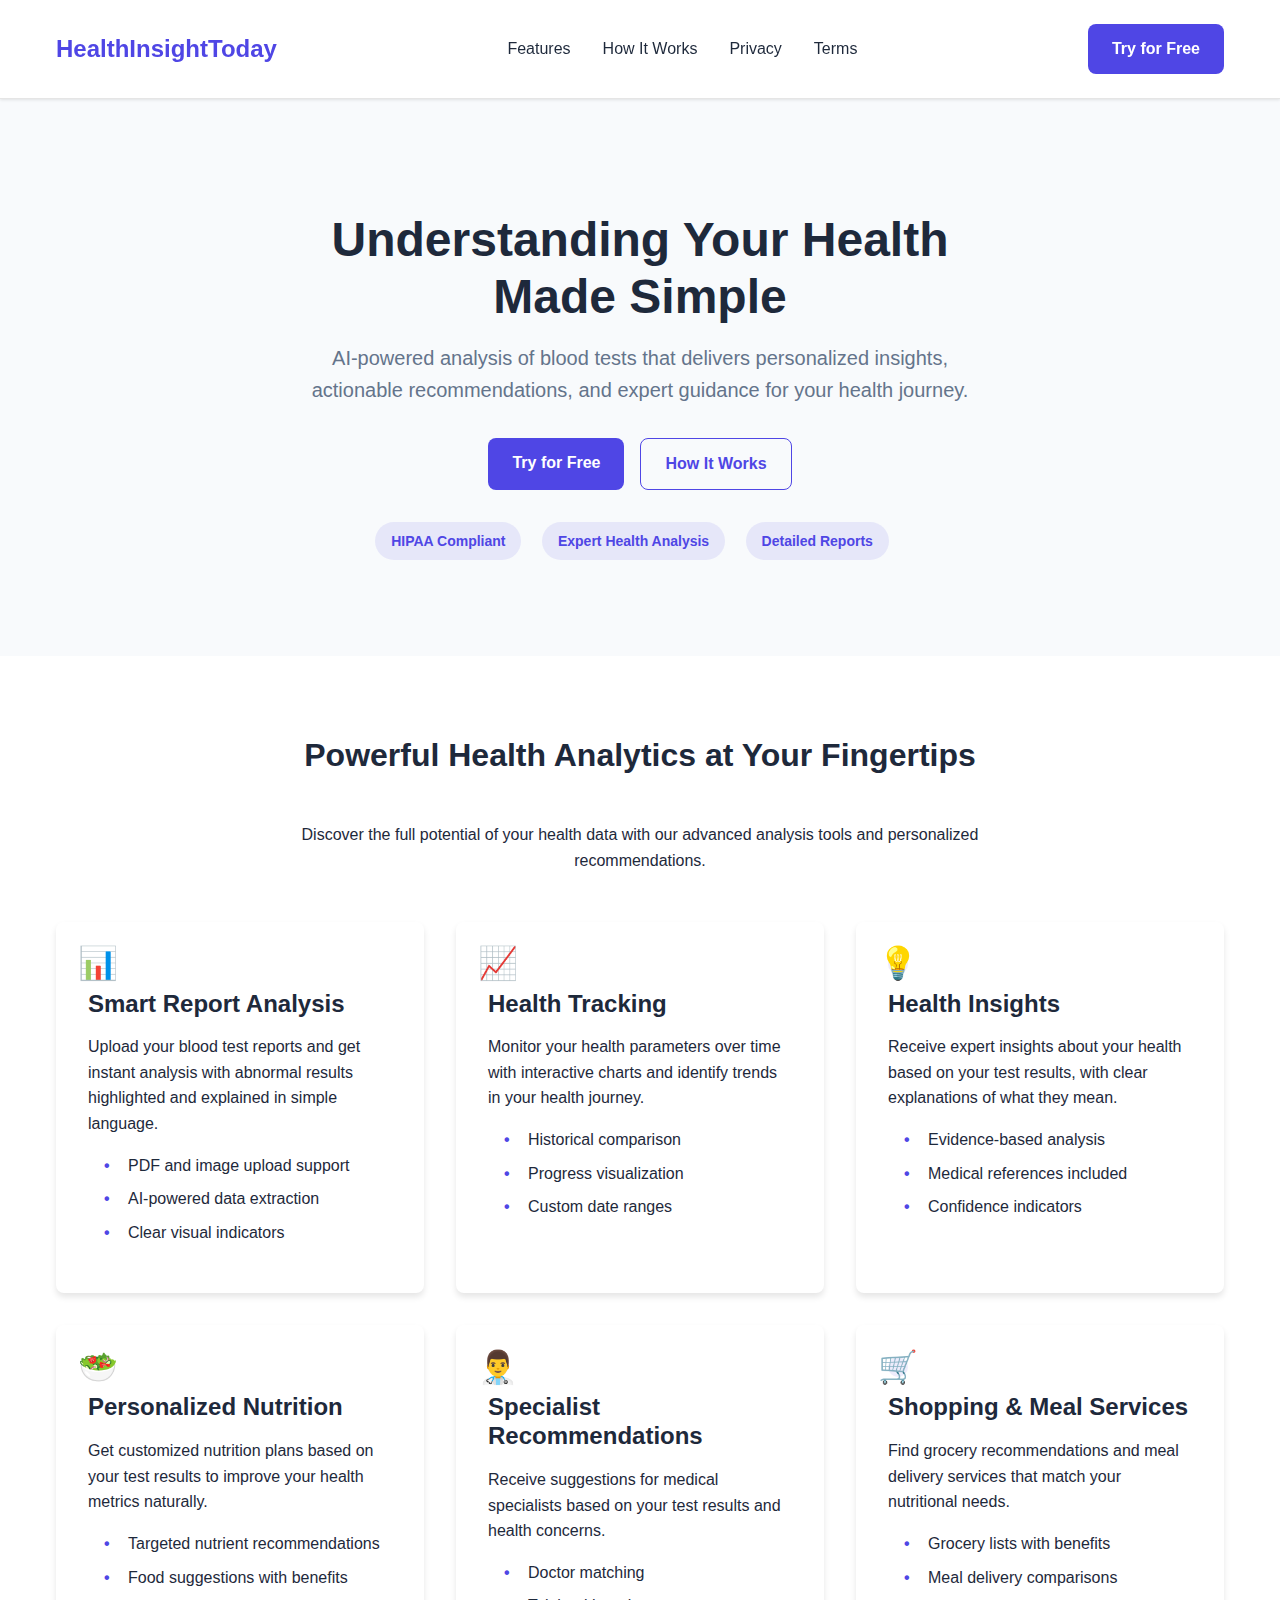
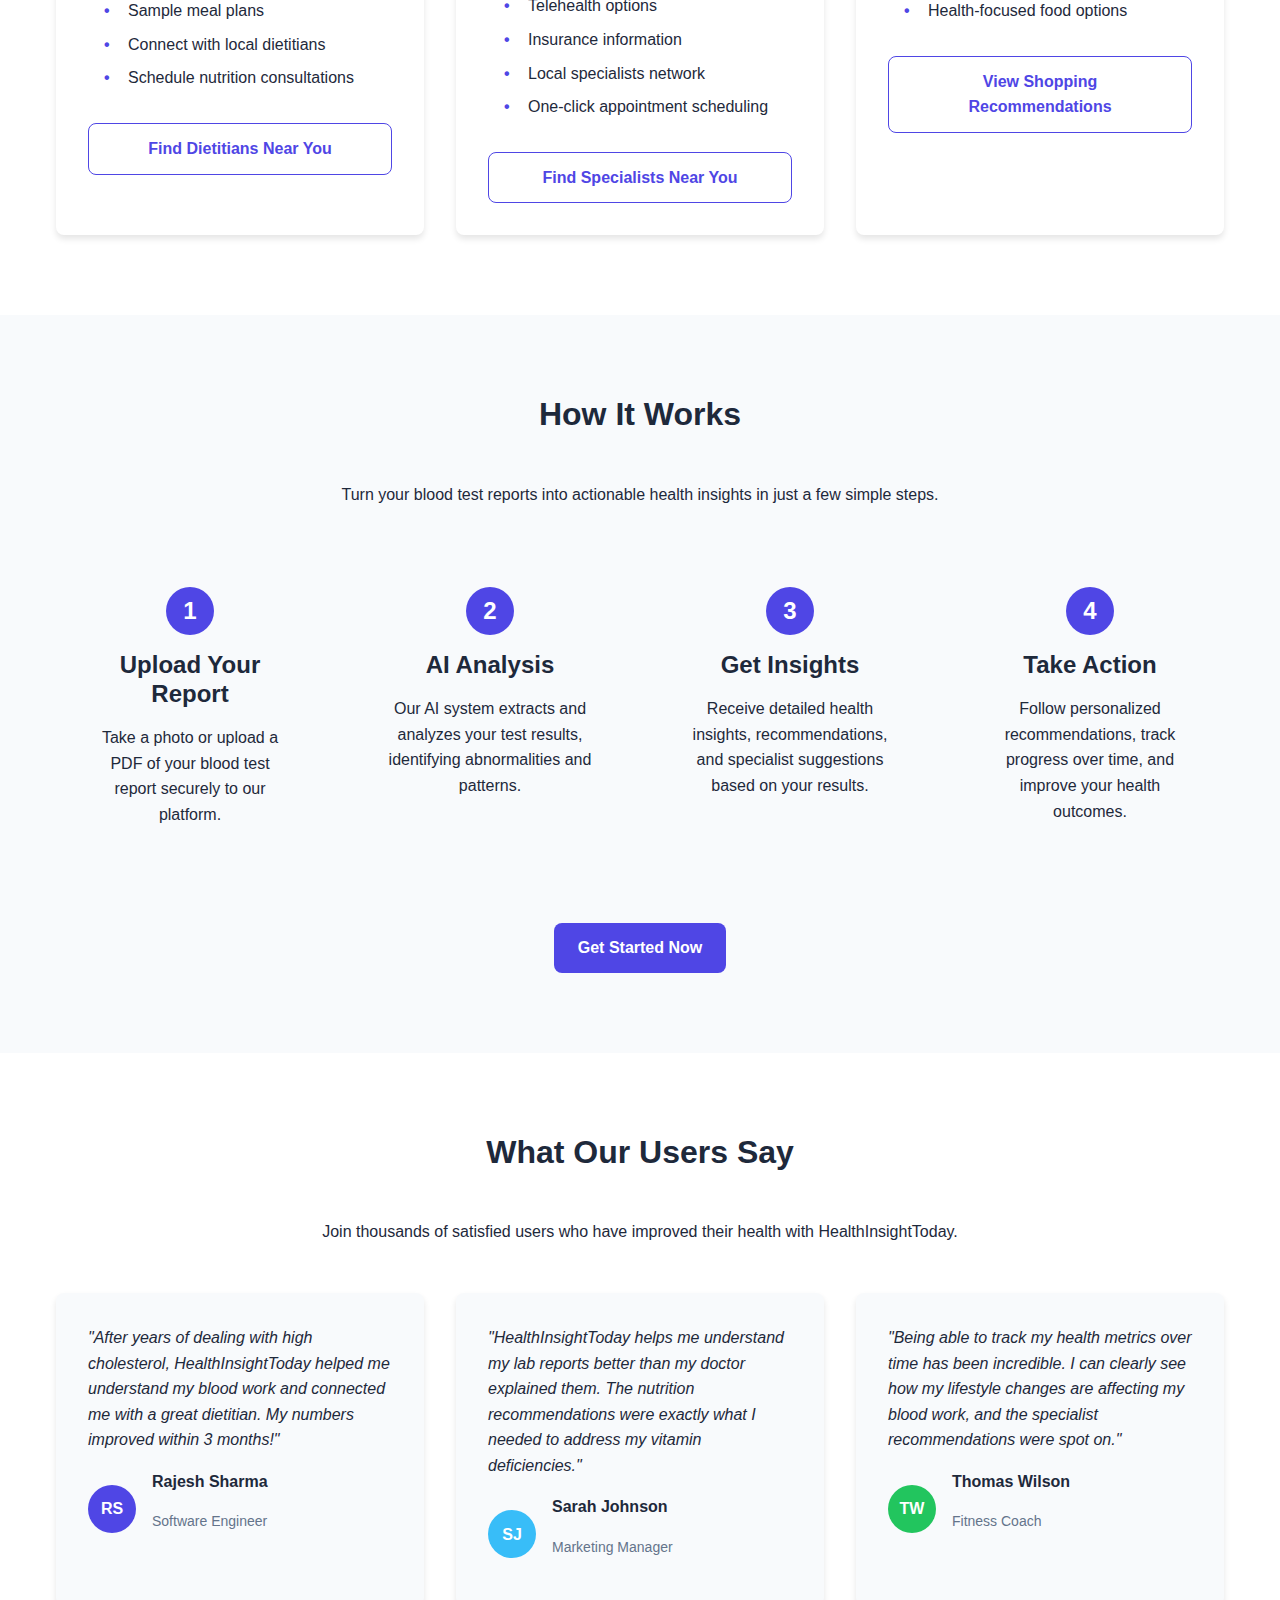
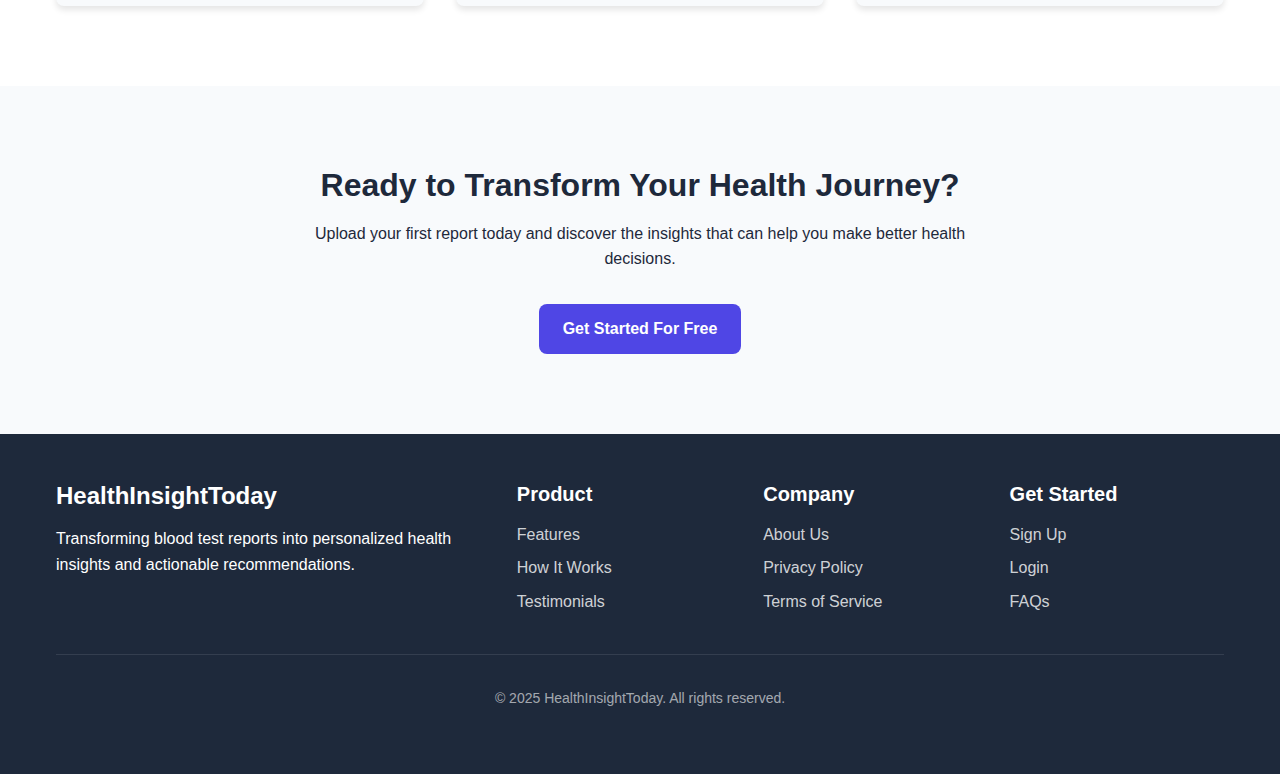
<file: index.html>
<!DOCTYPE html>
<html lang="en">
<head>
    <meta charset="UTF-8">
    <meta name="viewport" content="width=device-width, initial-scale=1.0">
    <title>HealthInsightToday - Understanding Your Health Made Simple</title>
    <!-- External CSS Files -->
    <link rel="stylesheet" href="assets/css/normalize.css">
    <link rel="stylesheet" href="assets/css/main.css">
    <link rel="stylesheet" href="assets/css/utilities.css">
    <!-- Custom styles specific to the homepage -->
    <style>
        :root {
            --primary: #4f46e5;
            --primary-dark: #3c35b1;
            --secondary: #38bdf8;
            --text: #1e293b;
            --text-light: #64748b;
            --background: #ffffff;
            --light-bg: #f8fafc;
            --success: #22c55e;
            --warning: #f59e0b;
            --error: #ef4444;
        }
        
        * {
            margin: 0;
            padding: 0;
            box-sizing: border-box;
            font-family: 'Inter', -apple-system, BlinkMacSystemFont, 'Segoe UI', Roboto, Oxygen, Ubuntu, Cantarell, 'Open Sans', 'Helvetica Neue', sans-serif;
        }
        
        body {
            color: var(--text);
            background-color: var(--background);
            line-height: 1.6;
        }
        
        h1, h2, h3, h4, h5, h6 {
            margin-bottom: 1rem;
            font-weight: 700;
            line-height: 1.2;
        }
        
        h1 {
            font-size: 2.5rem;
        }
        
        h2 {
            font-size: 2rem;
        }
        
        p {
            margin-bottom: 1rem;
        }
        
        a {
            color: var(--primary);
            text-decoration: none;
        }
        
        a:hover {
            text-decoration: underline;
        }
        
        .container {
            width: 100%;
            max-width: 1200px;
            margin: 0 auto;
            padding: 0 1rem;
        }
        
        .btn {
            display: inline-block;
            padding: 0.75rem 1.5rem;
            background-color: var(--primary);
            color: white;
            border-radius: 0.5rem;
            font-weight: 600;
            text-align: center;
            transition: background-color 0.2s;
        }
        
        .btn:hover {
            background-color: var(--primary-dark);
            text-decoration: none;
        }
        
        .btn-outline {
            background-color: transparent;
            border: 1px solid var(--primary);
            color: var(--primary);
        }
        
        .btn-outline:hover {
            background-color: var(--primary);
            color: white;
        }
        
        header {
            padding: 1.5rem 0;
            border-bottom: 1px solid rgba(0, 0, 0, 0.1);
        }
        
        .navbar {
            display: flex;
            justify-content: space-between;
            align-items: center;
        }
        
        .navbar-brand {
            font-size: 1.5rem;
            font-weight: 700;
            color: var(--primary);
        }
        
        .nav-menu {
            display: flex;
            gap: 2rem;
        }
        
        .nav-item {
            list-style: none;
        }
        
        .nav-link {
            color: var(--text);
            font-weight: 500;
        }
        
        .hero {
            padding: 5rem 0;
            text-align: center;
            background-color: var(--light-bg);
        }
        
        .hero-title {
            font-size: 3rem;
            margin-bottom: 1rem;
        }
        
        .hero-subtitle {
            font-size: 1.25rem;
            color: var(--text-light);
            max-width: 700px;
            margin: 0 auto 2rem;
        }
        
        .hero-buttons {
            display: flex;
            gap: 1rem;
            justify-content: center;
        }
        
        .section {
            padding: 5rem 0;
        }
        
        .section-title {
            text-align: center;
            margin-bottom: 3rem;
        }
        
        .feature-cards {
            display: grid;
            grid-template-columns: repeat(auto-fit, minmax(300px, 1fr));
            gap: 2rem;
        }
        
        .feature-card {
            padding: 2rem;
            border-radius: 0.5rem;
            box-shadow: 0 4px 6px rgba(0, 0, 0, 0.1);
            transition: transform 0.3s;
        }
        
        .feature-card:hover {
            transform: translateY(-5px);
        }
        
        .feature-icon {
            font-size: 2rem;
            color: var(--primary);
            margin-bottom: 1rem;
        }
        
        .how-it-works {
            display: grid;
            grid-template-columns: repeat(auto-fit, minmax(250px, 1fr));
            gap: 2rem;
            text-align: center;
        }
        
        .step {
            position: relative;
            padding: 2rem;
        }
        
        .step-number {
            display: flex;
            justify-content: center;
            align-items: center;
            width: 3rem;
            height: 3rem;
            background-color: var(--primary);
            color: white;
            border-radius: 50%;
            font-size: 1.5rem;
            font-weight: 700;
            margin: 0 auto 1rem;
        }
        
        .testimonials {
            display: grid;
            grid-template-columns: repeat(auto-fit, minmax(300px, 1fr));
            gap: 2rem;
        }
        
        .testimonial {
            padding: 2rem;
            border-radius: 0.5rem;
            box-shadow: 0 4px 6px rgba(0, 0, 0, 0.1);
            background-color: var(--light-bg);
        }
        
        .testimonial-content {
            font-style: italic;
            margin-bottom: 1rem;
        }
        
        .testimonial-author {
            font-weight: 700;
        }
        
        .testimonial-role {
            color: var(--text-light);
            font-size: 0.875rem;
        }
        
        .cta {
            text-align: center;
            padding: 5rem 0;
            background-color: var(--light-bg);
        }
        
        footer {
            background-color: var(--text);
            color: white;
            padding: 3rem 0;
        }
        
        .footer-content {
            display: grid;
            grid-template-columns: 2fr 1fr 1fr 1fr;
            gap: 2rem;
        }
        
        .footer-list {
            list-style: none;
        }
        
        .footer-list li {
            margin-bottom: 0.5rem;
        }
        
        .footer-list a {
            color: rgba(255, 255, 255, 0.8);
        }
        
        .footer-list a:hover {
            color: white;
        }
        
        .footer-bottom {
            margin-top: 2rem;
            padding-top: 2rem;
            border-top: 1px solid rgba(255, 255, 255, 0.1);
            text-align: center;
            font-size: 0.875rem;
            color: rgba(255, 255, 255, 0.6);
        }
        
        .feature-list {
            list-style: none;
            margin-left: 1rem;
            margin-bottom: 1rem;
        }
        
        .feature-list li {
            position: relative;
            padding-left: 1.5rem;
            margin-bottom: 0.5rem;
        }
        
        .feature-list li::before {
            content: "•";
            color: var(--primary);
            font-weight: bold;
            position: absolute;
            left: 0;
        }
        
        .trust-badge {
            display: inline-block;
            padding: 0.5rem 1rem;
            background-color: rgba(79, 70, 229, 0.1);
            color: var(--primary);
            border-radius: 2rem;
            font-weight: 600;
            font-size: 0.875rem;
            margin-right: 1rem;
            margin-bottom: 1rem;
        }
        
        .mobile-menu-btn {
            display: none;
            font-size: 1.5rem;
            background: none;
            border: none;
            cursor: pointer;
        }
        
        @media (max-width: 768px) {
            .mobile-menu-btn {
                display: block;
            }
            
            .nav-menu {
                position: fixed;
                top: 0;
                right: -100%;
                width: 80%;
                height: 100vh;
                background-color: white;
                flex-direction: column;
                align-items: center;
                justify-content: center;
                transition: 0.5s;
                box-shadow: -5px 0 15px rgba(0, 0, 0, 0.1);
                z-index: 100;
            }
            
            .nav-menu.active {
                right: 0;
            }
            
            .footer-content {
                grid-template-columns: 1fr;
                text-align: center;
            }
            
            .hero-buttons {
                flex-direction: column;
                align-items: center;
            }
        }
    </style>
</head>
<body>
    <header>
        <div class="container">
            <nav class="navbar">
                <a href="index.html" class="navbar-brand">HealthInsightToday</a>
                <ul class="nav-menu">
                    <li class="nav-item"><a href="#features" class="nav-link">Features</a></li>
                    <li class="nav-item"><a href="#how-it-works" class="nav-link">How It Works</a></li>
                    <li class="nav-item"><a href="privacy.html" class="nav-link">Privacy</a></li>
                    <li class="nav-item"><a href="terms.html" class="nav-link">Terms</a></li>
                </ul>
                <a href="pages/register.html" class="btn">Try for Free</a>
                <button class="mobile-menu-btn">☰</button>
            </nav>
        </div>
    </header>

    <section class="hero">
        <div class="container">
            <h1 class="hero-title">Understanding Your Health<br>Made Simple</h1>
            <p class="hero-subtitle">AI-powered analysis of blood tests that delivers personalized insights, actionable recommendations, and expert guidance for your health journey.</p>
            <div class="hero-buttons">
                <a href="pages/register.html" class="btn">Try for Free</a>
                <a href="#how-it-works" class="btn btn-outline">How It Works</a>
            </div>
            <div style="margin-top: 2rem;">
                <span class="trust-badge">HIPAA Compliant</span>
                <span class="trust-badge">Expert Health Analysis</span>
                <span class="trust-badge">Detailed Reports</span>
            </div>
        </div>
    </section>

    <section class="section" id="features">
        <div class="container">
            <h2 class="section-title">Powerful Health Analytics at Your Fingertips</h2>
            <p style="text-align: center; max-width: 700px; margin: 0 auto 3rem;">Discover the full potential of your health data with our advanced analysis tools and personalized recommendations.</p>
            
            <div class="feature-cards">
                <div class="feature-card">
                    <div class="feature-icon">📊</div>
                    <h3>Smart Report Analysis</h3>
                    <p>Upload your blood test reports and get instant analysis with abnormal results highlighted and explained in simple language.</p>
                    <ul class="feature-list">
                        <li>PDF and image upload support</li>
                        <li>AI-powered data extraction</li>
                        <li>Clear visual indicators</li>
                    </ul>
                </div>
                
                <div class="feature-card">
                    <div class="feature-icon">📈</div>
                    <h3>Health Tracking</h3>
                    <p>Monitor your health parameters over time with interactive charts and identify trends in your health journey.</p>
                    <ul class="feature-list">
                        <li>Historical comparison</li>
                        <li>Progress visualization</li>
                        <li>Custom date ranges</li>
                    </ul>
                </div>
                
                <div class="feature-card">
                    <div class="feature-icon">💡</div>
                    <h3>Health Insights</h3>
                    <p>Receive expert insights about your health based on your test results, with clear explanations of what they mean.</p>
                    <ul class="feature-list">
                        <li>Evidence-based analysis</li>
                        <li>Medical references included</li>
                        <li>Confidence indicators</li>
                    </ul>
                </div>
            </div>
            
            <div class="feature-cards" style="margin-top: 2rem;">
                <div class="feature-card">
                    <div class="feature-icon">🥗</div>
                    <h3>Personalized Nutrition</h3>
                    <p>Get customized nutrition plans based on your test results to improve your health metrics naturally.</p>
                    <ul class="feature-list">
                        <li>Targeted nutrient recommendations</li>
                        <li>Food suggestions with benefits</li>
                        <li>Sample meal plans</li>
                        <li>Connect with local dietitians</li>
                        <li>Schedule nutrition consultations</li>
                    </ul>
                    <a href="pages/diet.html" class="btn btn-outline" style="width: 100%; margin-top: 1rem;">Find Dietitians Near You</a>
                </div>
                
                <div class="feature-card">
                    <div class="feature-icon">👨‍⚕️</div>
                    <h3>Specialist Recommendations</h3>
                    <p>Receive suggestions for medical specialists based on your test results and health concerns.</p>
                    <ul class="feature-list">
                        <li>Doctor matching</li>
                        <li>Telehealth options</li>
                        <li>Insurance information</li>
                        <li>Local specialists network</li>
                        <li>One-click appointment scheduling</li>
                    </ul>
                    <a href="pages/specialists.html" class="btn btn-outline" style="width: 100%; margin-top: 1rem;">Find Specialists Near You</a>
                </div>
                
                <div class="feature-card">
                    <div class="feature-icon">🛒</div>
                    <h3>Shopping & Meal Services</h3>
                    <p>Find grocery recommendations and meal delivery services that match your nutritional needs.</p>
                    <ul class="feature-list">
                        <li>Grocery lists with benefits</li>
                        <li>Meal delivery comparisons</li>
                        <li>Health-focused food options</li>
                    </ul>
                    <a href="pages/shopping.html" class="btn btn-outline" style="width: 100%; margin-top: 1rem;">View Shopping Recommendations</a>
                </div>
            </div>
        </div>
    </section>

    <section class="section" id="how-it-works" style="background-color: var(--light-bg);">
        <div class="container">
            <h2 class="section-title">How It Works</h2>
            <p style="text-align: center; max-width: 700px; margin: 0 auto 3rem;">Turn your blood test reports into actionable health insights in just a few simple steps.</p>
            
            <div class="how-it-works">
                <div class="step">
                    <div class="step-number">1</div>
                    <h3>Upload Your Report</h3>
                    <p>Take a photo or upload a PDF of your blood test report securely to our platform.</p>
                </div>
                
                <div class="step">
                    <div class="step-number">2</div>
                    <h3>AI Analysis</h3>
                    <p>Our AI system extracts and analyzes your test results, identifying abnormalities and patterns.</p>
                </div>
                
                <div class="step">
                    <div class="step-number">3</div>
                    <h3>Get Insights</h3>
                    <p>Receive detailed health insights, recommendations, and specialist suggestions based on your results.</p>
                </div>
                
                <div class="step">
                    <div class="step-number">4</div>
                    <h3>Take Action</h3>
                    <p>Follow personalized recommendations, track progress over time, and improve your health outcomes.</p>
                </div>
            </div>
            
            <div style="text-align: center; margin-top: 3rem;">
                <a href="pages/register.html" class="btn">Get Started Now</a>
            </div>
        </div>
    </section>

    <section class="section" id="testimonials">
        <div class="container">
            <h2 class="section-title">What Our Users Say</h2>
            <p style="text-align: center; max-width: 700px; margin: 0 auto 3rem;">Join thousands of satisfied users who have improved their health with HealthInsightToday.</p>
            
            <div class="testimonials">
                <div class="testimonial">
                    <p class="testimonial-content">"After years of dealing with high cholesterol, HealthInsightToday helped me understand my blood work and connected me with a great dietitian. My numbers improved within 3 months!"</p>
                    <div style="display: flex; align-items: center;">
                        <div style="width: 3rem; height: 3rem; border-radius: 50%; background-color: var(--primary); color: white; display: flex; justify-content: center; align-items: center; margin-right: 1rem; font-weight: 700;">RS</div>
                        <div>
                            <p class="testimonial-author">Rajesh Sharma</p>
                            <p class="testimonial-role">Software Engineer</p>
                        </div>
                    </div>
                </div>
                
                <div class="testimonial">
                    <p class="testimonial-content">"HealthInsightToday helps me understand my lab reports better than my doctor explained them. The nutrition recommendations were exactly what I needed to address my vitamin deficiencies."</p>
                    <div style="display: flex; align-items: center;">
                        <div style="width: 3rem; height: 3rem; border-radius: 50%; background-color: var(--secondary); color: white; display: flex; justify-content: center; align-items: center; margin-right: 1rem; font-weight: 700;">SJ</div>
                        <div>
                            <p class="testimonial-author">Sarah Johnson</p>
                            <p class="testimonial-role">Marketing Manager</p>
                        </div>
                    </div>
                </div>
                
                <div class="testimonial">
                    <p class="testimonial-content">"Being able to track my health metrics over time has been incredible. I can clearly see how my lifestyle changes are affecting my blood work, and the specialist recommendations were spot on."</p>
                    <div style="display: flex; align-items: center;">
                        <div style="width: 3rem; height: 3rem; border-radius: 50%; background-color: var(--success); color: white; display: flex; justify-content: center; align-items: center; margin-right: 1rem; font-weight: 700;">TW</div>
                        <div>
                            <p class="testimonial-author">Thomas Wilson</p>
                            <p class="testimonial-role">Fitness Coach</p>
                        </div>
                    </div>
                </div>
            </div>
        </div>
    </section>

    <section class="cta" id="try-free">
        <div class="container">
            <h2>Ready to Transform Your Health Journey?</h2>
            <p style="max-width: 700px; margin: 0 auto 2rem;">Upload your first report today and discover the insights that can help you make better health decisions.</p>
            <a href="pages/register.html" class="btn">Get Started For Free</a>
        </div>
    </section>

    <footer>
        <div class="container">
            <div class="footer-content">
                <div>
                    <h3 style="color: white;">HealthInsightToday</h3>
                    <p>Transforming blood test reports into personalized health insights and actionable recommendations.</p>
                </div>
                
                <div>
                    <h4 style="color: white;">Product</h4>
                    <ul class="footer-list">
                        <li><a href="#features">Features</a></li>
                        <li><a href="#how-it-works">How It Works</a></li>
                        <li><a href="#testimonials">Testimonials</a></li>
                    </ul>
                </div>
                
                <div>
                    <h4 style="color: white;">Company</h4>
                    <ul class="footer-list">
                        <li><a href="about.html">About Us</a></li>
                        <li><a href="privacy.html">Privacy Policy</a></li>
                        <li><a href="terms.html">Terms of Service</a></li>
                    </ul>
                </div>
                
                <div>
                    <h4 style="color: white;">Get Started</h4>
                    <ul class="footer-list">
                        <li><a href="pages/register.html">Sign Up</a></li>
                        <li><a href="pages/login.html">Login</a></li>
                        <li><a href="faq.html">FAQs</a></li>
                    </ul>
                </div>
            </div>
            
            <div class="footer-bottom">
                <p>© 2025 HealthInsightToday. All rights reserved.</p>
            </div>
        </div>
    </footer>

    <script>
        // Mobile menu toggle
        const mobileMenuBtn = document.querySelector('.mobile-menu-btn');
        const navMenu = document.querySelector('.nav-menu');
        
        if (mobileMenuBtn) {
            mobileMenuBtn.addEventListener('click', () => {
                navMenu.classList.toggle('active');
            });
        }
        
        // Smooth scrolling for anchor links
        document.querySelectorAll('a[href^="#"]').forEach(anchor => {
            anchor.addEventListener('click', function (e) {
                e.preventDefault();
                
                const target = document.querySelector(this.getAttribute('href'));
                if (target) {
                    window.scrollTo({
                        top: target.offsetTop - 100,
                        behavior: 'smooth'
                    });
                }
                
                // Close mobile menu if open
                if (navMenu.classList.contains('active')) {
                    navMenu.classList.remove('active');
                }
            });
        });
    </script>
</body>
</html>
</file>
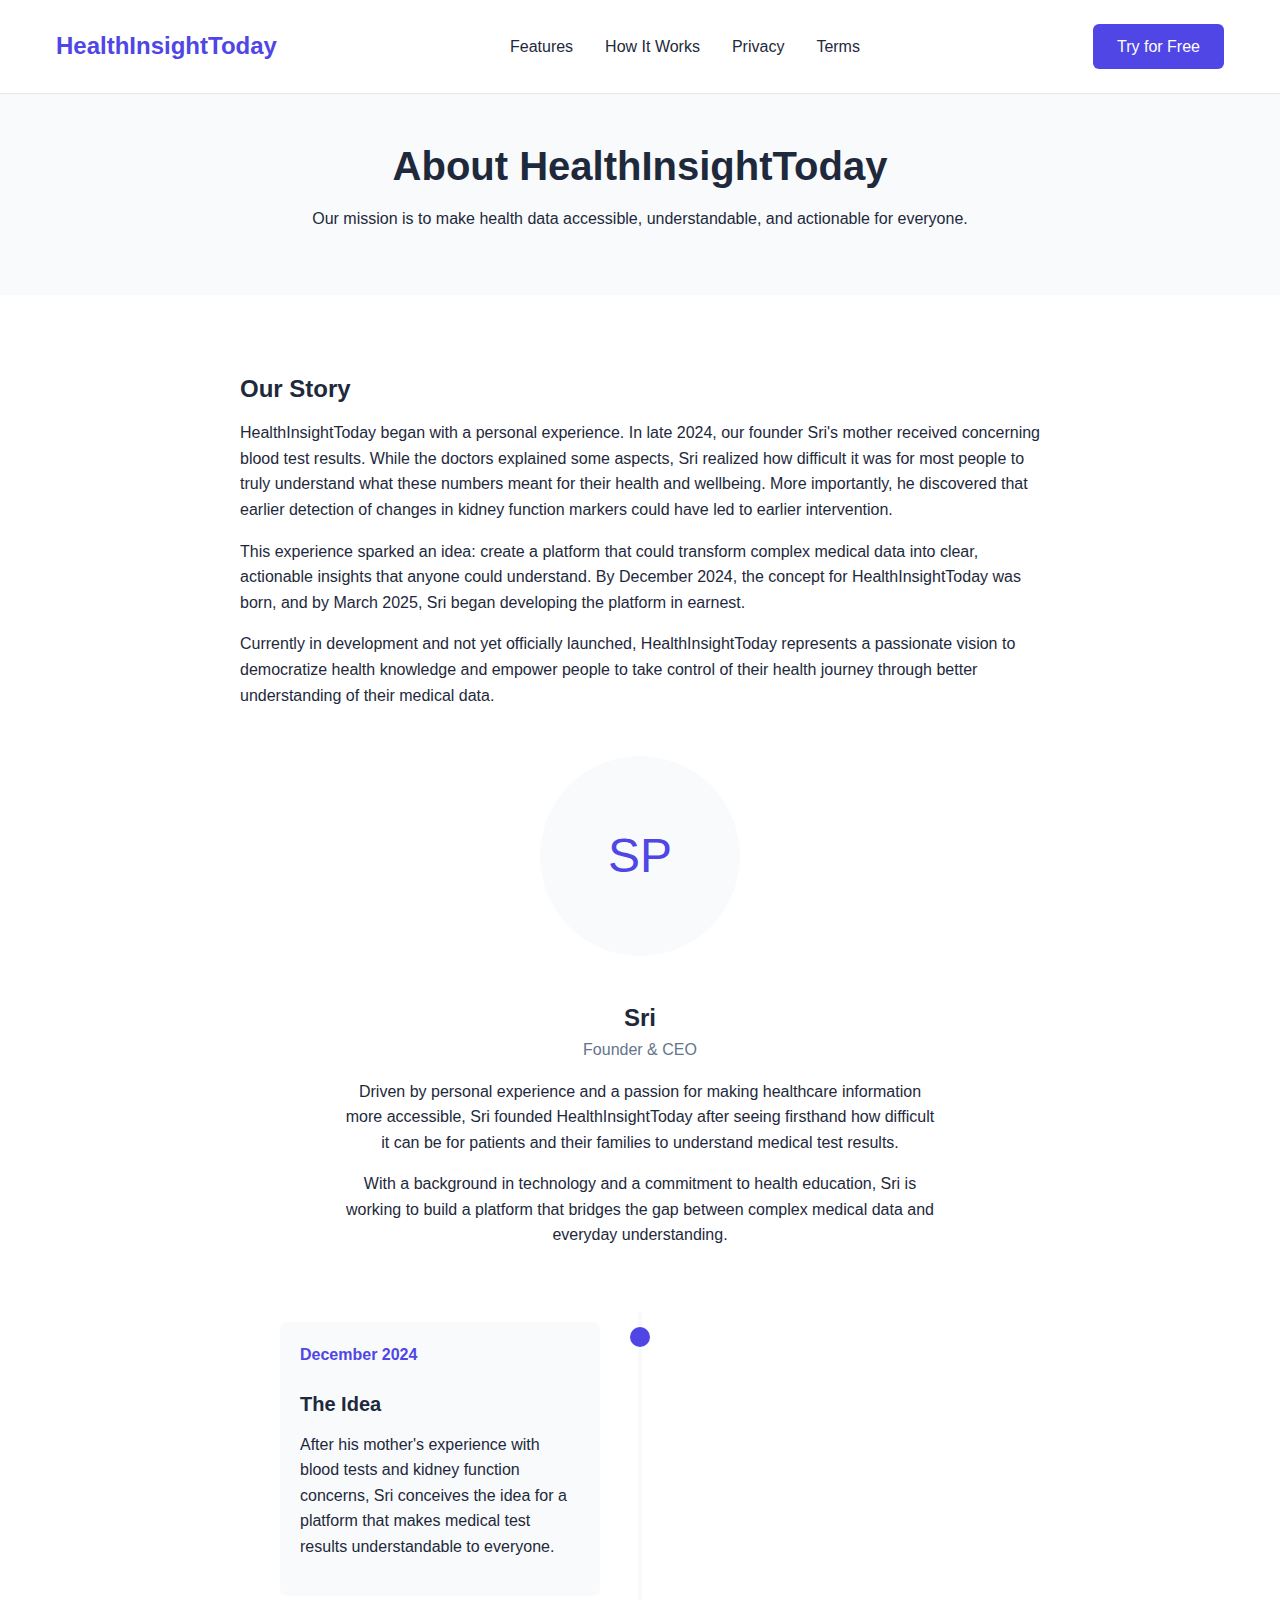
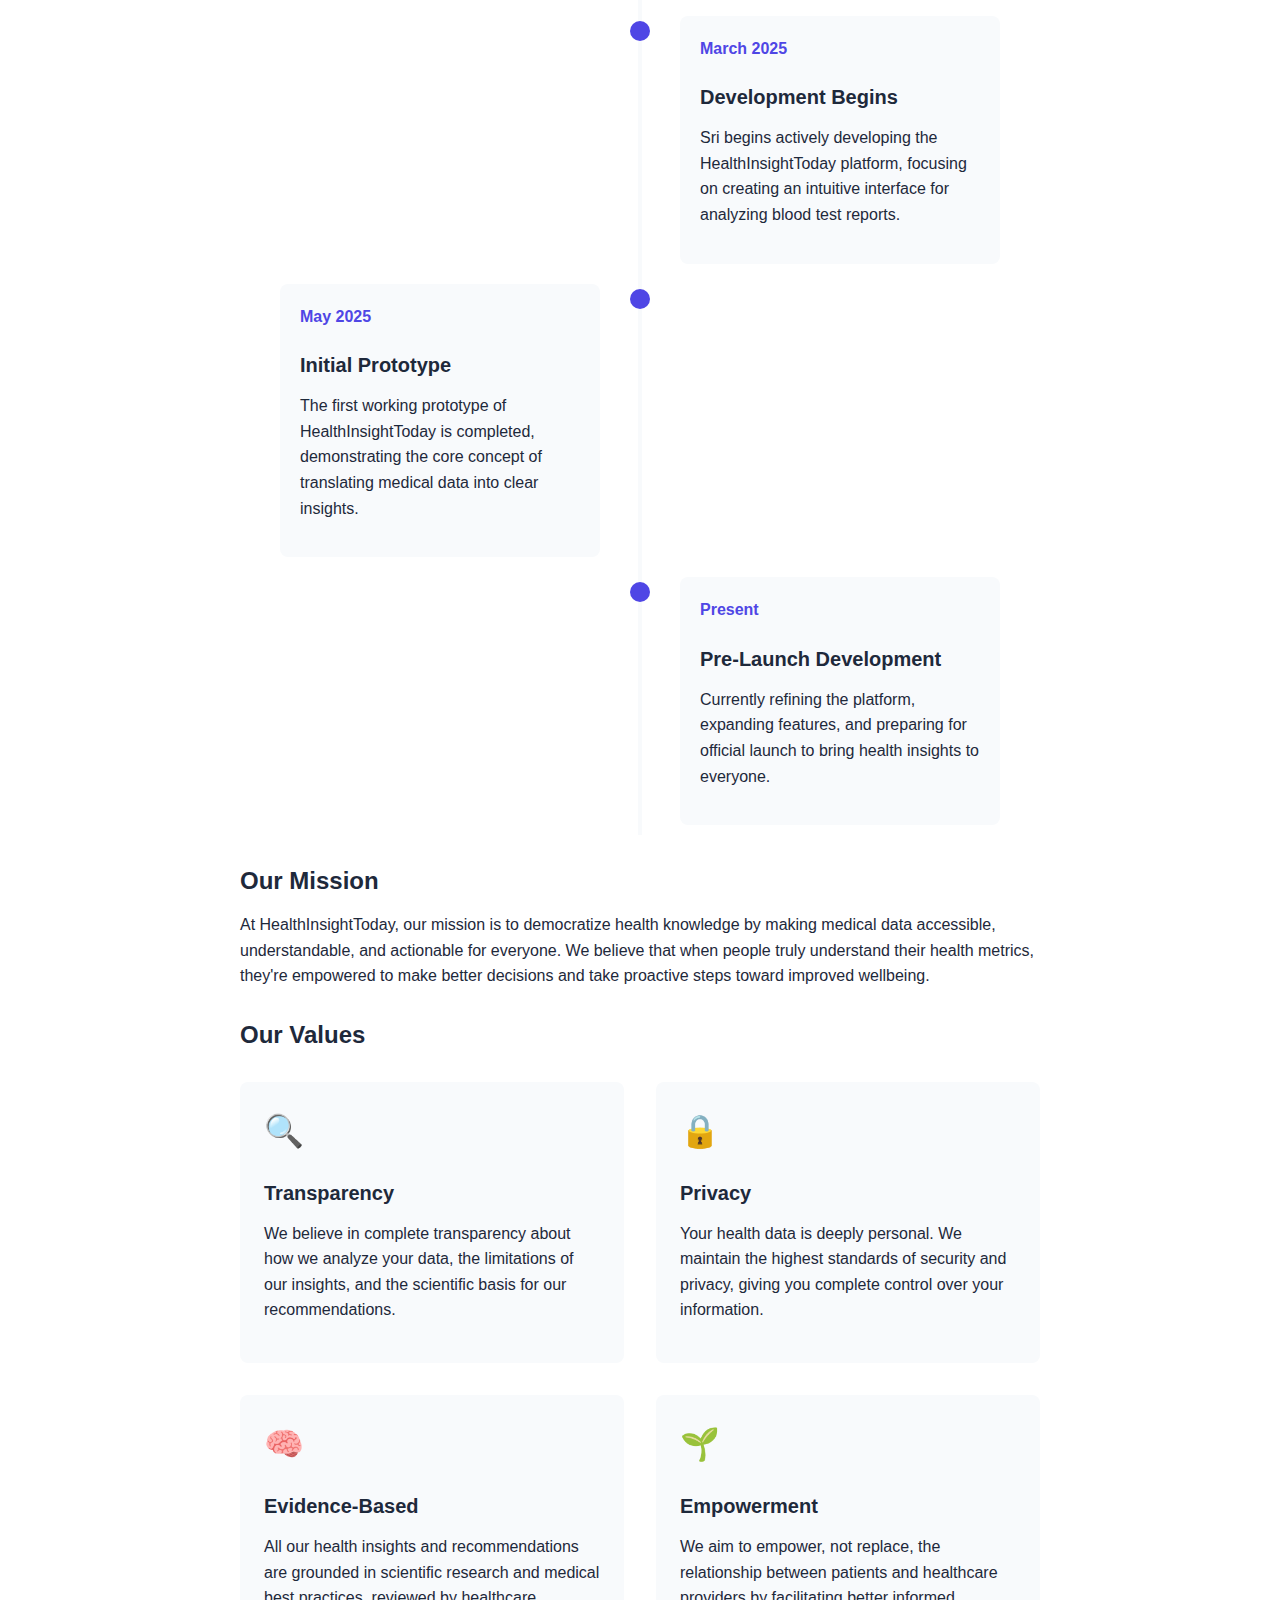
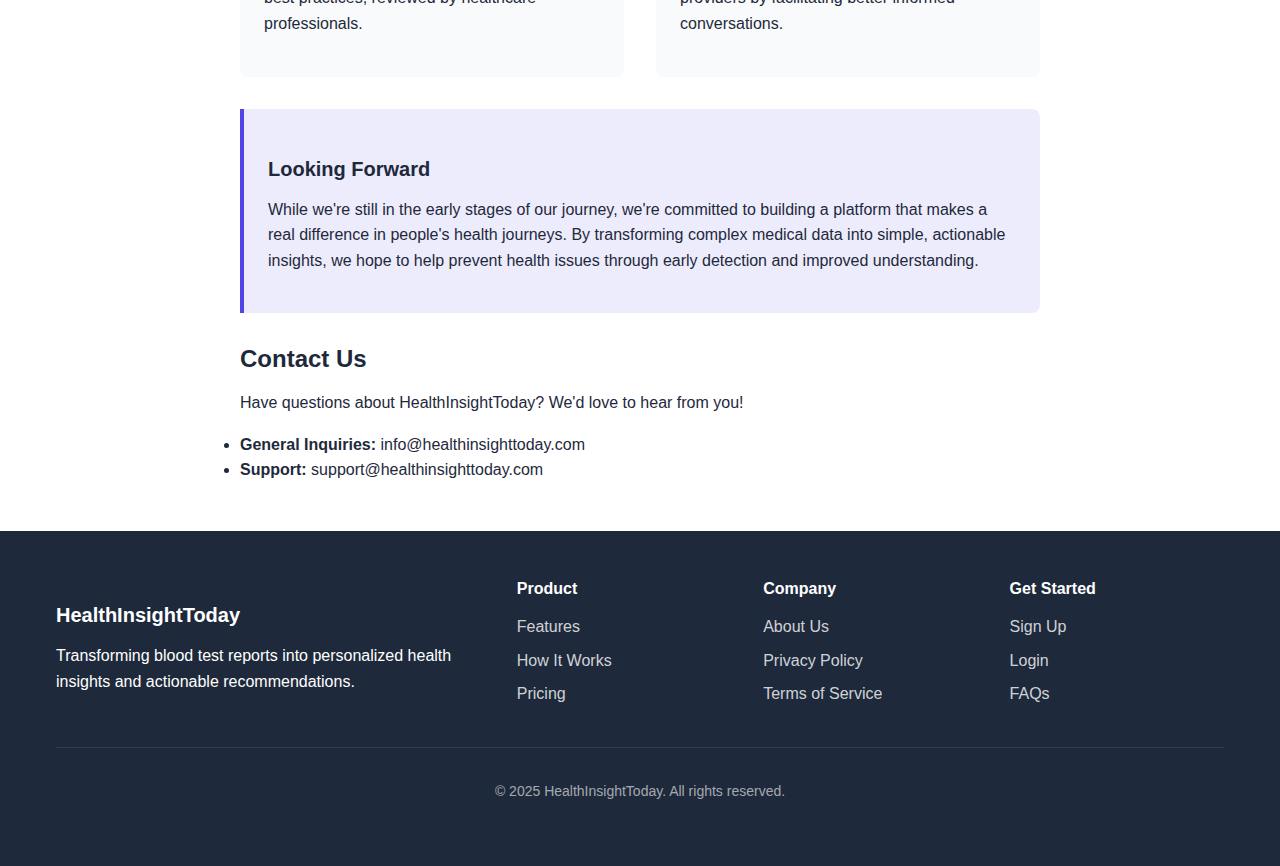
<file: about.html>
<!DOCTYPE html>
<html lang="en">
<head>
    <meta charset="UTF-8">
    <meta name="viewport" content="width=device-width, initial-scale=1.0">
    <title>About Us - HealthInsightToday</title>
    <style>
        :root {
            --primary: #4f46e5;
            --primary-dark: #3c35b1;
            --secondary: #38bdf8;
            --text: #1e293b;
            --text-light: #64748b;
            --background: #ffffff;
            --light-bg: #f8fafc;
            --success: #22c55e;
            --warning: #f59e0b;
            --error: #ef4444;
        }
        
        * {
            margin: 0;
            padding: 0;
            box-sizing: border-box;
            font-family: 'Inter', -apple-system, BlinkMacSystemFont, 'Segoe UI', Roboto, Oxygen, Ubuntu, Cantarell, 'Open Sans', 'Helvetica Neue', sans-serif;
        }
        
        body {
            color: var(--text);
            background-color: var(--background);
            line-height: 1.6;
        }
        
        h1, h2, h3, h4, h5, h6 {
            margin-bottom: 1rem;
            font-weight: 700;
            line-height: 1.2;
        }
        
        h1 {
            font-size: 2.5rem;
        }
        
        h2 {
            font-size: 1.5rem;
            margin-top: 2rem;
        }
        
        h3 {
            font-size: 1.25rem;
            margin-top: 1.5rem;
        }
        
        p {
            margin-bottom: 1rem;
        }
        
        a {
            color: var(--primary);
            text-decoration: none;
        }
        
        a:hover {
            text-decoration: underline;
        }
        
        .container {
            width: 100%;
            max-width: 1200px;
            margin: 0 auto;
            padding: 0 1rem;
        }
        
        header {
            padding: 1.5rem 0;
            border-bottom: 1px solid rgba(0, 0, 0, 0.1);
        }
        
        .navbar {
            display: flex;
            justify-content: space-between;
            align-items: center;
        }
        
        .navbar-brand {
            font-size: 1.5rem;
            font-weight: 700;
            color: var(--primary);
        }
        
        .nav-menu {
            display: flex;
            gap: 2rem;
        }
        
        .nav-item {
            list-style: none;
        }
        
        .nav-link {
            color: var(--text);
            font-weight: 500;
        }
        
        .btn {
            display: inline-block;
            background-color: var(--primary);
            color: white;
            padding: 0.6rem 1.5rem;
            border-radius: 0.375rem;
            font-weight: 500;
            transition: background-color 0.3s;
        }
        
        .btn:hover {
            background-color: var(--primary-dark);
            text-decoration: none;
        }
        
        .page-header {
            background-color: var(--light-bg);
            padding: 3rem 0;
            text-align: center;
        }
        
        .page-title {
            font-size: 2.5rem;
            margin-bottom: 1rem;
        }
        
        .content-section {
            padding: 3rem 0;
        }
        
        .about-content {
            max-width: 800px;
            margin: 0 auto;
        }
        
        .team-section {
            margin-top: 3rem;
        }
        
        .founder-profile {
            display: flex;
            flex-direction: column;
            align-items: center;
            text-align: center;
            margin: 3rem 0;
        }
        
        .founder-photo {
            width: 200px;
            height: 200px;
            border-radius: 50%;
            object-fit: cover;
            margin-bottom: 1.5rem;
            background-color: var(--light-bg);
            display: flex;
            align-items: center;
            justify-content: center;
            font-size: 3rem;
            color: var(--primary);
        }
        
        .founder-name {
            font-size: 1.5rem;
            font-weight: 700;
            margin-bottom: 0.25rem;
        }
        
        .founder-role {
            font-size: 1rem;
            color: var(--text-light);
            margin-bottom: 1rem;
        }
        
        .founder-bio {
            max-width: 600px;
        }
        
        .values-grid {
            display: grid;
            grid-template-columns: repeat(2, 1fr);
            gap: 2rem;
            margin-top: 2rem;
        }
        
        .value-card {
            background-color: var(--light-bg);
            padding: 1.5rem;
            border-radius: 0.5rem;
        }
        
        .value-icon {
            font-size: 2rem;
            margin-bottom: 1rem;
            color: var(--primary);
        }
        
        .timeline {
            position: relative;
            max-width: 800px;
            margin: 2rem auto;
        }
        
        .timeline::after {
            content: '';
            position: absolute;
            width: 4px;
            background-color: var(--light-bg);
            top: 0;
            bottom: 0;
            left: 50%;
            margin-left: -2px;
        }
        
        .timeline-item {
            padding: 10px 40px;
            position: relative;
            width: 50%;
        }
        
        .timeline-item::after {
            content: '';
            position: absolute;
            width: 20px;
            height: 20px;
            background-color: var(--primary);
            border-radius: 50%;
            top: 15px;
            right: -10px;
            z-index: 1;
        }
        
        .timeline-item.left {
            left: 0;
        }
        
        .timeline-item.right {
            left: 50%;
        }
        
        .timeline-item.right::after {
            left: -10px;
        }
        
        .timeline-content {
            padding: 20px;
            background-color: var(--light-bg);
            border-radius: 0.5rem;
        }
        
        .timeline-year {
            font-weight: 700;
            color: var(--primary);
        }
        
        .highlight-box {
            background-color: rgba(79, 70, 229, 0.1);
            border-left: 4px solid var(--primary);
            padding: 1.5rem;
            margin: 2rem 0;
            border-radius: 0 0.5rem 0.5rem 0;
        }
        
        footer {
            background-color: var(--text);
            color: white;
            padding: 3rem 0;
        }
        
        .footer-content {
            display: grid;
            grid-template-columns: 2fr 1fr 1fr 1fr;
            gap: 2rem;
        }
        
        .footer-list {
            list-style: none;
        }
        
        .footer-list li {
            margin-bottom: 0.5rem;
        }
        
        .footer-list a {
            color: rgba(255, 255, 255, 0.8);
        }
        
        .footer-list a:hover {
            color: white;
        }
        
        .footer-bottom {
            margin-top: 2rem;
            padding-top: 2rem;
            border-top: 1px solid rgba(255, 255, 255, 0.1);
            text-align: center;
            font-size: 0.875rem;
            color: rgba(255, 255, 255, 0.6);
        }
        
        .mobile-menu-btn {
            display: none;
            font-size: 1.5rem;
            background: none;
            border: none;
            cursor: pointer;
        }
        
        @media (max-width: 768px) {
            .mobile-menu-btn {
                display: block;
            }
            
            .nav-menu {
                position: fixed;
                top: 0;
                right: -100%;
                width: 80%;
                height: 100vh;
                background-color: white;
                flex-direction: column;
                align-items: center;
                justify-content: center;
                transition: 0.5s;
                box-shadow: -5px 0 15px rgba(0, 0, 0, 0.1);
                z-index: 100;
            }
            
            .nav-menu.active {
                right: 0;
            }
            
            .values-grid {
                grid-template-columns: 1fr;
            }
            
            .timeline::after {
                left: 31px;
            }
            
            .timeline-item {
                width: 100%;
                padding-left: 70px;
                padding-right: 25px;
            }
            
            .timeline-item.right {
                left: 0;
            }
            
            .timeline-item::after {
                left: 21px;
            }
            
            .timeline-item.right::after {
                left: 21px;
            }
            
            .footer-content {
                grid-template-columns: 1fr;
                text-align: center;
            }
        }
    </style>
</head>
<body>
    <header>
        <div class="container">
            <nav class="navbar">
                <a href="index.html" class="navbar-brand">HealthInsightToday</a>
                <ul class="nav-menu">
                    <li class="nav-item"><a href="index.html#features" class="nav-link">Features</a></li>
                    <li class="nav-item"><a href="index.html#how-it-works" class="nav-link">How It Works</a></li>
                    <li class="nav-item"><a href="privacy.html" class="nav-link">Privacy</a></li>
                    <li class="nav-item"><a href="terms.html" class="nav-link">Terms</a></li>
                </ul>
                <a href="pages/register.html" class="btn">Try for Free</a>
                <button class="mobile-menu-btn">☰</button>
            </nav>
        </div>
    </header>

    <section class="page-header">
        <div class="container">
            <h1 class="page-title">About HealthInsightToday</h1>
            <p>Our mission is to make health data accessible, understandable, and actionable for everyone.</p>
        </div>
    </section>

    <section class="content-section">
        <div class="container">
            <div class="about-content">
                <h2>Our Story</h2>
                <p>HealthInsightToday began with a personal experience. In late 2024, our founder Sri's mother received concerning blood test results. While the doctors explained some aspects, Sri realized how difficult it was for most people to truly understand what these numbers meant for their health and wellbeing. More importantly, he discovered that earlier detection of changes in kidney function markers could have led to earlier intervention.</p>
                
                <p>This experience sparked an idea: create a platform that could transform complex medical data into clear, actionable insights that anyone could understand. By December 2024, the concept for HealthInsightToday was born, and by March 2025, Sri began developing the platform in earnest.</p>
                
                <p>Currently in development and not yet officially launched, HealthInsightToday represents a passionate vision to democratize health knowledge and empower people to take control of their health journey through better understanding of their medical data.</p>
                
                <div class="founder-profile">
                    <div class="founder-photo">SP</div>
                    <h3 class="founder-name">Sri</h3>
                    <p class="founder-role">Founder & CEO</p>
                    <div class="founder-bio">
                        <p>Driven by personal experience and a passion for making healthcare information more accessible, Sri founded HealthInsightToday after seeing firsthand how difficult it can be for patients and their families to understand medical test results.</p>
                        <p>With a background in technology and a commitment to health education, Sri is working to build a platform that bridges the gap between complex medical data and everyday understanding.</p>
                    </div>
                </div>
                
                <div class="timeline">
                    <div class="timeline-item left">
                        <div class="timeline-content">
                            <span class="timeline-year">December 2024</span>
                            <h3>The Idea</h3>
                            <p>After his mother's experience with blood tests and kidney function concerns, Sri conceives the idea for a platform that makes medical test results understandable to everyone.</p>
                        </div>
                    </div>
                    
                    <div class="timeline-item right">
                        <div class="timeline-content">
                            <span class="timeline-year">March 2025</span>
                            <h3>Development Begins</h3>
                            <p>Sri begins actively developing the HealthInsightToday platform, focusing on creating an intuitive interface for analyzing blood test reports.</p>
                        </div>
                    </div>
                    
                    <div class="timeline-item left">
                        <div class="timeline-content">
                            <span class="timeline-year">May 2025</span>
                            <h3>Initial Prototype</h3>
                            <p>The first working prototype of HealthInsightToday is completed, demonstrating the core concept of translating medical data into clear insights.</p>
                        </div>
                    </div>
                    
                    <div class="timeline-item right">
                        <div class="timeline-content">
                            <span class="timeline-year">Present</span>
                            <h3>Pre-Launch Development</h3>
                            <p>Currently refining the platform, expanding features, and preparing for official launch to bring health insights to everyone.</p>
                        </div>
                    </div>
                </div>
                
                <h2>Our Mission</h2>
                <p>At HealthInsightToday, our mission is to democratize health knowledge by making medical data accessible, understandable, and actionable for everyone. We believe that when people truly understand their health metrics, they're empowered to make better decisions and take proactive steps toward improved wellbeing.</p>
                
                <h2>Our Values</h2>
                <div class="values-grid">
                    <div class="value-card">
                        <div class="value-icon">🔍</div>
                        <h3>Transparency</h3>
                        <p>We believe in complete transparency about how we analyze your data, the limitations of our insights, and the scientific basis for our recommendations.</p>
                    </div>
                    
                    <div class="value-card">
                        <div class="value-icon">🔒</div>
                        <h3>Privacy</h3>
                        <p>Your health data is deeply personal. We maintain the highest standards of security and privacy, giving you complete control over your information.</p>
                    </div>
                    
                    <div class="value-card">
                        <div class="value-icon">🧠</div>
                        <h3>Evidence-Based</h3>
                        <p>All our health insights and recommendations are grounded in scientific research and medical best practices, reviewed by healthcare professionals.</p>
                    </div>
                    
                    <div class="value-card">
                        <div class="value-icon">🌱</div>
                        <h3>Empowerment</h3>
                        <p>We aim to empower, not replace, the relationship between patients and healthcare providers by facilitating better informed conversations.</p>
                    </div>
                </div>
                
                <div class="highlight-box">
                    <h3>Looking Forward</h3>
                    <p>While we're still in the early stages of our journey, we're committed to building a platform that makes a real difference in people's health journeys. By transforming complex medical data into simple, actionable insights, we hope to help prevent health issues through early detection and improved understanding.</p>
                </div>
                
                <h2>Contact Us</h2>
                <p>Have questions about HealthInsightToday? We'd love to hear from you!</p>
                <ul>
                    <li><strong>General Inquiries:</strong> info@healthinsighttoday.com</li>
                    <li><strong>Support:</strong> support@healthinsighttoday.com</li>
                </ul>
            </div>
        </div>
    </section>

    <footer>
        <div class="container">
            <div class="footer-content">
                <div>
                    <h3 style="color: white;">HealthInsightToday</h3>
                    <p>Transforming blood test reports into personalized health insights and actionable recommendations.</p>
                </div>
                
                <div>
                    <h4 style="color: white;">Product</h4>
                    <ul class="footer-list">
                        <li><a href="index.html#features">Features</a></li>
                        <li><a href="index.html#how-it-works">How It Works</a></li>
                        <li><a href="#">Pricing</a></li>
                    </ul>
                </div>
                
                <div>
                    <h4 style="color: white;">Company</h4>
                    <ul class="footer-list">
                        <li><a href="about.html">About Us</a></li>
                        <li><a href="privacy.html">Privacy Policy</a></li>
                        <li><a href="terms.html">Terms of Service</a></li>
                    </ul>
                </div>
                
                <div>
                    <h4 style="color: white;">Get Started</h4>
                    <ul class="footer-list">
                        <li><a href="pages/register.html">Sign Up</a></li>
                        <li><a href="pages/login.html">Login</a></li>
                        <li><a href="faq.html">FAQs</a></li>
                    </ul>
                </div>
            </div>
            
            <div class="footer-bottom">
                <p>© 2025 HealthInsightToday. All rights reserved.</p>
            </div>
        </div>
    </footer>

    <script>
        // Mobile menu toggle
        const mobileMenuBtn = document.querySelector('.mobile-menu-btn');
        const navMenu = document.querySelector('.nav-menu');
        
        if (mobileMenuBtn) {
            mobileMenuBtn.addEventListener('click', () => {
                navMenu.classList.toggle('active');
            });
        }
        
        // Smooth scrolling for anchor links
        document.querySelectorAll('a[href^="#"]').forEach(anchor => {
            anchor.addEventListener('click', function (e) {
                e.preventDefault();
                
                const target = document.querySelector(this.getAttribute('href'));
                if (target) {
                    window.scrollTo({
                        top: target.offsetTop - 100,
                        behavior: 'smooth'
                    });
                }
                
                // Close mobile menu if open
                if (navMenu.classList.contains('active')) {
                    navMenu.classList.remove('active');
                }
            });
        });
    </script>
</body>
</html>
</file>
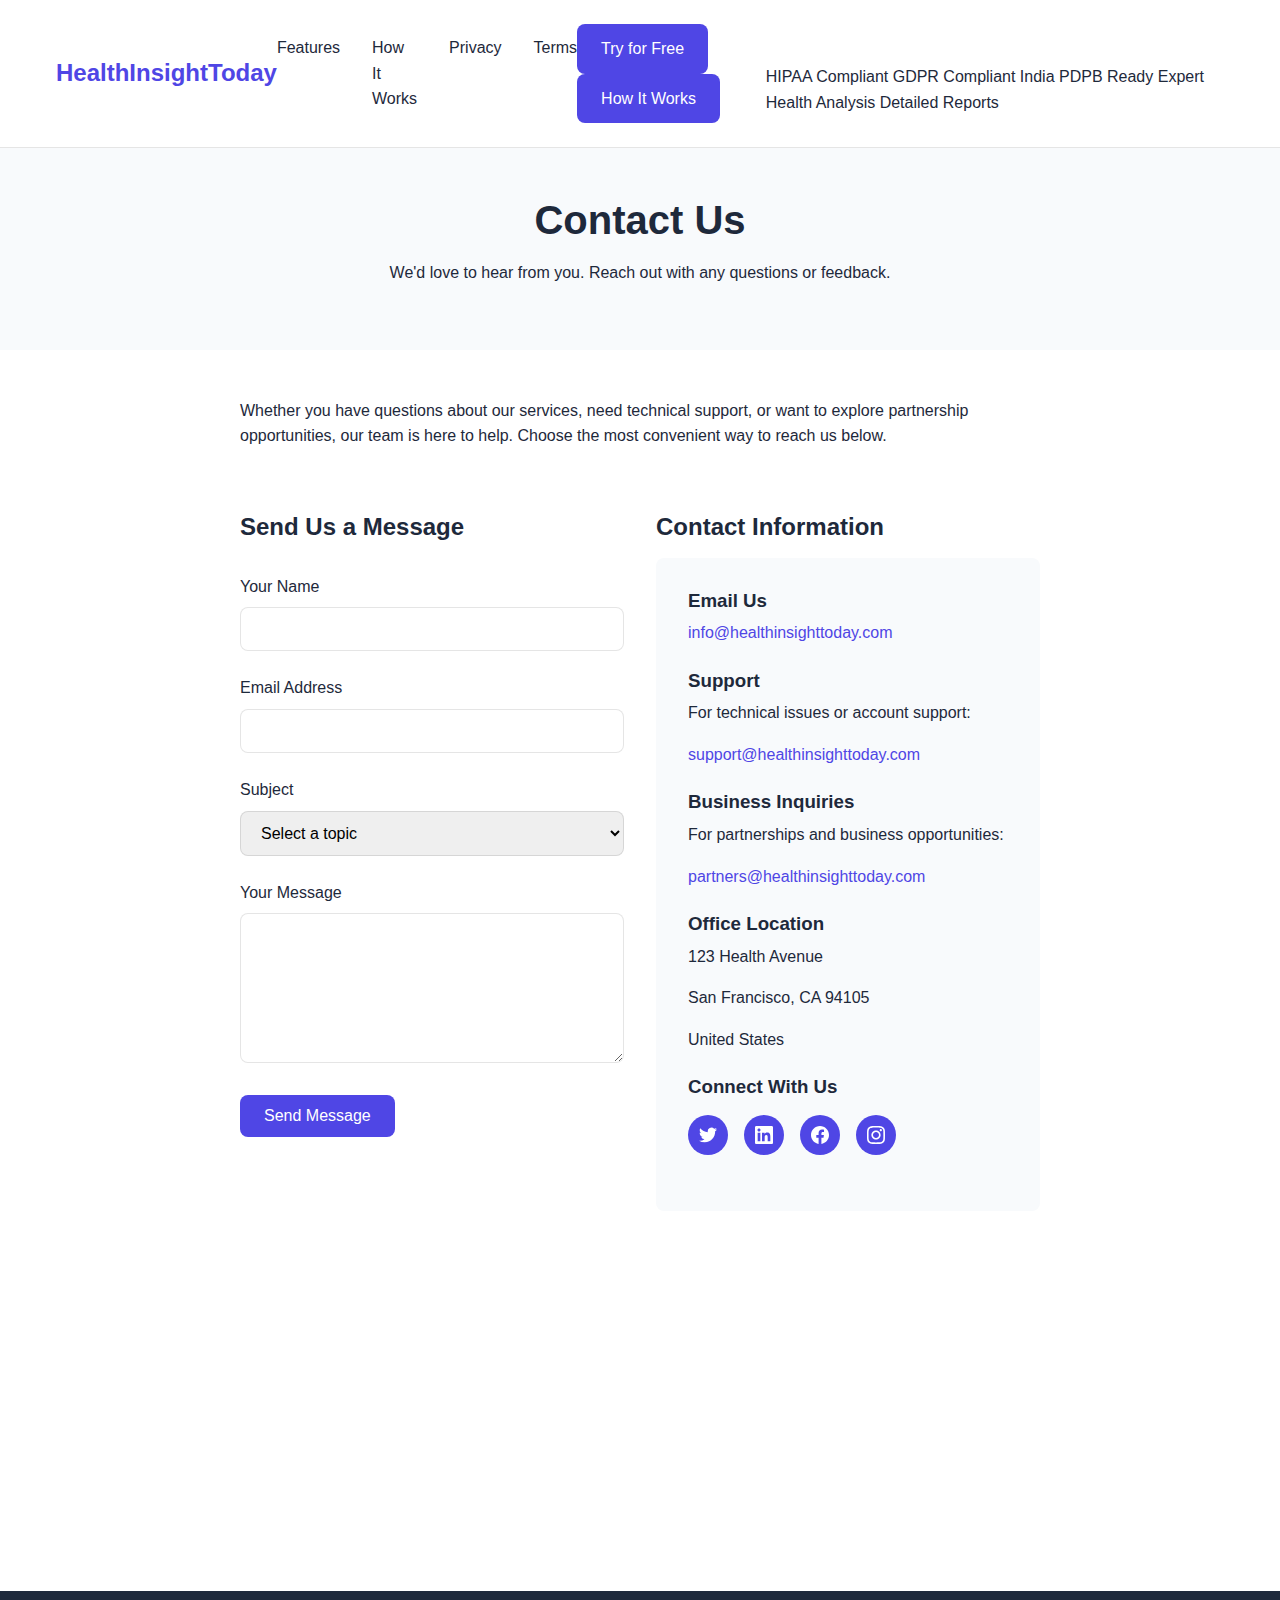
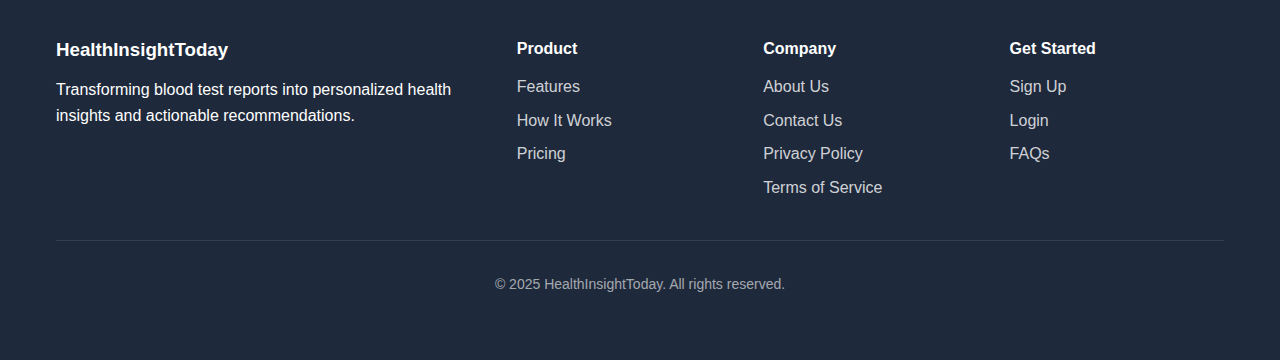
<file: contact.html>
<!DOCTYPE html>
<html lang="en">
<head>
    <meta charset="UTF-8">
    <meta name="viewport" content="width=device-width, initial-scale=1.0">
    <title>Contact Us - HealthInsightToday</title>
    <style>
        :root {
            --primary: #4f46e5;
            --primary-dark: #3c35b1;
            --secondary: #38bdf8;
            --text: #1e293b;
            --text-light: #64748b;
            --background: #ffffff;
            --light-bg: #f8fafc;
            --success: #22c55e;
            --warning: #f59e0b;
            --error: #ef4444;
        }
        
        * {
            margin: 0;
            padding: 0;
            box-sizing: border-box;
            font-family: 'Inter', -apple-system, BlinkMacSystemFont, 'Segoe UI', Roboto, Oxygen, Ubuntu, Cantarell, 'Open Sans', 'Helvetica Neue', sans-serif;
        }
        
        body {
            color: var(--text);
            background-color: var(--background);
            line-height: 1.6;
        }
        
        h1, h2, h3, h4, h5, h6 {
            margin-bottom: 1rem;
            font-weight: 700;
            line-height: 1.2;
        }
        
        h1 {
            font-size: 2.5rem;
        }
        
        h2 {
            font-size: 1.5rem;
            margin-top: 2rem;
        }
        
        p {
            margin-bottom: 1rem;
        }
        
        a {
            color: var(--primary);
            text-decoration: none;
        }
        
        a:hover {
            text-decoration: underline;
        }
        
        .container {
            width: 100%;
            max-width: 1200px;
            margin: 0 auto;
            padding: 0 1rem;
        }
        
        .btn {
            display: inline-block;
            background-color: var(--primary);
            color: white;
            padding: 0.75rem 1.5rem;
            border-radius: 0.5rem;
            font-weight: 500;
            transition: background-color 0.3s;
            border: none;
            cursor: pointer;
            font-size: 1rem;
        }
        
        .btn:hover {
            background-color: var(--primary-dark);
            text-decoration: none;
        }
        
        header {
            padding: 1.5rem 0;
            border-bottom: 1px solid rgba(0, 0, 0, 0.1);
        }
        
        .navbar {
            display: flex;
            justify-content: space-between;
            align-items: center;
        }
        
        .navbar-brand {
            font-size: 1.5rem;
            font-weight: 700;
            color: var(--primary);
        }
        
        .nav-menu {
            display: flex;
            gap: 2rem;
        }
        
        .nav-item {
            list-style: none;
        }
        
        .nav-link {
            color: var(--text);
            font-weight: 500;
        }
        
        .page-header {
            background-color: var(--light-bg);
            padding: 3rem 0;
            text-align: center;
        }
        
        .page-title {
            font-size: 2.5rem;
            margin-bottom: 1rem;
        }
        
        .content-section {
            padding: 3rem 0;
        }
        
        .contact-content {
            max-width: 800px;
            margin: 0 auto;
        }
        
        .contact-grid {
            display: grid;
            grid-template-columns: 1fr 1fr;
            gap: 2rem;
            margin-top: 2rem;
        }
        
        .contact-form {
            margin-top: 2rem;
        }
        
        .form-group {
            margin-bottom: 1.5rem;
        }
        
        .form-group label {
            display: block;
            margin-bottom: 0.5rem;
            font-weight: 500;
        }
        
        .form-group input,
        .form-group textarea,
        .form-group select {
            width: 100%;
            padding: 0.75rem 1rem;
            border: 1px solid rgba(0, 0, 0, 0.1);
            border-radius: 0.5rem;
            font-size: 1rem;
        }
        
        .form-group textarea {
            min-height: 150px;
            resize: vertical;
        }
        
        .contact-info {
            background-color: var(--light-bg);
            padding: 2rem;
            border-radius: 0.5rem;
        }
        
        .contact-method {
            margin-bottom: 1.5rem;
        }
        
        .contact-method h3 {
            margin-bottom: 0.5rem;
        }
        
        .social-links {
            display: flex;
            gap: 1rem;
            margin-top: 1rem;
        }
        
        .social-links a {
            display: inline-flex;
            align-items: center;
            justify-content: center;
            width: 40px;
            height: 40px;
            background-color: var(--primary);
            color: white;
            border-radius: 50%;
            transition: background-color 0.3s;
        }
        
        .social-links a:hover {
            background-color: var(--primary-dark);
        }
        
        .map-container {
            height: 300px;
            border-radius: 0.5rem;
            overflow: hidden;
            margin-top: 2rem;
        }
        
        .map-container iframe {
            width: 100%;
            height: 100%;
            border: 0;
        }
        
        footer {
            background-color: var(--text);
            color: white;
            padding: 3rem 0;
        }
        
        .footer-content {
            display: grid;
            grid-template-columns: 2fr 1fr 1fr 1fr;
            gap: 2rem;
        }
        
        .footer-list {
            list-style: none;
        }
        
        .footer-list li {
            margin-bottom: 0.5rem;
        }
        
        .footer-list a {
            color: rgba(255, 255, 255, 0.8);
        }
        
        .footer-list a:hover {
            color: white;
        }
        
        .footer-bottom {
            margin-top: 2rem;
            padding-top: 2rem;
            border-top: 1px solid rgba(255, 255, 255, 0.1);
            text-align: center;
            font-size: 0.875rem;
            color: rgba(255, 255, 255, 0.6);
        }
        
        .mobile-menu-btn {
            display: none;
            font-size: 1.5rem;
            background: none;
            border: none;
            cursor: pointer;
        }
        
        @media (max-width: 768px) {
            .mobile-menu-btn {
                display: block;
            }
            
            .nav-menu {
                position: fixed;
                top: 0;
                right: -100%;
                width: 80%;
                height: 100vh;
                background-color: white;
                flex-direction: column;
                align-items: center;
                justify-content: center;
                transition: 0.5s;
                box-shadow: -5px 0 15px rgba(0, 0, 0, 0.1);
                z-index: 100;
            }
            
            .nav-menu.active {
                right: 0;
            }
            
            .contact-grid {
                grid-template-columns: 1fr;
            }
            
            .footer-content {
                grid-template-columns: 1fr;
                text-align: center;
            }
        }
    </style>
</head>
<body>
    <header>
        <div class="container">
            <nav class="navbar">
                <a href="index.html" class="navbar-brand">HealthInsightToday</a>
                <ul class="nav-menu">
                    <li class="nav-item"><a href="index.html#features" class="nav-link">Features</a></li>
                    <li class="nav-item"><a href="index.html#how-it-works" class="nav-link">How It Works</a></li>
                    <li class="nav-item"><a href="privacy.html" class="nav-link">Privacy</a></li>
                    <li class="nav-item"><a href="terms.html" class="nav-link">Terms</a></li>
                </ul>
                <div class="hero-buttons">
                    <a href="pages/register.html" class="btn">Try for Free</a>
                    <a href="#how-it-works" class="btn btn-outline">How It Works</a>
                </div>
                <div style="margin-top: 2rem;">
                    <span class="trust-badge">HIPAA Compliant</span>
                    <span class="trust-badge">GDPR Compliant</span>
                    <span class="trust-badge">India PDPB Ready</span>
                    <span class="trust-badge">Expert Health Analysis</span>
                    <span class="trust-badge">Detailed Reports</span>
                </div>
                <button class="mobile-menu-btn">☰</button>
            </nav>
        </div>
    </header>

    <section class="page-header">
        <div class="container">
            <h1 class="page-title">Contact Us</h1>
            <p>We'd love to hear from you. Reach out with any questions or feedback.</p>
        </div>
    </section>

    <section class="content-section">
        <div class="container">
            <div class="contact-content">
                <p>Whether you have questions about our services, need technical support, or want to explore partnership opportunities, our team is here to help. Choose the most convenient way to reach us below.</p>
                
                <div class="contact-grid">
                    <div>
                        <h2>Send Us a Message</h2>
                        <form class="contact-form" id="contact-form">
                            <div class="form-group">
                                <label for="name">Your Name</label>
                                <input type="text" id="name" name="name" required>
                            </div>
                            
                            <div class="form-group">
                                <label for="email">Email Address</label>
                                <input type="email" id="email" name="email" required>
                            </div>
                            
                            <div class="form-group">
                                <label for="subject">Subject</label>
                                <select id="subject" name="subject" required>
                                    <option value="">Select a topic</option>
                                    <option value="general">General Inquiry</option>
                                    <option value="support">Technical Support</option>
                                    <option value="feedback">Feedback</option>
                                    <option value="partnership">Partnership Opportunity</option>
                                    <option value="press">Press Inquiry</option>
                                </select>
                            </div>
                            
                            <div class="form-group">
                                <label for="message">Your Message</label>
                                <textarea id="message" name="message" required></textarea>
                            </div>
                            
                            <button type="submit" class="btn">Send Message</button>
                        </form>
                    </div>
                    
                    <div>
                        <h2>Contact Information</h2>
                        <div class="contact-info">
                            <div class="contact-method">
                                <h3>Email Us</h3>
                                <p><a href="mailto:info@healthinsighttoday.com">info@healthinsighttoday.com</a></p>
                            </div>
                            
                            <div class="contact-method">
                                <h3>Support</h3>
                                <p>For technical issues or account support:</p>
                                <p><a href="mailto:support@healthinsighttoday.com">support@healthinsighttoday.com</a></p>
                            </div>
                            
                            <div class="contact-method">
                                <h3>Business Inquiries</h3>
                                <p>For partnerships and business opportunities:</p>
                                <p><a href="mailto:partners@healthinsighttoday.com">partners@healthinsighttoday.com</a></p>
                            </div>
                            
                            <div class="contact-method">
                                <h3>Office Location</h3>
                                <p>123 Health Avenue</p>
                                <p>San Francisco, CA 94105</p>
                                <p>United States</p>
                            </div>
                            
                            <div class="contact-method">
                                <h3>Connect With Us</h3>
                                <div class="social-links">
                                    <a href="#" aria-label="Twitter">
                                        <svg width="18" height="18" fill="currentColor" viewBox="0 0 24 24">
                                            <path d="M23.953 4.57a10 10 0 01-2.825.775 4.958 4.958 0 002.163-2.723c-.951.555-2.005.959-3.127 1.184a4.92 4.92 0 00-8.384 4.482C7.69 8.095 4.067 6.13 1.64 3.162a4.822 4.822 0 00-.666 2.475c0 1.71.87 3.213 2.188 4.096a4.904 4.904 0 01-2.228-.616v.06a4.923 4.923 0 003.946 4.827 4.996 4.996 0 01-2.212.085 4.937 4.937 0 004.604 3.417 9.868 9.868 0 01-6.102 2.105c-.39 0-.779-.023-1.17-.067a13.995 13.995 0 007.557 2.209c9.054 0 13.999-7.496 13.999-13.986 0-.209 0-.42-.015-.63a9.936 9.936 0 002.46-2.548l-.047-.02z"/>
                                        </svg>
                                    </a>
                                    <a href="#" aria-label="LinkedIn">
                                        <svg width="18" height="18" fill="currentColor" viewBox="0 0 24 24">
                                            <path d="M20.447 20.452h-3.554v-5.569c0-1.328-.027-3.037-1.852-3.037-1.853 0-2.136 1.445-2.136 2.939v5.667H9.351V9h3.414v1.561h.046c.477-.9 1.637-1.85 3.37-1.85 3.601 0 4.267 2.37 4.267 5.455v6.286zM5.337 7.433c-1.144 0-2.063-.926-2.063-2.065 0-1.138.92-2.063 2.063-2.063 1.14 0 2.064.925 2.064 2.063 0 1.139-.925 2.065-2.064 2.065zm1.782 13.019H3.555V9h3.564v11.452zM22.225 0H1.771C.792 0 0 .774 0 1.729v20.542C0 23.227.792 24 1.771 24h20.454C23.2 24 24 23.227 24 22.271V1.729C24 .774 23.2 0 22.225 0z"/>
                                        </svg>
                                    </a>
                                    <a href="#" aria-label="Facebook">
                                        <svg width="18" height="18" fill="currentColor" viewBox="0 0 24 24">
                                            <path d="M24 12.073c0-6.627-5.373-12-12-12s-12 5.373-12 12c0 5.99 4.388 10.954 10.125 11.854v-8.385H7.078v-3.47h3.047V9.43c0-3.007 1.792-4.669 4.533-4.669 1.312 0 2.686.235 2.686.235v2.953H15.83c-1.491 0-1.956.925-1.956 1.874v2.25h3.328l-.532 3.47h-2.796v8.385C19.612 23.027 24 18.062 24 12.073z"/>
                                        </svg>
                                    </a>
                                    <a href="#" aria-label="Instagram">
                                        <svg width="18" height="18" fill="currentColor" viewBox="0 0 24 24">
                                            <path d="M12 0C8.74 0 8.333.015 7.053.072 5.775.132 4.905.333 4.14.63c-.789.306-1.459.717-2.126 1.384S.935 3.35.63 4.14C.333 4.905.131 5.775.072 7.053.012 8.333 0 8.74 0 12s.015 3.667.072 4.947c.06 1.277.261 2.148.558 2.913.306.788.717 1.459 1.384 2.126.667.666 1.336 1.079 2.126 1.384.766.296 1.636.499 2.913.558C8.333 23.988 8.74 24 12 24s3.667-.015 4.947-.072c1.277-.06 2.148-.262 2.913-.558.788-.306 1.459-.718 2.126-1.384.666-.667 1.079-1.335 1.384-2.126.296-.765.499-1.636.558-2.913.06-1.28.072-1.687.072-4.947s-.015-3.667-.072-4.947c-.06-1.277-.262-2.149-.558-2.913-.306-.789-.718-1.459-1.384-2.126C21.319 1.347 20.651.935 19.86.63c-.765-.297-1.636-.499-2.913-.558C15.667.012 15.26 0 12 0zm0 2.16c3.203 0 3.585.016 4.85.071 1.17.055 1.805.249 2.227.415.562.217.96.477 1.382.896.419.42.679.819.896 1.381.164.422.36 1.057.413 2.227.057 1.266.07 1.646.07 4.85s-.015 3.585-.074 4.85c-.061 1.17-.256 1.805-.421 2.227-.224.562-.479.96-.899 1.382-.419.419-.824.679-1.38.896-.42.164-1.065.36-2.235.413-1.274.057-1.649.07-4.859.07-3.211 0-3.586-.015-4.859-.074-1.171-.061-1.816-.256-2.236-.421-.569-.224-.96-.479-1.379-.899-.421-.419-.69-.824-.9-1.38-.165-.42-.359-1.065-.42-2.235-.045-1.26-.061-1.649-.061-4.844 0-3.196.016-3.586.061-4.861.061-1.17.255-1.814.42-2.234.21-.57.479-.96.9-1.381.419-.419.81-.689 1.379-.898.42-.166 1.051-.361 2.221-.421 1.275-.045 1.65-.06 4.859-.06l.045.03zm0 3.678c-3.405 0-6.162 2.76-6.162 6.162 0 3.405 2.76 6.162 6.162 6.162 3.405 0 6.162-2.76 6.162-6.162 0-3.405-2.76-6.162-6.162-6.162zM12 16c-2.21 0-4-1.79-4-4s1.79-4 4-4 4 1.79 4 4-1.79 4-4 4zm7.846-10.405c0 .795-.646 1.44-1.44 1.44-.795 0-1.44-.646-1.44-1.44 0-.794.646-1.439 1.44-1.439.793-.001 1.44.645 1.44 1.439z"/>
                                        </svg>
                                    </a>
                                </div>
                            </div>
                        </div>
                    </div>
                </div>
                
                <div class="map-container">
                    <iframe src="https://www.google.com/maps/embed?pb=!1m18!1m12!1m3!1d3153.0958326429036!2d-122.3972067!3d37.7913239!2m3!1f0!2f0!3f0!3m2!1i1024!2i768!4f13.1!3m3!1m2!1s0x8085807abad77c59%3A0x1888d4373d3a43e4!2sSan%20Francisco%2C%20CA%2094105!5e0!3m2!1sen!2sus!4v1652891015693!5m2!1sen!2sus" allowfullscreen="" loading="lazy" referrerpolicy="no-referrer-when-downgrade"></iframe>
                </div>
            </div>
        </div>
    </section>

    <footer>
        <div class="container">
            <div class="footer-content">
                <div>
                    <h3 style="color: white;">HealthInsightToday</h3>
                    <p>Transforming blood test reports into personalized health insights and actionable recommendations.</p>
                </div>
                
                <div>
                    <h4 style="color: white;">Product</h4>
                    <ul class="footer-list">
                        <li><a href="index.html#features">Features</a></li>
                        <li><a href="index.html#how-it-works">How It Works</a></li>
                        <li><a href="#">Pricing</a></li>
                    </ul>
                </div>
                
                <div>
                    <h4 style="color: white;">Company</h4>
                    <ul class="footer-list">
                        <li><a href="about.html">About Us</a></li>
                        <li><a href="contact.html">Contact Us</a></li>
                        <li><a href="privacy.html">Privacy Policy</a></li>
                        <li><a href="terms.html">Terms of Service</a></li>
                    </ul>
                </div>
                
                <div>
                    <h4 style="color: white;">Get Started</h4>
                    <ul class="footer-list">
                        <li><a href="pages/register.html">Sign Up</a></li>
                        <li><a href="pages/login.html">Login</a></li>
                        <li><a href="faq.html">FAQs</a></li>
                    </ul>
                </div>
            </div>
            
            <div class="footer-bottom">
                <p>© 2025 HealthInsightToday. All rights reserved.</p>
            </div>
        </div>
    </footer>

    <script>
        // Mobile menu toggle
        const mobileMenuBtn = document.querySelector('.mobile-menu-btn');
        const navMenu = document.querySelector('.nav-menu');
        
        if (mobileMenuBtn) {
            mobileMenuBtn.addEventListener('click', () => {
                navMenu.classList.toggle('active');
            });
        }
        
        // Form validation and submission
        const contactForm = document.getElementById('contact-form');
        
        if (contactForm) {
            contactForm.addEventListener('submit', function(e) {
                e.preventDefault();
                
                // Here you would typically send the form data to your server
                // For demo purposes, let's just show a success message
                alert('Thank you for your message! We will get back to you soon.');
                contactForm.reset();
            });
        }
    </script>
</body>
</html>
</file>
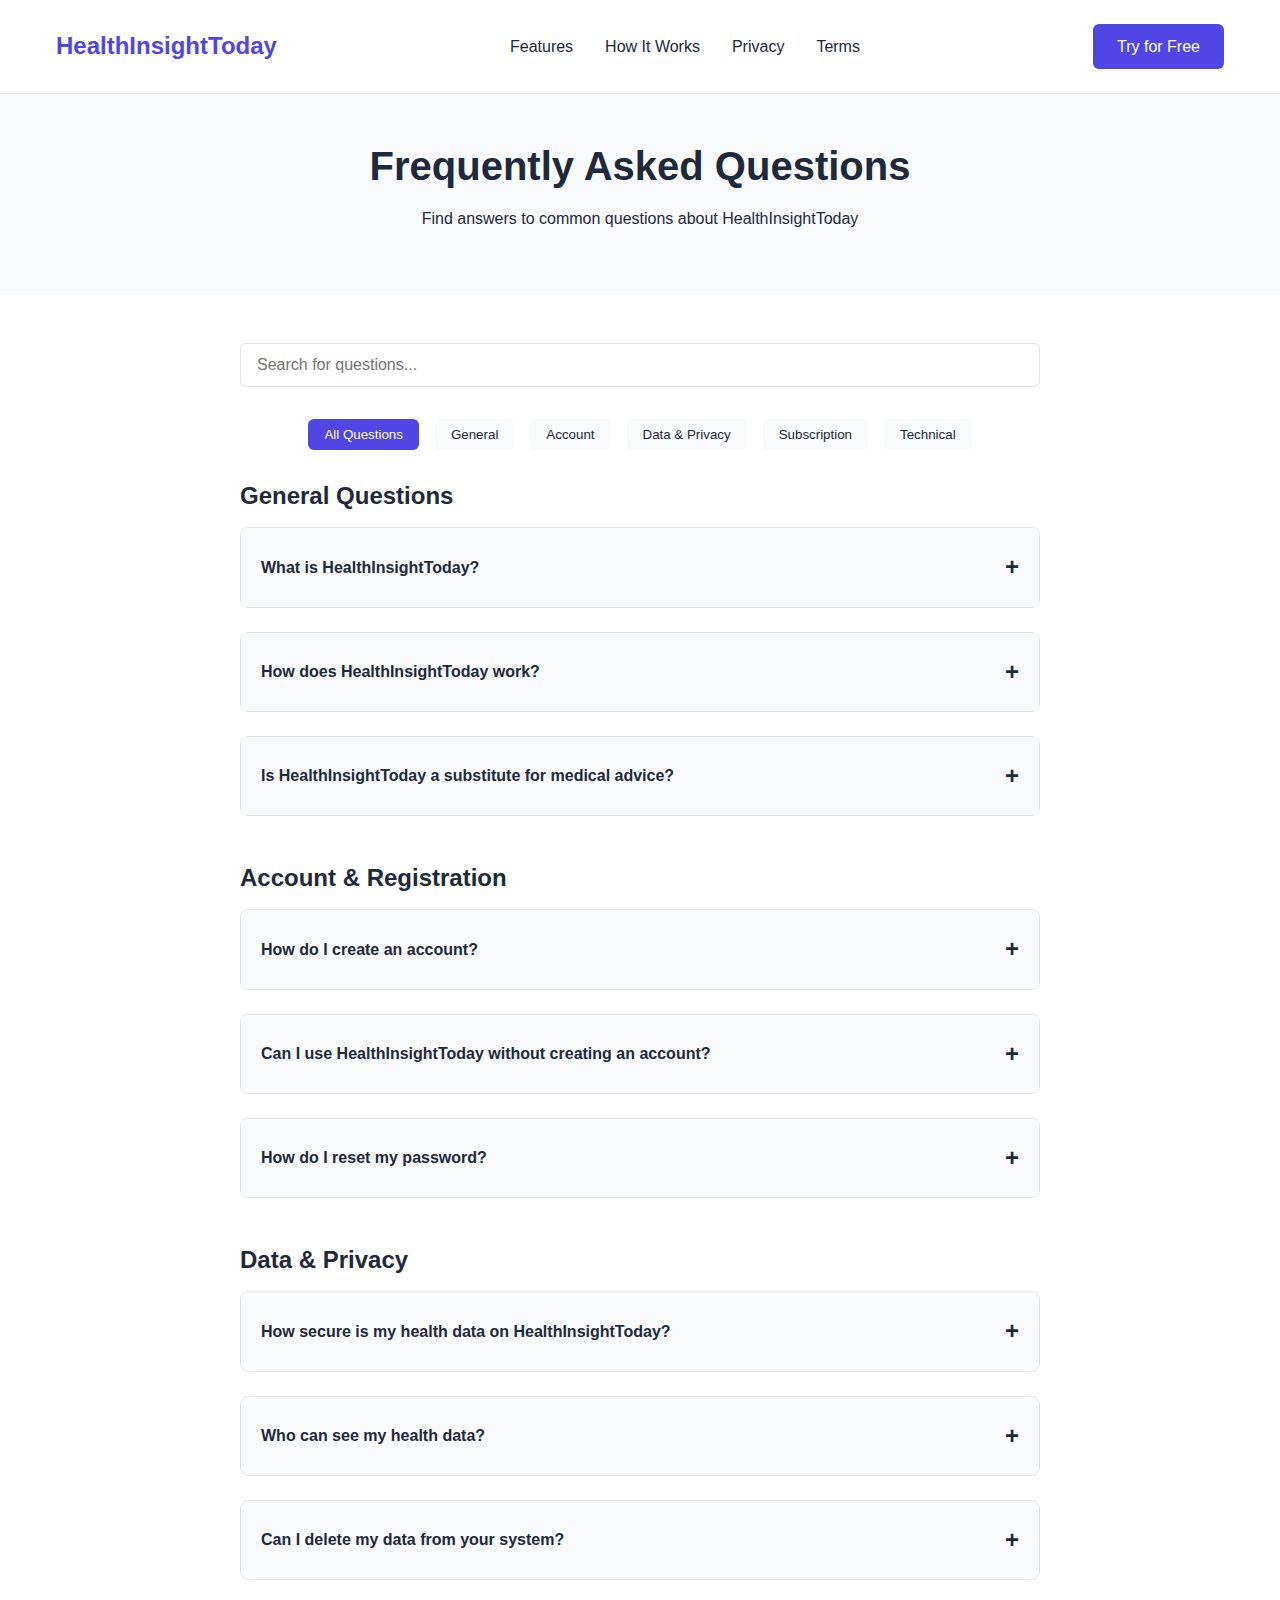
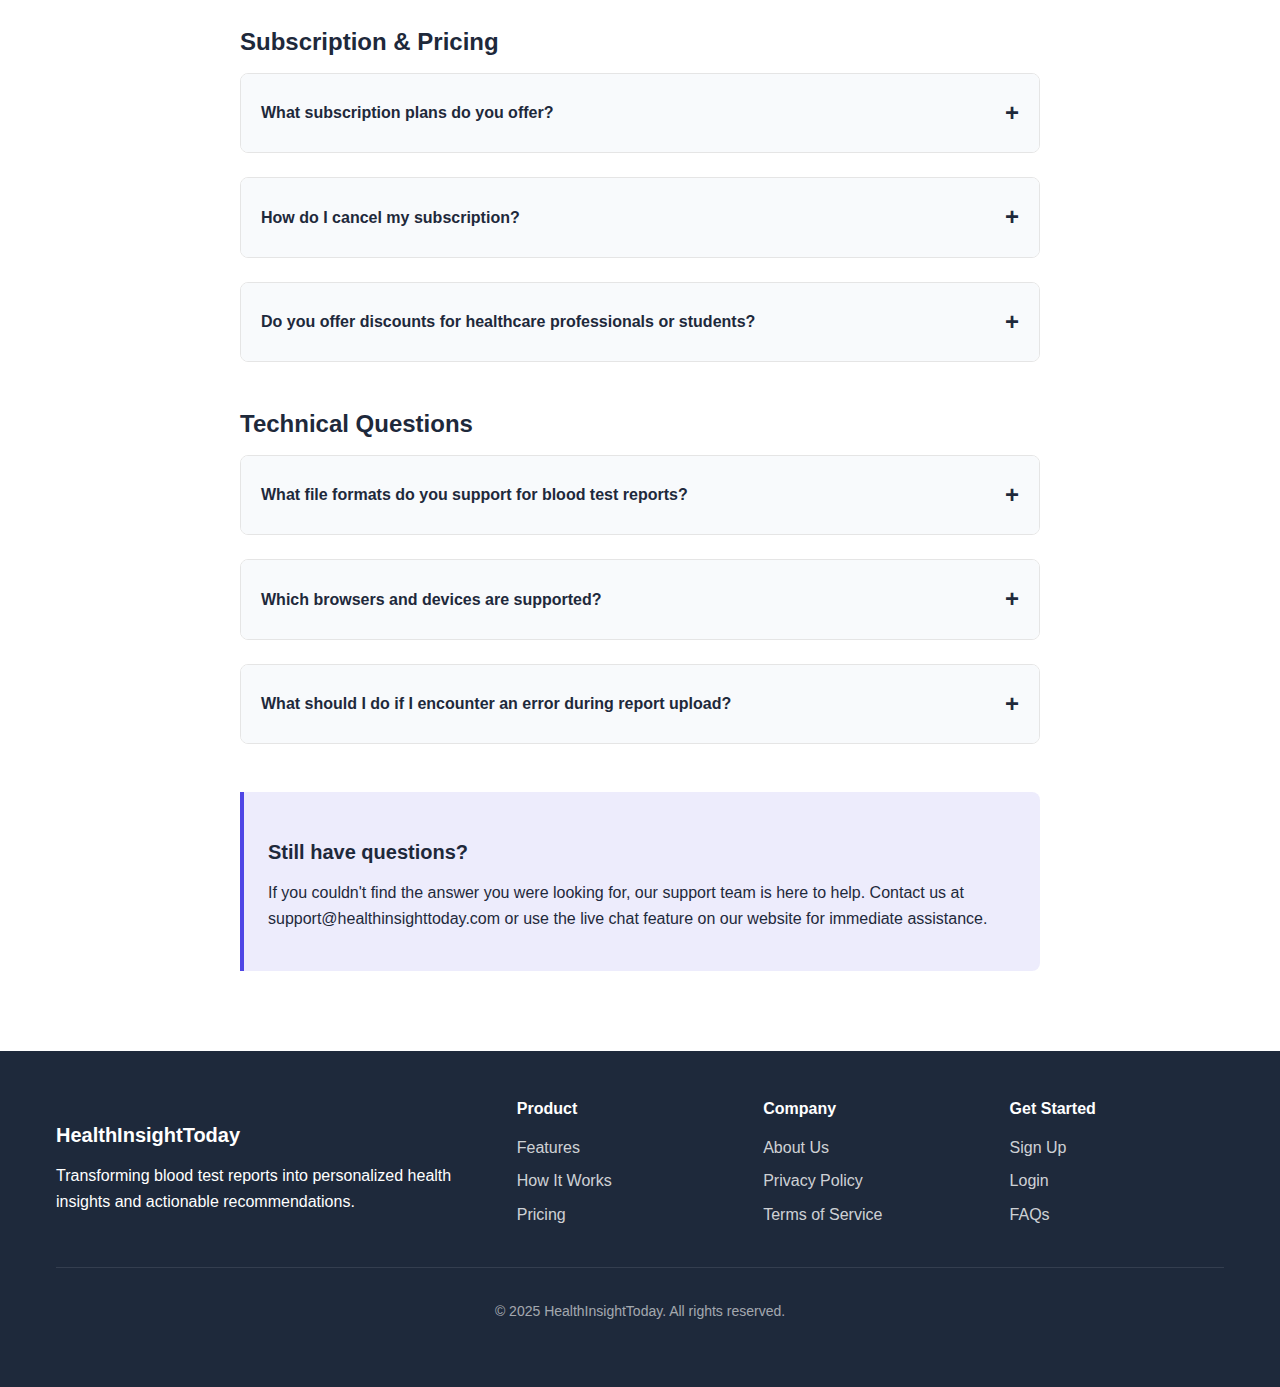
<file: faq.html>
<!DOCTYPE html>
<html lang="en">
<head>
    <meta charset="UTF-8">
    <meta name="viewport" content="width=device-width, initial-scale=1.0">
    <title>Frequently Asked Questions - HealthInsightToday</title>
    <style>
        :root {
            --primary: #4f46e5;
            --primary-dark: #3c35b1;
            --secondary: #38bdf8;
            --text: #1e293b;
            --text-light: #64748b;
            --background: #ffffff;
            --light-bg: #f8fafc;
            --success: #22c55e;
            --warning: #f59e0b;
            --error: #ef4444;
        }
        
        * {
            margin: 0;
            padding: 0;
            box-sizing: border-box;
            font-family: 'Inter', -apple-system, BlinkMacSystemFont, 'Segoe UI', Roboto, Oxygen, Ubuntu, Cantarell, 'Open Sans', 'Helvetica Neue', sans-serif;
        }
        
        body {
            color: var(--text);
            background-color: var(--background);
            line-height: 1.6;
        }
        
        h1, h2, h3, h4, h5, h6 {
            margin-bottom: 1rem;
            font-weight: 700;
            line-height: 1.2;
        }
        
        h1 {
            font-size: 2.5rem;
        }
        
        h2 {
            font-size: 1.5rem;
            margin-top: 2rem;
        }
        
        h3 {
            font-size: 1.25rem;
            margin-top: 1.5rem;
        }
        
        p {
            margin-bottom: 1rem;
        }
        
        a {
            color: var(--primary);
            text-decoration: none;
        }
        
        a:hover {
            text-decoration: underline;
        }
        
        .container {
            width: 100%;
            max-width: 1200px;
            margin: 0 auto;
            padding: 0 1rem;
        }
        
        header {
            padding: 1.5rem 0;
            border-bottom: 1px solid rgba(0, 0, 0, 0.1);
        }
        
        .navbar {
            display: flex;
            justify-content: space-between;
            align-items: center;
        }
        
        .navbar-brand {
            font-size: 1.5rem;
            font-weight: 700;
            color: var(--primary);
        }
        
        .nav-menu {
            display: flex;
            gap: 2rem;
        }
        
        .nav-item {
            list-style: none;
        }
        
        .nav-link {
            color: var(--text);
            font-weight: 500;
        }
        
        .btn {
            display: inline-block;
            background-color: var(--primary);
            color: white;
            padding: 0.6rem 1.5rem;
            border-radius: 0.375rem;
            font-weight: 500;
            transition: background-color 0.3s;
        }
        
        .btn:hover {
            background-color: var(--primary-dark);
            text-decoration: none;
        }
        
        .page-header {
            background-color: var(--light-bg);
            padding: 3rem 0;
            text-align: center;
        }
        
        .page-title {
            font-size: 2.5rem;
            margin-bottom: 1rem;
        }
        
        .content-section {
            padding: 3rem 0;
        }
        
        .faq-content {
            max-width: 800px;
            margin: 0 auto;
        }
        
        .faq-categories {
            display: flex;
            flex-wrap: wrap;
            gap: 1rem;
            margin-bottom: 2rem;
            justify-content: center;
        }
        
        .category-btn {
            background-color: var(--light-bg);
            color: var(--text);
            border: none;
            padding: 0.5rem 1rem;
            border-radius: 0.375rem;
            cursor: pointer;
            font-weight: 500;
            transition: all 0.3s;
        }
        
        .category-btn:hover, .category-btn.active {
            background-color: var(--primary);
            color: white;
        }
        
        .faq-item {
            margin-bottom: 1.5rem;
            border: 1px solid rgba(0, 0, 0, 0.1);
            border-radius: 0.5rem;
            overflow: hidden;
        }
        
        .faq-question {
            padding: 1.25rem;
            background-color: var(--light-bg);
            font-weight: 600;
            cursor: pointer;
            display: flex;
            justify-content: space-between;
            align-items: center;
        }
        
        .faq-question:after {
            content: '+';
            font-size: 1.5rem;
            transition: transform 0.3s;
        }
        
        .faq-item.active .faq-question:after {
            transform: rotate(45deg);
        }
        
        .faq-answer {
            padding: 0;
            max-height: 0;
            overflow: hidden;
            transition: all 0.3s;
        }
        
        .faq-item.active .faq-answer {
            padding: 1.25rem;
            max-height: 500px;
        }
        
        .highlight-box {
            background-color: rgba(79, 70, 229, 0.1);
            border-left: 4px solid var(--primary);
            padding: 1.5rem;
            margin: 2rem 0;
            border-radius: 0 0.5rem 0.5rem 0;
        }
        
        footer {
            background-color: var(--text);
            color: white;
            padding: 3rem 0;
        }
        
        .footer-content {
            display: grid;
            grid-template-columns: 2fr 1fr 1fr 1fr;
            gap: 2rem;
        }
        
        .footer-list {
            list-style: none;
        }
        
        .footer-list li {
            margin-bottom: 0.5rem;
        }
        
        .footer-list a {
            color: rgba(255, 255, 255, 0.8);
        }
        
        .footer-list a:hover {
            color: white;
        }
        
        .footer-bottom {
            margin-top: 2rem;
            padding-top: 2rem;
            border-top: 1px solid rgba(255, 255, 255, 0.1);
            text-align: center;
            font-size: 0.875rem;
            color: rgba(255, 255, 255, 0.6);
        }
        
        .search-container {
            margin-bottom: 2rem;
        }
        
        .search-input {
            width: 100%;
            padding: 0.75rem 1rem;
            border: 1px solid rgba(0, 0, 0, 0.1);
            border-radius: 0.375rem;
            font-size: 1rem;
        }
        
        .search-input:focus {
            outline: none;
            border-color: var(--primary);
            box-shadow: 0 0 0 3px rgba(79, 70, 229, 0.2);
        }
        
        .category-section {
            margin-bottom: 3rem;
        }
        
        .mobile-menu-btn {
            display: none;
            font-size: 1.5rem;
            background: none;
            border: none;
            cursor: pointer;
        }
        
        @media (max-width: 768px) {
            .mobile-menu-btn {
                display: block;
            }
            
            .nav-menu {
                position: fixed;
                top: 0;
                right: -100%;
                width: 80%;
                height: 100vh;
                background-color: white;
                flex-direction: column;
                align-items: center;
                justify-content: center;
                transition: 0.5s;
                box-shadow: -5px 0 15px rgba(0, 0, 0, 0.1);
                z-index: 100;
            }
            
            .nav-menu.active {
                right: 0;
            }
            
            .footer-content {
                grid-template-columns: 1fr;
                text-align: center;
            }
        }
    </style>
</head>
<body>
    <header>
        <div class="container">
            <nav class="navbar">
                <a href="index.html" class="navbar-brand">HealthInsightToday</a>
                <ul class="nav-menu">
                    <li class="nav-item"><a href="index.html#features" class="nav-link">Features</a></li>
                    <li class="nav-item"><a href="index.html#how-it-works" class="nav-link">How It Works</a></li>
                    <li class="nav-item"><a href="privacy.html" class="nav-link">Privacy</a></li>
                    <li class="nav-item"><a href="terms.html" class="nav-link">Terms</a></li>
                </ul>
                <a href="pages/register.html" class="btn">Try for Free</a>
                <button class="mobile-menu-btn">☰</button>
            </nav>
        </div>
    </header>

    <section class="page-header">
        <div class="container">
            <h1 class="page-title">Frequently Asked Questions</h1>
            <p>Find answers to common questions about HealthInsightToday</p>
        </div>
    </section>

    <section class="content-section">
        <div class="container">
            <div class="faq-content">
                <div class="search-container">
                    <input type="text" class="search-input" placeholder="Search for questions..." id="faq-search">
                </div>
                
                <div class="faq-categories">
                    <button class="category-btn active" data-category="all">All Questions</button>
                    <button class="category-btn" data-category="general">General</button>
                    <button class="category-btn" data-category="account">Account</button>
                    <button class="category-btn" data-category="data">Data & Privacy</button>
                    <button class="category-btn" data-category="subscription">Subscription</button>
                    <button class="category-btn" data-category="technical">Technical</button>
                </div>
                
                <div class="category-section" id="general">
                    <h2>General Questions</h2>
                    
                    <div class="faq-item" data-category="general">
                        <div class="faq-question">What is HealthInsightToday?</div>
                        <div class="faq-answer">
                            <p>HealthInsightToday is an AI-powered platform that analyzes blood test reports to provide personalized health insights, actionable recommendations, and expert guidance. We help you understand your health data in simple terms and suggest steps to improve your health metrics.</p>
                        </div>
                    </div>
                    
                    <div class="faq-item" data-category="general">
                        <div class="faq-question">How does HealthInsightToday work?</div>
                        <div class="faq-answer">
                            <p>HealthInsightToday works in four simple steps:</p>
                            <ol>
                                <li>Upload your blood test report (PDF or image)</li>
                                <li>Our AI system extracts and analyzes the data</li>
                                <li>You receive detailed health insights and recommendations</li>
                                <li>Follow the personalized suggestions and track your progress over time</li>
                            </ol>
                        </div>
                    </div>
                    
                    <div class="faq-item" data-category="general">
                        <div class="faq-question">Is HealthInsightToday a substitute for medical advice?</div>
                        <div class="faq-answer">
                            <p>No, HealthInsightToday is not a substitute for professional medical advice, diagnosis, or treatment. While we provide valuable insights about your health data, you should always consult with qualified healthcare professionals for medical decisions. Our service is designed to complement, not replace, your relationship with healthcare providers.</p>
                        </div>
                    </div>
                </div>
                
                <div class="category-section" id="account">
                    <h2>Account & Registration</h2>
                    
                    <div class="faq-item" data-category="account">
                        <div class="faq-question">How do I create an account?</div>
                        <div class="faq-answer">
                            <p>Creating an account is simple. Click the "Sign Up" button on our homepage, fill in your basic information (name, email, and password), and verify your email address. Once verified, you can log in and start using our services.</p>
                        </div>
                    </div>
                    
                    <div class="faq-item" data-category="account">
                        <div class="faq-question">Can I use HealthInsightToday without creating an account?</div>
                        <div class="faq-answer">
                            <p>While we offer limited preview features without an account, creating a free account is necessary to upload reports, receive personalized insights, and track your health over time. Account creation is free and allows us to securely store your health data and provide continuity in your health journey.</p>
                        </div>
                    </div>
                    
                    <div class="faq-item" data-category="account">
                        <div class="faq-question">How do I reset my password?</div>
                        <div class="faq-answer">
                            <p>If you've forgotten your password, click the "Forgot Password" link on the login page. Enter your registered email address, and we'll send you a password reset link. Follow the instructions in the email to create a new password.</p>
                        </div>
                    </div>
                </div>
                
                <div class="category-section" id="data">
                    <h2>Data & Privacy</h2>
                    
                    <div class="faq-item" data-category="data">
                        <div class="faq-question">How secure is my health data on HealthInsightToday?</div>
                        <div class="faq-answer">
                            <p>We take data security very seriously. All your health data is encrypted using industry-standard protocols both during transmission and storage. We comply with HIPAA regulations and implement multiple layers of security measures to protect your information. Your data is never sold to third parties, and you maintain control over who can access it.</p>
                        </div>
                    </div>
                    
                    <div class="faq-item" data-category="data">
                        <div class="faq-question">Who can see my health data?</div>
                        <div class="faq-answer">
                            <p>By default, only you can access your health data. You have the option to share specific reports or insights with healthcare providers through secure links that you control. Our team members can only access anonymized data for service improvement purposes and cannot see your personal information without explicit permission.</p>
                        </div>
                    </div>
                    
                    <div class="faq-item" data-category="data">
                        <div class="faq-question">Can I delete my data from your system?</div>
                        <div class="faq-answer">
                            <p>Yes, you have complete control over your data. You can delete individual reports or your entire account at any time from your account settings. When you delete your account, all your personal information and health data are permanently removed from our systems within 30 days, in accordance with our data retention policy.</p>
                        </div>
                    </div>
                </div>
                
                <div class="category-section" id="subscription">
                    <h2>Subscription & Pricing</h2>
                    
                    <div class="faq-item" data-category="subscription">
                        <div class="faq-question">What subscription plans do you offer?</div>
                        <div class="faq-answer">
                            <p>We offer several subscription tiers:</p>
                            <ul>
                                <li><strong>Free Plan:</strong> Basic report analysis with limited insights</li>
                                <li><strong>Basic Plan ($9.99/month):</strong> Unlimited report analysis, detailed insights, and basic tracking</li>
                                <li><strong>Premium Plan ($19.99/month):</strong> Everything in Basic plus advanced tracking, personalized recommendations, and specialist referrals</li>
                                <li><strong>Family Plan ($29.99/month):</strong> Premium features for up to 5 family members</li>
                            </ul>
                            <p>All paid plans come with a 14-day free trial.</p>
                        </div>
                    </div>
                    
                    <div class="faq-item" data-category="subscription">
                        <div class="faq-question">How do I cancel my subscription?</div>
                        <div class="faq-answer">
                            <p>You can cancel your subscription at any time from your account settings. Go to "Subscription" and click on "Cancel Subscription." Your subscription will remain active until the end of the current billing period, after which you'll be downgraded to the free plan. No refunds are provided for partial months.</p>
                        </div>
                    </div>
                    
                    <div class="faq-item" data-category="subscription">
                        <div class="faq-question">Do you offer discounts for healthcare professionals or students?</div>
                        <div class="faq-answer">
                            <p>Yes, we offer special discount programs for healthcare professionals, students, and non-profit organizations. Contact our support team with valid credentials to learn more about our discount programs.</p>
                        </div>
                    </div>
                </div>
                
                <div class="category-section" id="technical">
                    <h2>Technical Questions</h2>
                    
                    <div class="faq-item" data-category="technical">
                        <div class="faq-question">What file formats do you support for blood test reports?</div>
                        <div class="faq-answer">
                            <p>We support the following file formats:</p>
                            <ul>
                                <li>PDF documents (most common lab report format)</li>
                                <li>Images (JPG, PNG, HEIC)</li>
                                <li>Scanned documents</li>
                                <li>Direct imports from select laboratory providers</li>
                            </ul>
                            <p>For best results, ensure the report is clear, well-lit, and all values are visible.</p>
                        </div>
                    </div>
                    
                    <div class="faq-item" data-category="technical">
                        <div class="faq-question">Which browsers and devices are supported?</div>
                        <div class="faq-answer">
                            <p>HealthInsightToday works on all modern browsers, including:</p>
                            <ul>
                                <li>Google Chrome (recommended)</li>
                                <li>Safari</li>
                                <li>Firefox</li>
                                <li>Microsoft Edge</li>
                            </ul>
                            <p>Our platform is fully responsive and works on desktops, laptops, tablets, and smartphones. We also offer native mobile apps for iOS and Android for an enhanced mobile experience.</p>
                        </div>
                    </div>
                    
                    <div class="faq-item" data-category="technical">
                        <div class="faq-question">What should I do if I encounter an error during report upload?</div>
                        <div class="faq-answer">
                            <p>If you encounter errors during upload, try these steps:</p>
                            <ol>
                                <li>Check your internet connection</li>
                                <li>Ensure your file is in a supported format and under 20MB</li>
                                <li>Try a different browser or device</li>
                                <li>Convert image files to PDF if problems persist</li>
                            </ol>
                            <p>If issues continue, contact our support team with details about the error and a screenshot if possible.</p>
                        </div>
                    </div>
                </div>
                
                <div class="highlight-box">
                    <h3>Still have questions?</h3>
                    <p>If you couldn't find the answer you were looking for, our support team is here to help. Contact us at support@healthinsighttoday.com or use the live chat feature on our website for immediate assistance.</p>
                </div>
            </div>
        </div>
    </section>

    <footer>
        <div class="container">
            <div class="footer-content">
                <div>
                    <h3 style="color: white;">HealthInsightToday</h3>
                    <p>Transforming blood test reports into personalized health insights and actionable recommendations.</p>
                </div>
                
                <div>
                    <h4 style="color: white;">Product</h4>
                    <ul class="footer-list">
                        <li><a href="index.html#features">Features</a></li>
                        <li><a href="index.html#how-it-works">How It Works</a></li>
                        <li><a href="#">Pricing</a></li>
                    </ul>
                </div>
                
                <div>
                    <h4 style="color: white;">Company</h4>
                    <ul class="footer-list">
                        <li><a href="#">About Us</a></li>
                        <li><a href="privacy.html">Privacy Policy</a></li>
                        <li><a href="terms.html">Terms of Service</a></li>
                    </ul>
                </div>
                
                <div>
                    <h4 style="color: white;">Get Started</h4>
                    <ul class="footer-list">
                        <li><a href="pages/register.html">Sign Up</a></li>
                        <li><a href="pages/login.html">Login</a></li>
                        <li><a href="faq.html">FAQs</a></li>
                    </ul>
                </div>
            </div>
            
            <div class="footer-bottom">
                <p>© 2025 HealthInsightToday. All rights reserved.</p>
            </div>
        </div>
    </footer>

    <script>
        // Mobile menu toggle
        const mobileMenuBtn = document.querySelector('.mobile-menu-btn');
        const navMenu = document.querySelector('.nav-menu');
        
        if (mobileMenuBtn) {
            mobileMenuBtn.addEventListener('click', () => {
                navMenu.classList.toggle('active');
            });
        }
        
        // FAQ accordion functionality
        document.querySelectorAll('.faq-question').forEach(question => {
            question.addEventListener('click', () => {
                const faqItem = question.parentElement;
                faqItem.classList.toggle('active');
            });
        });
        
        // Category filter
        document.querySelectorAll('.category-btn').forEach(btn => {
            btn.addEventListener('click', () => {
                // Remove active class from all buttons
                document.querySelectorAll('.category-btn').forEach(b => b.classList.remove('active'));
                // Add active class to clicked button
                btn.classList.add('active');
                
                const category = btn.getAttribute('data-category');
                
                if (category === 'all') {
                    // Show all FAQ items
                    document.querySelectorAll('.faq-item').forEach(item => {
                        item.style.display = 'block';
                    });
                    // Show all category sections
                    document.querySelectorAll('.category-section').forEach(section => {
                        section.style.display = 'block';
                    });
                } else {
                    // Hide all FAQ items
                    document.querySelectorAll('.faq-item').forEach(item => {
                        item.style.display = 'none';
                    });
                    // Show only FAQ items matching the category
                    document.querySelectorAll(`.faq-item[data-category="${category}"]`).forEach(item => {
                        item.style.display = 'block';
                    });
                    // Hide all category sections
                    document.querySelectorAll('.category-section').forEach(section => {
                        section.style.display = 'none';
                    });
                    // Show only the matching category section
                    document.querySelector(`#${category}`).style.display = 'block';
                }
            });
        });
        
        // Search functionality
        const searchInput = document.getElementById('faq-search');
        searchInput.addEventListener('input', () => {
            const searchTerm = searchInput.value.toLowerCase();
            
            // If search box is empty, show the default view
            if (searchTerm === '') {
                // Trigger click on "All Questions" button to reset
                document.querySelector('.category-btn[data-category="all"]').click();
                return;
            }
            
            // Show all category sections
            document.querySelectorAll('.category-section').forEach(section => {
                section.style.display = 'block';
            });
            
            let hasResults = false;
            
            // Filter FAQ items based on search
            document.querySelectorAll('.faq-item').forEach(item => {
                const question = item.querySelector('.faq-question').textContent.toLowerCase();
                const answer = item.querySelector('.faq-answer').textContent.toLowerCase();
                
                if (question.includes(searchTerm) || answer.includes(searchTerm)) {
                    item.style.display = 'block';
                    hasResults = true;
                } else {
                    item.style.display = 'none';
                }
            });
            
            // Hide category sections that don't have any visible items
            document.querySelectorAll('.category-section').forEach(section => {
                const visibleItems = section.querySelectorAll('.faq-item[style="display: block;"]');
                if (visibleItems.length === 0) {
                    section.style.display = 'none';
                }
            });
            
            // Deactivate all category buttons
            document.querySelectorAll('.category-btn').forEach(btn => {
                btn.classList.remove('active');
            });
        });
        
        // Smooth scrolling for anchor links
        document.querySelectorAll('a[href^="#"]').forEach(anchor => {
            anchor.addEventListener('click', function (e) {
                e.preventDefault();
                
                const target = document.querySelector(this.getAttribute('href'));
                if (target) {
                    window.scrollTo({
                        top: target.offsetTop - 100,
                        behavior: 'smooth'
                    });
                }
                
                // Close mobile menu if open
                if (navMenu.classList.contains('active')) {
                    navMenu.classList.remove('active');
                }
            });
        });
    </script>
</body>
</html>
</file>
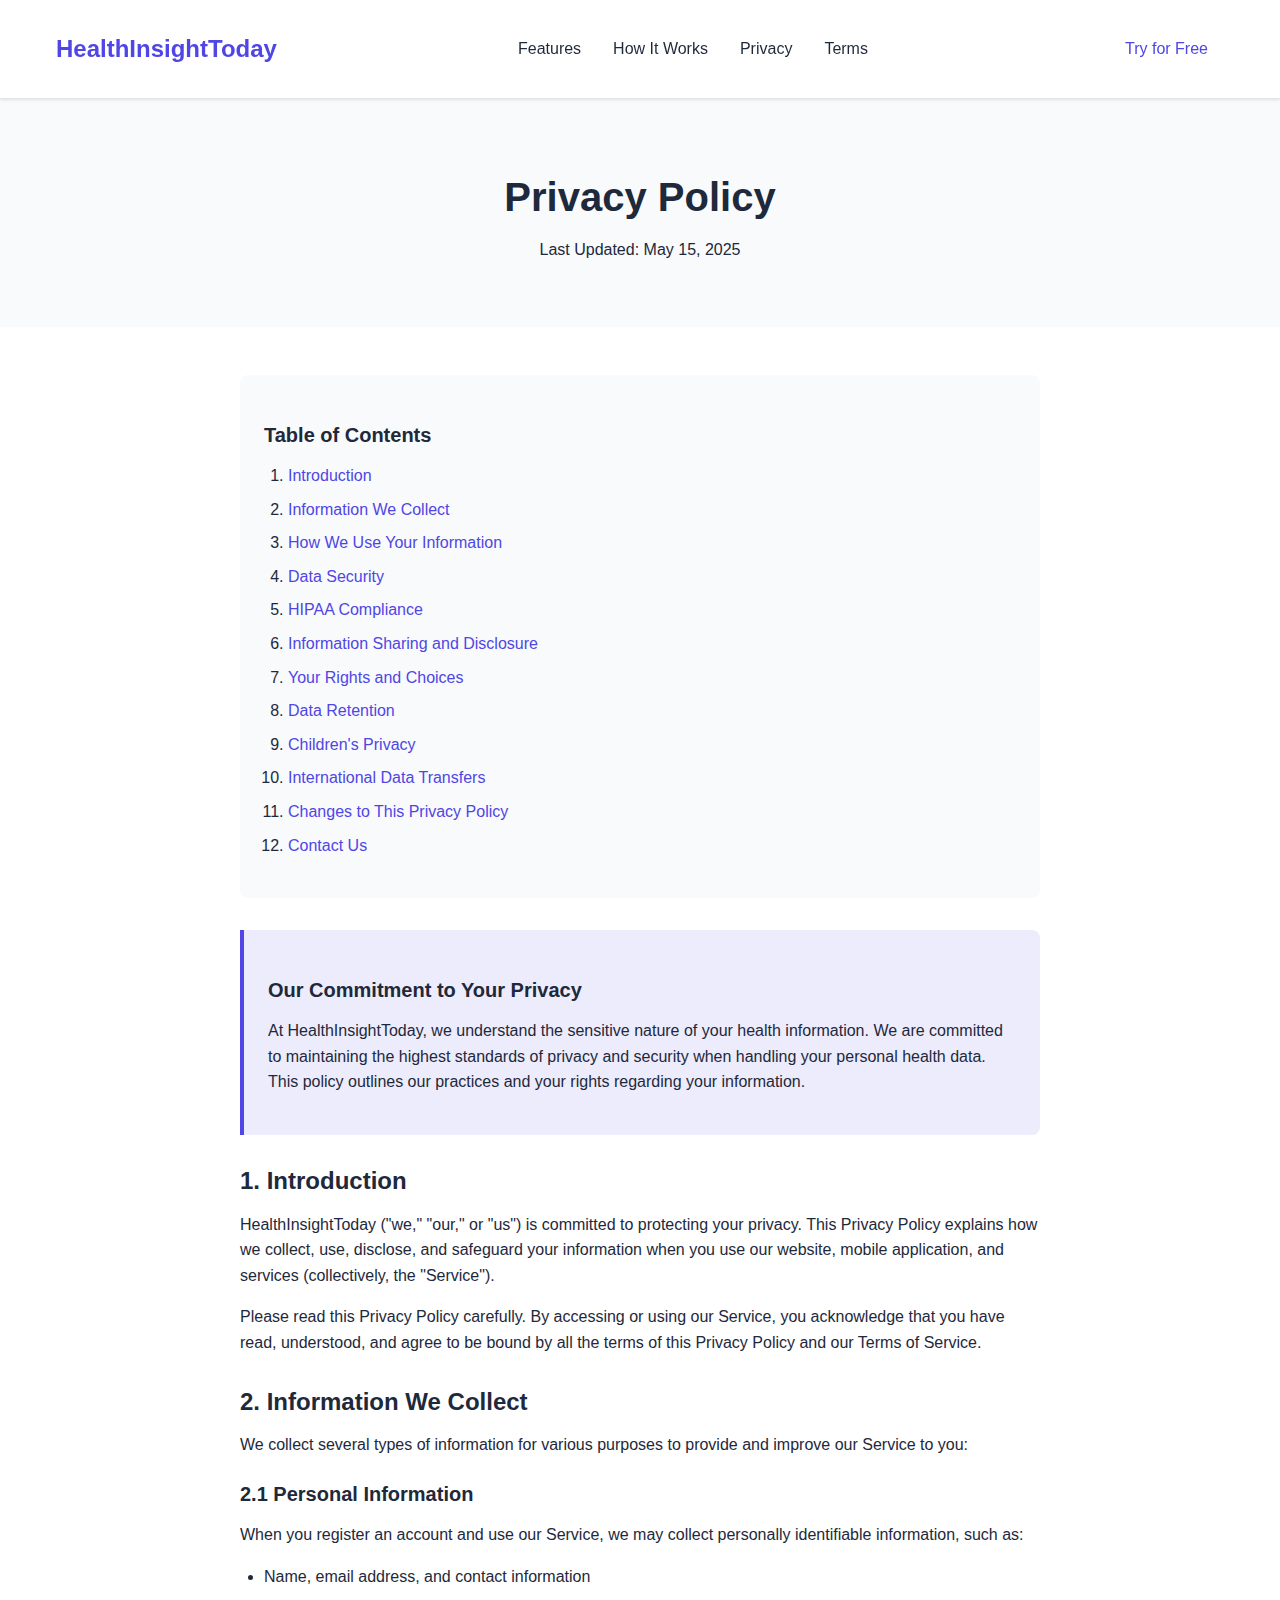
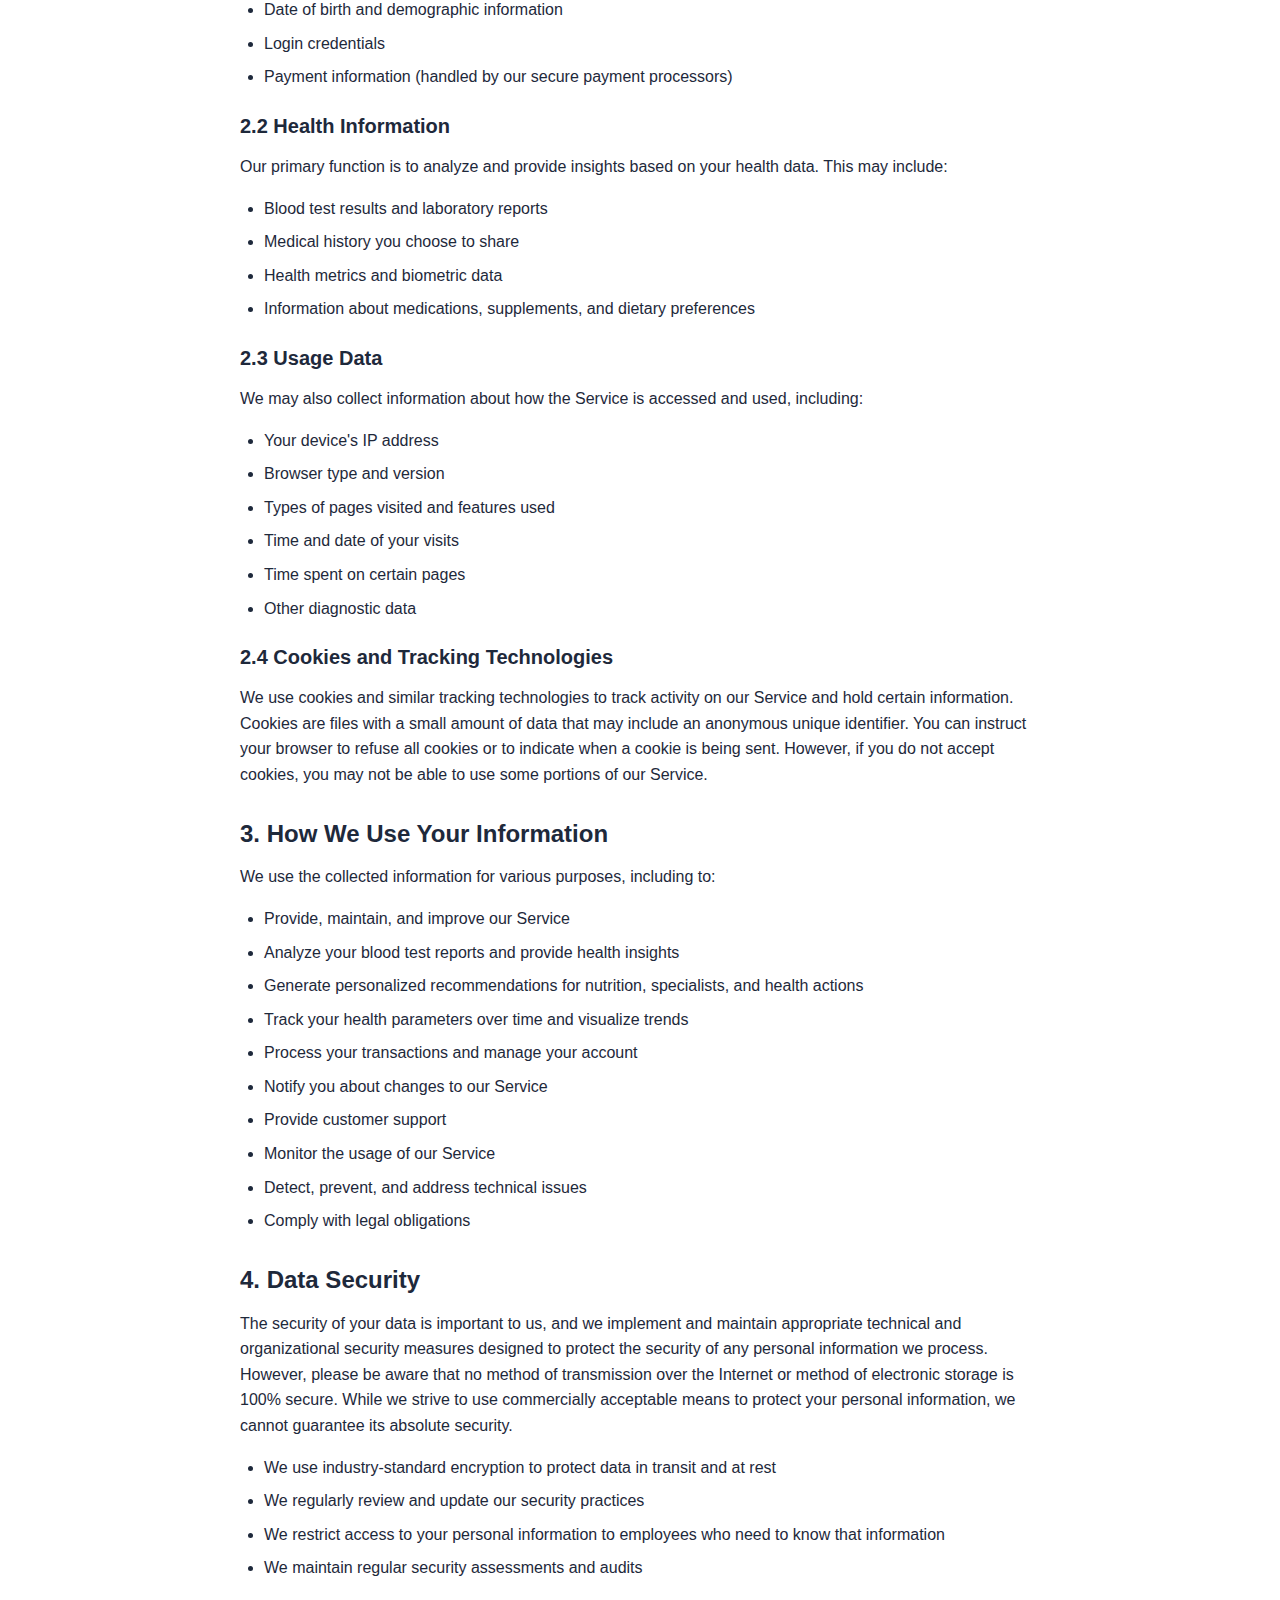
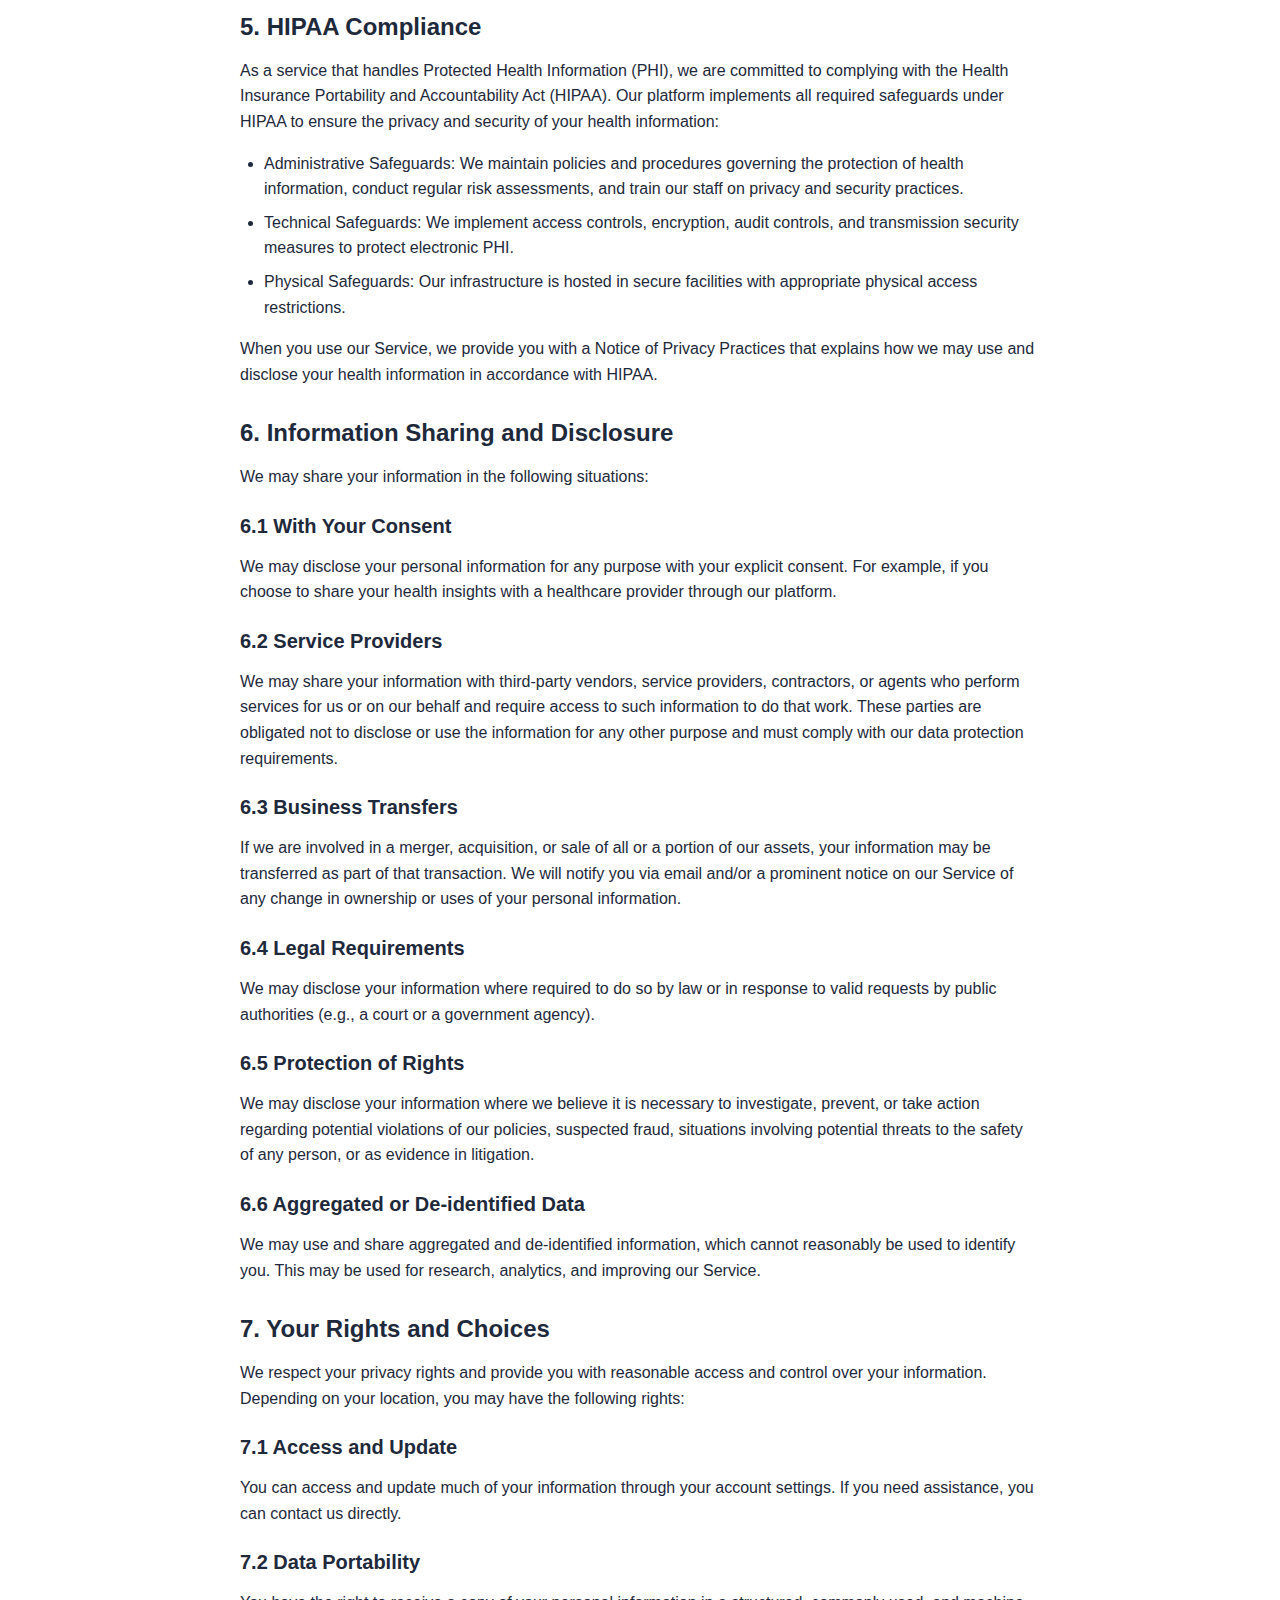
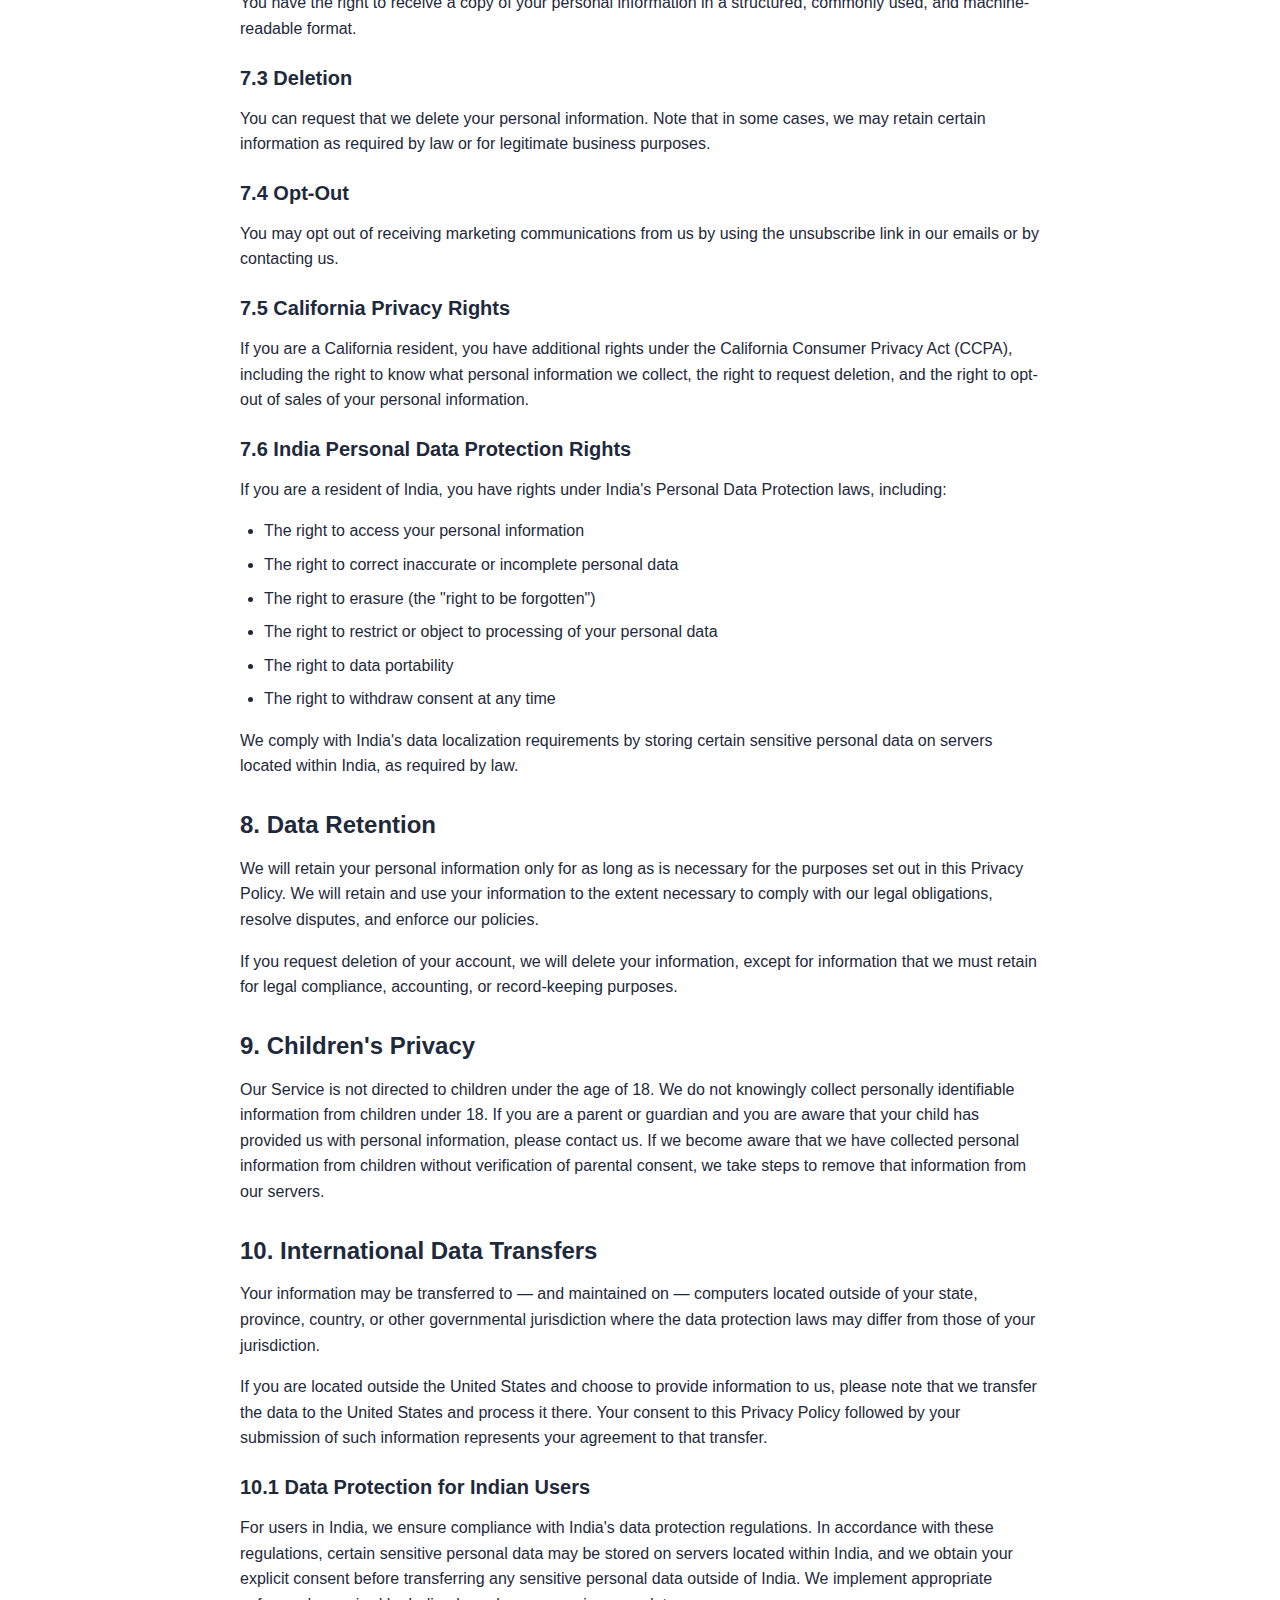
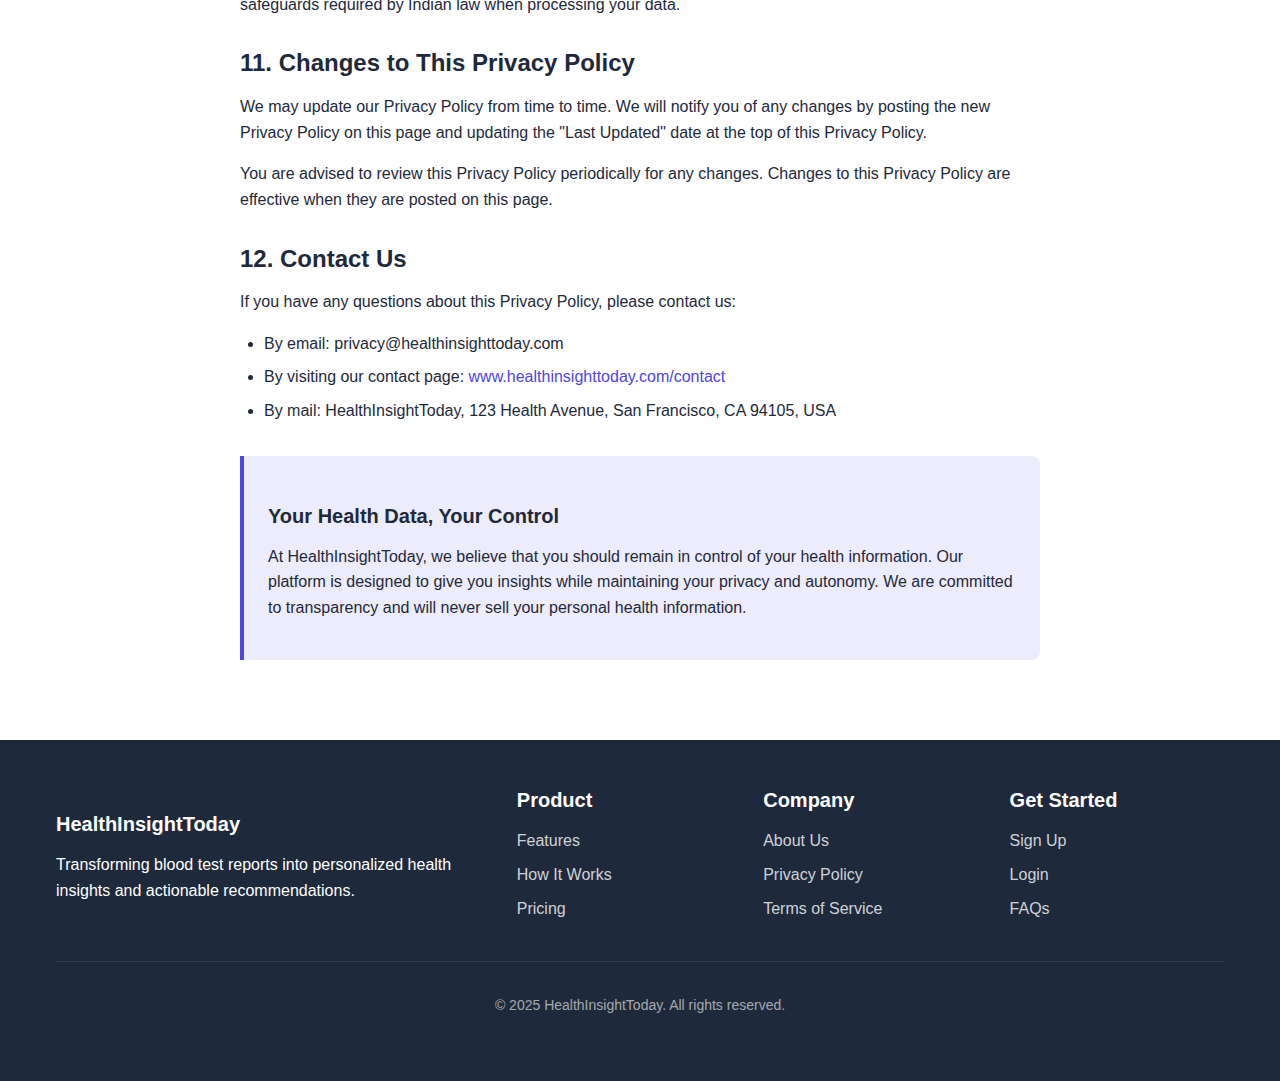
<file: privacy.html>
<!DOCTYPE html>
<html lang="en">
<head>
    <meta charset="UTF-8">
    <meta name="viewport" content="width=device-width, initial-scale=1.0">
    <title>Privacy Policy - HealthInsightToday</title>
    <!-- External CSS Files -->
    <link rel="stylesheet" href="assets/css/normalize.css">
    <link rel="stylesheet" href="assets/css/main.css">
    <link rel="stylesheet" href="assets/css/utilities.css">
    <!-- Custom styles specific to the privacy page -->
    <style>
        :root {
            --primary: #4f46e5;
            --primary-dark: #3c35b1;
            --secondary: #38bdf8;
            --text: #1e293b;
            --text-light: #64748b;
            --background: #ffffff;
            --light-bg: #f8fafc;
            --success: #22c55e;
            --warning: #f59e0b;
            --error: #ef4444;
        }
        
        * {
            margin: 0;
            padding: 0;
            box-sizing: border-box;
            font-family: 'Inter', -apple-system, BlinkMacSystemFont, 'Segoe UI', Roboto, Oxygen, Ubuntu, Cantarell, 'Open Sans', 'Helvetica Neue', sans-serif;
        }
        
        body {
            color: var(--text);
            background-color: var(--background);
            line-height: 1.6;
        }
        
        h1, h2, h3, h4, h5, h6 {
            margin-bottom: 1rem;
            font-weight: 700;
            line-height: 1.2;
        }
        
        h1 {
            font-size: 2.5rem;
        }
        
        h2 {
            font-size: 1.5rem;
            margin-top: 2rem;
        }
        
        h3 {
            font-size: 1.25rem;
            margin-top: 1.5rem;
        }
        
        p {
            margin-bottom: 1rem;
        }
        
        a {
            color: var(--primary);
            text-decoration: none;
        }
        
        a:hover {
            text-decoration: underline;
        }
        
        .container {
            width: 100%;
            max-width: 1200px;
            margin: 0 auto;
            padding: 0 1rem;
        }
        
        header {
            padding: 1.5rem 0;
            border-bottom: 1px solid rgba(0, 0, 0, 0.1);
        }
        
        .navbar {
            display: flex;
            justify-content: space-between;
            align-items: center;
        }
        
        .navbar-brand {
            font-size: 1.5rem;
            font-weight: 700;
            color: var(--primary);
        }
        
        .nav-menu {
            display: flex;
            gap: 2rem;
        }
        
        .nav-item {
            list-style: none;
        }
        
        .nav-link {
            color: var(--text);
            font-weight: 500;
        }
        
        .page-header {
            background-color: var(--light-bg);
            padding: 3rem 0;
            text-align: center;
        }
        
        .page-title {
            font-size: 2.5rem;
            margin-bottom: 1rem;
        }
        
        .content-section {
            padding: 3rem 0;
        }
        
        .privacy-content {
            max-width: 800px;
            margin: 0 auto;
        }
        
        .privacy-content ul, .privacy-content ol {
            margin-bottom: 1rem;
            margin-left: 1.5rem;
        }
        
        .privacy-content li {
            margin-bottom: 0.5rem;
        }
        
        .highlight-box {
            background-color: rgba(79, 70, 229, 0.1);
            border-left: 4px solid var(--primary);
            padding: 1.5rem;
            margin: 2rem 0;
            border-radius: 0 0.5rem 0.5rem 0;
        }
        
        footer {
            background-color: var(--text);
            color: white;
            padding: 3rem 0;
        }
        
        .footer-content {
            display: grid;
            grid-template-columns: 2fr 1fr 1fr 1fr;
            gap: 2rem;
        }
        
        .footer-list {
            list-style: none;
        }
        
        .footer-list li {
            margin-bottom: 0.5rem;
        }
        
        .footer-list a {
            color: rgba(255, 255, 255, 0.8);
        }
        
        .footer-list a:hover {
            color: white;
        }
        
        .footer-bottom {
            margin-top: 2rem;
            padding-top: 2rem;
            border-top: 1px solid rgba(255, 255, 255, 0.1);
            text-align: center;
            font-size: 0.875rem;
            color: rgba(255, 255, 255, 0.6);
        }
        
        .table-of-contents {
            background-color: var(--light-bg);
            padding: 1.5rem;
            border-radius: 0.5rem;
            margin-bottom: 2rem;
        }
        
        .table-of-contents ol {
            margin-left: 1.5rem;
        }
        
        .mobile-menu-btn {
            display: none;
            font-size: 1.5rem;
            background: none;
            border: none;
            cursor: pointer;
        }
        
        @media (max-width: 768px) {
            .mobile-menu-btn {
                display: block;
            }
            
            .nav-menu {
                display: none;
                flex-direction: column;
                position: absolute;
                top: 100%;
                left: 0;
                right: 0;
                background-color: white;
                padding: 1rem;
                box-shadow: 0 2px 4px rgba(0, 0, 0, 0.1);
            }
            
            .nav-menu.show {
                display: flex;
            }
            
            .footer-content {
                grid-template-columns: 1fr;
            }
        }
    </style>
</head>
<body>
    <header>
        <div class="container">
            <nav class="navbar">
                <a href="index.html" class="navbar-brand">HealthInsightToday</a>
                <ul class="nav-menu">
                    <li class="nav-item"><a href="index.html#features" class="nav-link">Features</a></li>
                    <li class="nav-item"><a href="index.html#how-it-works" class="nav-link">How It Works</a></li>
                    <li class="nav-item"><a href="privacy.html" class="nav-link">Privacy</a></li>
                    <li class="nav-item"><a href="terms.html" class="nav-link">Terms</a></li>
                </ul>
                <a href="index.html#try-free" class="btn">Try for Free</a>
                <button class="mobile-menu-btn">☰</button>
            </nav>
        </div>
    </header>

    <section class="page-header">
        <div class="container">
            <h1 class="page-title">Privacy Policy</h1>
            <p>Last Updated: May 15, 2025</p>
        </div>
    </section>

    <section class="content-section">
        <div class="container">
            <div class="privacy-content">
                <div class="table-of-contents">
                    <h3>Table of Contents</h3>
                    <ol>
                        <li><a href="#introduction">Introduction</a></li>
                        <li><a href="#information-we-collect">Information We Collect</a></li>
                        <li><a href="#how-we-use-information">How We Use Your Information</a></li>
                        <li><a href="#data-security">Data Security</a></li>
                        <li><a href="#hipaa-compliance">HIPAA Compliance</a></li>
                        <li><a href="#sharing-information">Information Sharing and Disclosure</a></li>
                        <li><a href="#your-rights">Your Rights and Choices</a></li>
                        <li><a href="#retention">Data Retention</a></li>
                        <li><a href="#children">Children's Privacy</a></li>
                        <li><a href="#international">International Data Transfers</a></li>
                        <li><a href="#changes">Changes to This Privacy Policy</a></li>
                        <li><a href="#contact">Contact Us</a></li>
                    </ol>
                </div>

                <div class="highlight-box">
                    <h3>Our Commitment to Your Privacy</h3>
                    <p>At HealthInsightToday, we understand the sensitive nature of your health information. We are committed to maintaining the highest standards of privacy and security when handling your personal health data. This policy outlines our practices and your rights regarding your information.</p>
                </div>
                
                <h2 id="introduction">1. Introduction</h2>
                <p>HealthInsightToday ("we," "our," or "us") is committed to protecting your privacy. This Privacy Policy explains how we collect, use, disclose, and safeguard your information when you use our website, mobile application, and services (collectively, the "Service").</p>
                <p>Please read this Privacy Policy carefully. By accessing or using our Service, you acknowledge that you have read, understood, and agree to be bound by all the terms of this Privacy Policy and our Terms of Service.</p>
                
                <h2 id="information-we-collect">2. Information We Collect</h2>
                <p>We collect several types of information for various purposes to provide and improve our Service to you:</p>
                
                <h3>2.1 Personal Information</h3>
                <p>When you register an account and use our Service, we may collect personally identifiable information, such as:</p>
                <ul>
                    <li>Name, email address, and contact information</li>
                    <li>Date of birth and demographic information</li>
                    <li>Login credentials</li>
                    <li>Payment information (handled by our secure payment processors)</li>
                </ul>
                
                <h3>2.2 Health Information</h3>
                <p>Our primary function is to analyze and provide insights based on your health data. This may include:</p>
                <ul>
                    <li>Blood test results and laboratory reports</li>
                    <li>Medical history you choose to share</li>
                    <li>Health metrics and biometric data</li>
                    <li>Information about medications, supplements, and dietary preferences</li>
                </ul>
                
                <h3>2.3 Usage Data</h3>
                <p>We may also collect information about how the Service is accessed and used, including:</p>
                <ul>
                    <li>Your device's IP address</li>
                    <li>Browser type and version</li>
                    <li>Types of pages visited and features used</li>
                    <li>Time and date of your visits</li>
                    <li>Time spent on certain pages</li>
                    <li>Other diagnostic data</li>
                </ul>
                
                <h3>2.4 Cookies and Tracking Technologies</h3>
                <p>We use cookies and similar tracking technologies to track activity on our Service and hold certain information. Cookies are files with a small amount of data that may include an anonymous unique identifier. You can instruct your browser to refuse all cookies or to indicate when a cookie is being sent. However, if you do not accept cookies, you may not be able to use some portions of our Service.</p>
                
                <h2 id="how-we-use-information">3. How We Use Your Information</h2>
                <p>We use the collected information for various purposes, including to:</p>
                <ul>
                    <li>Provide, maintain, and improve our Service</li>
                    <li>Analyze your blood test reports and provide health insights</li>
                    <li>Generate personalized recommendations for nutrition, specialists, and health actions</li>
                    <li>Track your health parameters over time and visualize trends</li>
                    <li>Process your transactions and manage your account</li>
                    <li>Notify you about changes to our Service</li>
                    <li>Provide customer support</li>
                    <li>Monitor the usage of our Service</li>
                    <li>Detect, prevent, and address technical issues</li>
                    <li>Comply with legal obligations</li>
                </ul>
                
                <h2 id="data-security">4. Data Security</h2>
                <p>The security of your data is important to us, and we implement and maintain appropriate technical and organizational security measures designed to protect the security of any personal information we process. However, please be aware that no method of transmission over the Internet or method of electronic storage is 100% secure. While we strive to use commercially acceptable means to protect your personal information, we cannot guarantee its absolute security.</p>
                <ul>
                    <li>We use industry-standard encryption to protect data in transit and at rest</li>
                    <li>We regularly review and update our security practices</li>
                    <li>We restrict access to your personal information to employees who need to know that information</li>
                    <li>We maintain regular security assessments and audits</li>
                </ul>
                
                <h2 id="hipaa-compliance">5. HIPAA Compliance</h2>
                <p>As a service that handles Protected Health Information (PHI), we are committed to complying with the Health Insurance Portability and Accountability Act (HIPAA). Our platform implements all required safeguards under HIPAA to ensure the privacy and security of your health information:</p>
                <ul>
                    <li>Administrative Safeguards: We maintain policies and procedures governing the protection of health information, conduct regular risk assessments, and train our staff on privacy and security practices.</li>
                    <li>Technical Safeguards: We implement access controls, encryption, audit controls, and transmission security measures to protect electronic PHI.</li>
                    <li>Physical Safeguards: Our infrastructure is hosted in secure facilities with appropriate physical access restrictions.</li>
                </ul>
                <p>When you use our Service, we provide you with a Notice of Privacy Practices that explains how we may use and disclose your health information in accordance with HIPAA.</p>
                
                <h2 id="sharing-information">6. Information Sharing and Disclosure</h2>
                <p>We may share your information in the following situations:</p>
                
                <h3>6.1 With Your Consent</h3>
                <p>We may disclose your personal information for any purpose with your explicit consent. For example, if you choose to share your health insights with a healthcare provider through our platform.</p>
                
                <h3>6.2 Service Providers</h3>
                <p>We may share your information with third-party vendors, service providers, contractors, or agents who perform services for us or on our behalf and require access to such information to do that work. These parties are obligated not to disclose or use the information for any other purpose and must comply with our data protection requirements.</p>
                
                <h3>6.3 Business Transfers</h3>
                <p>If we are involved in a merger, acquisition, or sale of all or a portion of our assets, your information may be transferred as part of that transaction. We will notify you via email and/or a prominent notice on our Service of any change in ownership or uses of your personal information.</p>
                
                <h3>6.4 Legal Requirements</h3>
                <p>We may disclose your information where required to do so by law or in response to valid requests by public authorities (e.g., a court or a government agency).</p>
                
                <h3>6.5 Protection of Rights</h3>
                <p>We may disclose your information where we believe it is necessary to investigate, prevent, or take action regarding potential violations of our policies, suspected fraud, situations involving potential threats to the safety of any person, or as evidence in litigation.</p>
                
                <h3>6.6 Aggregated or De-identified Data</h3>
                <p>We may use and share aggregated and de-identified information, which cannot reasonably be used to identify you. This may be used for research, analytics, and improving our Service.</p>
                
                <h2 id="your-rights">7. Your Rights and Choices</h2>
                <p>We respect your privacy rights and provide you with reasonable access and control over your information. Depending on your location, you may have the following rights:</p>
                
                <h3>7.1 Access and Update</h3>
                <p>You can access and update much of your information through your account settings. If you need assistance, you can contact us directly.</p>
                
                <h3>7.2 Data Portability</h3>
                <p>You have the right to receive a copy of your personal information in a structured, commonly used, and machine-readable format.</p>
                
                <h3>7.3 Deletion</h3>
                <p>You can request that we delete your personal information. Note that in some cases, we may retain certain information as required by law or for legitimate business purposes.</p>
                
                <h3>7.4 Opt-Out</h3>
                <p>You may opt out of receiving marketing communications from us by using the unsubscribe link in our emails or by contacting us.</p>
                
                <h3>7.5 California Privacy Rights</h3>
                <p>If you are a California resident, you have additional rights under the California Consumer Privacy Act (CCPA), including the right to know what personal information we collect, the right to request deletion, and the right to opt-out of sales of your personal information.</p>
                
                <h3>7.6 India Personal Data Protection Rights</h3>
                <p>If you are a resident of India, you have rights under India's Personal Data Protection laws, including:</p>
                <ul>
                    <li>The right to access your personal information</li>
                    <li>The right to correct inaccurate or incomplete personal data</li>
                    <li>The right to erasure (the "right to be forgotten")</li>
                    <li>The right to restrict or object to processing of your personal data</li>
                    <li>The right to data portability</li>
                    <li>The right to withdraw consent at any time</li>
                </ul>
                <p>We comply with India's data localization requirements by storing certain sensitive personal data on servers located within India, as required by law.</p>
                
                <h2 id="retention">8. Data Retention</h2>
                <p>We will retain your personal information only for as long as is necessary for the purposes set out in this Privacy Policy. We will retain and use your information to the extent necessary to comply with our legal obligations, resolve disputes, and enforce our policies.</p>
                <p>If you request deletion of your account, we will delete your information, except for information that we must retain for legal compliance, accounting, or record-keeping purposes.</p>
                
                <h2 id="children">9. Children's Privacy</h2>
                <p>Our Service is not directed to children under the age of 18. We do not knowingly collect personally identifiable information from children under 18. If you are a parent or guardian and you are aware that your child has provided us with personal information, please contact us. If we become aware that we have collected personal information from children without verification of parental consent, we take steps to remove that information from our servers.</p>
                
                <h2 id="international">10. International Data Transfers</h2>
                <p>Your information may be transferred to — and maintained on — computers located outside of your state, province, country, or other governmental jurisdiction where the data protection laws may differ from those of your jurisdiction.</p>
                <p>If you are located outside the United States and choose to provide information to us, please note that we transfer the data to the United States and process it there. Your consent to this Privacy Policy followed by your submission of such information represents your agreement to that transfer.</p>
                
                <h3>10.1 Data Protection for Indian Users</h3>
                <p>For users in India, we ensure compliance with India's data protection regulations. In accordance with these regulations, certain sensitive personal data may be stored on servers located within India, and we obtain your explicit consent before transferring any sensitive personal data outside of India. We implement appropriate safeguards required by Indian law when processing your data.</p>
                
                <h2 id="changes">11. Changes to This Privacy Policy</h2>
                <p>We may update our Privacy Policy from time to time. We will notify you of any changes by posting the new Privacy Policy on this page and updating the "Last Updated" date at the top of this Privacy Policy.</p>
                <p>You are advised to review this Privacy Policy periodically for any changes. Changes to this Privacy Policy are effective when they are posted on this page.</p>
                
                <h2 id="contact">12. Contact Us</h2>
                <p>If you have any questions about this Privacy Policy, please contact us:</p>
                <ul>
                    <li>By email: privacy@healthinsighttoday.com</li>
                    <li>By visiting our contact page: <a href="https://www.healthinsighttoday.com/contact">www.healthinsighttoday.com/contact</a></li>
                    <li>By mail: HealthInsightToday, 123 Health Avenue, San Francisco, CA 94105, USA</li>
                </ul>
                
                <div class="highlight-box">
                    <h3>Your Health Data, Your Control</h3>
                    <p>At HealthInsightToday, we believe that you should remain in control of your health information. Our platform is designed to give you insights while maintaining your privacy and autonomy. We are committed to transparency and will never sell your personal health information.</p>
                </div>
            </div>
        </div>
    </section>

    <footer>
        <div class="container">
            <div class="footer-content">
                <div>
                    <h3 style="color: white;">HealthInsightToday</h3>
                    <p>Transforming blood test reports into personalized health insights and actionable recommendations.</p>
                </div>
                
                <div>
                    <h4 style="color: white;">Product</h4>
                    <ul class="footer-list">
                        <li><a href="index.html#features">Features</a></li>
                        <li><a href="index.html#how-it-works">How It Works</a></li>
                        <li><a href="#">Pricing</a></li>
                    </ul>
                </div>
                
                <div>
                    <h4 style="color: white;">Company</h4>
                    <ul class="footer-list">
                        <li><a href="#">About Us</a></li>
                        <li><a href="privacy.html">Privacy Policy</a></li>
                        <li><a href="terms.html">Terms of Service</a></li>
                    </ul>
                </div>
                
                <div>
                    <h4 style="color: white;">Get Started</h4>
                    <ul class="footer-list">
                        <li><a href="pages/register.html">Sign Up</a></li>
                        <li><a href="pages/login.html">Login</a></li>
                        <li><a href="#">FAQs</a></li>
                    </ul>
                </div>
            </div>
            
            <div class="footer-bottom">
                <p>© 2025 HealthInsightToday. All rights reserved.</p>
            </div>
        </div>
    </footer>

    <script>
        // Mobile menu toggle
        const mobileMenuBtn = document.querySelector('.mobile-menu-btn');
        const navMenu = document.querySelector('.nav-menu');
        
        if (mobileMenuBtn) {
            mobileMenuBtn.addEventListener('click', () => {
                navMenu.classList.toggle('active');
            });
        }
        
        // Smooth scrolling for anchor links
        document.querySelectorAll('a[href^="#"]').forEach(anchor => {
            anchor.addEventListener('click', function (e) {
                e.preventDefault();
                
                const target = document.querySelector(this.getAttribute('href'));
                if (target) {
                    window.scrollTo({
                        top: target.offsetTop - 100,
                        behavior: 'smooth'
                    });
                }
                
                // Close mobile menu if open
                if (navMenu.classList.contains('active')) {
                    navMenu.classList.remove('active');
                }
            });
        });
    </script>
</body>
</html>
</file>
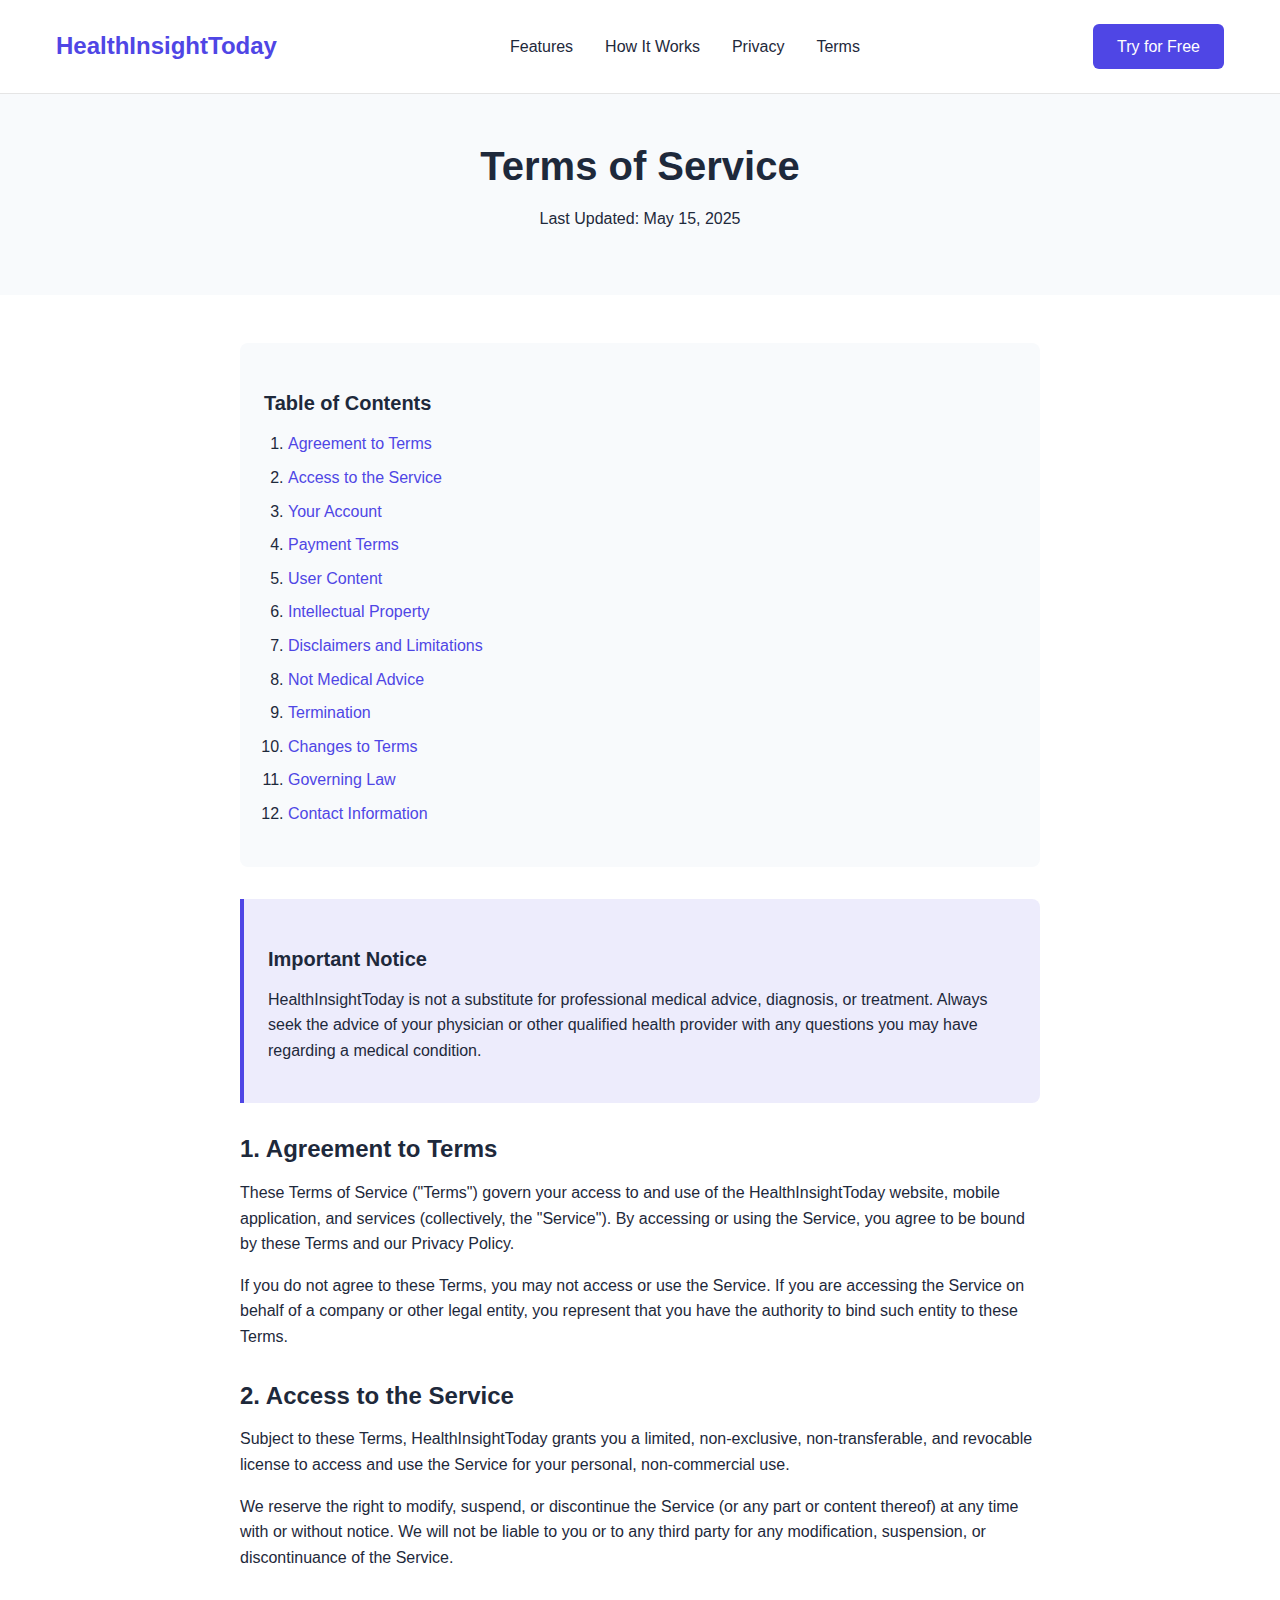
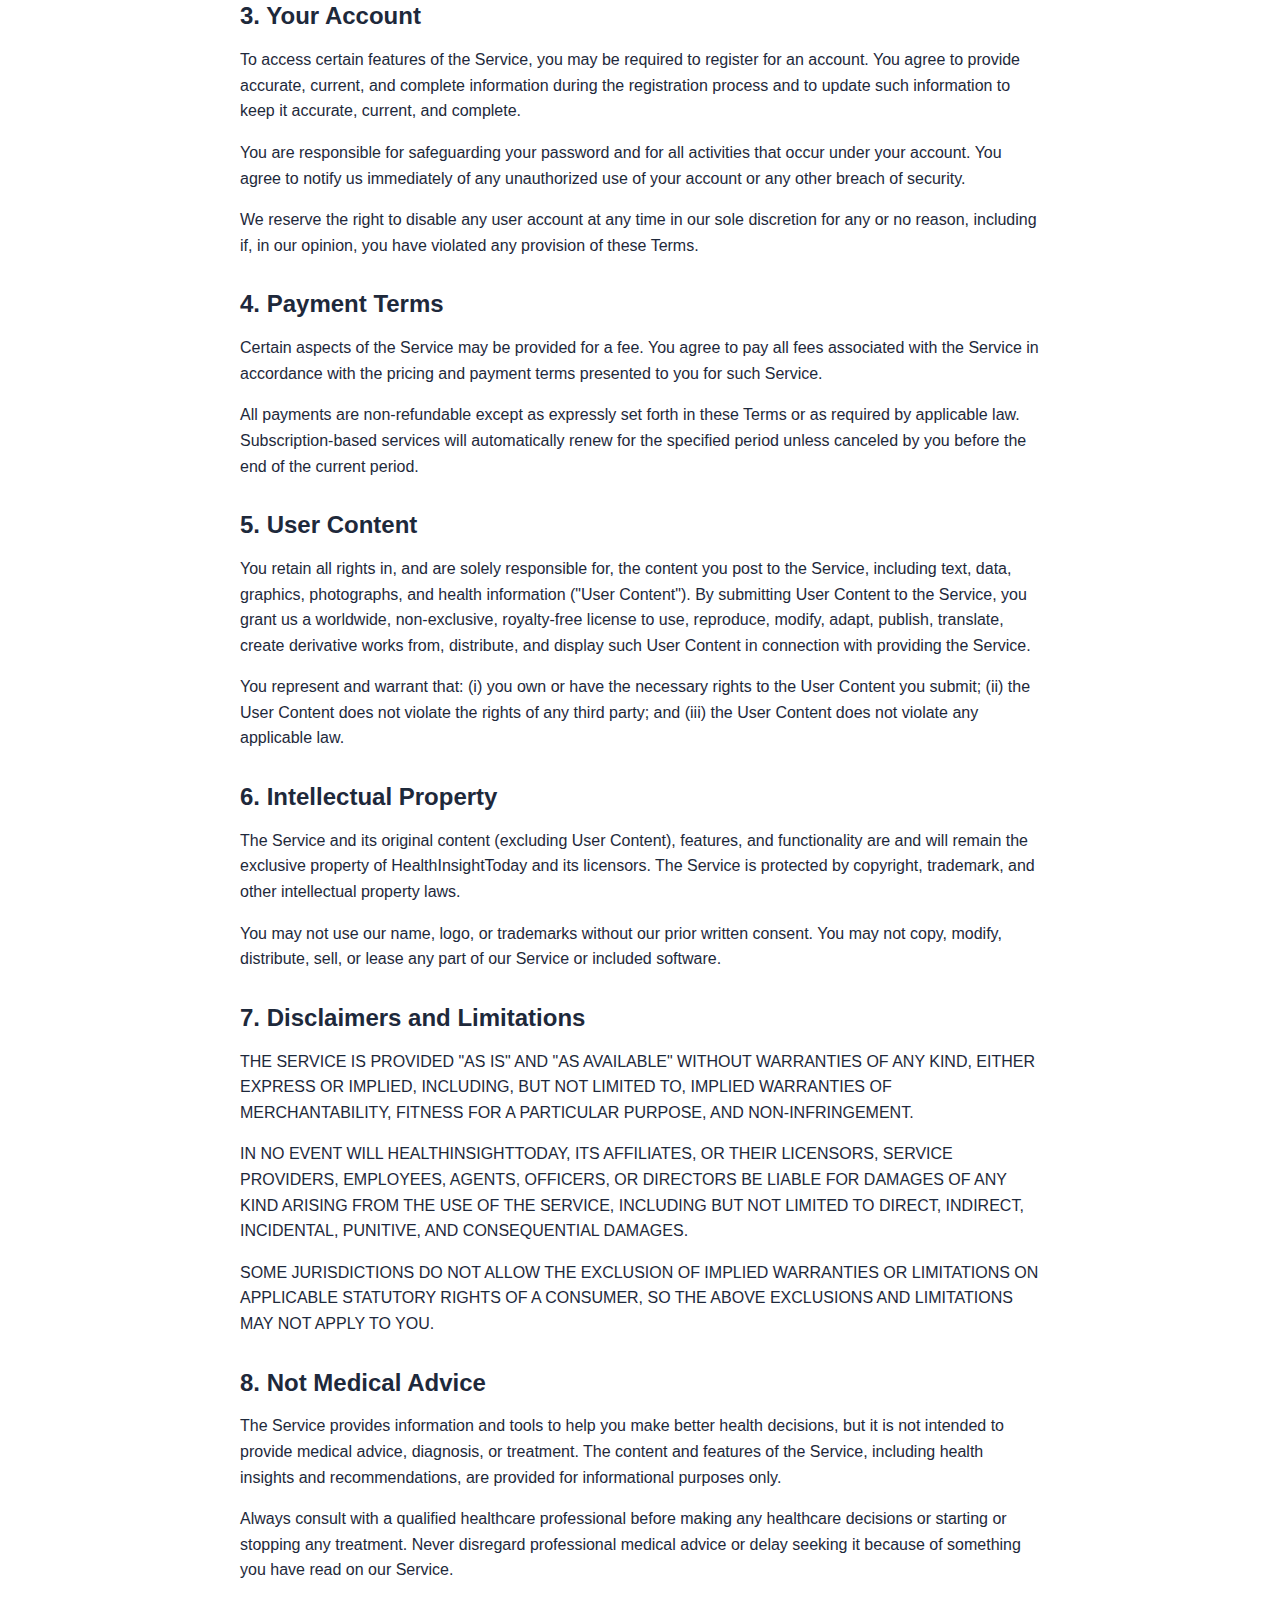
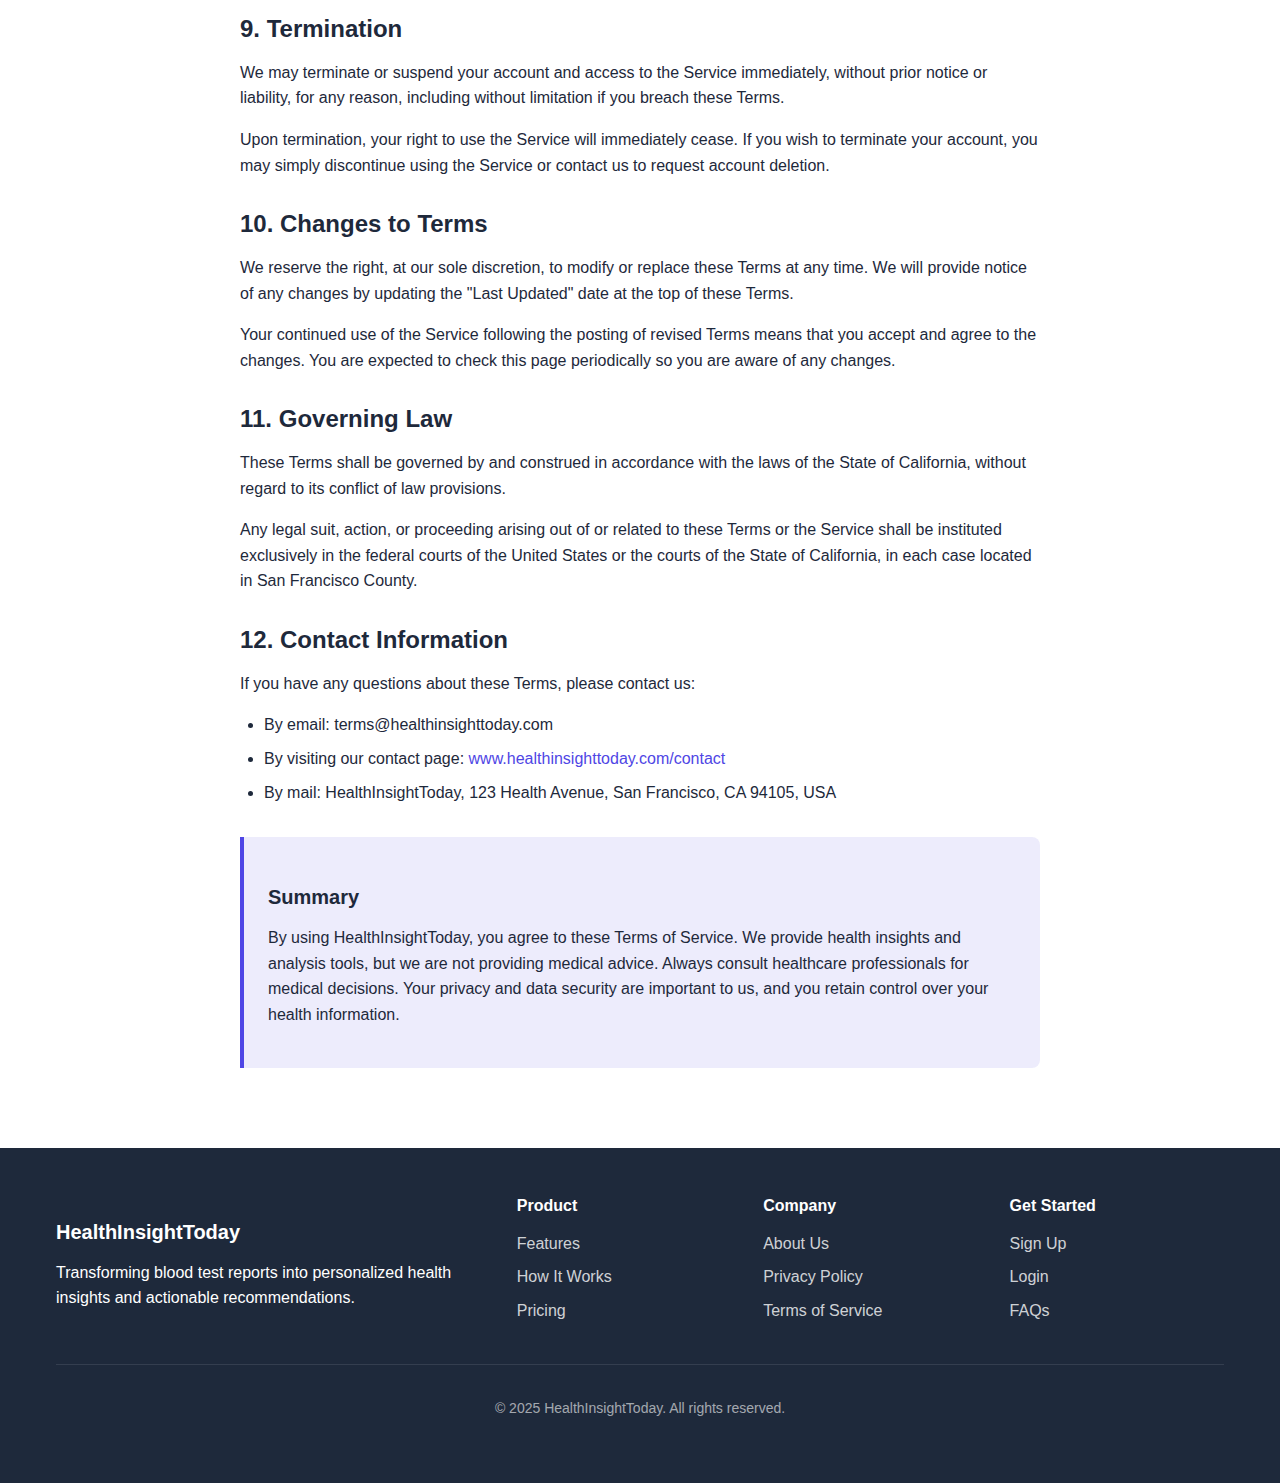
<file: terms.html>
<!DOCTYPE html>
<html lang="en">
<head>
    <meta charset="UTF-8">
    <meta name="viewport" content="width=device-width, initial-scale=1.0">
    <title>Terms of Service - HealthInsightToday</title>
    <style>
        :root {
            --primary: #4f46e5;
            --primary-dark: #3c35b1;
            --secondary: #38bdf8;
            --text: #1e293b;
            --text-light: #64748b;
            --background: #ffffff;
            --light-bg: #f8fafc;
            --success: #22c55e;
            --warning: #f59e0b;
            --error: #ef4444;
        }
        
        * {
            margin: 0;
            padding: 0;
            box-sizing: border-box;
            font-family: 'Inter', -apple-system, BlinkMacSystemFont, 'Segoe UI', Roboto, Oxygen, Ubuntu, Cantarell, 'Open Sans', 'Helvetica Neue', sans-serif;
        }
        
        body {
            color: var(--text);
            background-color: var(--background);
            line-height: 1.6;
        }
        
        h1, h2, h3, h4, h5, h6 {
            margin-bottom: 1rem;
            font-weight: 700;
            line-height: 1.2;
        }
        
        h1 {
            font-size: 2.5rem;
        }
        
        h2 {
            font-size: 1.5rem;
            margin-top: 2rem;
        }
        
        h3 {
            font-size: 1.25rem;
            margin-top: 1.5rem;
        }
        
        p {
            margin-bottom: 1rem;
        }
        
        a {
            color: var(--primary);
            text-decoration: none;
        }
        
        a:hover {
            text-decoration: underline;
        }
        
        .container {
            width: 100%;
            max-width: 1200px;
            margin: 0 auto;
            padding: 0 1rem;
        }
        
        header {
            padding: 1.5rem 0;
            border-bottom: 1px solid rgba(0, 0, 0, 0.1);
        }
        
        .navbar {
            display: flex;
            justify-content: space-between;
            align-items: center;
        }
        
        .navbar-brand {
            font-size: 1.5rem;
            font-weight: 700;
            color: var(--primary);
        }
        
        .nav-menu {
            display: flex;
            gap: 2rem;
        }
        
        .nav-item {
            list-style: none;
        }
        
        .nav-link {
            color: var(--text);
            font-weight: 500;
        }
        
        .btn {
            display: inline-block;
            background-color: var(--primary);
            color: white;
            padding: 0.6rem 1.5rem;
            border-radius: 0.375rem;
            font-weight: 500;
            transition: background-color 0.3s;
        }
        
        .btn:hover {
            background-color: var(--primary-dark);
            text-decoration: none;
        }
        
        .page-header {
            background-color: var(--light-bg);
            padding: 3rem 0;
            text-align: center;
        }
        
        .page-title {
            font-size: 2.5rem;
            margin-bottom: 1rem;
        }
        
        .content-section {
            padding: 3rem 0;
        }
        
        .terms-content {
            max-width: 800px;
            margin: 0 auto;
        }
        
        .terms-content ul, .terms-content ol {
            margin-bottom: 1rem;
            margin-left: 1.5rem;
        }
        
        .terms-content li {
            margin-bottom: 0.5rem;
        }
        
        .highlight-box {
            background-color: rgba(79, 70, 229, 0.1);
            border-left: 4px solid var(--primary);
            padding: 1.5rem;
            margin: 2rem 0;
            border-radius: 0 0.5rem 0.5rem 0;
        }
        
        footer {
            background-color: var(--text);
            color: white;
            padding: 3rem 0;
        }
        
        .footer-content {
            display: grid;
            grid-template-columns: 2fr 1fr 1fr 1fr;
            gap: 2rem;
        }
        
        .footer-list {
            list-style: none;
        }
        
        .footer-list li {
            margin-bottom: 0.5rem;
        }
        
        .footer-list a {
            color: rgba(255, 255, 255, 0.8);
        }
        
        .footer-list a:hover {
            color: white;
        }
        
        .footer-bottom {
            margin-top: 2rem;
            padding-top: 2rem;
            border-top: 1px solid rgba(255, 255, 255, 0.1);
            text-align: center;
            font-size: 0.875rem;
            color: rgba(255, 255, 255, 0.6);
        }
        
        .table-of-contents {
            background-color: var(--light-bg);
            padding: 1.5rem;
            border-radius: 0.5rem;
            margin-bottom: 2rem;
        }
        
        .table-of-contents ol {
            margin-left: 1.5rem;
        }
        
        .mobile-menu-btn {
            display: none;
            font-size: 1.5rem;
            background: none;
            border: none;
            cursor: pointer;
        }
        
        @media (max-width: 768px) {
            .mobile-menu-btn {
                display: block;
            }
            
            .nav-menu {
                position: fixed;
                top: 0;
                right: -100%;
                width: 80%;
                height: 100vh;
                background-color: white;
                flex-direction: column;
                align-items: center;
                justify-content: center;
                transition: 0.5s;
                box-shadow: -5px 0 15px rgba(0, 0, 0, 0.1);
                z-index: 100;
            }
            
            .nav-menu.active {
                right: 0;
            }
            
            .footer-content {
                grid-template-columns: 1fr;
                text-align: center;
            }
        }
    </style>
</head>
<body>
    <header>
        <div class="container">
            <nav class="navbar">
                <a href="index.html" class="navbar-brand">HealthInsightToday</a>
                <ul class="nav-menu">
                    <li class="nav-item"><a href="index.html#features" class="nav-link">Features</a></li>
                    <li class="nav-item"><a href="index.html#how-it-works" class="nav-link">How It Works</a></li>
                    <li class="nav-item"><a href="privacy.html" class="nav-link">Privacy</a></li>
                    <li class="nav-item"><a href="terms.html" class="nav-link">Terms</a></li>
                </ul>
                <a href="pages/register.html" class="btn">Try for Free</a>
                <button class="mobile-menu-btn">☰</button>
            </nav>
        </div>
    </header>

    <section class="page-header">
        <div class="container">
            <h1 class="page-title">Terms of Service</h1>
            <p>Last Updated: May 15, 2025</p>
        </div>
    </section>

    <section class="content-section">
        <div class="container">
            <div class="terms-content">
                <div class="table-of-contents">
                    <h3>Table of Contents</h3>
                    <ol>
                        <li><a href="#agreement">Agreement to Terms</a></li>
                        <li><a href="#access">Access to the Service</a></li>
                        <li><a href="#account">Your Account</a></li>
                        <li><a href="#payment">Payment Terms</a></li>
                        <li><a href="#content">User Content</a></li>
                        <li><a href="#ip">Intellectual Property</a></li>
                        <li><a href="#disclaimer">Disclaimers and Limitations</a></li>
                        <li><a href="#medical">Not Medical Advice</a></li>
                        <li><a href="#termination">Termination</a></li>
                        <li><a href="#changes">Changes to Terms</a></li>
                        <li><a href="#governing">Governing Law</a></li>
                        <li><a href="#contact">Contact Information</a></li>
                    </ol>
                </div>

                <div class="highlight-box">
                    <h3>Important Notice</h3>
                    <p>HealthInsightToday is not a substitute for professional medical advice, diagnosis, or treatment. Always seek the advice of your physician or other qualified health provider with any questions you may have regarding a medical condition.</p>
                </div>
                
                <h2 id="agreement">1. Agreement to Terms</h2>
                <p>These Terms of Service ("Terms") govern your access to and use of the HealthInsightToday website, mobile application, and services (collectively, the "Service"). By accessing or using the Service, you agree to be bound by these Terms and our Privacy Policy.</p>
                <p>If you do not agree to these Terms, you may not access or use the Service. If you are accessing the Service on behalf of a company or other legal entity, you represent that you have the authority to bind such entity to these Terms.</p>
                
                <h2 id="access">2. Access to the Service</h2>
                <p>Subject to these Terms, HealthInsightToday grants you a limited, non-exclusive, non-transferable, and revocable license to access and use the Service for your personal, non-commercial use.</p>
                <p>We reserve the right to modify, suspend, or discontinue the Service (or any part or content thereof) at any time with or without notice. We will not be liable to you or to any third party for any modification, suspension, or discontinuance of the Service.</p>
                
                <h2 id="account">3. Your Account</h2>
                <p>To access certain features of the Service, you may be required to register for an account. You agree to provide accurate, current, and complete information during the registration process and to update such information to keep it accurate, current, and complete.</p>
                <p>You are responsible for safeguarding your password and for all activities that occur under your account. You agree to notify us immediately of any unauthorized use of your account or any other breach of security.</p>
                <p>We reserve the right to disable any user account at any time in our sole discretion for any or no reason, including if, in our opinion, you have violated any provision of these Terms.</p>
                
                <h2 id="payment">4. Payment Terms</h2>
                <p>Certain aspects of the Service may be provided for a fee. You agree to pay all fees associated with the Service in accordance with the pricing and payment terms presented to you for such Service.</p>
                <p>All payments are non-refundable except as expressly set forth in these Terms or as required by applicable law. Subscription-based services will automatically renew for the specified period unless canceled by you before the end of the current period.</p>
                
                <h2 id="content">5. User Content</h2>
                <p>You retain all rights in, and are solely responsible for, the content you post to the Service, including text, data, graphics, photographs, and health information ("User Content"). By submitting User Content to the Service, you grant us a worldwide, non-exclusive, royalty-free license to use, reproduce, modify, adapt, publish, translate, create derivative works from, distribute, and display such User Content in connection with providing the Service.</p>
                <p>You represent and warrant that: (i) you own or have the necessary rights to the User Content you submit; (ii) the User Content does not violate the rights of any third party; and (iii) the User Content does not violate any applicable law.</p>
                
                <h2 id="ip">6. Intellectual Property</h2>
                <p>The Service and its original content (excluding User Content), features, and functionality are and will remain the exclusive property of HealthInsightToday and its licensors. The Service is protected by copyright, trademark, and other intellectual property laws.</p>
                <p>You may not use our name, logo, or trademarks without our prior written consent. You may not copy, modify, distribute, sell, or lease any part of our Service or included software.</p>
                
                <h2 id="disclaimer">7. Disclaimers and Limitations</h2>
                <p>THE SERVICE IS PROVIDED "AS IS" AND "AS AVAILABLE" WITHOUT WARRANTIES OF ANY KIND, EITHER EXPRESS OR IMPLIED, INCLUDING, BUT NOT LIMITED TO, IMPLIED WARRANTIES OF MERCHANTABILITY, FITNESS FOR A PARTICULAR PURPOSE, AND NON-INFRINGEMENT.</p>
                <p>IN NO EVENT WILL HEALTHINSIGHTTODAY, ITS AFFILIATES, OR THEIR LICENSORS, SERVICE PROVIDERS, EMPLOYEES, AGENTS, OFFICERS, OR DIRECTORS BE LIABLE FOR DAMAGES OF ANY KIND ARISING FROM THE USE OF THE SERVICE, INCLUDING BUT NOT LIMITED TO DIRECT, INDIRECT, INCIDENTAL, PUNITIVE, AND CONSEQUENTIAL DAMAGES.</p>
                <p>SOME JURISDICTIONS DO NOT ALLOW THE EXCLUSION OF IMPLIED WARRANTIES OR LIMITATIONS ON APPLICABLE STATUTORY RIGHTS OF A CONSUMER, SO THE ABOVE EXCLUSIONS AND LIMITATIONS MAY NOT APPLY TO YOU.</p>
                
                <h2 id="medical">8. Not Medical Advice</h2>
                <p>The Service provides information and tools to help you make better health decisions, but it is not intended to provide medical advice, diagnosis, or treatment. The content and features of the Service, including health insights and recommendations, are provided for informational purposes only.</p>
                <p>Always consult with a qualified healthcare professional before making any healthcare decisions or starting or stopping any treatment. Never disregard professional medical advice or delay seeking it because of something you have read on our Service.</p>
                
                <h2 id="termination">9. Termination</h2>
                <p>We may terminate or suspend your account and access to the Service immediately, without prior notice or liability, for any reason, including without limitation if you breach these Terms.</p>
                <p>Upon termination, your right to use the Service will immediately cease. If you wish to terminate your account, you may simply discontinue using the Service or contact us to request account deletion.</p>
                
                <h2 id="changes">10. Changes to Terms</h2>
                <p>We reserve the right, at our sole discretion, to modify or replace these Terms at any time. We will provide notice of any changes by updating the "Last Updated" date at the top of these Terms.</p>
                <p>Your continued use of the Service following the posting of revised Terms means that you accept and agree to the changes. You are expected to check this page periodically so you are aware of any changes.</p>
                
                <h2 id="governing">11. Governing Law</h2>
                <p>These Terms shall be governed by and construed in accordance with the laws of the State of California, without regard to its conflict of law provisions.</p>
                <p>Any legal suit, action, or proceeding arising out of or related to these Terms or the Service shall be instituted exclusively in the federal courts of the United States or the courts of the State of California, in each case located in San Francisco County.</p>
                
                <h2 id="contact">12. Contact Information</h2>
                <p>If you have any questions about these Terms, please contact us:</p>
                <ul>
                    <li>By email: terms@healthinsighttoday.com</li>
                    <li>By visiting our contact page: <a href="#">www.healthinsighttoday.com/contact</a></li>
                    <li>By mail: HealthInsightToday, 123 Health Avenue, San Francisco, CA 94105, USA</li>
                </ul>
                
                <div class="highlight-box">
                    <h3>Summary</h3>
                    <p>By using HealthInsightToday, you agree to these Terms of Service. We provide health insights and analysis tools, but we are not providing medical advice. Always consult healthcare professionals for medical decisions. Your privacy and data security are important to us, and you retain control over your health information.</p>
                </div>
            </div>
        </div>
    </section>

    <footer>
        <div class="container">
            <div class="footer-content">
                <div>
                    <h3 style="color: white;">HealthInsightToday</h3>
                    <p>Transforming blood test reports into personalized health insights and actionable recommendations.</p>
                </div>
                
                <div>
                    <h4 style="color: white;">Product</h4>
                    <ul class="footer-list">
                        <li><a href="index.html#features">Features</a></li>
                        <li><a href="index.html#how-it-works">How It Works</a></li>
                        <li><a href="#">Pricing</a></li>
                    </ul>
                </div>
                
                <div>
                    <h4 style="color: white;">Company</h4>
                    <ul class="footer-list">
                        <li><a href="#">About Us</a></li>
                        <li><a href="privacy.html">Privacy Policy</a></li>
                        <li><a href="terms.html">Terms of Service</a></li>
                    </ul>
                </div>
                
                <div>
                    <h4 style="color: white;">Get Started</h4>
                    <ul class="footer-list">
                        <li><a href="pages/register.html">Sign Up</a></li>
                        <li><a href="pages/login.html">Login</a></li>
                        <li><a href="#">FAQs</a></li>
                    </ul>
                </div>
            </div>
            
            <div class="footer-bottom">
                <p>© 2025 HealthInsightToday. All rights reserved.</p>
            </div>
        </div>
    </footer>

    <script>
        // Mobile menu toggle
        const mobileMenuBtn = document.querySelector('.mobile-menu-btn');
        const navMenu = document.querySelector('.nav-menu');
        
        if (mobileMenuBtn) {
            mobileMenuBtn.addEventListener('click', () => {
                navMenu.classList.toggle('active');
            });
        }
        
        // Smooth scrolling for anchor links
        document.querySelectorAll('a[href^="#"]').forEach(anchor => {
            anchor.addEventListener('click', function (e) {
                e.preventDefault();
                
                const target = document.querySelector(this.getAttribute('href'));
                if (target) {
                    window.scrollTo({
                        top: target.offsetTop - 100,
                        behavior: 'smooth'
                    });
                }
                
                // Close mobile menu if open
                if (navMenu.classList.contains('active')) {
                    navMenu.classList.remove('active');
                }
            });
        });
    </script>
</body>
</html>
</file>
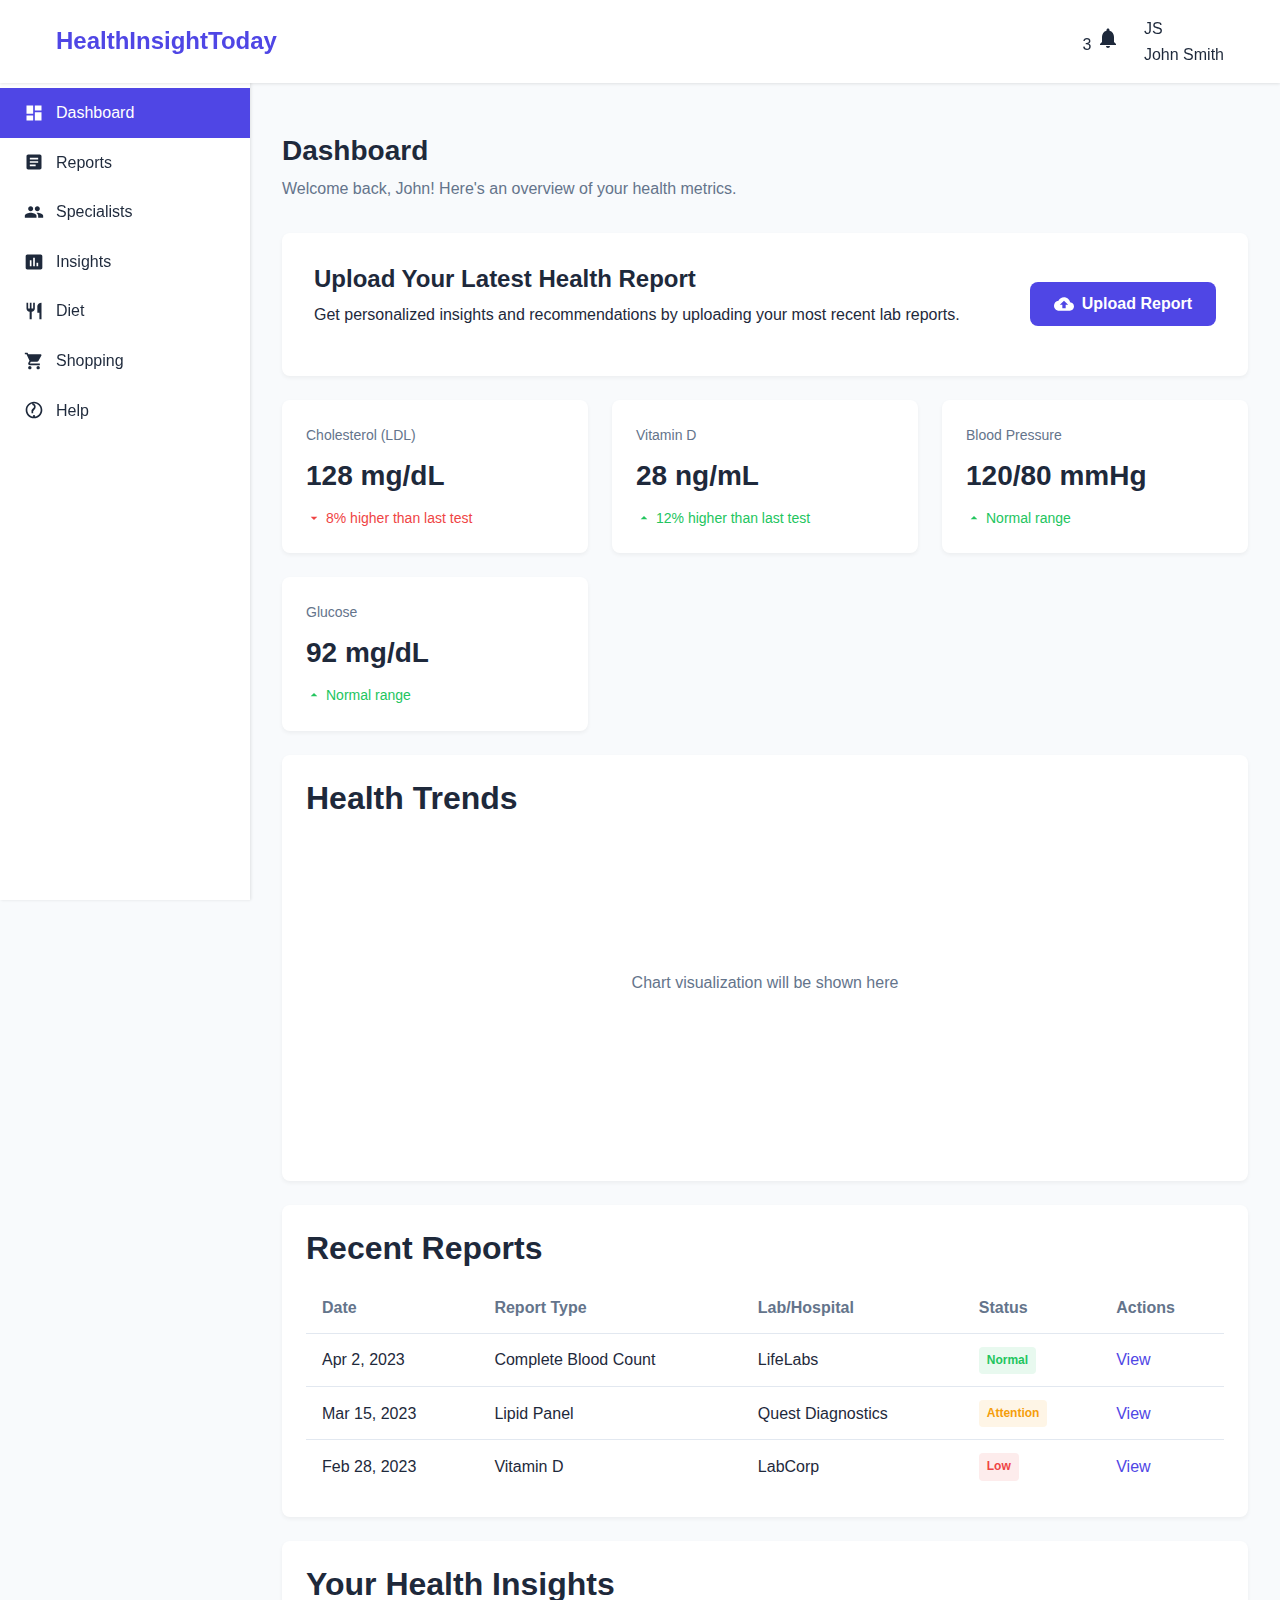
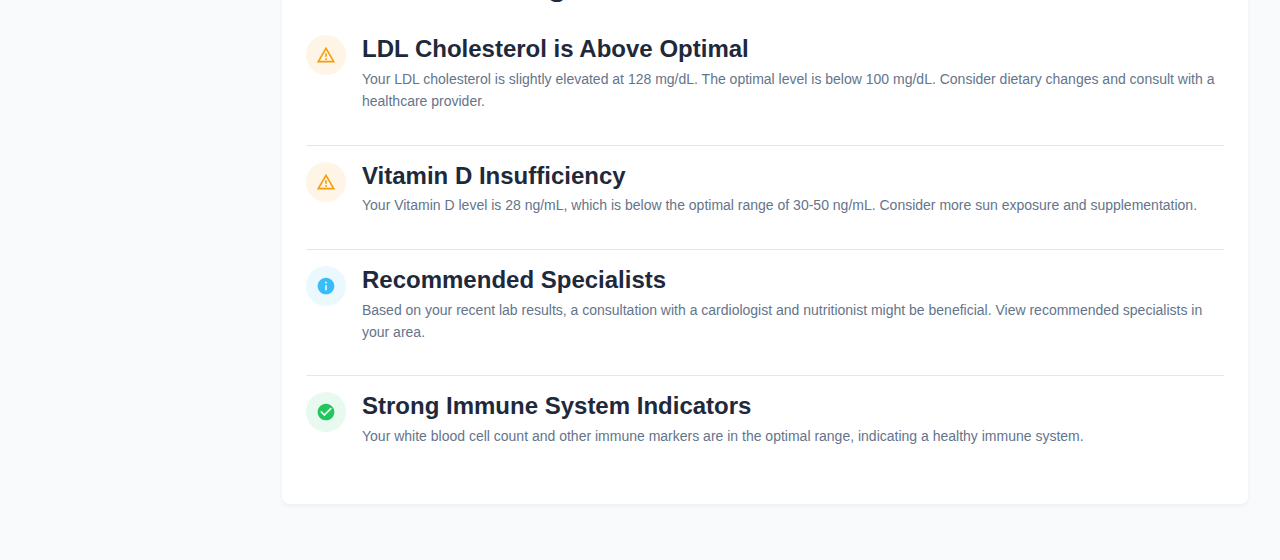
<file: pages/dashboard.html>
<!DOCTYPE html>
<html lang="en">
<head>
    <meta charset="UTF-8">
    <meta name="viewport" content="width=device-width, initial-scale=1.0">
    <title>Your Health Dashboard - HealthInsightToday</title>
    <!-- External CSS Files -->
    <link rel="stylesheet" href="../assets/css/normalize.css">
    <link rel="stylesheet" href="../assets/css/main.css">
    <link rel="stylesheet" href="../assets/css/utilities.css">
    <!-- Custom styles specific to the dashboard page -->
    <style>
        .stats-grid {
            display: grid;
            grid-template-columns: repeat(auto-fit, minmax(250px, 1fr));
            gap: 1.5rem;
            margin-bottom: 1.5rem;
        }
        
        .stat-card {
            background-color: #ffffff;
            border-radius: 0.5rem;
            box-shadow: 0 2px 4px rgba(0, 0, 0, 0.05);
            padding: 1.5rem;
            display: flex;
            flex-direction: column;
        }
        
        .stat-title {
            color: var(--text-light);
            font-size: 0.875rem;
            margin-bottom: 0.5rem;
        }
        
        .stat-value {
            font-size: 1.75rem;
            font-weight: 700;
            margin-bottom: 0.5rem;
        }
        
        .stat-change {
            display: flex;
            align-items: center;
            gap: 0.25rem;
            font-size: 0.875rem;
        }
        
        .stat-change.positive {
            color: var(--success);
        }
        
        .stat-change.negative {
            color: var(--error);
        }
        
        .chart-container {
            height: 300px;
            margin-bottom: 1.5rem;
        }
        
        .recent-reports {
            margin-bottom: 1.5rem;
        }
        
        .report-table {
            width: 100%;
            border-collapse: collapse;
        }
        
        .report-table th {
            text-align: left;
            padding: 0.75rem 1rem;
            border-bottom: 1px solid var(--border);
            color: var(--text-light);
            font-weight: 600;
        }
        
        .report-table td {
            padding: 0.75rem 1rem;
            border-bottom: 1px solid var(--border);
        }
        
        .report-table tr:last-child td {
            border-bottom: none;
        }
        
        .report-status {
            display: inline-block;
            padding: 0.25rem 0.5rem;
            border-radius: 0.25rem;
            font-size: 0.75rem;
            font-weight: 600;
        }
        
        .status-normal {
            background-color: rgba(34, 197, 94, 0.1);
            color: var(--success);
        }
        
        .status-warning {
            background-color: rgba(245, 158, 11, 0.1);
            color: var(--warning);
        }
        
        .status-alert {
            background-color: rgba(239, 68, 68, 0.1);
            color: var(--error);
        }
        
        .health-insights {
            margin-bottom: 1.5rem;
        }
        
        .insight-item {
            display: flex;
            gap: 1rem;
            padding: 1rem 0;
            border-bottom: 1px solid var(--border);
        }
        
        .insight-item:last-child {
            border-bottom: none;
        }
        
        .insight-icon {
            width: 40px;
            height: 40px;
            border-radius: 50%;
            display: flex;
            align-items: center;
            justify-content: center;
            flex-shrink: 0;
        }
        
        .insight-icon.warning {
            background-color: rgba(245, 158, 11, 0.1);
            color: var(--warning);
        }
        
        .insight-icon.info {
            background-color: rgba(56, 189, 248, 0.1);
            color: var(--secondary);
        }
        
        .insight-icon.success {
            background-color: rgba(34, 197, 94, 0.1);
            color: var(--success);
        }
        
        .insight-content {
            flex: 1;
        }
        
        .insight-title {
            font-weight: 600;
            margin-bottom: 0.25rem;
        }
        
        .insight-description {
            color: var(--text-light);
            font-size: 0.875rem;
        }
        
        .welcome-banner {
            display: flex;
            align-items: center;
            gap: 2rem;
            padding: 2rem;
            background-color: #ffffff;
            border-radius: 0.5rem;
            box-shadow: 0 2px 4px rgba(0, 0, 0, 0.05);
            margin-bottom: 1.5rem;
        }
        
        .welcome-content {
            flex: 1;
        }
        
        .welcome-title {
            font-size: 1.5rem;
            margin-bottom: 0.5rem;
        }
        
        .upload-btn {
            display: flex;
            align-items: center;
            gap: 0.5rem;
            padding: 0.75rem 1.5rem;
            background-color: var(--primary);
            color: white;
            border-radius: 0.5rem;
            font-weight: 600;
            transition: all 0.2s;
            border: none;
            cursor: pointer;
        }
        
        .upload-btn:hover {
            background-color: var(--primary-dark);
        }

        @media (max-width: 768px) {
            .welcome-banner {
                flex-direction: column;
                align-items: flex-start;
                gap: 1rem;
            }
        }
    </style>
</head>
<body>
    <header>
        <div class="container header-container">
            <a href="../index.html" class="brand">HealthInsightToday</a>
            <div class="user-menu">
                <div class="notifications">
                    <span class="notifications-count">3</span>
                    <svg width="24" height="24" viewBox="0 0 24 24" fill="none" xmlns="http://www.w3.org/2000/svg">
                        <path d="M12 22C13.1 22 14 21.1 14 20H10C10 21.1 10.9 22 12 22ZM18 16V11C18 7.93 16.36 5.36 13.5 4.68V4C13.5 3.17 12.83 2.5 12 2.5C11.17 2.5 10.5 3.17 10.5 4V4.68C7.63 5.36 6 7.92 6 11V16L4 18V19H20V18L18 16Z" fill="currentColor"/>
                    </svg>
                </div>
                <div class="user-profile">
                    <div class="avatar">JS</div>
                    <span>John Smith</span>
                </div>
            </div>
        </div>
    </header>
    
    <aside class="sidebar">
        <ul class="sidebar-menu">
            <li>
                <a href="/pages/dashboard.html" class="active">
                    <svg width="20" height="20" viewBox="0 0 24 24" fill="none" xmlns="http://www.w3.org/2000/svg">
                        <path d="M3 13H11V3H3V13ZM3 21H11V15H3V21ZM13 21H21V11H13V21ZM13 3V9H21V3H13Z" fill="currentColor"/>
                    </svg>
                    <span>Dashboard</span>
                </a>
            </li>
            <li>
                <a href="/pages/reports.html">
                    <svg width="20" height="20" viewBox="0 0 24 24" fill="none" xmlns="http://www.w3.org/2000/svg">
                        <path d="M19 3H5C3.9 3 3 3.9 3 5V19C3 20.1 3.9 21 5 21H19C20.1 21 21 20.1 21 19V5C21 3.9 20.1 3 19 3ZM14 17H7V15H14V17ZM17 13H7V11H17V13ZM17 9H7V7H17V9Z" fill="currentColor"/>
                    </svg>
                    <span>Reports</span>
                </a>
            </li>
            <li>
                <a href="/pages/specialists.html">
                    <svg width="20" height="20" viewBox="0 0 24 24" fill="none" xmlns="http://www.w3.org/2000/svg">
                        <path d="M16 11C17.66 11 18.99 9.66 18.99 8C18.99 6.34 17.66 5 16 5C14.34 5 13 6.34 13 8C13 9.66 14.34 11 16 11ZM8 11C9.66 11 10.99 9.66 10.99 8C10.99 6.34 9.66 5 8 5C6.34 5 5 6.34 5 8C5 9.66 6.34 11 8 11ZM8 13C5.67 13 1 14.17 1 16.5V19H15V16.5C15 14.17 10.33 13 8 13ZM16 13C15.71 13 15.38 13.02 15.03 13.05C16.19 13.89 17 15.02 17 16.5V19H23V16.5C23 14.17 18.33 13 16 13Z" fill="currentColor"/>
                    </svg>
                    <span>Specialists</span>
                </a>
            </li>
            <li>
                <a href="/pages/insights.html">
                    <svg width="20" height="20" viewBox="0 0 24 24" fill="none" xmlns="http://www.w3.org/2000/svg">
                        <path d="M20 3H4C2.9 3 2 3.9 2 5V19C2 20.1 2.9 21 4 21H20C21.1 21 22 20.1 22 19V5C22 3.9 21.1 3 20 3ZM9 17H7V10H9V17ZM13 17H11V7H13V17ZM17 17H15V13H17V17Z" fill="currentColor"/>
                    </svg>
                    <span>Insights</span>
                </a>
            </li>
            <li>
                <a href="/pages/diet.html">
                    <svg width="20" height="20" viewBox="0 0 24 24" fill="none" xmlns="http://www.w3.org/2000/svg">
                        <path d="M11 9H9V2H7V9H5V2H3V9C3 11.12 4.66 12.84 6.75 12.97V22H9.25V12.97C11.34 12.84 13 11.12 13 9V2H11V9ZM16 6V14H18.5V22H21V2C18.24 2 16 4.24 16 6Z" fill="currentColor"/>
                    </svg>
                    <span>Diet</span>
                </a>
            </li>
            <li>
                <a href="/pages/shopping.html">
                    <svg width="20" height="20" viewBox="0 0 24 24" fill="none" xmlns="http://www.w3.org/2000/svg">
                        <path d="M7 18c-1.1 0-1.99.9-1.99 2S5.9 22 7 22s2-.9 2-2-.9-2-2-2zM1 2v2h2l3.6 7.59-1.35 2.45c-.16.28-.25.61-.25.96 0 1.1.9 2 2 2h12v-2H7.42c-.14 0-.25-.11-.25-.25l.03-.12.9-1.63h7.45c.75 0 1.41-.41 1.75-1.03l3.58-6.49c.08-.14.12-.31.12-.48 0-.55-.45-1-1-1H5.21l-.94-2H1zm16 16c-1.1 0-1.99.9-1.99 2s.89 2 1.99 2 2-.9 2-2-.9-2-2-2z" fill="currentColor"/>
                    </svg>
                    <span>Shopping</span>
                </a>
            </li>
            <li>
                <a href="/pages/help.html">
                    <svg width="20" height="20" viewBox="0 0 24 24" fill="none" xmlns="http://www.w3.org/2000/svg">
                        <path d="M12 2C6.48 2 2 6.48 2 12C2 17.52 6.48 22 12 22C17.52 22 22 17.52 22 12C22 6.48 17.52 2 12 2ZM12 20C7.59 20 4 16.41 4 12C4 7.59 7.59 4 12 4C16.41 4 20 7.59 20 12C20 16.41 16.41 20 12 20ZM12.89 11.1C13.58 10.28 14 9.19 14 8C14 5.79 12.21 4 10 4V6C11.1 6 12 6.9 12 8C12 8.55 11.78 9.05 11.43 9.43L9.57 11.29C9.22 11.64 9 12.14 9 12.69V16H11V13.41L12.89 11.1ZM11 18H13V20H11V18Z" fill="currentColor"/>
                    </svg>
                    <span>Help</span>
                </a>
            </li>
        </ul>
    </aside>
    
    <main class="main-content">
        <div class="dashboard-header">
            <h1 class="page-title">Dashboard</h1>
            <p class="subtitle">Welcome back, John! Here's an overview of your health metrics.</p>
        </div>
        
        <div class="welcome-banner">
            <div class="welcome-content">
                <h2 class="welcome-title">Upload Your Latest Health Report</h2>
                <p>Get personalized insights and recommendations by uploading your most recent lab reports.</p>
            </div>
            <button class="upload-btn">
                <svg width="20" height="20" viewBox="0 0 24 24" fill="none" xmlns="http://www.w3.org/2000/svg">
                    <path d="M19.35 10.04C18.67 6.59 15.64 4 12 4 9.11 4 6.6 5.64 5.35 8.04 2.34 8.36 0 10.91 0 14c0 3.31 2.69 6 6 6h13c2.76 0 5-2.24 5-5 0-2.64-2.05-4.78-4.65-4.96zM14 13v4h-4v-4H7l5-5 5 5h-3z" fill="currentColor"/>
                </svg>
                Upload Report
            </button>
        </div>
        
        <div class="stats-grid">
            <div class="stat-card">
                <span class="stat-title">Cholesterol (LDL)</span>
                <span class="stat-value">128 mg/dL</span>
                <span class="stat-change negative">
                    <svg width="16" height="16" viewBox="0 0 24 24" fill="none" xmlns="http://www.w3.org/2000/svg">
                        <path d="M7 10l5 5 5-5H7z" fill="currentColor"/>
                    </svg>
                    8% higher than last test
                </span>
            </div>
            <div class="stat-card">
                <span class="stat-title">Vitamin D</span>
                <span class="stat-value">28 ng/mL</span>
                <span class="stat-change positive">
                    <svg width="16" height="16" viewBox="0 0 24 24" fill="none" xmlns="http://www.w3.org/2000/svg">
                        <path d="M7 14l5-5 5 5H7z" fill="currentColor"/>
                    </svg>
                    12% higher than last test
                </span>
            </div>
            <div class="stat-card">
                <span class="stat-title">Blood Pressure</span>
                <span class="stat-value">120/80 mmHg</span>
                <span class="stat-change positive">
                    <svg width="16" height="16" viewBox="0 0 24 24" fill="none" xmlns="http://www.w3.org/2000/svg">
                        <path d="M7 14l5-5 5 5H7z" fill="currentColor"/>
                    </svg>
                    Normal range
                </span>
            </div>
            <div class="stat-card">
                <span class="stat-title">Glucose</span>
                <span class="stat-value">92 mg/dL</span>
                <span class="stat-change positive">
                    <svg width="16" height="16" viewBox="0 0 24 24" fill="none" xmlns="http://www.w3.org/2000/svg">
                        <path d="M7 14l5-5 5 5H7z" fill="currentColor"/>
                    </svg>
                    Normal range
                </span>
            </div>
        </div>
        
        <div class="card">
            <h2 style="margin-bottom: 1rem;">Health Trends</h2>
            <div class="chart-container">
                <!-- Chart would be rendered here with a JS library -->
                <div style="display: flex; align-items: center; justify-content: center; height: 100%; color: var(--text-light);">
                    Chart visualization will be shown here
                </div>
            </div>
        </div>
        
        <div class="card recent-reports">
            <h2 style="margin-bottom: 1rem;">Recent Reports</h2>
            <table class="report-table">
                <thead>
                    <tr>
                        <th>Date</th>
                        <th>Report Type</th>
                        <th>Lab/Hospital</th>
                        <th>Status</th>
                        <th>Actions</th>
                    </tr>
                </thead>
                <tbody>
                    <tr>
                        <td>Apr 2, 2023</td>
                        <td>Complete Blood Count</td>
                        <td>LifeLabs</td>
                        <td><span class="report-status status-normal">Normal</span></td>
                        <td><a href="#">View</a></td>
                    </tr>
                    <tr>
                        <td>Mar 15, 2023</td>
                        <td>Lipid Panel</td>
                        <td>Quest Diagnostics</td>
                        <td><span class="report-status status-warning">Attention</span></td>
                        <td><a href="#">View</a></td>
                    </tr>
                    <tr>
                        <td>Feb 28, 2023</td>
                        <td>Vitamin D</td>
                        <td>LabCorp</td>
                        <td><span class="report-status status-alert">Low</span></td>
                        <td><a href="#">View</a></td>
                    </tr>
                </tbody>
            </table>
        </div>
        
        <div class="card health-insights">
            <h2 style="margin-bottom: 1rem;">Your Health Insights</h2>
            
            <div class="insight-item">
                <div class="insight-icon warning">
                    <svg width="20" height="20" viewBox="0 0 24 24" fill="none" xmlns="http://www.w3.org/2000/svg">
                        <path d="M12 5.99L19.53 19H4.47L12 5.99M12 2L1 21h22L12 2zm1 14h-2v2h2v-2zm0-6h-2v4h2v-4z" fill="currentColor"/>
                    </svg>
                </div>
                <div class="insight-content">
                    <h3 class="insight-title">LDL Cholesterol is Above Optimal</h3>
                    <p class="insight-description">Your LDL cholesterol is slightly elevated at 128 mg/dL. The optimal level is below 100 mg/dL. Consider dietary changes and consult with a healthcare provider.</p>
                </div>
            </div>
            
            <div class="insight-item">
                <div class="insight-icon warning">
                    <svg width="20" height="20" viewBox="0 0 24 24" fill="none" xmlns="http://www.w3.org/2000/svg">
                        <path d="M12 5.99L19.53 19H4.47L12 5.99M12 2L1 21h22L12 2zm1 14h-2v2h2v-2zm0-6h-2v4h2v-4z" fill="currentColor"/>
                    </svg>
                </div>
                <div class="insight-content">
                    <h3 class="insight-title">Vitamin D Insufficiency</h3>
                    <p class="insight-description">Your Vitamin D level is 28 ng/mL, which is below the optimal range of 30-50 ng/mL. Consider more sun exposure and supplementation.</p>
                </div>
            </div>
            
            <div class="insight-item">
                <div class="insight-icon info">
                    <svg width="20" height="20" viewBox="0 0 24 24" fill="none" xmlns="http://www.w3.org/2000/svg">
                        <path d="M12 2C6.48 2 2 6.48 2 12s4.48 10 10 10 10-4.48 10-10S17.52 2 12 2zm1 15h-2v-6h2v6zm0-8h-2V7h2v2z" fill="currentColor"/>
                    </svg>
                </div>
                <div class="insight-content">
                    <h3 class="insight-title">Recommended Specialists</h3>
                    <p class="insight-description">Based on your recent lab results, a consultation with a cardiologist and nutritionist might be beneficial. View recommended specialists in your area.</p>
                </div>
            </div>
            
            <div class="insight-item">
                <div class="insight-icon success">
                    <svg width="20" height="20" viewBox="0 0 24 24" fill="none" xmlns="http://www.w3.org/2000/svg">
                        <path d="M12 2C6.48 2 2 6.48 2 12s4.48 10 10 10 10-4.48 10-10S17.52 2 12 2zm-2 15l-5-5 1.41-1.41L10 14.17l7.59-7.59L19 8l-9 9z" fill="currentColor"/>
                    </svg>
                </div>
                <div class="insight-content">
                    <h3 class="insight-title">Strong Immune System Indicators</h3>
                    <p class="insight-description">Your white blood cell count and other immune markers are in the optimal range, indicating a healthy immune system.</p>
                </div>
            </div>
        </div>
    </main>

    <script>
        // This would be replaced with real chart rendering and data handling in production
        console.log("Dashboard loaded with dummy data");
    </script>
</body>
</html>
</file>
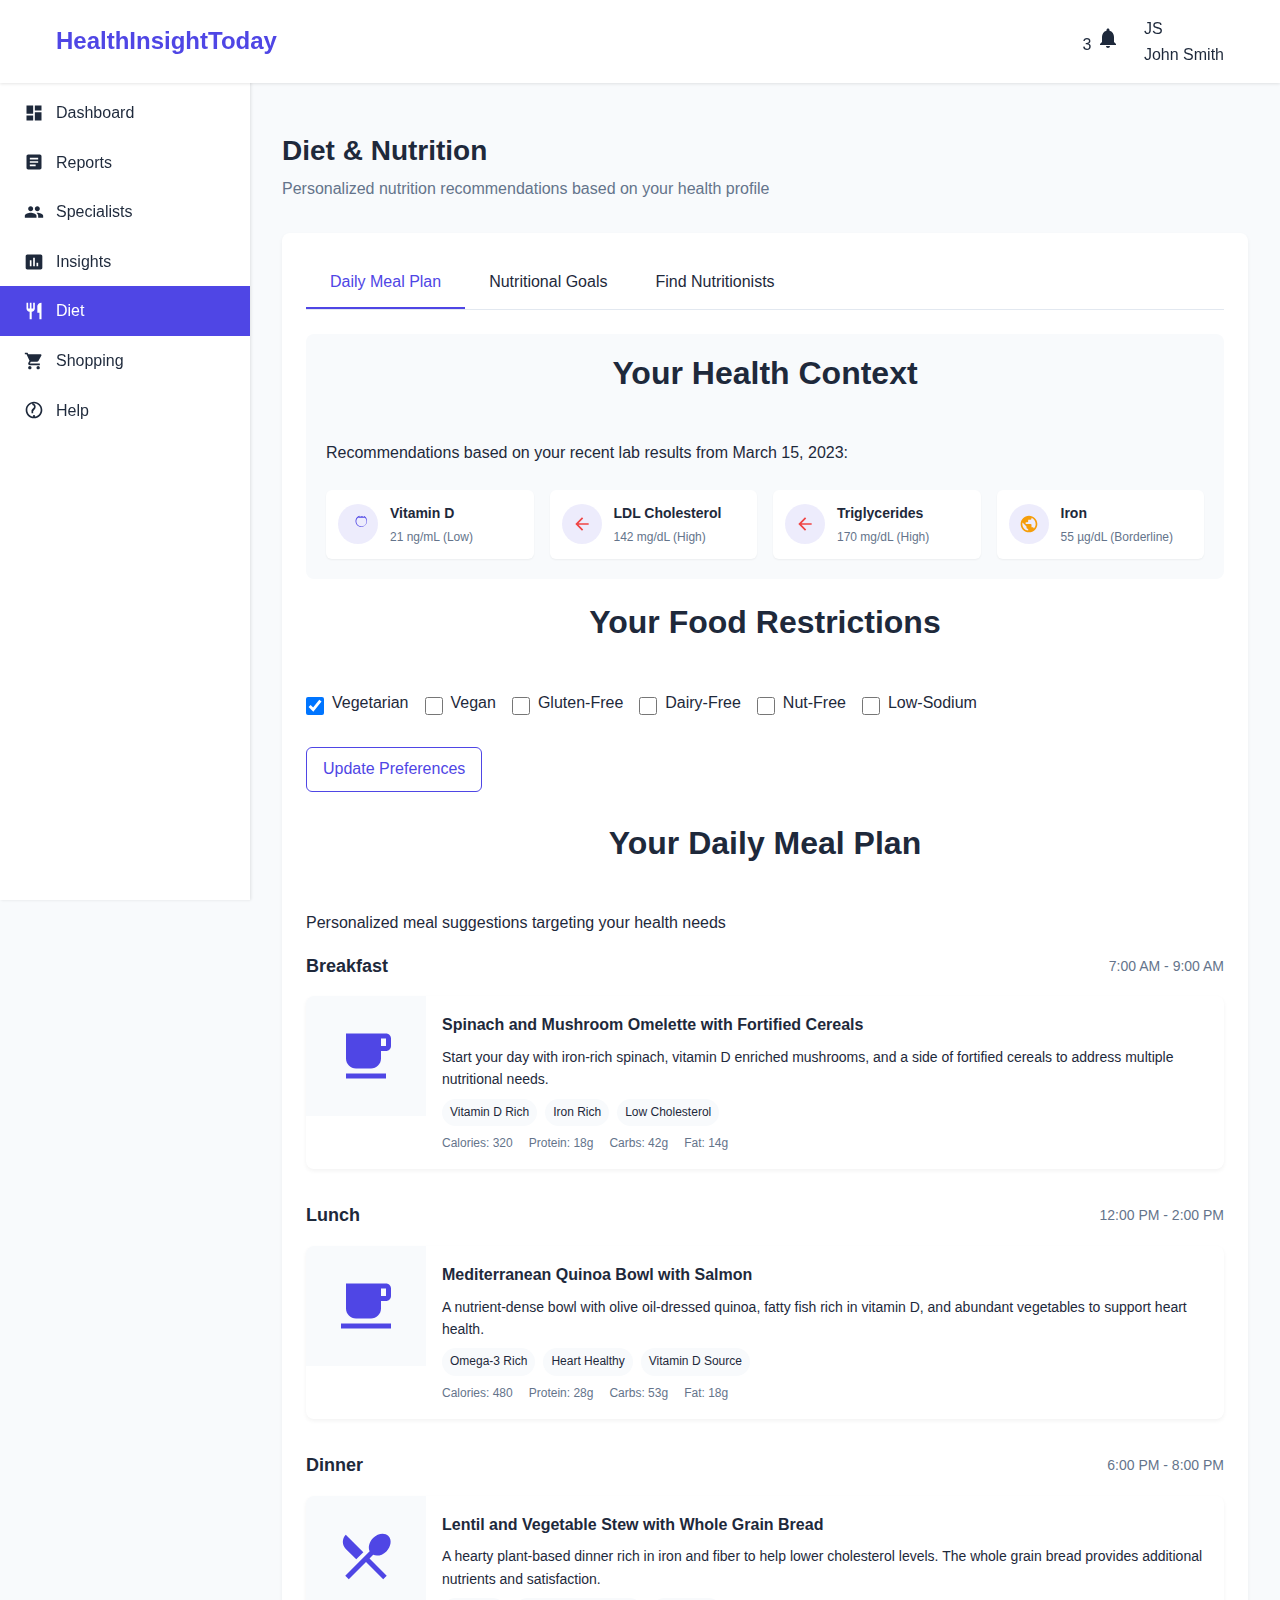
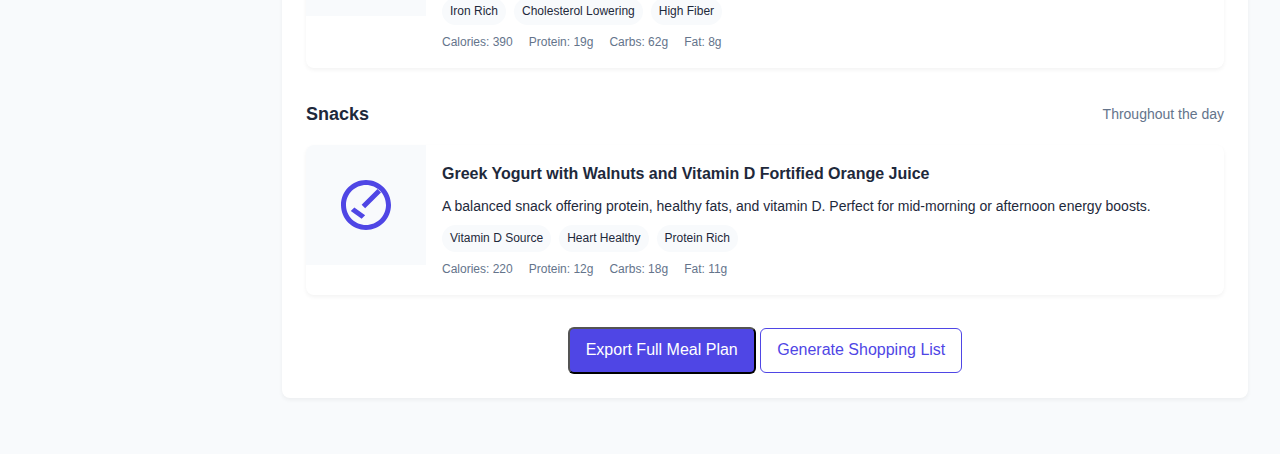
<file: pages/diet.html>
<!DOCTYPE html>
<html lang="en">
<head>
    <meta charset="UTF-8">
    <meta name="viewport" content="width=device-width, initial-scale=1.0">
    <title>Diet Recommendations - HealthInsightToday</title>
    <!-- External CSS Files -->
    <link rel="stylesheet" href="../assets/css/normalize.css">
    <link rel="stylesheet" href="../assets/css/main.css">
    <link rel="stylesheet" href="../assets/css/utilities.css">
</head>
<body>
    <header>
        <div class="container header-container">
            <a href="../index.html" class="brand">HealthInsightToday</a>
            <div class="user-menu">
                <div class="notifications">
                    <span class="notifications-count">3</span>
                    <svg width="24" height="24" viewBox="0 0 24 24" fill="none" xmlns="http://www.w3.org/2000/svg">
                        <path d="M12 22C13.1 22 14 21.1 14 20H10C10 21.1 10.9 22 12 22ZM18 16V11C18 7.93 16.36 5.36 13.5 4.68V4C13.5 3.17 12.83 2.5 12 2.5C11.17 2.5 10.5 3.17 10.5 4V4.68C7.63 5.36 6 7.92 6 11V16L4 18V19H20V18L18 16Z" fill="currentColor"/>
                    </svg>
                </div>
                <div class="user-profile">
                    <div class="avatar">JS</div>
                    <span>John Smith</span>
                </div>
            </div>
        </div>
    </header>
    
    <aside class="sidebar">
        <ul class="sidebar-menu">
            <li>
                <a href="dashboard.html">
                    <svg width="20" height="20" viewBox="0 0 24 24" fill="none" xmlns="http://www.w3.org/2000/svg">
                        <path d="M3 13H11V3H3V13ZM3 21H11V15H3V21ZM13 21H21V11H13V21ZM13 3V9H21V3H13Z" fill="currentColor"/>
                    </svg>
                    <span>Dashboard</span>
                </a>
            </li>
            <li>
                <a href="reports.html">
                    <svg width="20" height="20" viewBox="0 0 24 24" fill="none" xmlns="http://www.w3.org/2000/svg">
                        <path d="M19 3H5C3.9 3 3 3.9 3 5V19C3 20.1 3.9 21 5 21H19C20.1 21 21 20.1 21 19V5C21 3.9 20.1 3 19 3ZM14 17H7V15H14V17ZM17 13H7V11H17V13ZM17 9H7V7H17V9Z" fill="currentColor"/>
                    </svg>
                    <span>Reports</span>
                </a>
            </li>
            <li>
                <a href="specialists.html">
                    <svg width="20" height="20" viewBox="0 0 24 24" fill="none" xmlns="http://www.w3.org/2000/svg">
                        <path d="M16 11C17.66 11 18.99 9.66 18.99 8C18.99 6.34 17.66 5 16 5C14.34 5 13 6.34 13 8C13 9.66 14.34 11 16 11ZM8 11C9.66 11 10.99 9.66 10.99 8C10.99 6.34 9.66 5 8 5C6.34 5 5 6.34 5 8C5 9.66 6.34 11 8 11ZM8 13C5.67 13 1 14.17 1 16.5V19H15V16.5C15 14.17 10.33 13 8 13ZM16 13C15.71 13 15.38 13.02 15.03 13.05C16.19 13.89 17 15.02 17 16.5V19H23V16.5C23 14.17 18.33 13 16 13Z" fill="currentColor"/>
                    </svg>
                    <span>Specialists</span>
                </a>
            </li>
            <li>
                <a href="insights.html">
                    <svg width="20" height="20" viewBox="0 0 24 24" fill="none" xmlns="http://www.w3.org/2000/svg">
                        <path d="M20 3H4C2.9 3 2 3.9 2 5V19C2 20.1 2.9 21 4 21H20C21.1 21 22 20.1 22 19V5C22 3.9 21.1 3 20 3ZM9 17H7V10H9V17ZM13 17H11V7H13V17ZM17 17H15V13H17V17Z" fill="currentColor"/>
                    </svg>
                    <span>Insights</span>
                </a>
            </li>
            <li>
                <a href="diet.html" class="active">
                    <svg width="20" height="20" viewBox="0 0 24 24" fill="none" xmlns="http://www.w3.org/2000/svg">
                        <path d="M11 9H9V2H7V9H5V2H3V9C3 11.12 4.66 12.84 6.75 12.97V22H9.25V12.97C11.34 12.84 13 11.12 13 9V2H11V9ZM16 6V14H18.5V22H21V2C18.24 2 16 4.24 16 6Z" fill="currentColor"/>
                    </svg>
                    <span>Diet</span>
                </a>
            </li>
            <li>
                <a href="shopping.html">
                    <svg width="20" height="20" viewBox="0 0 24 24" fill="none" xmlns="http://www.w3.org/2000/svg">
                        <path d="M7 18c-1.1 0-1.99.9-1.99 2S5.9 22 7 22s2-.9 2-2-.9-2-2-2zM1 2v2h2l3.6 7.59-1.35 2.45c-.16.28-.25.61-.25.96 0 1.1.9 2 2 2h12v-2H7.42c-.14 0-.25-.11-.25-.25l.03-.12.9-1.63h7.45c.75 0 1.41-.41 1.75-1.03l3.58-6.49c.08-.14.12-.31.12-.48 0-.55-.45-1-1-1H5.21l-.94-2H1zm16 16c-1.1 0-1.99.9-1.99 2s.89 2 1.99 2 2-.9 2-2-.9-2-2-2z" fill="currentColor"/>
                    </svg>
                    <span>Shopping</span>
                </a>
            </li>
            <li>
                <a href="help.html">
                    <svg width="20" height="20" viewBox="0 0 24 24" fill="none" xmlns="http://www.w3.org/2000/svg">
                        <path d="M12 2C6.48 2 2 6.48 2 12C2 17.52 6.48 22 12 22C17.52 22 22 17.52 22 12C22 6.48 17.52 2 12 2ZM12 20C7.59 20 4 16.41 4 12C4 7.59 7.59 4 12 4C16.41 4 20 7.59 20 12C20 16.41 16.41 20 12 20ZM12.89 11.1C13.58 10.28 14 9.19 14 8C14 5.79 12.21 4 10 4V6C11.1 6 12 6.9 12 8C12 8.55 11.78 9.05 11.43 9.43L9.57 11.29C9.22 11.64 9 12.14 9 12.69V16H11V13.41L12.89 11.1ZM11 18H13V20H11V18Z" fill="currentColor"/>
                    </svg>
                    <span>Help</span>
                </a>
            </li>
        </ul>
    </aside>
    
    <main class="main-content">
        <div class="dashboard-header">
            <h1 class="page-title">Diet & Nutrition</h1>
            <p class="subtitle">Personalized nutrition recommendations based on your health profile</p>
        </div>
        
        <div class="card">
            <div class="tabs">
                <div class="tab active">Daily Meal Plan</div>
                <div class="tab">Nutritional Goals</div>
                <div class="tab">Find Nutritionists</div>
            </div>
            
            <div class="tab-content">
                <div class="health-context">
                    <h2 class="section-title">Your Health Context</h2>
                    <p style="margin-bottom: 1.5rem;">Recommendations based on your recent lab results from March 15, 2023:</p>
                    
                    <div class="health-factors">
                        <div class="health-factor">
                            <div class="factor-icon">
                                <svg width="20" height="20" viewBox="0 0 24 24" fill="none" xmlns="http://www.w3.org/2000/svg">
                                    <path d="M20.42 4.58C19.76 3.91 18.94 3.41 18.05 3.11C17.15 2.81 16.19 2.72 15.26 2.86C14.32 3 13.44 3.35 12.65 3.91C11.87 4.46 11.22 5.19 10.75 6.05C10.28 6.9 10 7.85 10 8.82C10 9.79 10.28 10.74 10.75 11.6C11.22 12.45 11.87 13.18 12.65 13.74C13.44 14.3 14.32 14.65 15.26 14.79C16.19 14.93 17.15 14.84 18.05 14.54C18.94 14.24 19.76 13.74 20.42 13.07C21.09 12.41 21.59 11.58 21.89 10.69C22.19 9.8 22.28 8.84 22.14 7.9C22 6.97 21.65 6.08 21.09 5.3C20.53 4.52 19.8 3.87 18.95 3.4L19.61 2.41C20.13 2.76 20.62 3.17 21.04 3.66C21.77 4.49 22.3 5.47 22.58 6.53C22.87 7.59 22.91 8.7 22.69 9.78C22.48 10.85 22.02 11.86 21.36 12.72C20.7 13.59 19.85 14.29 18.88 14.77C17.9 15.24 16.83 15.48 15.76 15.46C14.68 15.44 13.62 15.16 12.67 14.65C11.71 14.14 10.89 13.41 10.26 12.52C9.64 11.63 9.23 10.6 9.08 9.52C8.92 8.44 9.02 7.34 9.36 6.31C9.71 5.29 10.29 4.36 11.06 3.61C11.84 2.85 12.77 2.29 13.8 1.96L14.12 3.03C13.26 3.31 12.48 3.78 11.84 4.41Z" fill="#4f46e5"/>
                                </svg>
                            </div>
                            <div class="factor-details">
                                <div class="factor-title">Vitamin D</div>
                                <div class="factor-value">21 ng/mL (Low)</div>
                            </div>
                        </div>
                        
                        <div class="health-factor">
                            <div class="factor-icon">
                                <svg width="20" height="20" viewBox="0 0 24 24" fill="none" xmlns="http://www.w3.org/2000/svg">
                                    <path d="M20 11H7.83l5.59-5.59L12 4l-8 8 8 8 1.41-1.41L7.83 13H20v-2z" fill="#ef4444"/>
                                </svg>
                            </div>
                            <div class="factor-details">
                                <div class="factor-title">LDL Cholesterol</div>
                                <div class="factor-value">142 mg/dL (High)</div>
                            </div>
                        </div>
                        
                        <div class="health-factor">
                            <div class="factor-icon">
                                <svg width="20" height="20" viewBox="0 0 24 24" fill="none" xmlns="http://www.w3.org/2000/svg">
                                    <path d="M20 11H7.83l5.59-5.59L12 4l-8 8 8 8 1.41-1.41L7.83 13H20v-2z" fill="#ef4444"/>
                                </svg>
                            </div>
                            <div class="factor-details">
                                <div class="factor-title">Triglycerides</div>
                                <div class="factor-value">170 mg/dL (High)</div>
                            </div>
                        </div>
                        
                        <div class="health-factor">
                            <div class="factor-icon">
                                <svg width="20" height="20" viewBox="0 0 24 24" fill="none" xmlns="http://www.w3.org/2000/svg">
                                    <path d="M12 2C6.48 2 2 6.48 2 12s4.48 10 10 10 10-4.48 10-10S17.52 2 12 2zm-1 17.93c-3.95-.49-7-3.85-7-7.93 0-.62.08-1.21.21-1.79L9 15v1c0 1.1.9 2 2 2v1.93zm6.9-2.54c-.26-.81-1-1.39-1.9-1.39h-1v-3c0-.55-.45-1-1-1H8v-2h2c.55 0 1-.45 1-1V7h2c1.1 0 2-.9 2-2v-.41c2.93 1.19 5 4.06 5 7.41 0 2.08-.8 3.97-2.1 5.39z" fill="#f59e0b"/>
                                </svg>
                            </div>
                            <div class="factor-details">
                                <div class="factor-title">Iron</div>
                                <div class="factor-value">55 µg/dL (Borderline)</div>
                            </div>
                        </div>
                    </div>
                </div>
                
                <div class="food-restrictions-container">
                    <h2 class="section-title">Your Food Restrictions</h2>
                    <div class="food-restrictions">
                        <div class="food-restriction">
                            <input type="checkbox" class="restriction-checkbox" id="restriction1" checked>
                            <label for="restriction1">Vegetarian</label>
                        </div>
                        <div class="food-restriction">
                            <input type="checkbox" class="restriction-checkbox" id="restriction2">
                            <label for="restriction2">Vegan</label>
                        </div>
                        <div class="food-restriction">
                            <input type="checkbox" class="restriction-checkbox" id="restriction3">
                            <label for="restriction3">Gluten-Free</label>
                        </div>
                        <div class="food-restriction">
                            <input type="checkbox" class="restriction-checkbox" id="restriction4">
                            <label for="restriction4">Dairy-Free</label>
                        </div>
                        <div class="food-restriction">
                            <input type="checkbox" class="restriction-checkbox" id="restriction5">
                            <label for="restriction5">Nut-Free</label>
                        </div>
                        <div class="food-restriction">
                            <input type="checkbox" class="restriction-checkbox" id="restriction6">
                            <label for="restriction6">Low-Sodium</label>
                        </div>
                    </div>
                    <button class="btn btn-outline">Update Preferences</button>
                </div>
                
                <div class="meal-plans-container">
                    <h2 class="section-title" style="margin-top: 2rem;">Your Daily Meal Plan</h2>
                    <p class="section-subtitle">Personalized meal suggestions targeting your health needs</p>
                    
                    <div class="meal-plan">
                        <div class="meal-header">
                            <div class="meal-title">Breakfast</div>
                            <div class="meal-time">7:00 AM - 9:00 AM</div>
                        </div>
                        
                        <div class="meal-card">
                            <div class="meal-image">
                                <svg width="60" height="60" viewBox="0 0 24 24" fill="none" xmlns="http://www.w3.org/2000/svg">
                                    <path d="M20 3H4v10c0 2.21 1.79 4 4 4h6c2.21 0 4-1.79 4-4v-3h2c1.11 0 2-.89 2-2V5c0-1.11-.89-2-2-2zm0 5h-2V5h2v3zM4 19h16v2H4z" fill="#4f46e5"/>
                                </svg>
                            </div>
                            <div class="meal-details">
                                <div class="meal-name">Spinach and Mushroom Omelette with Fortified Cereals</div>
                                <div class="meal-description">Start your day with iron-rich spinach, vitamin D enriched mushrooms, and a side of fortified cereals to address multiple nutritional needs.</div>
                                <div class="meal-benefits">
                                    <span class="meal-benefit">Vitamin D Rich</span>
                                    <span class="meal-benefit">Iron Rich</span>
                                    <span class="meal-benefit">Low Cholesterol</span>
                                </div>
                                <div class="meal-nutrition">
                                    <span>Calories: 320</span>
                                    <span>Protein: 18g</span>
                                    <span>Carbs: 42g</span>
                                    <span>Fat: 14g</span>
                                </div>
                            </div>
                        </div>
                    </div>
                    
                    <div class="meal-plan">
                        <div class="meal-header">
                            <div class="meal-title">Lunch</div>
                            <div class="meal-time">12:00 PM - 2:00 PM</div>
                        </div>
                        
                        <div class="meal-card">
                            <div class="meal-image">
                                <svg width="60" height="60" viewBox="0 0 24 24" fill="none" xmlns="http://www.w3.org/2000/svg">
                                    <path d="M2 19h20v2H2zM20 3H4v10c0 2.21 1.79 4 4 4h6c2.21 0 4-1.79 4-4v-3h2c1.11 0 2-.9 2-2V5c0-1.11-.89-2-2-2zm0 5h-2V5h2v3zM4 19h16v2H4z" fill="#4f46e5"/>
                                </svg>
                            </div>
                            <div class="meal-details">
                                <div class="meal-name">Mediterranean Quinoa Bowl with Salmon</div>
                                <div class="meal-description">A nutrient-dense bowl with olive oil-dressed quinoa, fatty fish rich in vitamin D, and abundant vegetables to support heart health.</div>
                                <div class="meal-benefits">
                                    <span class="meal-benefit">Omega-3 Rich</span>
                                    <span class="meal-benefit">Heart Healthy</span>
                                    <span class="meal-benefit">Vitamin D Source</span>
                                </div>
                                <div class="meal-nutrition">
                                    <span>Calories: 480</span>
                                    <span>Protein: 28g</span>
                                    <span>Carbs: 53g</span>
                                    <span>Fat: 18g</span>
                                </div>
                            </div>
                        </div>
                    </div>
                    
                    <div class="meal-plan">
                        <div class="meal-header">
                            <div class="meal-title">Dinner</div>
                            <div class="meal-time">6:00 PM - 8:00 PM</div>
                        </div>
                        
                        <div class="meal-card">
                            <div class="meal-image">
                                <svg width="60" height="60" viewBox="0 0 24 24" fill="none" xmlns="http://www.w3.org/2000/svg">
                                    <path d="M8.1 13.34l2.83-2.83L3.91 3.5c-1.56 1.56-1.56 4.09 0 5.66l4.19 4.18zm6.78-1.81c1.53.71 3.68.21 5.27-1.38 1.91-1.91 2.28-4.65.81-6.12-1.46-1.46-4.2-1.1-6.12.81-1.59 1.59-2.09 3.74-1.38 5.27L3.7 19.87l1.41 1.41L12 14.41l6.88 6.88 1.41-1.41L13.41 13l1.47-1.47z" fill="#4f46e5"/>
                                </svg>
                            </div>
                            <div class="meal-details">
                                <div class="meal-name">Lentil and Vegetable Stew with Whole Grain Bread</div>
                                <div class="meal-description">A hearty plant-based dinner rich in iron and fiber to help lower cholesterol levels. The whole grain bread provides additional nutrients and satisfaction.</div>
                                <div class="meal-benefits">
                                    <span class="meal-benefit">Iron Rich</span>
                                    <span class="meal-benefit">Cholesterol Lowering</span>
                                    <span class="meal-benefit">High Fiber</span>
                                </div>
                                <div class="meal-nutrition">
                                    <span>Calories: 390</span>
                                    <span>Protein: 19g</span>
                                    <span>Carbs: 62g</span>
                                    <span>Fat: 8g</span>
                                </div>
                            </div>
                        </div>
                    </div>
                    
                    <div class="meal-plan">
                        <div class="meal-header">
                            <div class="meal-title">Snacks</div>
                            <div class="meal-time">Throughout the day</div>
                        </div>
                        
                        <div class="meal-card">
                            <div class="meal-image">
                                <svg width="60" height="60" viewBox="0 0 24 24" fill="none" xmlns="http://www.w3.org/2000/svg">
                                    <path d="M18 7l-1.41-1.41-6.34 6.34 1.41 1.41L18 7zm-7.75 10.51l1.41-1.41L7.33 13 5.92 14.41l4.33 3.1zM12 2C6.48 2 2 6.48 2 12s4.48 10 10 10 10-4.48 10-10S17.52 2 12 2zm0 18c-4.42 0-8-3.58-8-8s3.58-8 8-8 8 3.58 8 8-3.58 8-8 8z" fill="#4f46e5"/>
                                </svg>
                            </div>
                            <div class="meal-details">
                                <div class="meal-name">Greek Yogurt with Walnuts and Vitamin D Fortified Orange Juice</div>
                                <div class="meal-description">A balanced snack offering protein, healthy fats, and vitamin D. Perfect for mid-morning or afternoon energy boosts.</div>
                                <div class="meal-benefits">
                                    <span class="meal-benefit">Vitamin D Source</span>
                                    <span class="meal-benefit">Heart Healthy</span>
                                    <span class="meal-benefit">Protein Rich</span>
                                </div>
                                <div class="meal-nutrition">
                                    <span>Calories: 220</span>
                                    <span>Protein: 12g</span>
                                    <span>Carbs: 18g</span>
                                    <span>Fat: 11g</span>
                                </div>
                            </div>
                        </div>
                    </div>
                    
                    <div style="margin-top: 2rem;" class="text-center">
                        <button class="btn btn-primary">Export Full Meal Plan</button>
                        <button class="btn btn-outline ml-2">Generate Shopping List</button>
                    </div>
                </div>
            </div>
            
            <div class="tab-content" style="display: none;">
                <h2 class="section-title">Your Nutritional Goals</h2>
                <p class="section-subtitle">Based on your health profile, we recommend focusing on these key nutrients</p>
                
                <!-- Nutrition Goals content would go here -->
            </div>
            
            <div class="tab-content" style="display: none;">
                <h2 class="section-title">Find a Nutritionist</h2>
                <p class="section-subtitle">Connect with qualified nutritionists that specialize in your health needs</p>
                
                <div class="nutritionist-grid">
                    <div class="nutritionist-card">
                        <div class="nutritionist-header">
                            <div class="nutritionist-avatar">DR</div>
                            <div class="nutritionist-info">
                                <div class="nutritionist-name">Dr. Rachel Sharma</div>
                                <div class="nutritionist-credentials">PhD in Nutrition, Registered Dietitian</div>
                            </div>
                        </div>
                        <div class="nutritionist-content">
                            <div class="nutritionist-specialties">
                                <span class="nutritionist-specialty">Heart Health</span>
                                <span class="nutritionist-specialty">Cholesterol Management</span>
                                <span class="nutritionist-specialty">Vegetarian Nutrition</span>
                            </div>
                            <div class="nutritionist-availability">
                                <svg width="16" height="16" viewBox="0 0 24 24" fill="none" xmlns="http://www.w3.org/2000/svg">
                                    <path d="M9 16.17L4.83 12l-1.42 1.41L9 19 21 7l-1.41-1.41L9 16.17z" fill="currentColor"/>
                                </svg>
                                <span>Available for appointments</span>
                            </div>
                            <div class="nutritionist-actions">
                                <button class="btn btn-primary">Schedule Consult</button>
                                <button class="btn btn-outline">View Profile</button>
                            </div>
                        </div>
                    </div>
                    
                    <div class="nutritionist-card">
                        <div class="nutritionist-header">
                            <div class="nutritionist-avatar">MT</div>
                            <div class="nutritionist-info">
                                <div class="nutritionist-name">Mark Thompson</div>
                                <div class="nutritionist-credentials">MS in Clinical Nutrition, Sports Nutritionist</div>
                            </div>
                        </div>
                        <div class="nutritionist-content">
                            <div class="nutritionist-specialties">
                                <span class="nutritionist-specialty">Vitamin Deficiencies</span>
                                <span class="nutritionist-specialty">Sports Nutrition</span>
                                <span class="nutritionist-specialty">Whole Food Diets</span>
                            </div>
                            <div class="nutritionist-availability">
                                <svg width="16" height="16" viewBox="0 0 24 24" fill="none" xmlns="http://www.w3.org/2000/svg">
                                    <path d="M9 16.17L4.83 12l-1.42 1.41L9 19 21 7l-1.41-1.41L9 16.17z" fill="currentColor"/>
                                </svg>
                                <span>Available for appointments</span>
                            </div>
                            <div class="nutritionist-actions">
                                <button class="btn btn-primary">Schedule Consult</button>
                                <button class="btn btn-outline">View Profile</button>
                            </div>
                        </div>
                    </div>
                    
                    <div class="nutritionist-card">
                        <div class="nutritionist-header">
                            <div class="nutritionist-avatar">JC</div>
                            <div class="nutritionist-info">
                                <div class="nutritionist-name">Jennifer Chen</div>
                                <div class="nutritionist-credentials">RD, Certified Diabetes Educator</div>
                            </div>
                        </div>
                        <div class="nutritionist-content">
                            <div class="nutritionist-specialties">
                                <span class="nutritionist-specialty">Diabetes Management</span>
                                <span class="nutritionist-specialty">Heart Health</span>
                                <span class="nutritionist-specialty">Weight Management</span>
                            </div>
                            <div class="nutritionist-availability">
                                <svg width="16" height="16" viewBox="0 0 24 24" fill="none" xmlns="http://www.w3.org/2000/svg">
                                    <path d="M12 2C6.48 2 2 6.48 2 12s4.48 10 10 10 10-4.48 10-10S17.52 2 12 2zm-1 14H9V8h2v8zm4 0h-2V8h2v8z" fill="#f59e0b"/>
                                </svg>
                                <span>Limited availability</span>
                            </div>
                            <div class="nutritionist-actions">
                                <button class="btn btn-primary">Join Waitlist</button>
                                <button class="btn btn-outline">View Profile</button>
                            </div>
                        </div>
                    </div>
                </div>
            </div>
        </div>
    </main>
    
    <script>
        // Tab switching functionality
        const tabs = document.querySelectorAll('.tab');
        const tabContents = document.querySelectorAll('.tab-content');
        
        tabs.forEach((tab, index) => {
            tab.addEventListener('click', () => {
                // Update active tab
                tabs.forEach(t => t.classList.remove('active'));
                tab.classList.add('active');
                
                // Show correct content
                tabContents.forEach(content => {
                    content.style.display = 'none';
                });
                tabContents[index].style.display = 'block';
            });
        });
        
        // Initialize first tab as active
        tabContents[0].style.display = 'block';
    </script>
</body>
</html>
</file>
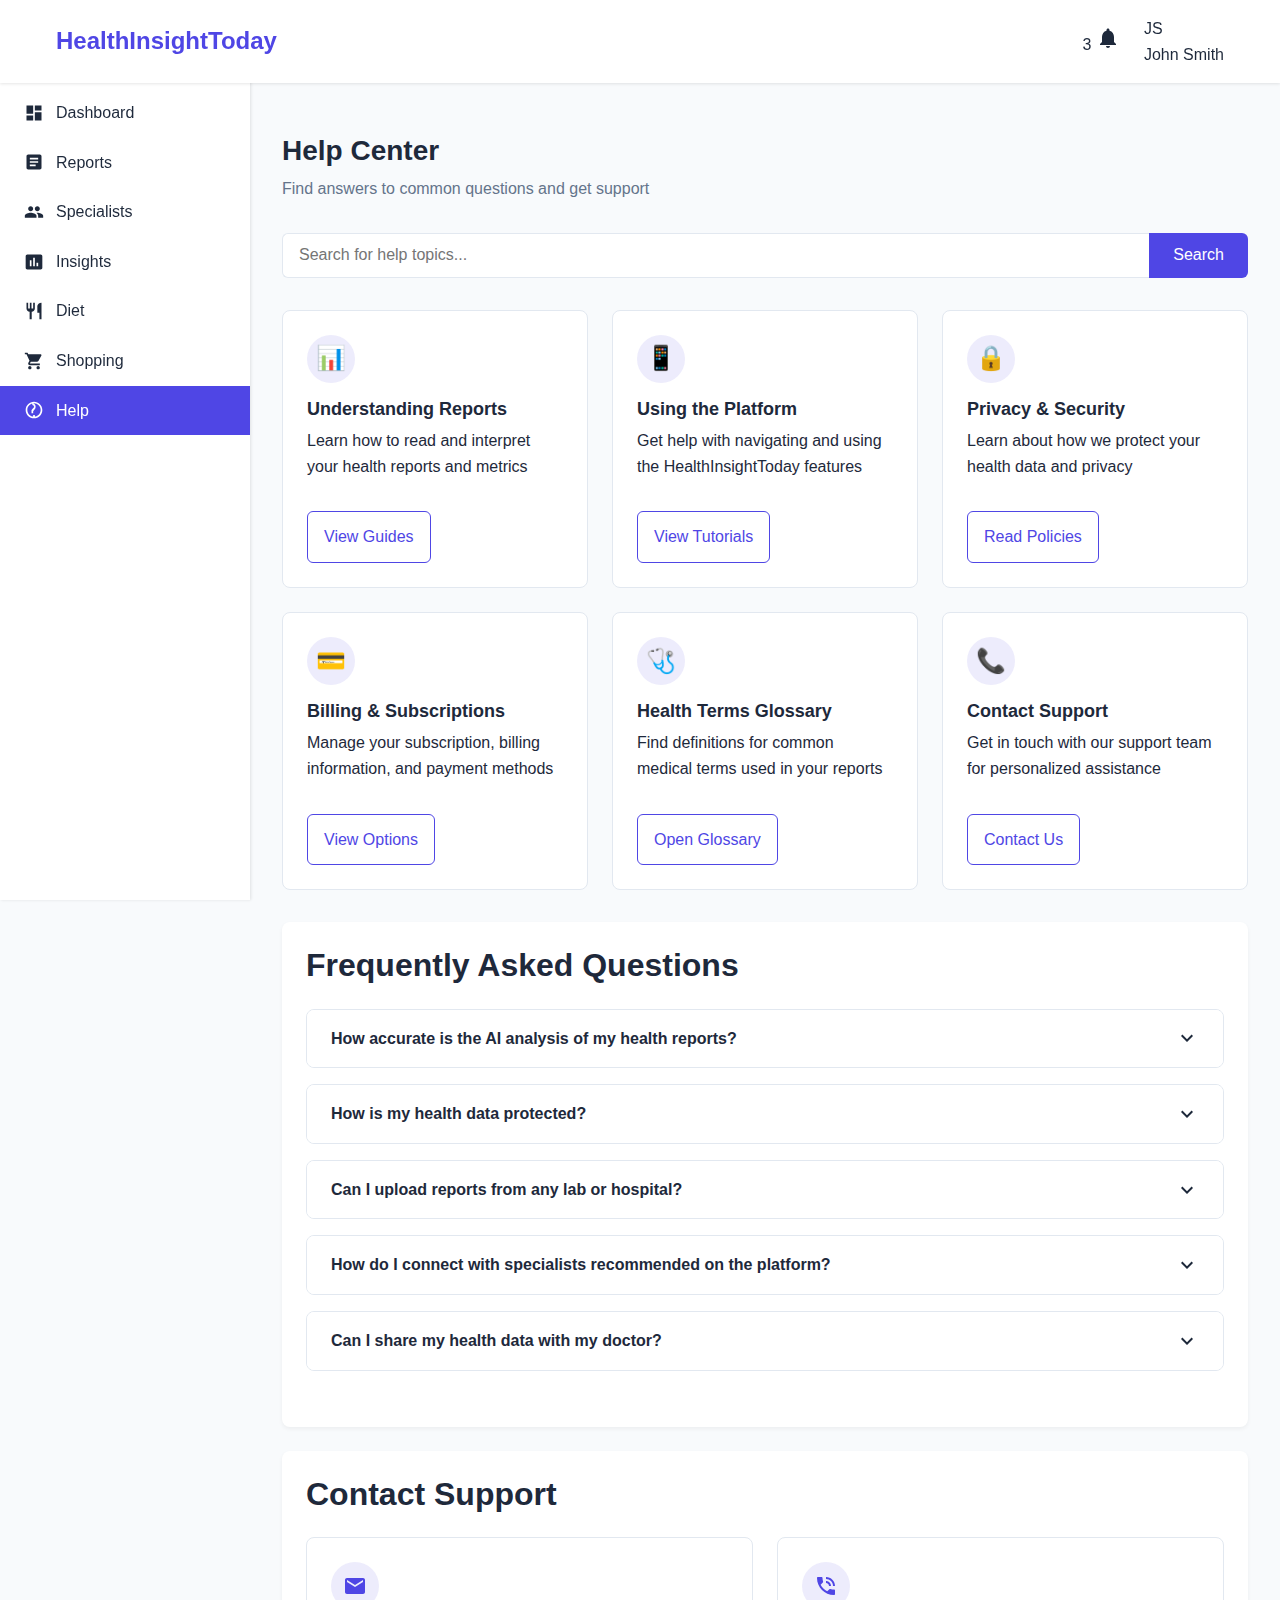
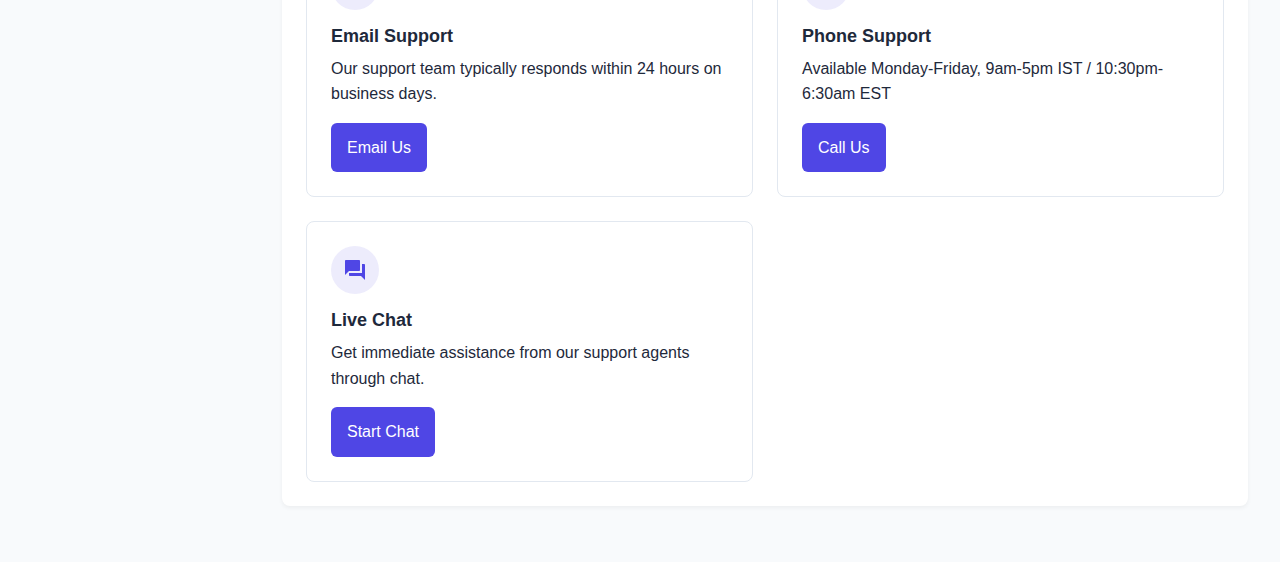
<file: pages/help.html>
<!DOCTYPE html>
<html lang="en">
<head>
    <meta charset="UTF-8">
    <meta name="viewport" content="width=device-width, initial-scale=1.0">
    <title>Help Center - HealthInsightToday</title>
    <!-- External CSS Files -->
    <link rel="stylesheet" href="../assets/css/normalize.css">
    <link rel="stylesheet" href="../assets/css/main.css">
    <link rel="stylesheet" href="../assets/css/utilities.css">
    <!-- Custom styles specific to the help page -->
    <style>
        /* Styles specific to help.html that aren't common across the site */
        .search-container {
            display: flex;
            margin-bottom: 2rem;
        }
        
        .search-input {
            flex: 1;
            padding: 0.75rem 1rem;
            border: 1px solid var(--border);
            border-right: none;
            border-radius: 0.375rem 0 0 0.375rem;
            font-size: 1rem;
        }
        
        .search-btn {
            padding: 0.75rem 1.5rem;
            background-color: var(--primary);
            color: white;
            border: none;
            border-radius: 0 0.375rem 0.375rem 0;
            cursor: pointer;
            transition: all 0.2s;
        }
        
        .search-btn:hover {
            background-color: var(--primary-dark);
        }
        
        .help-categories {
            display: grid;
            grid-template-columns: repeat(auto-fill, minmax(280px, 1fr));
            gap: 1.5rem;
            margin-bottom: 2rem;
        }
        
        .category-card {
            border: 1px solid var(--border);
            border-radius: 0.5rem;
            padding: 1.5rem;
            transition: all 0.2s;
            background-color: white;
        }
        
        .category-card:hover {
            transform: translateY(-5px);
            box-shadow: 0 4px 6px rgba(0, 0, 0, 0.1);
        }
        
        .category-icon {
            width: 48px;
            height: 48px;
            border-radius: 50%;
            background-color: rgba(79, 70, 229, 0.1);
            color: var(--primary);
            display: flex;
            align-items: center;
            justify-content: center;
            margin-bottom: 1rem;
            font-size: 1.5rem;
        }
        
        .category-title {
            font-weight: 600;
            font-size: 1.125rem;
            margin-bottom: 0.5rem;
        }
        
        .faq-container {
            margin-bottom: 2rem;
        }
        
        .faq-item {
            border: 1px solid var(--border);
            border-radius: 0.5rem;
            margin-bottom: 1rem;
            overflow: hidden;
        }
        
        .faq-question {
            padding: 1rem 1.5rem;
            font-weight: 600;
            cursor: pointer;
            display: flex;
            justify-content: space-between;
            align-items: center;
            background-color: white;
        }
        
        .faq-answer {
            padding: 0 1.5rem 1rem 1.5rem;
            border-top: 1px solid var(--border);
        }
        
        .contact-options {
            display: grid;
            grid-template-columns: repeat(auto-fill, minmax(300px, 1fr));
            gap: 1.5rem;
        }
        
        .contact-card {
            border: 1px solid var(--border);
            border-radius: 0.5rem;
            padding: 1.5rem;
            background-color: white;
        }
        
        .contact-icon {
            width: 48px;
            height: 48px;
            border-radius: 50%;
            background-color: rgba(79, 70, 229, 0.1);
            color: var(--primary);
            display: flex;
            align-items: center;
            justify-content: center;
            margin-bottom: 1rem;
            font-size: 1.5rem;
        }
        
        .contact-title {
            font-weight: 600;
            font-size: 1.125rem;
            margin-bottom: 0.5rem;
        }
        
        .contact-info {
            margin-bottom: 1rem;
        }
    </style>
</head>
<body>
    <header>
        <div class="container header-container">
            <a href="../index.html" class="brand">HealthInsightToday</a>
            <div class="user-menu">
                <div class="notifications">
                    <span class="notifications-count">3</span>
                    <svg width="24" height="24" viewBox="0 0 24 24" fill="none" xmlns="http://www.w3.org/2000/svg">
                        <path d="M12 22C13.1 22 14 21.1 14 20H10C10 21.1 10.9 22 12 22ZM18 16V11C18 7.93 16.36 5.36 13.5 4.68V4C13.5 3.17 12.83 2.5 12 2.5C11.17 2.5 10.5 3.17 10.5 4V4.68C7.63 5.36 6 7.92 6 11V16L4 18V19H20V18L18 16Z" fill="currentColor"/>
                    </svg>
                </div>
                <div class="user-profile">
                    <div class="avatar">JS</div>
                    <span>John Smith</span>
                </div>
            </div>
        </div>
    </header>
    
    <aside class="sidebar">
        <ul class="sidebar-menu">
            <li>
                <a href="dashboard.html">
                    <svg width="20" height="20" viewBox="0 0 24 24" fill="none" xmlns="http://www.w3.org/2000/svg">
                        <path d="M3 13H11V3H3V13ZM3 21H11V15H3V21ZM13 21H21V11H13V21ZM13 3V9H21V3H13Z" fill="currentColor"/>
                    </svg>
                    <span>Dashboard</span>
                </a>
            </li>
            <li>
                <a href="reports.html">
                    <svg width="20" height="20" viewBox="0 0 24 24" fill="none" xmlns="http://www.w3.org/2000/svg">
                        <path d="M19 3H5C3.9 3 3 3.9 3 5V19C3 20.1 3.9 21 5 21H19C20.1 21 21 20.1 21 19V5C21 3.9 20.1 3 19 3ZM14 17H7V15H14V17ZM17 13H7V11H17V13ZM17 9H7V7H17V9Z" fill="currentColor"/>
                    </svg>
                    <span>Reports</span>
                </a>
            </li>
            <li>
                <a href="specialists.html">
                    <svg width="20" height="20" viewBox="0 0 24 24" fill="none" xmlns="http://www.w3.org/2000/svg">
                        <path d="M16 11C17.66 11 18.99 9.66 18.99 8C18.99 6.34 17.66 5 16 5C14.34 5 13 6.34 13 8C13 9.66 14.34 11 16 11ZM8 11C9.66 11 10.99 9.66 10.99 8C10.99 6.34 9.66 5 8 5C6.34 5 5 6.34 5 8C5 9.66 6.34 11 8 11ZM8 13C5.67 13 1 14.17 1 16.5V19H15V16.5C15 14.17 10.33 13 8 13ZM16 13C15.71 13 15.38 13.02 15.03 13.05C16.19 13.89 17 15.02 17 16.5V19H23V16.5C23 14.17 18.33 13 16 13Z" fill="currentColor"/>
                    </svg>
                    <span>Specialists</span>
                </a>
            </li>
            <li>
                <a href="insights.html">
                    <svg width="20" height="20" viewBox="0 0 24 24" fill="none" xmlns="http://www.w3.org/2000/svg">
                        <path d="M20 3H4C2.9 3 2 3.9 2 5V19C2 20.1 2.9 21 4 21H20C21.1 21 22 20.1 22 19V5C22 3.9 21.1 3 20 3ZM9 17H7V10H9V17ZM13 17H11V7H13V17ZM17 17H15V13H17V17Z" fill="currentColor"/>
                    </svg>
                    <span>Insights</span>
                </a>
            </li>
            <li>
                <a href="diet.html">
                    <svg width="20" height="20" viewBox="0 0 24 24" fill="none" xmlns="http://www.w3.org/2000/svg">
                        <path d="M11 9H9V2H7V9H5V2H3V9C3 11.12 4.66 12.84 6.75 12.97V22H9.25V12.97C11.34 12.84 13 11.12 13 9V2H11V9ZM16 6V14H18.5V22H21V2C18.24 2 16 4.24 16 6Z" fill="currentColor"/>
                    </svg>
                    <span>Diet</span>
                </a>
            </li>
            <li>
                <a href="shopping.html">
                    <svg width="20" height="20" viewBox="0 0 24 24" fill="none" xmlns="http://www.w3.org/2000/svg">
                        <path d="M7 18c-1.1 0-1.99.9-1.99 2S5.9 22 7 22s2-.9 2-2-.9-2-2-2zM1 2v2h2l3.6 7.59-1.35 2.45c-.16.28-.25.61-.25.96 0 1.1.9 2 2 2h12v-2H7.42c-.14 0-.25-.11-.25-.25l.03-.12.9-1.63h7.45c.75 0 1.41-.41 1.75-1.03l3.58-6.49c.08-.14.12-.31.12-.48 0-.55-.45-1-1-1H5.21l-.94-2H1zm16 16c-1.1 0-1.99.9-1.99 2s.89 2 1.99 2 2-.9 2-2-.9-2-2-2z" fill="currentColor"/>
                    </svg>
                    <span>Shopping</span>
                </a>
            </li>
            <li>
                <a href="help.html" class="active">
                    <svg width="20" height="20" viewBox="0 0 24 24" fill="none" xmlns="http://www.w3.org/2000/svg">
                        <path d="M12 2C6.48 2 2 6.48 2 12C2 17.52 6.48 22 12 22C17.52 22 22 17.52 22 12C22 6.48 17.52 2 12 2ZM12 20C7.59 20 4 16.41 4 12C4 7.59 7.59 4 12 4C16.41 4 20 7.59 20 12C20 16.41 16.41 20 12 20ZM12.89 11.1C13.58 10.28 14 9.19 14 8C14 5.79 12.21 4 10 4V6C11.1 6 12 6.9 12 8C12 8.55 11.78 9.05 11.43 9.43L9.57 11.29C9.22 11.64 9 12.14 9 12.69V16H11V13.41L12.89 11.1ZM11 18H13V20H11V18Z" fill="currentColor"/>
                    </svg>
                    <span>Help</span>
                </a>
            </li>
        </ul>
    </aside>
    
    <main class="main-content">
        <div class="dashboard-header">
            <h1 class="page-title">Help Center</h1>
            <p class="subtitle">Find answers to common questions and get support</p>
        </div>
        
        <div class="search-container">
            <input type="text" class="search-input" placeholder="Search for help topics...">
            <button class="search-btn">Search</button>
        </div>
        
        <div class="help-categories">
            <div class="category-card">
                <div class="category-icon">📊</div>
                <h3 class="category-title">Understanding Reports</h3>
                <p>Learn how to read and interpret your health reports and metrics</p>
                <a href="#" class="btn btn-outline" style="margin-top: 1rem;">View Guides</a>
            </div>
            
            <div class="category-card">
                <div class="category-icon">📱</div>
                <h3 class="category-title">Using the Platform</h3>
                <p>Get help with navigating and using the HealthInsightToday features</p>
                <a href="#" class="btn btn-outline" style="margin-top: 1rem;">View Tutorials</a>
            </div>
            
            <div class="category-card">
                <div class="category-icon">🔒</div>
                <h3 class="category-title">Privacy & Security</h3>
                <p>Learn about how we protect your health data and privacy</p>
                <a href="#" class="btn btn-outline" style="margin-top: 1rem;">Read Policies</a>
            </div>
            
            <div class="category-card">
                <div class="category-icon">💳</div>
                <h3 class="category-title">Billing & Subscriptions</h3>
                <p>Manage your subscription, billing information, and payment methods</p>
                <a href="#" class="btn btn-outline" style="margin-top: 1rem;">View Options</a>
            </div>
            
            <div class="category-card">
                <div class="category-icon">🩺</div>
                <h3 class="category-title">Health Terms Glossary</h3>
                <p>Find definitions for common medical terms used in your reports</p>
                <a href="#" class="btn btn-outline" style="margin-top: 1rem;">Open Glossary</a>
            </div>
            
            <div class="category-card">
                <div class="category-icon">📞</div>
                <h3 class="category-title">Contact Support</h3>
                <p>Get in touch with our support team for personalized assistance</p>
                <a href="#" class="btn btn-outline" style="margin-top: 1rem;">Contact Us</a>
            </div>
        </div>
        
        <div class="card">
            <h2 style="margin-bottom: 1.5rem;">Frequently Asked Questions</h2>
            
            <div class="faq-container">
                <div class="faq-item">
                    <div class="faq-question">
                        <span>How accurate is the AI analysis of my health reports?</span>
                        <svg width="24" height="24" viewBox="0 0 24 24" fill="none" xmlns="http://www.w3.org/2000/svg">
                            <path d="M16.59 8.59L12 13.17 7.41 8.59 6 10l6 6 6-6-1.41-1.41z" fill="currentColor"/>
                        </svg>
                    </div>
                    <div class="faq-answer">
                        <p>Our AI system has been trained on millions of health reports and verified by medical professionals. It achieves over 98% accuracy in data extraction and follows established medical guidelines for analysis. However, all insights should be discussed with your healthcare provider, as our service is not intended to replace professional medical advice.</p>
                    </div>
                </div>
                
                <div class="faq-item">
                    <div class="faq-question">
                        <span>How is my health data protected?</span>
                        <svg width="24" height="24" viewBox="0 0 24 24" fill="none" xmlns="http://www.w3.org/2000/svg">
                            <path d="M16.59 8.59L12 13.17 7.41 8.59 6 10l6 6 6-6-1.41-1.41z" fill="currentColor"/>
                        </svg>
                    </div>
                    <div class="faq-answer">
                        <p>We take data security very seriously. Your health information is encrypted both in transit and at rest using industry-standard protocols. We are compliant with HIPAA, GDPR, and India's PDPB regulations. You can read more about our security measures in our <a href="../privacy.html">Privacy Policy</a>.</p>
                    </div>
                </div>
                
                <div class="faq-item">
                    <div class="faq-question">
                        <span>Can I upload reports from any lab or hospital?</span>
                        <svg width="24" height="24" viewBox="0 0 24 24" fill="none" xmlns="http://www.w3.org/2000/svg">
                            <path d="M16.59 8.59L12 13.17 7.41 8.59 6 10l6 6 6-6-1.41-1.41z" fill="currentColor"/>
                        </svg>
                    </div>
                    <div class="faq-answer">
                        <p>Yes, our platform is designed to work with reports from almost any lab or healthcare provider. We support PDF uploads and image formats (JPG, PNG). Our AI system can extract data from varying report formats. If you encounter any issues with a specific report format, please contact our support team for assistance.</p>
                    </div>
                </div>
                
                <div class="faq-item">
                    <div class="faq-question">
                        <span>How do I connect with specialists recommended on the platform?</span>
                        <svg width="24" height="24" viewBox="0 0 24 24" fill="none" xmlns="http://www.w3.org/2000/svg">
                            <path d="M16.59 8.59L12 13.17 7.41 8.59 6 10l6 6 6-6-1.41-1.41z" fill="currentColor"/>
                        </svg>
                    </div>
                    <div class="faq-answer">
                        <p>When you receive specialist recommendations in your insights, you can view their profiles and contact information in the Specialists section. From there, you can book appointments directly through our platform with participating providers, or get their contact details to schedule appointments through their offices. All specialists in our network are verified healthcare professionals.</p>
                    </div>
                </div>
                
                <div class="faq-item">
                    <div class="faq-question">
                        <span>Can I share my health data with my doctor?</span>
                        <svg width="24" height="24" viewBox="0 0 24 24" fill="none" xmlns="http://www.w3.org/2000/svg">
                            <path d="M16.59 8.59L12 13.17 7.41 8.59 6 10l6 6 6-6-1.41-1.41z" fill="currentColor"/>
                        </svg>
                    </div>
                    <div class="faq-answer">
                        <p>Yes, you can easily share your health data and insights with your healthcare providers. In your Reports or Insights sections, look for the "Share" option, which allows you to generate a secure link or PDF report that you can send to your doctor. You control who has access to your data, and sharing permissions can be revoked at any time.</p>
                    </div>
                </div>
            </div>
        </div>
        
        <div class="card">
            <h2 style="margin-bottom: 1.5rem;">Contact Support</h2>
            
            <div class="contact-options">
                <div class="contact-card">
                    <div class="contact-icon">
                        <svg width="24" height="24" viewBox="0 0 24 24" fill="none" xmlns="http://www.w3.org/2000/svg">
                            <path d="M20 4H4c-1.1 0-1.99.9-1.99 2L2 18c0 1.1.9 2 2 2h16c1.1 0 2-.9 2-2V6c0-1.1-.9-2-2-2zm0 4l-8 5-8-5V6l8 5 8-5v2z" fill="currentColor"/>
                        </svg>
                    </div>
                    <h3 class="contact-title">Email Support</h3>
                    <p class="contact-info">Our support team typically responds within 24 hours on business days.</p>
                    <a href="mailto:support@healthinsighttoday.com" class="btn btn-primary">Email Us</a>
                </div>
                
                <div class="contact-card">
                    <div class="contact-icon">
                        <svg width="24" height="24" viewBox="0 0 24 24" fill="none" xmlns="http://www.w3.org/2000/svg">
                            <path d="M20 15.5c-1.25 0-2.45-.2-3.57-.57-.35-.11-.74-.03-1.02.24l-2.2 2.2c-2.83-1.44-5.15-3.75-6.59-6.59l2.2-2.21c.28-.26.36-.65.25-1C8.7 6.45 8.5 5.25 8.5 4c0-.55-.45-1-1-1H4c-.55 0-1 .45-1 1 0 9.39 7.61 17 17 17 .55 0 1-.45 1-1v-3.5c0-.55-.45-1-1-1zM19 12h2c0-4.97-4.03-9-9-9v2c3.87 0 7 3.13 7 7zm-4 0h2c0-2.76-2.24-5-5-5v2c1.66 0 3 1.34 3 3z" fill="currentColor"/>
                        </svg>
                    </div>
                    <h3 class="contact-title">Phone Support</h3>
                    <p class="contact-info">Available Monday-Friday, 9am-5pm IST / 10:30pm-6:30am EST</p>
                    <a href="tel:+918888888888" class="btn btn-primary">Call Us</a>
                </div>
                
                <div class="contact-card">
                    <div class="contact-icon">
                        <svg width="24" height="24" viewBox="0 0 24 24" fill="none" xmlns="http://www.w3.org/2000/svg">
                            <path d="M21 6h-2v9H6v2c0 .55.45 1 1 1h11l4 4V7c0-.55-.45-1-1-1zm-4 6V3c0-.55-.45-1-1-1H3c-.55 0-1 .45-1 1v14l4-4h10c.55 0 1-.45 1-1z" fill="currentColor"/>
                        </svg>
                    </div>
                    <h3 class="contact-title">Live Chat</h3>
                    <p class="contact-info">Get immediate assistance from our support agents through chat.</p>
                    <a href="#" class="btn btn-primary">Start Chat</a>
                </div>
            </div>
        </div>
    </main>
    
    <script>
        // Toggle FAQ answers
        const faqQuestions = document.querySelectorAll('.faq-question');
        
        faqQuestions.forEach(question => {
            question.addEventListener('click', () => {
                const answer = question.nextElementSibling;
                const isOpen = answer.style.display === 'block';
                
                answer.style.display = isOpen ? 'none' : 'block';
                
                // Update the arrow icon
                const arrow = question.querySelector('svg');
                arrow.style.transform = isOpen ? 'rotate(0)' : 'rotate(180deg)';
            });
        });
        
        // Initialize with all answers hidden
        document.querySelectorAll('.faq-answer').forEach(answer => {
            answer.style.display = 'none';
        });
    </script>
</body>
</html>
</file>
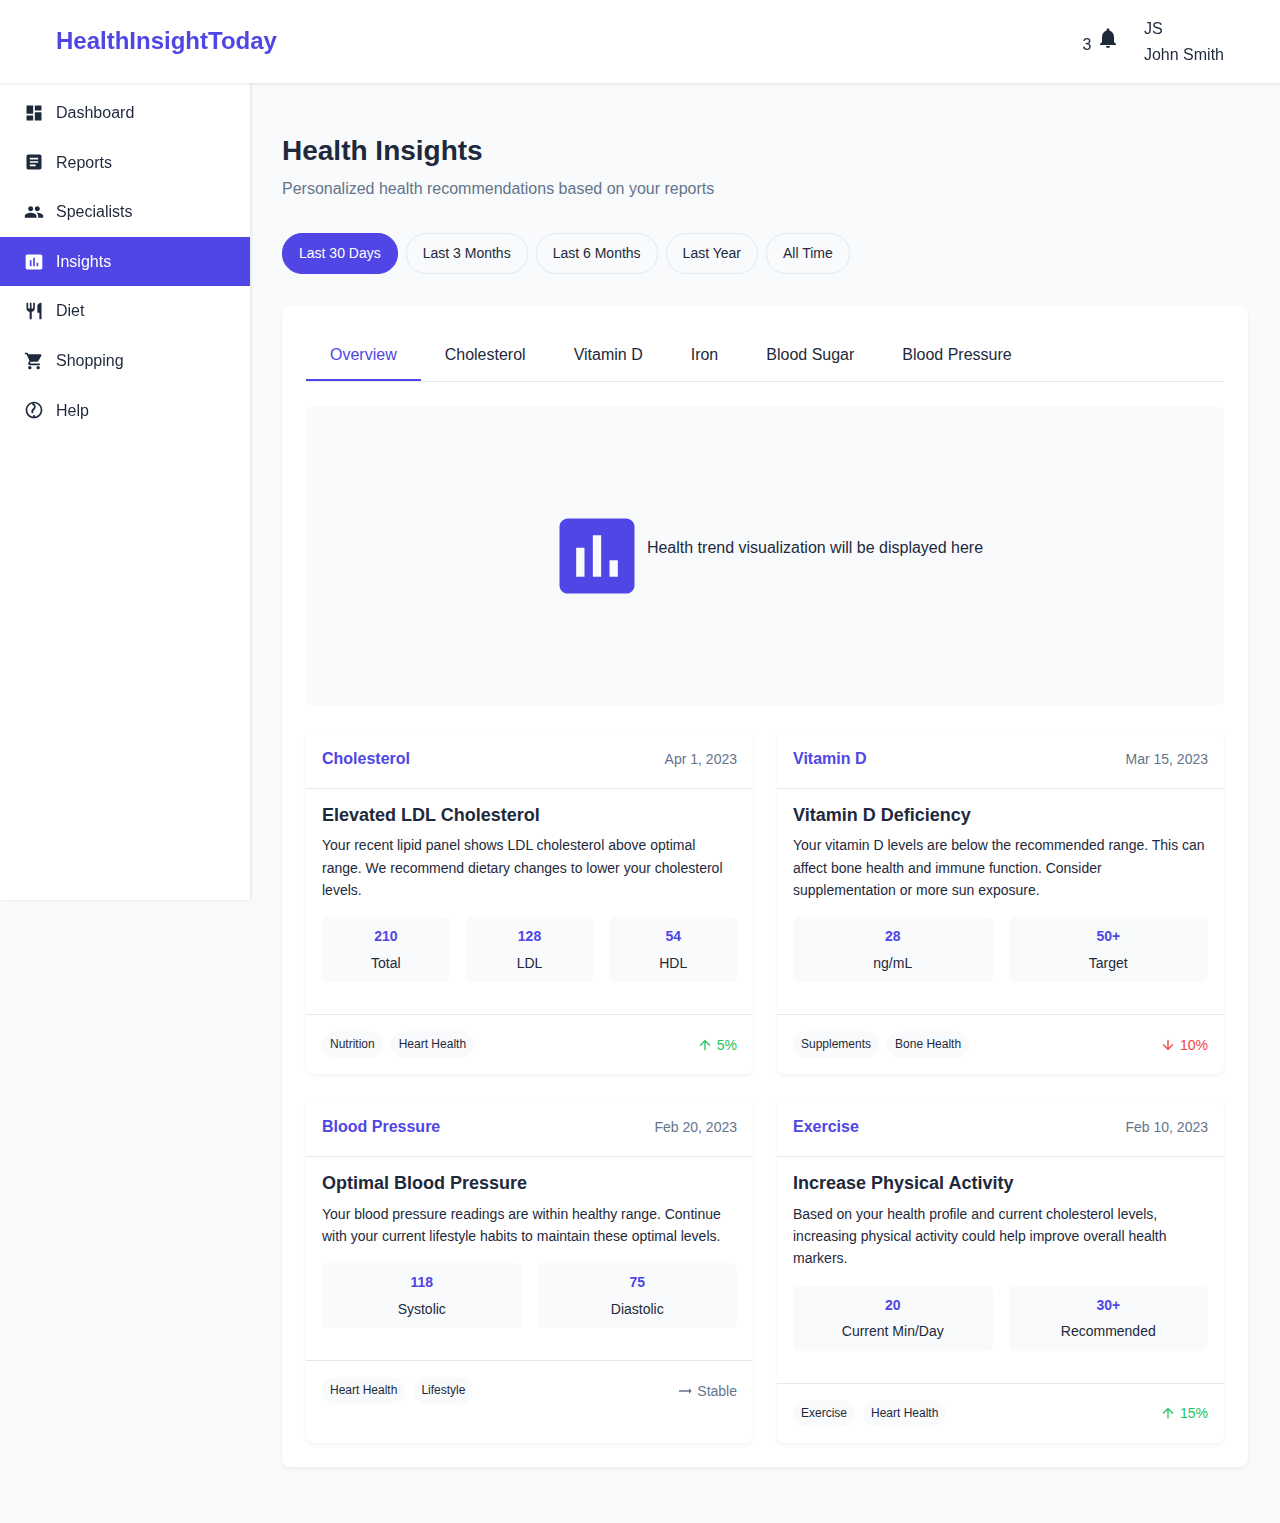
<file: pages/insights.html>
<!DOCTYPE html>
<html lang="en">
<head>
    <meta charset="UTF-8">
    <meta name="viewport" content="width=device-width, initial-scale=1.0">
    <title>Health Insights - HealthInsightToday</title>
    <!-- External CSS Files -->
    <link rel="stylesheet" href="../assets/css/normalize.css">
    <link rel="stylesheet" href="../assets/css/main.css">
    <link rel="stylesheet" href="../assets/css/utilities.css">
    <!-- Custom styles specific to the insights page -->
    <style>
        .chart-container {
            height: 300px;
            background-color: var(--light-bg);
            margin-bottom: 1.5rem;
            display: flex;
            align-items: center;
            justify-content: center;
            border-radius: 0.5rem;
        }
        
        .insight-tabs {
            display: flex;
            border-bottom: 1px solid var(--border);
            margin-bottom: 1.5rem;
        }
        
        .insight-tab {
            padding: 0.75rem 1.5rem;
            cursor: pointer;
            border-bottom: 2px solid transparent;
            transition: all 0.2s;
            font-weight: 500;
        }
        
        .insight-tab.active {
            border-bottom-color: var(--primary);
            color: var(--primary);
        }
        
        .insight-tab:hover {
            color: var(--primary);
        }
        
        .insights-grid {
            display: grid;
            grid-template-columns: repeat(auto-fill, minmax(300px, 1fr));
            gap: 1.5rem;
        }
        
        .insight-card {
            background-color: #ffffff;
            border-radius: 0.5rem;
            box-shadow: 0 2px 4px rgba(0, 0, 0, 0.05);
            overflow: hidden;
            transition: transform 0.2s;
        }
        
        .insight-card:hover {
            transform: translateY(-5px);
            box-shadow: 0 10px 15px rgba(0, 0, 0, 0.1);
        }
        
        .insight-header {
            padding: 1rem;
            border-bottom: 1px solid var(--border);
            display: flex;
            justify-content: space-between;
            align-items: center;
        }
        
        .insight-type {
            font-weight: 600;
            color: var(--primary);
        }
        
        .insight-date {
            font-size: 0.875rem;
            color: var(--text-light);
        }
        
        .insight-content {
            padding: 1rem;
        }
        
        .insight-title {
            font-size: 1.125rem;
            font-weight: 600;
            margin-bottom: 0.5rem;
        }
        
        .insight-description {
            color: var(--text);
            margin-bottom: 1rem;
            font-size: 0.875rem;
        }
        
        .insight-stats {
            display: flex;
            gap: 1rem;
            margin-bottom: 1rem;
        }
        
        .insight-stat {
            flex: 1;
            text-align: center;
            padding: 0.5rem;
            background-color: var(--light-bg);
            border-radius: 0.375rem;
            font-size: 0.875rem;
        }
        
        .stat-value {
            font-weight: 700;
            color: var(--primary);
            margin-bottom: 0.25rem;
        }
        
        .insight-footer {
            display: flex;
            justify-content: space-between;
            padding: 1rem;
            border-top: 1px solid var(--border);
            align-items: center;
        }
        
        .insight-tags {
            display: flex;
            gap: 0.5rem;
        }
        
        .insight-tag {
            padding: 0.25rem 0.5rem;
            background-color: var(--light-bg);
            border-radius: 20px;
            font-size: 0.75rem;
        }
        
        .trend-indicator {
            display: flex;
            align-items: center;
            gap: 0.25rem;
            font-size: 0.875rem;
            font-weight: 500;
        }
        
        .trend-up {
            color: var(--success);
        }
        
        .trend-down {
            color: var(--error);
        }
        
        .trend-neutral {
            color: var(--text-light);
        }
        
        .time-filters {
            display: flex;
            gap: 0.5rem;
            margin-bottom: 1.5rem;
            overflow-x: auto;
            padding-bottom: 0.5rem;
        }
        
        .time-filter {
            padding: 0.5rem 1rem;
            border: 1px solid var(--border);
            border-radius: 20px;
            font-size: 0.875rem;
            cursor: pointer;
            transition: all 0.2s;
            white-space: nowrap;
        }
        
        .time-filter.active {
            background-color: var(--primary);
            color: white;
            border-color: var(--primary);
        }
        
        @media (max-width: 768px) {
            .insights-grid {
                grid-template-columns: 1fr;
            }
        }
    </style>
</head>
<body>
    <header>
        <div class="container header-container">
            <a href="../index.html" class="brand">HealthInsightToday</a>
            <div class="user-menu">
                <div class="notifications">
                    <span class="notifications-count">3</span>
                    <svg width="24" height="24" viewBox="0 0 24 24" fill="none" xmlns="http://www.w3.org/2000/svg">
                        <path d="M12 22C13.1 22 14 21.1 14 20H10C10 21.1 10.9 22 12 22ZM18 16V11C18 7.93 16.36 5.36 13.5 4.68V4C13.5 3.17 12.83 2.5 12 2.5C11.17 2.5 10.5 3.17 10.5 4V4.68C7.63 5.36 6 7.92 6 11V16L4 18V19H20V18L18 16Z" fill="currentColor"/>
                    </svg>
                </div>
                <div class="user-profile">
                    <div class="avatar">JS</div>
                    <span>John Smith</span>
                </div>
            </div>
        </div>
    </header>
    
    <aside class="sidebar">
        <ul class="sidebar-menu">
            <li>
                <a href="dashboard.html">
                    <svg width="20" height="20" viewBox="0 0 24 24" fill="none" xmlns="http://www.w3.org/2000/svg">
                        <path d="M3 13H11V3H3V13ZM3 21H11V15H3V21ZM13 21H21V11H13V21ZM13 3V9H21V3H13Z" fill="currentColor"/>
                    </svg>
                    <span>Dashboard</span>
                </a>
            </li>
            <li>
                <a href="reports.html">
                    <svg width="20" height="20" viewBox="0 0 24 24" fill="none" xmlns="http://www.w3.org/2000/svg">
                        <path d="M19 3H5C3.9 3 3 3.9 3 5V19C3 20.1 3.9 21 5 21H19C20.1 21 21 20.1 21 19V5C21 3.9 20.1 3 19 3ZM14 17H7V15H14V17ZM17 13H7V11H17V13ZM17 9H7V7H17V9Z" fill="currentColor"/>
                    </svg>
                    <span>Reports</span>
                </a>
            </li>
            <li>
                <a href="specialists.html">
                    <svg width="20" height="20" viewBox="0 0 24 24" fill="none" xmlns="http://www.w3.org/2000/svg">
                        <path d="M16 11C17.66 11 18.99 9.66 18.99 8C18.99 6.34 17.66 5 16 5C14.34 5 13 6.34 13 8C13 9.66 14.34 11 16 11ZM8 11C9.66 11 10.99 9.66 10.99 8C10.99 6.34 9.66 5 8 5C6.34 5 5 6.34 5 8C5 9.66 6.34 11 8 11ZM8 13C5.67 13 1 14.17 1 16.5V19H15V16.5C15 14.17 10.33 13 8 13ZM16 13C15.71 13 15.38 13.02 15.03 13.05C16.19 13.89 17 15.02 17 16.5V19H23V16.5C23 14.17 18.33 13 16 13Z" fill="currentColor"/>
                    </svg>
                    <span>Specialists</span>
                </a>
            </li>
            <li>
                <a href="insights.html" class="active">
                    <svg width="20" height="20" viewBox="0 0 24 24" fill="none" xmlns="http://www.w3.org/2000/svg">
                        <path d="M20 3H4C2.9 3 2 3.9 2 5V19C2 20.1 2.9 21 4 21H20C21.1 21 22 20.1 22 19V5C22 3.9 21.1 3 20 3ZM9 17H7V10H9V17ZM13 17H11V7H13V17ZM17 17H15V13H17V17Z" fill="currentColor"/>
                    </svg>
                    <span>Insights</span>
                </a>
            </li>
            <li>
                <a href="diet.html">
                    <svg width="20" height="20" viewBox="0 0 24 24" fill="none" xmlns="http://www.w3.org/2000/svg">
                        <path d="M11 9H9V2H7V9H5V2H3V9C3 11.12 4.66 12.84 6.75 12.97V22H9.25V12.97C11.34 12.84 13 11.12 13 9V2H11V9ZM16 6V14H18.5V22H21V2C18.24 2 16 4.24 16 6Z" fill="currentColor"/>
                    </svg>
                    <span>Diet</span>
                </a>
            </li>
            <li>
                <a href="shopping.html">
                    <svg width="20" height="20" viewBox="0 0 24 24" fill="none" xmlns="http://www.w3.org/2000/svg">
                        <path d="M7 18c-1.1 0-1.99.9-1.99 2S5.9 22 7 22s2-.9 2-2-.9-2-2-2zM1 2v2h2l3.6 7.59-1.35 2.45c-.16.28-.25.61-.25.96 0 1.1.9 2 2 2h12v-2H7.42c-.14 0-.25-.11-.25-.25l.03-.12.9-1.63h7.45c.75 0 1.41-.41 1.75-1.03l3.58-6.49c.08-.14.12-.31.12-.48 0-.55-.45-1-1-1H5.21l-.94-2H1zm16 16c-1.1 0-1.99.9-1.99 2s.89 2 1.99 2 2-.9 2-2-.9-2-2-2z" fill="currentColor"/>
                    </svg>
                    <span>Shopping</span>
                </a>
            </li>
            <li>
                <a href="help.html">
                    <svg width="20" height="20" viewBox="0 0 24 24" fill="none" xmlns="http://www.w3.org/2000/svg">
                        <path d="M12 2C6.48 2 2 6.48 2 12C2 17.52 6.48 22 12 22C17.52 22 22 17.52 22 12C22 6.48 17.52 2 12 2ZM12 20C7.59 20 4 16.41 4 12C4 7.59 7.59 4 12 4C16.41 4 20 7.59 20 12C20 16.41 16.41 20 12 20ZM12.89 11.1C13.58 10.28 14 9.19 14 8C14 5.79 12.21 4 10 4V6C11.1 6 12 6.9 12 8C12 8.55 11.78 9.05 11.43 9.43L9.57 11.29C9.22 11.64 9 12.14 9 12.69V16H11V13.41L12.89 11.1ZM11 18H13V20H11V18Z" fill="currentColor"/>
                    </svg>
                    <span>Help</span>
                </a>
            </li>
        </ul>
    </aside>
    
    <main class="main-content">
        <div class="dashboard-header">
            <h1 class="page-title">Health Insights</h1>
            <p class="subtitle">Personalized health recommendations based on your reports</p>
        </div>
        
        <div class="time-filters">
            <div class="time-filter active">Last 30 Days</div>
            <div class="time-filter">Last 3 Months</div>
            <div class="time-filter">Last 6 Months</div>
            <div class="time-filter">Last Year</div>
            <div class="time-filter">All Time</div>
        </div>
        
        <div class="card">
            <div class="insight-tabs">
                <div class="insight-tab active">Overview</div>
                <div class="insight-tab">Cholesterol</div>
                <div class="insight-tab">Vitamin D</div>
                <div class="insight-tab">Iron</div>
                <div class="insight-tab">Blood Sugar</div>
                <div class="insight-tab">Blood Pressure</div>
            </div>
            
            <div class="chart-container">
                <svg width="100" height="100" viewBox="0 0 24 24" fill="none" xmlns="http://www.w3.org/2000/svg">
                    <path d="M19 3H5C3.9 3 3 3.9 3 5V19C3 20.1 3.9 21 5 21H19C20.1 21 21 20.1 21 19V5C21 3.9 20.1 3 19 3ZM9 17H7V10H9V17ZM13 17H11V7H13V17ZM17 17H15V13H17V17Z" fill="#4f46e5"/>
                </svg>
                <p>Health trend visualization will be displayed here</p>
            </div>
            
            <div class="insights-grid">
                <div class="insight-card">
                    <div class="insight-header">
                        <span class="insight-type">Cholesterol</span>
                        <span class="insight-date">Apr 1, 2023</span>
                    </div>
                    <div class="insight-content">
                        <h3 class="insight-title">Elevated LDL Cholesterol</h3>
                        <p class="insight-description">Your recent lipid panel shows LDL cholesterol above optimal range. We recommend dietary changes to lower your cholesterol levels.</p>
                        <div class="insight-stats">
                            <div class="insight-stat">
                                <div class="stat-value">210</div>
                                <div>Total</div>
                            </div>
                            <div class="insight-stat">
                                <div class="stat-value">128</div>
                                <div>LDL</div>
                            </div>
                            <div class="insight-stat">
                                <div class="stat-value">54</div>
                                <div>HDL</div>
                            </div>
                        </div>
                    </div>
                    <div class="insight-footer">
                        <div class="insight-tags">
                            <div class="insight-tag">Nutrition</div>
                            <div class="insight-tag">Heart Health</div>
                        </div>
                        <div class="trend-indicator trend-up">
                            <svg width="16" height="16" viewBox="0 0 24 24" fill="none" xmlns="http://www.w3.org/2000/svg">
                                <path d="M4 12l1.41 1.41L11 7.83V20h2V7.83l5.58 5.59L20 12l-8-8-8 8z" fill="currentColor"/>
                            </svg>
                            <span>5%</span>
                        </div>
                    </div>
                </div>
                
                <div class="insight-card">
                    <div class="insight-header">
                        <span class="insight-type">Vitamin D</span>
                        <span class="insight-date">Mar 15, 2023</span>
                    </div>
                    <div class="insight-content">
                        <h3 class="insight-title">Vitamin D Deficiency</h3>
                        <p class="insight-description">Your vitamin D levels are below the recommended range. This can affect bone health and immune function. Consider supplementation or more sun exposure.</p>
                        <div class="insight-stats">
                            <div class="insight-stat">
                                <div class="stat-value">28</div>
                                <div>ng/mL</div>
                            </div>
                            <div class="insight-stat">
                                <div class="stat-value">50+</div>
                                <div>Target</div>
                            </div>
                        </div>
                    </div>
                    <div class="insight-footer">
                        <div class="insight-tags">
                            <div class="insight-tag">Supplements</div>
                            <div class="insight-tag">Bone Health</div>
                        </div>
                        <div class="trend-indicator trend-down">
                            <svg width="16" height="16" viewBox="0 0 24 24" fill="none" xmlns="http://www.w3.org/2000/svg">
                                <path d="M20 12l-1.41-1.41L13 16.17V4h-2v12.17l-5.58-5.59L4 12l8 8 8-8z" fill="currentColor"/>
                            </svg>
                            <span>10%</span>
                        </div>
                    </div>
                </div>
                
                <div class="insight-card">
                    <div class="insight-header">
                        <span class="insight-type">Blood Pressure</span>
                        <span class="insight-date">Feb 20, 2023</span>
                    </div>
                    <div class="insight-content">
                        <h3 class="insight-title">Optimal Blood Pressure</h3>
                        <p class="insight-description">Your blood pressure readings are within healthy range. Continue with your current lifestyle habits to maintain these optimal levels.</p>
                        <div class="insight-stats">
                            <div class="insight-stat">
                                <div class="stat-value">118</div>
                                <div>Systolic</div>
                            </div>
                            <div class="insight-stat">
                                <div class="stat-value">75</div>
                                <div>Diastolic</div>
                            </div>
                        </div>
                    </div>
                    <div class="insight-footer">
                        <div class="insight-tags">
                            <div class="insight-tag">Heart Health</div>
                            <div class="insight-tag">Lifestyle</div>
                        </div>
                        <div class="trend-indicator trend-neutral">
                            <svg width="16" height="16" viewBox="0 0 24 24" fill="none" xmlns="http://www.w3.org/2000/svg">
                                <path d="M22 12l-4-4v3H3v2h15v3l4-4z" fill="currentColor"/>
                            </svg>
                            <span>Stable</span>
                        </div>
                    </div>
                </div>
                
                <div class="insight-card">
                    <div class="insight-header">
                        <span class="insight-type">Exercise</span>
                        <span class="insight-date">Feb 10, 2023</span>
                    </div>
                    <div class="insight-content">
                        <h3 class="insight-title">Increase Physical Activity</h3>
                        <p class="insight-description">Based on your health profile and current cholesterol levels, increasing physical activity could help improve overall health markers.</p>
                        <div class="insight-stats">
                            <div class="insight-stat">
                                <div class="stat-value">20</div>
                                <div>Current Min/Day</div>
                            </div>
                            <div class="insight-stat">
                                <div class="stat-value">30+</div>
                                <div>Recommended</div>
                            </div>
                        </div>
                    </div>
                    <div class="insight-footer">
                        <div class="insight-tags">
                            <div class="insight-tag">Exercise</div>
                            <div class="insight-tag">Heart Health</div>
                        </div>
                        <div class="trend-indicator trend-up">
                            <svg width="16" height="16" viewBox="0 0 24 24" fill="none" xmlns="http://www.w3.org/2000/svg">
                                <path d="M4 12l1.41 1.41L11 7.83V20h2V7.83l5.58 5.59L20 12l-8-8-8 8z" fill="currentColor"/>
                            </svg>
                            <span>15%</span>
                        </div>
                    </div>
                </div>
            </div>
        </div>
    </main>

    <script>
        // This would be replaced with real data handling and visualization in production
        console.log("Insights page loaded with dummy data");
    </script>
</body>
</html>
</file>
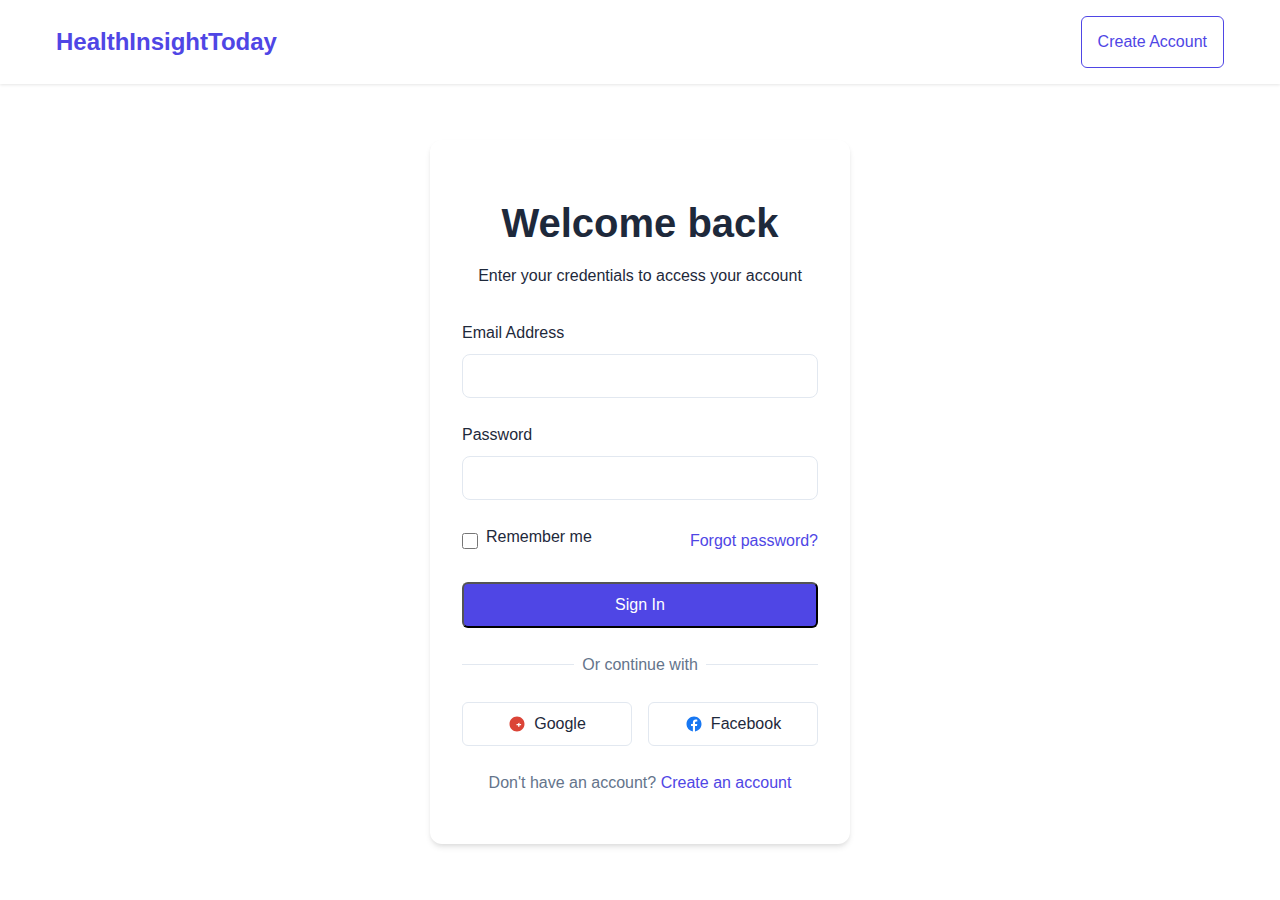
<file: pages/login.html>
<!DOCTYPE html>
<html lang="en">
<head>
    <meta charset="UTF-8">
    <meta name="viewport" content="width=device-width, initial-scale=1.0">
    <title>Login - HealthInsightToday</title>
    <!-- External CSS Files -->
    <link rel="stylesheet" href="../assets/css/normalize.css">
    <link rel="stylesheet" href="../assets/css/main.css">
    <link rel="stylesheet" href="../assets/css/utilities.css">
    <!-- Custom styles specific to the login page -->
    <style>
        body {
            background-color: var(--background);
            min-height: 100vh;
            display: flex;
            flex-direction: column;
        }
        
        .btn-block {
            display: block;
            width: 100%;
        }
        
        .btn-social {
            display: flex;
            align-items: center;
            justify-content: center;
            gap: 0.5rem;
            background-color: white;
            border: 1px solid var(--border);
            color: var(--text);
        }
        
        .btn-social:hover {
            background-color: var(--light-bg);
            color: var(--text);
        }
        
        .login-page {
            flex: 1;
            display: flex;
            align-items: center;
            justify-content: center;
            padding: 2rem 0;
        }
        
        .login-container {
            width: 100%;
            max-width: 420px;
            padding: 2rem;
            background-color: white;
            border-radius: 0.75rem;
            box-shadow: 0 4px 6px -1px rgba(0, 0, 0, 0.1), 0 2px 4px -1px rgba(0, 0, 0, 0.06);
        }
        
        .login-header {
            text-align: center;
            margin-bottom: 2rem;
        }
        
        .login-form .form-group {
            margin-bottom: 1.5rem;
        }
        
        .login-form label {
            display: block;
            margin-bottom: 0.5rem;
            font-weight: 500;
            color: var(--text);
        }
        
        .login-form input[type="email"],
        .login-form input[type="password"],
        .login-form input[type="text"] {
            width: 100%;
            padding: 0.75rem 1rem;
            border: 1px solid var(--border);
            border-radius: 0.5rem;
            font-size: 1rem;
            transition: all 0.2s;
        }
        
        .login-form input:focus {
            outline: none;
            border-color: var(--primary);
            box-shadow: 0 0 0 3px rgba(79, 70, 229, 0.2);
        }
        
        .form-options {
            display: flex;
            justify-content: space-between;
            align-items: center;
            margin-bottom: 1.5rem;
        }
        
        .form-options .remember-me {
            display: flex;
            align-items: center;
            gap: 0.5rem;
        }
        
        .form-options .remember-me input[type="checkbox"] {
            width: 1rem;
            height: 1rem;
        }
        
        .form-divider {
            display: flex;
            align-items: center;
            text-align: center;
            margin: 1.5rem 0;
            color: var(--text-light);
        }
        
        .form-divider::before,
        .form-divider::after {
            content: '';
            flex: 1;
            border-bottom: 1px solid var(--border);
        }
        
        .form-divider::before {
            margin-right: 0.5rem;
        }
        
        .form-divider::after {
            margin-left: 0.5rem;
        }
        
        .social-buttons {
            display: grid;
            grid-template-columns: 1fr 1fr;
            gap: 1rem;
            margin-bottom: 1.5rem;
        }
        
        .form-footer {
            text-align: center;
            margin-top: 1.5rem;
            color: var(--text-light);
        }

        @media (max-width: 480px) {
            .social-buttons {
                grid-template-columns: 1fr;
            }
            
            .login-container {
                box-shadow: none;
                padding: 1.5rem;
            }
            
            .form-options {
                flex-direction: column;
                align-items: flex-start;
                gap: 0.5rem;
            }
        }
    </style>
</head>
<body>
    <header>
        <div class="container">
            <nav class="navbar">
                <a href="../index.html" class="navbar-brand">HealthInsightToday</a>
                <a href="register.html" class="btn btn-outline">Create Account</a>
            </nav>
        </div>
    </header>
    
    <main class="login-page">
        <div class="login-container">
            <div class="login-header">
                <h1>Welcome back</h1>
                <p>Enter your credentials to access your account</p>
            </div>
            
            <form class="login-form" action="dashboard.html" method="GET">
                <div class="form-group">
                    <label for="email">Email Address</label>
                    <input type="email" id="email" name="email" required>
                </div>
                
                <div class="form-group">
                    <label for="password">Password</label>
                    <input type="password" id="password" name="password" required>
                </div>
                
                <div class="form-options">
                    <div class="remember-me">
                        <input type="checkbox" id="remember" name="remember">
                        <label for="remember">Remember me</label>
                    </div>
                    <a href="#" class="forgot-password">Forgot password?</a>
                </div>
                
                <div class="form-group">
                    <button type="submit" class="btn btn-primary btn-block">Sign In</button>
                </div>
                
                <div class="form-divider">Or continue with</div>
                
                <div class="social-buttons">
                    <button type="button" class="btn btn-social">
                        <svg xmlns="http://www.w3.org/2000/svg" width="18" height="18" viewBox="0 0 24 24" fill="#DB4437">
                            <path d="M12 2C6.48 2 2 6.48 2 12s4.48 10 10 10 10-4.48 10-10S17.52 2 12 2zm5.46 8.12h-2.17v1.8h2.17v1.8h-2.17v1.8h-1.8v-1.8h-2.17v-1.8h2.17v-1.8h1.8zm-9.52 3.6c-.79 0-1.43-.64-1.43-1.44s.64-1.44 1.43-1.44c.33 0 .65.11.91.32-.43.36-.71.89-.71 1.48 0 .21.03.41.09.59-.09.04-.19.05-.29.05zm0-5.4c-2.19 0-3.94 1.8-3.94 4.02 0 2.22 1.75 4.02 3.94 4.02.75 0 1.48-.21 2.1-.6-.61-.59-.98-1.42-.98-2.34 0-1.8 1.46-3.24 3.24-3.24.92 0 1.74.38 2.34.98.38-.63.6-1.36.6-2.1 0-2.22-1.8-4.02-4.02-4.02-1.01 0-1.98.37-2.72 1.04-.73-.67-1.7-1.04-2.72-1.04z"/>
                        </svg>
                        Google
                    </button>
                    <button type="button" class="btn btn-social">
                        <svg xmlns="http://www.w3.org/2000/svg" width="18" height="18" viewBox="0 0 24 24" fill="#1877F2">
                            <path d="M12 2C6.477 2 2 6.477 2 12c0 5.013 3.693 9.153 8.505 9.876V14.65H8.031v-2.629h2.474v-1.749c0-2.896 1.411-4.167 3.818-4.167 1.153 0 1.762.085 2.051.124v2.294h-1.642c-1.022 0-1.379.969-1.379 2.061v1.437h2.995l-.406 2.629h-2.588v7.247C18.235 21.236 22 17.062 22 12c0-5.523-4.477-10-10-10z"/>
                        </svg>
                        Facebook
                    </button>
                </div>
            </form>
            
            <div class="form-footer">
                <p>Don't have an account? <a href="register.html">Create an account</a></p>
            </div>
        </div>
    </main>

    <script>
        // Form validation or other JavaScript would go here
    </script>
</body>
</html>
</file>
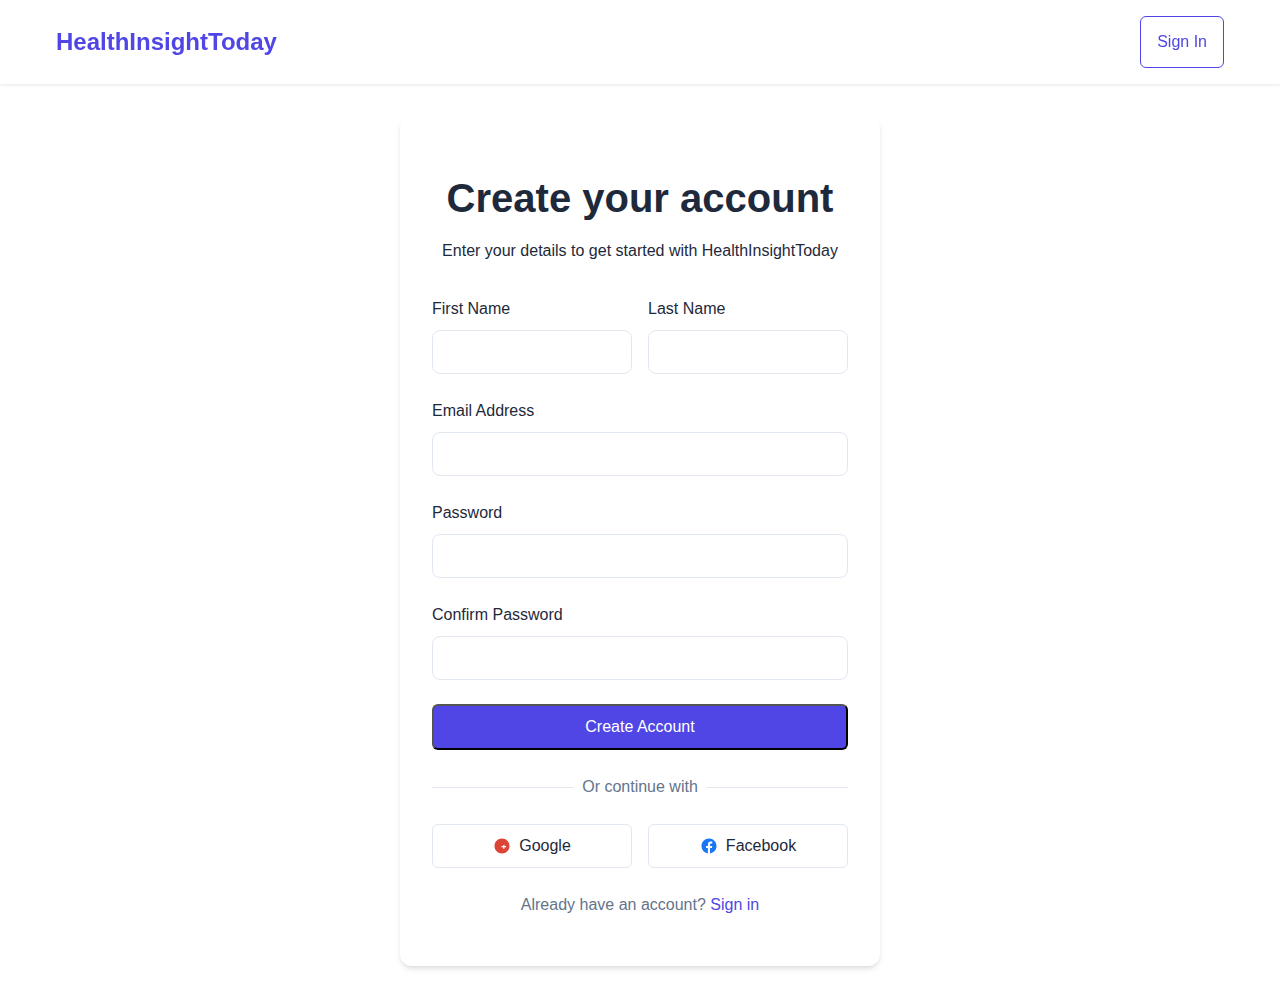
<file: pages/register.html>
<!DOCTYPE html>
<html lang="en">
<head>
    <meta charset="UTF-8">
    <meta name="viewport" content="width=device-width, initial-scale=1.0">
    <title>Create Account - HealthInsightToday</title>
    <!-- External CSS Files -->
    <link rel="stylesheet" href="../assets/css/normalize.css">
    <link rel="stylesheet" href="../assets/css/main.css">
    <link rel="stylesheet" href="../assets/css/utilities.css">
    <!-- Custom styles specific to the registration page -->
    <style>
        body {
            background-color: var(--background);
            min-height: 100vh;
            display: flex;
            flex-direction: column;
        }
        
        .btn-block {
            display: block;
            width: 100%;
        }
        
        .btn-social {
            display: flex;
            align-items: center;
            justify-content: center;
            gap: 0.5rem;
            background-color: white;
            border: 1px solid var(--border);
            color: var(--text);
        }
        
        .btn-social:hover {
            background-color: var(--light-bg);
            color: var(--text);
        }
        
        .register-page {
            flex: 1;
            display: flex;
            align-items: center;
            justify-content: center;
            padding: 2rem 0;
        }
        
        .register-container {
            width: 100%;
            max-width: 480px;
            padding: 2rem;
            background-color: white;
            border-radius: 0.75rem;
            box-shadow: 0 4px 6px -1px rgba(0, 0, 0, 0.1), 0 2px 4px -1px rgba(0, 0, 0, 0.06);
        }
        
        .register-header {
            text-align: center;
            margin-bottom: 2rem;
        }
        
        .register-form .form-group {
            margin-bottom: 1.5rem;
        }
        
        .form-row {
            display: grid;
            grid-template-columns: 1fr 1fr;
            gap: 1rem;
        }
        
        .register-form label {
            display: block;
            margin-bottom: 0.5rem;
            font-weight: 500;
            color: var(--text);
        }
        
        .register-form input[type="email"],
        .register-form input[type="password"],
        .register-form input[type="text"] {
            width: 100%;
            padding: 0.75rem 1rem;
            border: 1px solid var(--border);
            border-radius: 0.5rem;
            font-size: 1rem;
            transition: all 0.2s;
        }
        
        .register-form input:focus {
            outline: none;
            border-color: var(--primary);
            box-shadow: 0 0 0 3px rgba(79, 70, 229, 0.2);
        }
        
        .form-divider {
            display: flex;
            align-items: center;
            text-align: center;
            margin: 1.5rem 0;
            color: var(--text-light);
        }
        
        .form-divider::before,
        .form-divider::after {
            content: '';
            flex: 1;
            border-bottom: 1px solid var(--border);
        }
        
        .form-divider::before {
            margin-right: 0.5rem;
        }
        
        .form-divider::after {
            margin-left: 0.5rem;
        }
        
        .social-buttons {
            display: grid;
            grid-template-columns: 1fr 1fr;
            gap: 1rem;
            margin-bottom: 1.5rem;
        }
        
        .form-footer {
            text-align: center;
            margin-top: 1.5rem;
            color: var(--text-light);
        }

        @media (max-width: 480px) {
            .form-row, .social-buttons {
                grid-template-columns: 1fr;
            }
            
            .register-container {
                box-shadow: none;
                padding: 1.5rem;
            }
        }
    </style>
</head>
<body>
    <header>
        <div class="container">
            <nav class="navbar">
                <a href="../index.html" class="navbar-brand">HealthInsightToday</a>
                <a href="login.html" class="btn btn-outline">Sign In</a>
            </nav>
        </div>
    </header>
    
    <main class="register-page">
        <div class="register-container">
            <div class="register-header">
                <h1>Create your account</h1>
                <p>Enter your details to get started with HealthInsightToday</p>
            </div>
            
            <form class="register-form" action="dashboard.html" method="GET">
                <div class="form-row">
                    <div class="form-group">
                        <label for="first-name">First Name</label>
                        <input type="text" id="first-name" name="first-name" required>
                    </div>
                    <div class="form-group">
                        <label for="last-name">Last Name</label>
                        <input type="text" id="last-name" name="last-name" required>
                    </div>
                </div>
                
                <div class="form-group">
                    <label for="email">Email Address</label>
                    <input type="email" id="email" name="email" required>
                </div>
                
                <div class="form-group">
                    <label for="password">Password</label>
                    <input type="password" id="password" name="password" required>
                </div>
                
                <div class="form-group">
                    <label for="confirm-password">Confirm Password</label>
                    <input type="password" id="confirm-password" name="confirm-password" required>
                </div>
                
                <div class="form-group">
                    <button type="submit" class="btn btn-primary btn-block">Create Account</button>
                </div>
                
                <div class="form-divider">Or continue with</div>
                
                <div class="social-buttons">
                    <button type="button" class="btn btn-social">
                        <svg xmlns="http://www.w3.org/2000/svg" width="18" height="18" viewBox="0 0 24 24" fill="#DB4437">
                            <path d="M12 2C6.48 2 2 6.48 2 12s4.48 10 10 10 10-4.48 10-10S17.52 2 12 2zm5.46 8.12h-2.17v1.8h2.17v1.8h-2.17v1.8h-1.8v-1.8h-2.17v-1.8h2.17v-1.8h1.8zm-9.52 3.6c-.79 0-1.43-.64-1.43-1.44s.64-1.44 1.43-1.44c.33 0 .65.11.91.32-.43.36-.71.89-.71 1.48 0 .21.03.41.09.59-.09.04-.19.05-.29.05zm0-5.4c-2.19 0-3.94 1.8-3.94 4.02 0 2.22 1.75 4.02 3.94 4.02.75 0 1.48-.21 2.1-.6-.61-.59-.98-1.42-.98-2.34 0-1.8 1.46-3.24 3.24-3.24.92 0 1.74.38 2.34.98.38-.63.6-1.36.6-2.1 0-2.22-1.8-4.02-4.02-4.02-1.01 0-1.98.37-2.72 1.04-.73-.67-1.7-1.04-2.72-1.04z"/>
                        </svg>
                        Google
                    </button>
                    <button type="button" class="btn btn-social">
                        <svg xmlns="http://www.w3.org/2000/svg" width="18" height="18" viewBox="0 0 24 24" fill="#1877F2">
                            <path d="M12 2C6.477 2 2 6.477 2 12c0 5.013 3.693 9.153 8.505 9.876V14.65H8.031v-2.629h2.474v-1.749c0-2.896 1.411-4.167 3.818-4.167 1.153 0 1.762.085 2.051.124v2.294h-1.642c-1.022 0-1.379.969-1.379 2.061v1.437h2.995l-.406 2.629h-2.588v7.247C18.235 21.236 22 17.062 22 12c0-5.523-4.477-10-10-10z"/>
                        </svg>
                        Facebook
                    </button>
                </div>
            </form>
            
            <div class="form-footer">
                <p>Already have an account? <a href="login.html">Sign in</a></p>
            </div>
        </div>
    </main>

    <script>
        // Form validation logic
        const form = document.querySelector('.register-form');
        const password = document.getElementById('password');
        const confirmPassword = document.getElementById('confirm-password');
        
        form.addEventListener('submit', function(event) {
            if (password.value !== confirmPassword.value) {
                event.preventDefault();
                alert('Passwords do not match!');
                confirmPassword.focus();
                return false;
            }
        });
    </script>
</body>
</html>
</file>
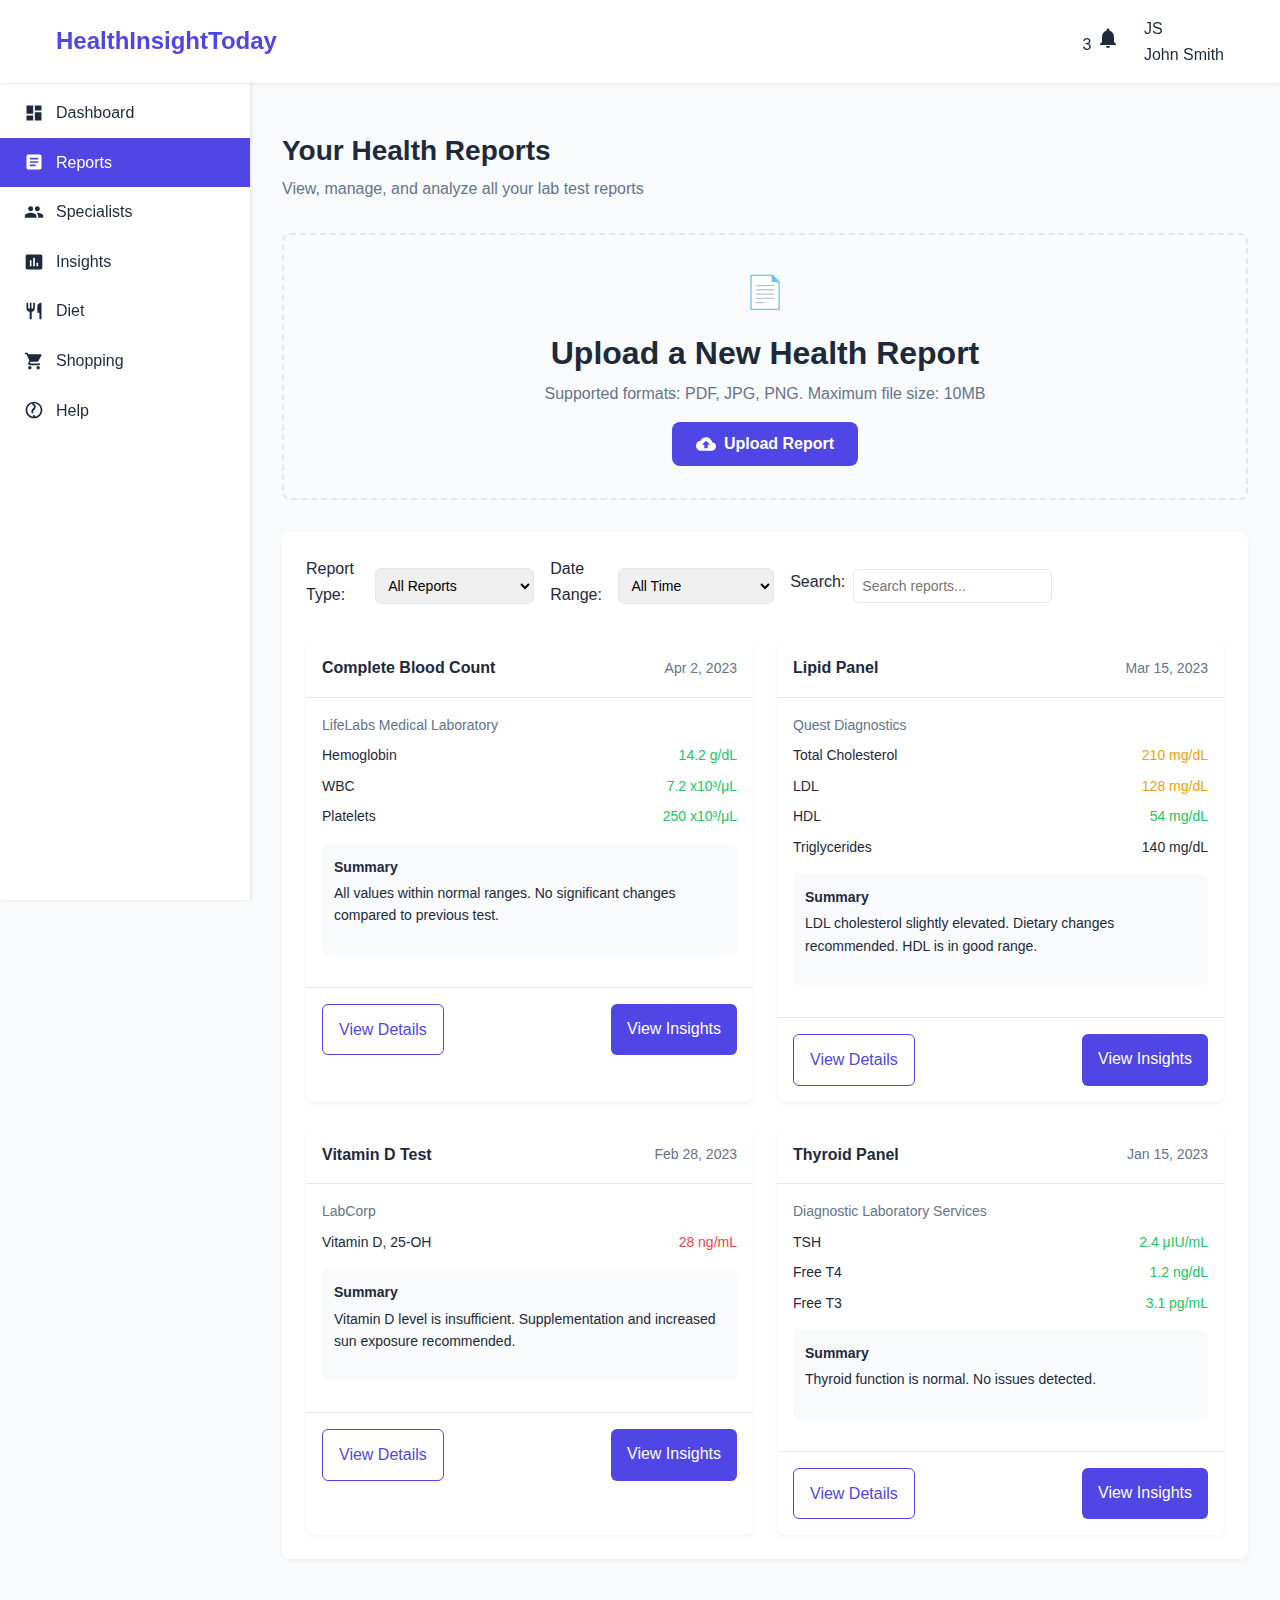
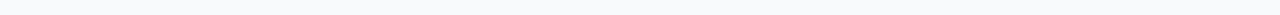
<file: pages/reports.html>
<!DOCTYPE html>
<html lang="en">
<head>
    <meta charset="UTF-8">
    <meta name="viewport" content="width=device-width, initial-scale=1.0">
    <title>Your Reports - HealthInsightToday</title>
    <!-- External CSS Files -->
    <link rel="stylesheet" href="../assets/css/normalize.css">
    <link rel="stylesheet" href="../assets/css/main.css">
    <link rel="stylesheet" href="../assets/css/utilities.css">
    <!-- Custom styles specific to the reports page -->
    <style>
        .filters {
            display: flex;
            flex-wrap: wrap;
            gap: 1rem;
            margin-bottom: 1.5rem;
        }
        
        .filter-item {
            display: flex;
            align-items: center;
            gap: 0.5rem;
        }
        
        .filter-select, .filter-input {
            padding: 0.5rem;
            border: 1px solid var(--border);
            border-radius: 0.375rem;
            font-size: 0.875rem;
        }
        
        .report-grid {
            display: grid;
            grid-template-columns: repeat(auto-fill, minmax(300px, 1fr));
            gap: 1.5rem;
        }
        
        .report-card {
            background-color: #ffffff;
            border-radius: 0.5rem;
            box-shadow: 0 2px 4px rgba(0, 0, 0, 0.05);
            overflow: hidden;
            transition: transform 0.2s;
        }
        
        .report-card:hover {
            transform: translateY(-5px);
            box-shadow: 0 10px 15px rgba(0, 0, 0, 0.1);
        }
        
        .report-header {
            padding: 1rem;
            border-bottom: 1px solid var(--border);
            display: flex;
            justify-content: space-between;
            align-items: center;
        }
        
        .report-type {
            font-weight: 600;
        }
        
        .report-date {
            font-size: 0.875rem;
            color: var(--text-light);
        }
        
        .report-content {
            padding: 1rem;
        }
        
        .report-lab {
            color: var(--text-light);
            font-size: 0.875rem;
            margin-bottom: 0.5rem;
        }
        
        .report-metrics {
            margin-bottom: 1rem;
        }
        
        .metric-item {
            display: flex;
            justify-content: space-between;
            margin-bottom: 0.5rem;
            font-size: 0.875rem;
        }
        
        .metric-name {
            color: var(--text);
        }
        
        .metric-value {
            font-weight: 500;
        }
        
        .metric-value.normal {
            color: var(--success);
        }
        
        .metric-value.warning {
            color: var(--warning);
        }
        
        .metric-value.alert {
            color: var(--error);
        }
        
        .report-summary {
            padding: 0.75rem;
            background-color: var(--light-bg);
            border-radius: 0.375rem;
            margin-bottom: 1rem;
            font-size: 0.875rem;
        }
        
        .report-summary-title {
            font-weight: 600;
            margin-bottom: 0.25rem;
        }
        
        .report-footer {
            padding: 1rem;
            border-top: 1px solid var(--border);
            display: flex;
            justify-content: space-between;
        }
        
        .upload-section {
            display: flex;
            flex-direction: column;
            align-items: center;
            justify-content: center;
            padding: 2rem;
            background-color: var(--light-bg);
            border-radius: 0.5rem;
            border: 2px dashed var(--border);
            margin-bottom: 2rem;
            text-align: center;
        }
        
        .upload-icon {
            font-size: 2rem;
            color: var(--primary);
            margin-bottom: 1rem;
        }
        
        .upload-title {
            font-weight: 600;
            margin-bottom: 0.5rem;
        }
        
        .upload-description {
            color: var(--text-light);
            margin-bottom: 1rem;
        }
        
        .upload-btn {
            display: flex;
            align-items: center;
            gap: 0.5rem;
            padding: 0.75rem 1.5rem;
            background-color: var(--primary);
            color: white;
            border-radius: 0.5rem;
            font-weight: 600;
            transition: all 0.2s;
            border: none;
            cursor: pointer;
        }
        
        .upload-btn:hover {
            background-color: var(--primary-dark);
        }
        
        @media (max-width: 768px) {
            .report-grid {
                grid-template-columns: 1fr;
            }
        }
    </style>
</head>
<body>
    <header>
        <div class="container header-container">
            <a href="../index.html" class="brand">HealthInsightToday</a>
            <div class="user-menu">
                <div class="notifications">
                    <span class="notifications-count">3</span>
                    <svg width="24" height="24" viewBox="0 0 24 24" fill="none" xmlns="http://www.w3.org/2000/svg">
                        <path d="M12 22C13.1 22 14 21.1 14 20H10C10 21.1 10.9 22 12 22ZM18 16V11C18 7.93 16.36 5.36 13.5 4.68V4C13.5 3.17 12.83 2.5 12 2.5C11.17 2.5 10.5 3.17 10.5 4V4.68C7.63 5.36 6 7.92 6 11V16L4 18V19H20V18L18 16Z" fill="currentColor"/>
                    </svg>
                </div>
                <div class="user-profile">
                    <div class="avatar">JS</div>
                    <span>John Smith</span>
                </div>
            </div>
        </div>
    </header>
    
    <aside class="sidebar">
        <ul class="sidebar-menu">
            <li>
                <a href="dashboard.html">
                    <svg width="20" height="20" viewBox="0 0 24 24" fill="none" xmlns="http://www.w3.org/2000/svg">
                        <path d="M3 13H11V3H3V13ZM3 21H11V15H3V21ZM13 21H21V11H13V21ZM13 3V9H21V3H13Z" fill="currentColor"/>
                    </svg>
                    <span>Dashboard</span>
                </a>
            </li>
            <li>
                <a href="reports.html" class="active">
                    <svg width="20" height="20" viewBox="0 0 24 24" fill="none" xmlns="http://www.w3.org/2000/svg">
                        <path d="M19 3H5C3.9 3 3 3.9 3 5V19C3 20.1 3.9 21 5 21H19C20.1 21 21 20.1 21 19V5C21 3.9 20.1 3 19 3ZM14 17H7V15H14V17ZM17 13H7V11H17V13ZM17 9H7V7H17V9Z" fill="currentColor"/>
                    </svg>
                    <span>Reports</span>
                </a>
            </li>
            <li>
                <a href="specialists.html">
                    <svg width="20" height="20" viewBox="0 0 24 24" fill="none" xmlns="http://www.w3.org/2000/svg">
                        <path d="M16 11C17.66 11 18.99 9.66 18.99 8C18.99 6.34 17.66 5 16 5C14.34 5 13 6.34 13 8C13 9.66 14.34 11 16 11ZM8 11C9.66 11 10.99 9.66 10.99 8C10.99 6.34 9.66 5 8 5C6.34 5 5 6.34 5 8C5 9.66 6.34 11 8 11ZM8 13C5.67 13 1 14.17 1 16.5V19H15V16.5C15 14.17 10.33 13 8 13ZM16 13C15.71 13 15.38 13.02 15.03 13.05C16.19 13.89 17 15.02 17 16.5V19H23V16.5C23 14.17 18.33 13 16 13Z" fill="currentColor"/>
                    </svg>
                    <span>Specialists</span>
                </a>
            </li>
            <li>
                <a href="insights.html">
                    <svg width="20" height="20" viewBox="0 0 24 24" fill="none" xmlns="http://www.w3.org/2000/svg">
                        <path d="M20 3H4C2.9 3 2 3.9 2 5V19C2 20.1 2.9 21 4 21H20C21.1 21 22 20.1 22 19V5C22 3.9 21.1 3 20 3ZM9 17H7V10H9V17ZM13 17H11V7H13V17ZM17 17H15V13H17V17Z" fill="currentColor"/>
                    </svg>
                    <span>Insights</span>
                </a>
            </li>
            <li>
                <a href="diet.html">
                    <svg width="20" height="20" viewBox="0 0 24 24" fill="none" xmlns="http://www.w3.org/2000/svg">
                        <path d="M11 9H9V2H7V9H5V2H3V9C3 11.12 4.66 12.84 6.75 12.97V22H9.25V12.97C11.34 12.84 13 11.12 13 9V2H11V9ZM16 6V14H18.5V22H21V2C18.24 2 16 4.24 16 6Z" fill="currentColor"/>
                    </svg>
                    <span>Diet</span>
                </a>
            </li>
            <li>
                <a href="shopping.html">
                    <svg width="20" height="20" viewBox="0 0 24 24" fill="none" xmlns="http://www.w3.org/2000/svg">
                        <path d="M7 18c-1.1 0-1.99.9-1.99 2S5.9 22 7 22s2-.9 2-2-.9-2-2-2zM1 2v2h2l3.6 7.59-1.35 2.45c-.16.28-.25.61-.25.96 0 1.1.9 2 2 2h12v-2H7.42c-.14 0-.25-.11-.25-.25l.03-.12.9-1.63h7.45c.75 0 1.41-.41 1.75-1.03l3.58-6.49c.08-.14.12-.31.12-.48 0-.55-.45-1-1-1H5.21l-.94-2H1zm16 16c-1.1 0-1.99.9-1.99 2s.89 2 1.99 2 2-.9 2-2-.9-2-2-2z" fill="currentColor"/>
                    </svg>
                    <span>Shopping</span>
                </a>
            </li>
            <li>
                <a href="help.html">
                    <svg width="20" height="20" viewBox="0 0 24 24" fill="none" xmlns="http://www.w3.org/2000/svg">
                        <path d="M12 2C6.48 2 2 6.48 2 12C2 17.52 6.48 22 12 22C17.52 22 22 17.52 22 12C22 6.48 17.52 2 12 2ZM12 20C7.59 20 4 16.41 4 12C4 7.59 7.59 4 12 4C16.41 4 20 7.59 20 12C20 16.41 16.41 20 12 20ZM12.89 11.1C13.58 10.28 14 9.19 14 8C14 5.79 12.21 4 10 4V6C11.1 6 12 6.9 12 8C12 8.55 11.78 9.05 11.43 9.43L9.57 11.29C9.22 11.64 9 12.14 9 12.69V16H11V13.41L12.89 11.1ZM11 18H13V20H11V18Z" fill="currentColor"/>
                    </svg>
                    <span>Help</span>
                </a>
            </li>
        </ul>
    </aside>
    
    <main class="main-content">
        <div class="dashboard-header">
            <h1 class="page-title">Your Health Reports</h1>
            <p class="subtitle">View, manage, and analyze all your lab test reports</p>
        </div>
        
        <div class="upload-section">
            <div class="upload-icon">📄</div>
            <h2 class="upload-title">Upload a New Health Report</h2>
            <p class="upload-description">Supported formats: PDF, JPG, PNG. Maximum file size: 10MB</p>
            <button class="upload-btn">
                <svg width="20" height="20" viewBox="0 0 24 24" fill="none" xmlns="http://www.w3.org/2000/svg">
                    <path d="M19.35 10.04C18.67 6.59 15.64 4 12 4 9.11 4 6.6 5.64 5.35 8.04 2.34 8.36 0 10.91 0 14c0 3.31 2.69 6 6 6h13c2.76 0 5-2.24 5-5 0-2.64-2.05-4.78-4.65-4.96zM14 13v4h-4v-4H7l5-5 5 5h-3z" fill="currentColor"/>
                </svg>
                Upload Report
            </button>
        </div>
        
        <div class="card">
            <div class="filters">
                <div class="filter-item">
                    <label for="report-type">Report Type:</label>
                    <select id="report-type" class="filter-select">
                        <option value="all">All Reports</option>
                        <option value="blood">Blood Test</option>
                        <option value="lipid">Lipid Panel</option>
                        <option value="thyroid">Thyroid Panel</option>
                        <option value="vitamin">Vitamin Levels</option>
                    </select>
                </div>
                <div class="filter-item">
                    <label for="date-range">Date Range:</label>
                    <select id="date-range" class="filter-select">
                        <option value="all">All Time</option>
                        <option value="month">Last Month</option>
                        <option value="3months">Last 3 Months</option>
                        <option value="6months">Last 6 Months</option>
                        <option value="year">Last Year</option>
                    </select>
                </div>
                <div class="filter-item">
                    <label for="search">Search:</label>
                    <input type="text" id="search" placeholder="Search reports..." class="filter-input">
                </div>
            </div>
            
            <div class="report-grid">
                <div class="report-card">
                    <div class="report-header">
                        <span class="report-type">Complete Blood Count</span>
                        <span class="report-date">Apr 2, 2023</span>
                    </div>
                    <div class="report-content">
                        <div class="report-lab">LifeLabs Medical Laboratory</div>
                        <div class="report-metrics">
                            <div class="metric-item">
                                <span class="metric-name">Hemoglobin</span>
                                <span class="metric-value normal">14.2 g/dL</span>
                            </div>
                            <div class="metric-item">
                                <span class="metric-name">WBC</span>
                                <span class="metric-value normal">7.2 x10³/μL</span>
                            </div>
                            <div class="metric-item">
                                <span class="metric-name">Platelets</span>
                                <span class="metric-value normal">250 x10³/μL</span>
                            </div>
                        </div>
                        <div class="report-summary">
                            <div class="report-summary-title">Summary</div>
                            <p>All values within normal ranges. No significant changes compared to previous test.</p>
                        </div>
                    </div>
                    <div class="report-footer">
                        <a href="#" class="btn btn-outline">View Details</a>
                        <a href="#" class="btn btn-primary">View Insights</a>
                    </div>
                </div>
                
                <div class="report-card">
                    <div class="report-header">
                        <span class="report-type">Lipid Panel</span>
                        <span class="report-date">Mar 15, 2023</span>
                    </div>
                    <div class="report-content">
                        <div class="report-lab">Quest Diagnostics</div>
                        <div class="report-metrics">
                            <div class="metric-item">
                                <span class="metric-name">Total Cholesterol</span>
                                <span class="metric-value warning">210 mg/dL</span>
                            </div>
                            <div class="metric-item">
                                <span class="metric-name">LDL</span>
                                <span class="metric-value warning">128 mg/dL</span>
                            </div>
                            <div class="metric-item">
                                <span class="metric-name">HDL</span>
                                <span class="metric-value normal">54 mg/dL</span>
                            </div>
                            <div class="metric-item">
                                <span class="metric-name">Triglycerides</span>
                                <span class="metric-name">140 mg/dL</span>
                            </div>
                        </div>
                        <div class="report-summary">
                            <div class="report-summary-title">Summary</div>
                            <p>LDL cholesterol slightly elevated. Dietary changes recommended. HDL is in good range.</p>
                        </div>
                    </div>
                    <div class="report-footer">
                        <a href="#" class="btn btn-outline">View Details</a>
                        <a href="#" class="btn btn-primary">View Insights</a>
                    </div>
                </div>
                
                <div class="report-card">
                    <div class="report-header">
                        <span class="report-type">Vitamin D Test</span>
                        <span class="report-date">Feb 28, 2023</span>
                    </div>
                    <div class="report-content">
                        <div class="report-lab">LabCorp</div>
                        <div class="report-metrics">
                            <div class="metric-item">
                                <span class="metric-name">Vitamin D, 25-OH</span>
                                <span class="metric-value alert">28 ng/mL</span>
                            </div>
                        </div>
                        <div class="report-summary">
                            <div class="report-summary-title">Summary</div>
                            <p>Vitamin D level is insufficient. Supplementation and increased sun exposure recommended.</p>
                        </div>
                    </div>
                    <div class="report-footer">
                        <a href="#" class="btn btn-outline">View Details</a>
                        <a href="#" class="btn btn-primary">View Insights</a>
                    </div>
                </div>
                
                <div class="report-card">
                    <div class="report-header">
                        <span class="report-type">Thyroid Panel</span>
                        <span class="report-date">Jan 15, 2023</span>
                    </div>
                    <div class="report-content">
                        <div class="report-lab">Diagnostic Laboratory Services</div>
                        <div class="report-metrics">
                            <div class="metric-item">
                                <span class="metric-name">TSH</span>
                                <span class="metric-value normal">2.4 μIU/mL</span>
                            </div>
                            <div class="metric-item">
                                <span class="metric-name">Free T4</span>
                                <span class="metric-value normal">1.2 ng/dL</span>
                            </div>
                            <div class="metric-item">
                                <span class="metric-name">Free T3</span>
                                <span class="metric-value normal">3.1 pg/mL</span>
                            </div>
                        </div>
                        <div class="report-summary">
                            <div class="report-summary-title">Summary</div>
                            <p>Thyroid function is normal. No issues detected.</p>
                        </div>
                    </div>
                    <div class="report-footer">
                        <a href="#" class="btn btn-outline">View Details</a>
                        <a href="#" class="btn btn-primary">View Insights</a>
                    </div>
                </div>
            </div>
        </div>
    </main>

    <script>
        // This would be replaced with real data handling and filtering in production
        console.log("Reports page loaded with dummy data");
    </script>
</body>
</html>
</file>
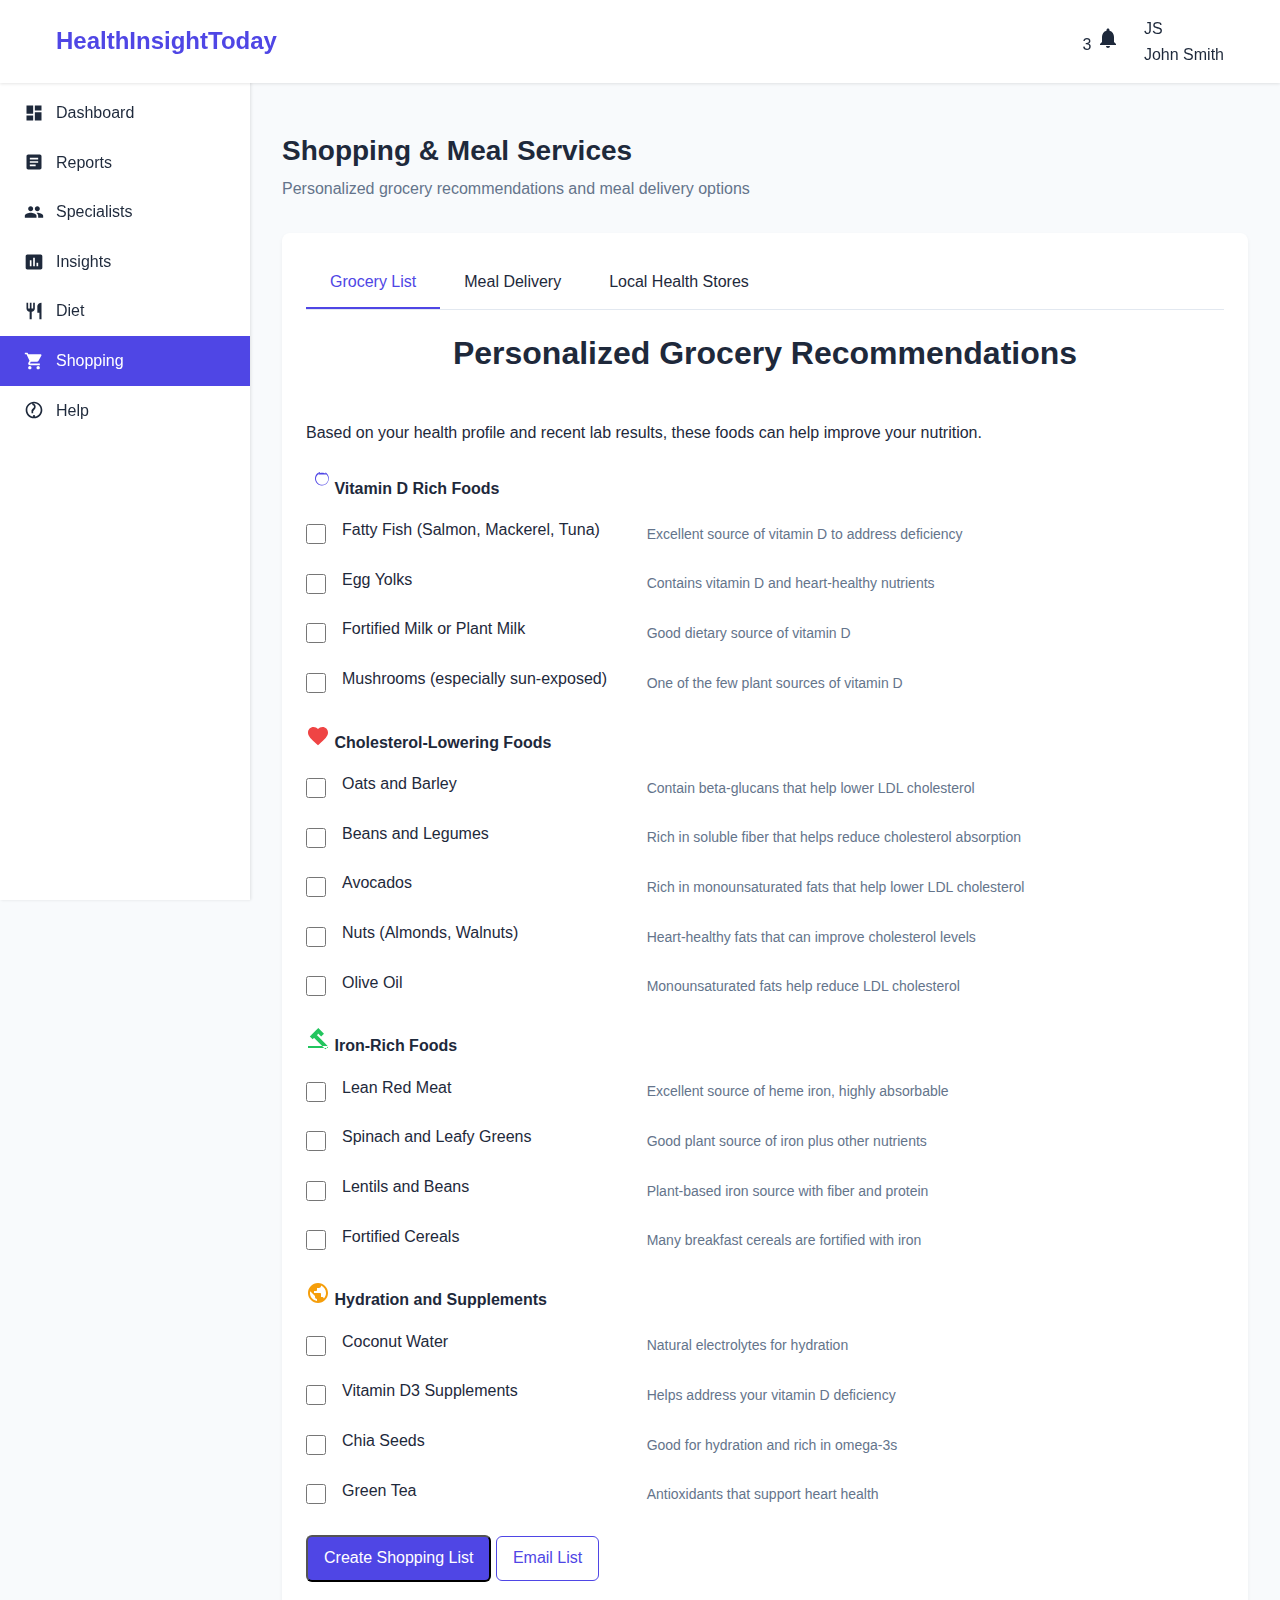
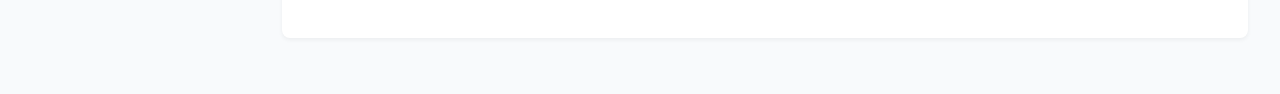
<file: pages/shopping.html>
<!DOCTYPE html>
<html lang="en">
<head>
    <meta charset="UTF-8">
    <meta name="viewport" content="width=device-width, initial-scale=1.0">
    <title>Shopping & Meal Services - HealthInsightToday</title>
    <!-- External CSS Files -->
    <link rel="stylesheet" href="../assets/css/normalize.css">
    <link rel="stylesheet" href="../assets/css/main.css">
    <link rel="stylesheet" href="../assets/css/utilities.css">
</head>
<body>
    <header>
        <div class="container header-container">
            <a href="../index.html" class="brand">HealthInsightToday</a>
            <div class="user-menu">
                <div class="notifications">
                    <span class="notifications-count">3</span>
                    <svg width="24" height="24" viewBox="0 0 24 24" fill="none" xmlns="http://www.w3.org/2000/svg">
                        <path d="M12 22C13.1 22 14 21.1 14 20H10C10 21.1 10.9 22 12 22ZM18 16V11C18 7.93 16.36 5.36 13.5 4.68V4C13.5 3.17 12.83 2.5 12 2.5C11.17 2.5 10.5 3.17 10.5 4V4.68C7.63 5.36 6 7.92 6 11V16L4 18V19H20V18L18 16Z" fill="currentColor"/>
                    </svg>
                </div>
                <div class="user-profile">
                    <div class="avatar">JS</div>
                    <span>John Smith</span>
                </div>
            </div>
        </div>
    </header>
    
    <aside class="sidebar">
        <ul class="sidebar-menu">
            <li>
                <a href="dashboard.html">
                    <svg width="20" height="20" viewBox="0 0 24 24" fill="none" xmlns="http://www.w3.org/2000/svg">
                        <path d="M3 13H11V3H3V13ZM3 21H11V15H3V21ZM13 21H21V11H13V21ZM13 3V9H21V3H13Z" fill="currentColor"/>
                    </svg>
                    <span>Dashboard</span>
                </a>
            </li>
            <li>
                <a href="reports.html">
                    <svg width="20" height="20" viewBox="0 0 24 24" fill="none" xmlns="http://www.w3.org/2000/svg">
                        <path d="M19 3H5C3.9 3 3 3.9 3 5V19C3 20.1 3.9 21 5 21H19C20.1 21 21 20.1 21 19V5C21 3.9 20.1 3 19 3ZM14 17H7V15H14V17ZM17 13H7V11H17V13ZM17 9H7V7H17V9Z" fill="currentColor"/>
                    </svg>
                    <span>Reports</span>
                </a>
            </li>
            <li>
                <a href="specialists.html">
                    <svg width="20" height="20" viewBox="0 0 24 24" fill="none" xmlns="http://www.w3.org/2000/svg">
                        <path d="M16 11C17.66 11 18.99 9.66 18.99 8C18.99 6.34 17.66 5 16 5C14.34 5 13 6.34 13 8C13 9.66 14.34 11 16 11ZM8 11C9.66 11 10.99 9.66 10.99 8C10.99 6.34 9.66 5 8 5C6.34 5 5 6.34 5 8C5 9.66 6.34 11 8 11ZM8 13C5.67 13 1 14.17 1 16.5V19H15V16.5C15 14.17 10.33 13 8 13ZM16 13C15.71 13 15.38 13.02 15.03 13.05C16.19 13.89 17 15.02 17 16.5V19H23V16.5C23 14.17 18.33 13 16 13Z" fill="currentColor"/>
                    </svg>
                    <span>Specialists</span>
                </a>
            </li>
            <li>
                <a href="insights.html">
                    <svg width="20" height="20" viewBox="0 0 24 24" fill="none" xmlns="http://www.w3.org/2000/svg">
                        <path d="M20 3H4C2.9 3 2 3.9 2 5V19C2 20.1 2.9 21 4 21H20C21.1 21 22 20.1 22 19V5C22 3.9 21.1 3 20 3ZM9 17H7V10H9V17ZM13 17H11V7H13V17ZM17 17H15V13H17V17Z" fill="currentColor"/>
                    </svg>
                    <span>Insights</span>
                </a>
            </li>
            <li>
                <a href="diet.html">
                    <svg width="20" height="20" viewBox="0 0 24 24" fill="none" xmlns="http://www.w3.org/2000/svg">
                        <path d="M11 9H9V2H7V9H5V2H3V9C3 11.12 4.66 12.84 6.75 12.97V22H9.25V12.97C11.34 12.84 13 11.12 13 9V2H11V9ZM16 6V14H18.5V22H21V2C18.24 2 16 4.24 16 6Z" fill="currentColor"/>
                    </svg>
                    <span>Diet</span>
                </a>
            </li>
            <li>
                <a href="shopping.html" class="active">
                    <svg width="20" height="20" viewBox="0 0 24 24" fill="none" xmlns="http://www.w3.org/2000/svg">
                        <path d="M7 18c-1.1 0-1.99.9-1.99 2S5.9 22 7 22s2-.9 2-2-.9-2-2-2zM1 2v2h2l3.6 7.59-1.35 2.45c-.16.28-.25.61-.25.96 0 1.1.9 2 2 2h12v-2H7.42c-.14 0-.25-.11-.25-.25l.03-.12.9-1.63h7.45c.75 0 1.41-.41 1.75-1.03l3.58-6.49c.08-.14.12-.31.12-.48 0-.55-.45-1-1-1H5.21l-.94-2H1zm16 16c-1.1 0-1.99.9-1.99 2s.89 2 1.99 2 2-.9 2-2-.9-2-2-2z" fill="currentColor"/>
                    </svg>
                    <span>Shopping</span>
                </a>
            </li>
            <li>
                <a href="help.html">
                    <svg width="20" height="20" viewBox="0 0 24 24" fill="none" xmlns="http://www.w3.org/2000/svg">
                        <path d="M12 2C6.48 2 2 6.48 2 12C2 17.52 6.48 22 12 22C17.52 22 22 17.52 22 12C22 6.48 17.52 2 12 2ZM12 20C7.59 20 4 16.41 4 12C4 7.59 7.59 4 12 4C16.41 4 20 7.59 20 12C20 16.41 16.41 20 12 20ZM12.89 11.1C13.58 10.28 14 9.19 14 8C14 5.79 12.21 4 10 4V6C11.1 6 12 6.9 12 8C12 8.55 11.78 9.05 11.43 9.43L9.57 11.29C9.22 11.64 9 12.14 9 12.69V16H11V13.41L12.89 11.1ZM11 18H13V20H11V18Z" fill="currentColor"/>
                    </svg>
                    <span>Help</span>
                </a>
            </li>
        </ul>
    </aside>
    
    <main class="main-content">
        <div class="dashboard-header">
            <h1 class="page-title">Shopping & Meal Services</h1>
            <p class="subtitle">Personalized grocery recommendations and meal delivery options</p>
        </div>
        
        <div class="card">
            <div class="tabs">
                <div class="tab active" data-tab="grocery">Grocery List</div>
                <div class="tab" data-tab="meal">Meal Delivery</div>
                <div class="tab" data-tab="stores">Local Health Stores</div>
            </div>
            
            <div class="tab-content" id="grocery-content">
                <h2 class="section-title">Personalized Grocery Recommendations</h2>
                <p class="section-subtitle">Based on your health profile and recent lab results, these foods can help improve your nutrition.</p>
                
                <div class="grocery-container">
                    <div class="grocery-category">
                        <svg width="24" height="24" viewBox="0 0 24 24" fill="none" xmlns="http://www.w3.org/2000/svg">
                            <path d="M20.42 4.58C19.76 3.91 18.94 3.41 18.05 3.11C17.15 2.81 16.19 2.72 15.26 2.86C14.32 3 13.44 3.35 12.65 3.91C11.87 4.46 11.22 5.19 10.75 6.05C10.28 6.9 10 7.85 10 8.82C10 9.79 10.28 10.74 10.75 11.6C11.22 12.45 11.87 13.18 12.65 13.74C13.44 14.3 14.32 14.65 15.26 14.79C16.19 14.93 17.15 14.84 18.05 14.54C18.94 14.24 19.76 13.74 20.42 13.07C21.09 12.41 21.59 11.58 21.89 10.69C22.19 9.8 22.28 8.84 22.14 7.9C22 6.97 21.65 6.08 21.09 5.3C20.53 4.52 19.8 3.87 18.95 3.4L19.61 2.41C20.13 2.76 20.62 3.17 21.04 3.66C21.77 4.49 22.3 5.47 22.58 6.53C22.87 7.59 22.91 8.7 22.69 9.78C22.48 10.85 22.02 11.86 21.36 12.72C20.7 13.59 19.85 14.29 18.88 14.77C17.9 15.24 16.83 15.48 15.76 15.46C14.68 15.44 13.62 15.16 12.67 14.65C11.71 14.14 10.89 13.41 10.26 12.52C9.64 11.63 9.23 10.6 9.08 9.52C8.92 8.44 9.02 7.34 9.36 6.31C9.71 5.29 10.29 4.36 11.06 3.61C11.84 2.85 12.77 2.29 13.8 1.96L14.12 3.03C13.26 3.31 12.48 3.78 11.84 4.41Z" fill="#4f46e5"/>
                        </svg>
                        <span>Vitamin D Rich Foods</span>
                    </div>
                    <ul class="grocery-list">
                        <li class="grocery-item">
                            <input type="checkbox" class="grocery-checkbox" id="food1">
                            <label class="grocery-name" for="food1">Fatty Fish (Salmon, Mackerel, Tuna)</label>
                            <div class="grocery-benefit">Excellent source of vitamin D to address deficiency</div>
                        </li>
                        <li class="grocery-item">
                            <input type="checkbox" class="grocery-checkbox" id="food2">
                            <label class="grocery-name" for="food2">Egg Yolks</label>
                            <div class="grocery-benefit">Contains vitamin D and heart-healthy nutrients</div>
                        </li>
                        <li class="grocery-item">
                            <input type="checkbox" class="grocery-checkbox" id="food3">
                            <label class="grocery-name" for="food3">Fortified Milk or Plant Milk</label>
                            <div class="grocery-benefit">Good dietary source of vitamin D</div>
                        </li>
                        <li class="grocery-item">
                            <input type="checkbox" class="grocery-checkbox" id="food4">
                            <label class="grocery-name" for="food4">Mushrooms (especially sun-exposed)</label>
                            <div class="grocery-benefit">One of the few plant sources of vitamin D</div>
                        </li>
                    </ul>
                    
                    <div class="grocery-category">
                        <svg width="24" height="24" viewBox="0 0 24 24" fill="none" xmlns="http://www.w3.org/2000/svg">
                            <path d="M12 21.35l-1.45-1.32C5.4 15.36 2 12.28 2 8.5 2 5.42 4.42 3 7.5 3c1.74 0 3.41.81 4.5 2.09C13.09 3.81 14.76 3 16.5 3 19.58 3 22 5.42 22 8.5c0 3.78-3.4 6.86-8.55 11.54L12 21.35z" fill="#ef4444"/>
                        </svg>
                        <span>Cholesterol-Lowering Foods</span>
                    </div>
                    <ul class="grocery-list">
                        <li class="grocery-item">
                            <input type="checkbox" class="grocery-checkbox" id="food5">
                            <label class="grocery-name" for="food5">Oats and Barley</label>
                            <div class="grocery-benefit">Contain beta-glucans that help lower LDL cholesterol</div>
                        </li>
                        <li class="grocery-item">
                            <input type="checkbox" class="grocery-checkbox" id="food6">
                            <label class="grocery-name" for="food6">Beans and Legumes</label>
                            <div class="grocery-benefit">Rich in soluble fiber that helps reduce cholesterol absorption</div>
                        </li>
                        <li class="grocery-item">
                            <input type="checkbox" class="grocery-checkbox" id="food7">
                            <label class="grocery-name" for="food7">Avocados</label>
                            <div class="grocery-benefit">Rich in monounsaturated fats that help lower LDL cholesterol</div>
                        </li>
                        <li class="grocery-item">
                            <input type="checkbox" class="grocery-checkbox" id="food8">
                            <label class="grocery-name" for="food8">Nuts (Almonds, Walnuts)</label>
                            <div class="grocery-benefit">Heart-healthy fats that can improve cholesterol levels</div>
                        </li>
                        <li class="grocery-item">
                            <input type="checkbox" class="grocery-checkbox" id="food9">
                            <label class="grocery-name" for="food9">Olive Oil</label>
                            <div class="grocery-benefit">Monounsaturated fats help reduce LDL cholesterol</div>
                        </li>
                    </ul>
                    
                    <div class="grocery-category">
                        <svg width="24" height="24" viewBox="0 0 24 24" fill="none" xmlns="http://www.w3.org/2000/svg">
                            <path d="M22 21v-2H2v2h20zM5.24 8.07l2.83-2.83 14.14 14.14-2.83 2.83L5.24 8.07zM12.32 1l5.66 5.66-2.83 2.83-5.66-5.66L12.32 1zM3.83 9.48l5.66-5.66 2.83 2.83-5.66 5.66L3.83 9.48z" fill="#22c55e"/>
                        </svg>
                        <span>Iron-Rich Foods</span>
                    </div>
                    <ul class="grocery-list">
                        <li class="grocery-item">
                            <input type="checkbox" class="grocery-checkbox" id="food10">
                            <label class="grocery-name" for="food10">Lean Red Meat</label>
                            <div class="grocery-benefit">Excellent source of heme iron, highly absorbable</div>
                        </li>
                        <li class="grocery-item">
                            <input type="checkbox" class="grocery-checkbox" id="food11">
                            <label class="grocery-name" for="food11">Spinach and Leafy Greens</label>
                            <div class="grocery-benefit">Good plant source of iron plus other nutrients</div>
                        </li>
                        <li class="grocery-item">
                            <input type="checkbox" class="grocery-checkbox" id="food12">
                            <label class="grocery-name" for="food12">Lentils and Beans</label>
                            <div class="grocery-benefit">Plant-based iron source with fiber and protein</div>
                        </li>
                        <li class="grocery-item">
                            <input type="checkbox" class="grocery-checkbox" id="food13">
                            <label class="grocery-name" for="food13">Fortified Cereals</label>
                            <div class="grocery-benefit">Many breakfast cereals are fortified with iron</div>
                        </li>
                    </ul>
                    
                    <div class="grocery-category">
                        <svg width="24" height="24" viewBox="0 0 24 24" fill="none" xmlns="http://www.w3.org/2000/svg">
                            <path d="M12 2C6.48 2 2 6.48 2 12s4.48 10 10 10 10-4.48 10-10S17.52 2 12 2zm-1 17.93c-3.95-.49-7-3.85-7-7.93 0-.62.08-1.21.21-1.79L9 15v1c0 1.1.9 2 2 2v1.93zm6.9-2.54c-.26-.81-1-1.39-1.9-1.39h-1v-3c0-.55-.45-1-1-1H8v-2h2c.55 0 1-.45 1-1V7h2c1.1 0 2-.9 2-2v-.41c2.93 1.19 5 4.06 5 7.41 0 2.08-.8 3.97-2.1 5.39z" fill="#f59e0b"/>
                        </svg>
                        <span>Hydration and Supplements</span>
                    </div>
                    <ul class="grocery-list">
                        <li class="grocery-item">
                            <input type="checkbox" class="grocery-checkbox" id="food14">
                            <label class="grocery-name" for="food14">Coconut Water</label>
                            <div class="grocery-benefit">Natural electrolytes for hydration</div>
                        </li>
                        <li class="grocery-item">
                            <input type="checkbox" class="grocery-checkbox" id="food15">
                            <label class="grocery-name" for="food15">Vitamin D3 Supplements</label>
                            <div class="grocery-benefit">Helps address your vitamin D deficiency</div>
                        </li>
                        <li class="grocery-item">
                            <input type="checkbox" class="grocery-checkbox" id="food16">
                            <label class="grocery-name" for="food16">Chia Seeds</label>
                            <div class="grocery-benefit">Good for hydration and rich in omega-3s</div>
                        </li>
                        <li class="grocery-item">
                            <input type="checkbox" class="grocery-checkbox" id="food17">
                            <label class="grocery-name" for="food17">Green Tea</label>
                            <div class="grocery-benefit">Antioxidants that support heart health</div>
                        </li>
                    </ul>
                    
                    <div class="mt-4">
                        <button class="btn btn-primary">Create Shopping List</button>
                        <button class="btn btn-outline ml-2">Email List</button>
                    </div>
                </div>
            </div>
            
            <div class="tab-content" id="meal-content" style="display: none;">
                <h2 class="section-title">Meal Delivery Services</h2>
                <p class="section-subtitle">These services offer meal options that align with your nutritional needs.</p>
                
                <div class="meal-service-grid">
                    <div class="meal-service-card">
                        <div class="meal-service-image">
                            <svg width="80" height="80" viewBox="0 0 24 24" fill="none" xmlns="http://www.w3.org/2000/svg">
                                <path d="M11 9H9V2H7V9H5V2H3V9C3 11.12 4.66 12.84 6.75 12.97V22H9.25V12.97C11.34 12.84 13 11.12 13 9V2H11V9ZM16 6V14H18.5V22H21V2C18.24 2 16 4.24 16 6Z" fill="#4f46e5"/>
                            </svg>
                        </div>
                        <div class="meal-service-content">
                            <h3 class="meal-service-name">NutriChef Delivery</h3>
                            <p class="meal-service-description">Customized meal plans with a focus on heart-healthy, vitamin-rich options. All meals are prepared by certified nutritionists.</p>
                            <ul class="meal-service-features">
                                <li class="meal-service-feature">
                                    <div class="feature-icon">✓</div>
                                    <span>Heart-healthy meal options</span>
                                </li>
                                <li class="meal-service-feature">
                                    <div class="feature-icon">✓</div>
                                    <span>Vitamin D-rich ingredients</span>
                                </li>
                                <li class="meal-service-feature">
                                    <div class="feature-icon">✓</div>
                                    <span>Low cholesterol recipes</span>
                                </li>
                                <li class="meal-service-feature">
                                    <div class="feature-icon">✓</div>
                                    <span>Free delivery, flexible schedule</span>
                                </li>
                            </ul>
                            <div class="meal-service-price">
                                $11.99 <span>per meal</span>
                            </div>
                            <div class="meal-service-actions">
                                <button class="btn btn-primary">View Meal Plans</button>
                                <button class="btn btn-outline">Learn More</button>
                            </div>
                        </div>
                    </div>
                    
                    <div class="meal-service-card">
                        <div class="meal-service-image">
                            <svg width="80" height="80" viewBox="0 0 24 24" fill="none" xmlns="http://www.w3.org/2000/svg">
                                <path d="M12.71 2.29a1 1 0 0 0-1.42 0l-9 9a1 1 0 0 0 0 1.42A1 1 0 0 0 3 13h1v7a2 2 0 0 0 2 2h12a2 2 0 0 0 2-2v-7h1a1 1 0 0 0 1-1 1 1 0 0 0-.29-.71l-9-9zM8 20V10.41l4-4 4 4V20H8z" fill="#4f46e5"/>
                            </svg>
                        </div>
                        <div class="meal-service-content">
                            <h3 class="meal-service-name">HomeHealth Kitchen</h3>
                            <p class="meal-service-description">Balanced meals using organic ingredients with options specifically designed for cholesterol management and vitamin optimization.</p>
                            <ul class="meal-service-features">
                                <li class="meal-service-feature">
                                    <div class="feature-icon">✓</div>
                                    <span>100% organic ingredients</span>
                                </li>
                                <li class="meal-service-feature">
                                    <div class="feature-icon">✓</div>
                                    <span>Personalized nutrition plans</span>
                                </li>
                                <li class="meal-service-feature">
                                    <div class="feature-icon">✓</div>
                                    <span>Weekly meal rotation</span>
                                </li>
                                <li class="meal-service-feature">
                                    <div class="feature-icon">✓</div>
                                    <span>Consultation with dietitians</span>
                                </li>
                            </ul>
                            <div class="meal-service-price">
                                $13.50 <span>per meal</span>
                            </div>
                            <div class="meal-service-actions">
                                <button class="btn btn-primary">View Meal Plans</button>
                                <button class="btn btn-outline">Learn More</button>
                            </div>
                        </div>
                    </div>
                    
                    <div class="meal-service-card">
                        <div class="meal-service-image">
                            <svg width="80" height="80" viewBox="0 0 24 24" fill="none" xmlns="http://www.w3.org/2000/svg">
                                <path d="M18 4h2v16h-2V4zM3 16h2v4H3v-4zm4-8h2v12H7V8zm4 4h2v8h-2v-8zm4-8h2v16h-2V4z" fill="#4f46e5"/>
                            </svg>
                        </div>
                        <div class="meal-service-content">
                            <h3 class="meal-service-name">VitaBalance Meals</h3>
                            <p class="meal-service-description">Science-backed meal plans optimized for specific health conditions, including vitamin deficiencies and cardiovascular health.</p>
                            <ul class="meal-service-features">
                                <li class="meal-service-feature">
                                    <div class="feature-icon">✓</div>
                                    <span>Designed by medical professionals</span>
                                </li>
                                <li class="meal-service-feature">
                                    <div class="feature-icon">✓</div>
                                    <span>Condition-specific meal plans</span>
                                </li>
                                <li class="meal-service-feature">
                                    <div class="feature-icon">✓</div>
                                    <span>Detailed nutrition tracking</span>
                                </li>
                                <li class="meal-service-feature">
                                    <div class="feature-icon">✓</div>
                                    <span>Mobile app for health tracking</span>
                                </li>
                            </ul>
                            <div class="meal-service-price">
                                $14.99 <span>per meal</span>
                            </div>
                            <div class="meal-service-actions">
                                <button class="btn btn-primary">View Meal Plans</button>
                                <button class="btn btn-outline">Learn More</button>
                            </div>
                        </div>
                    </div>
                    
                    <div class="meal-service-card">
                        <div class="meal-service-image">
                            <svg width="80" height="80" viewBox="0 0 24 24" fill="none" xmlns="http://www.w3.org/2000/svg">
                                <path d="M20 4H4v2h16V4zm1 10v-2l-1-5H4l-1 5v2h1v6h10v-6h4v6h2v-6h1zm-9 4H6v-4h6v4z" fill="#4f46e5"/>
                            </svg>
                        </div>
                        <div class="meal-service-content">
                            <h3 class="meal-service-name">FoodPharmacy</h3>
                            <p class="meal-service-description">Therapeutic food approach with meals designed to target specific nutritional needs and health concerns.</p>
                            <ul class="meal-service-features">
                                <li class="meal-service-feature">
                                    <div class="feature-icon">✓</div>
                                    <span>Therapeutic food protocols</span>
                                </li>
                                <li class="meal-service-feature">
                                    <div class="feature-icon">✓</div>
                                    <span>Anti-inflammatory ingredients</span>
                                </li>
                                <li class="meal-service-feature">
                                    <div class="feature-icon">✓</div>
                                    <span>Research-backed formulations</span>
                                </li>
                                <li class="meal-service-feature">
                                    <div class="feature-icon">✓</div>
                                    <span>Doctor-recommended service</span>
                                </li>
                            </ul>
                            <div class="meal-service-price">
                                $15.50 <span>per meal</span>
                            </div>
                            <div class="meal-service-actions">
                                <button class="btn btn-primary">View Meal Plans</button>
                                <button class="btn btn-outline">Learn More</button>
                            </div>
                        </div>
                    </div>
                </div>
                
                <div class="comparison-chart">
                    <h3 class="mt-4 mb-2">Service Comparison</h3>
                    <p class="text-light mb-4">Based on your health profile, NutriChef and VitaBalance would be most aligned with your nutritional needs.</p>
                    <button class="btn btn-primary">See Detailed Comparison</button>
                </div>
            </div>
            
            <div class="tab-content" id="stores-content" style="display: none;">
                <h2 class="section-title">Local Health Food Stores</h2>
                <p class="section-subtitle">Find specialty health stores near you that carry recommended products:</p>
                
                <div class="location-filter">
                    <input type="text" class="location-input" placeholder="Enter your zip code or city" value="San Francisco, CA">
                    <button class="btn btn-primary">Update Location</button>
                </div>
                
                <div class="local-stores">
                    <div class="local-store">
                        <div class="store-logo">🌿</div>
                        <div class="store-content">
                            <h3 class="store-name">Whole Foods Market</h3>
                            <p class="store-address">399 4th Street, San Francisco, CA 94107</p>
                            <div class="store-features">
                                <span class="store-feature">Organic Produce</span>
                                <span class="store-feature">Vitamin Shop</span>
                                <span class="store-feature">Health Supplements</span>
                                <span class="store-feature">Special Diet Foods</span>
                            </div>
                            <p class="store-hours">Open: 8:00 AM - 10:00 PM</p>
                        </div>
                        <div class="store-actions">
                            <a href="#" class="btn btn-outline">Directions</a>
                            <a href="#" class="btn btn-primary">Shop Online</a>
                        </div>
                    </div>
                    
                    <div class="local-store">
                        <div class="store-logo">🥑</div>
                        <div class="store-content">
                            <h3 class="store-name">Rainbow Grocery Cooperative</h3>
                            <p class="store-address">1745 Folsom Street, San Francisco, CA 94103</p>
                            <div class="store-features">
                                <span class="store-feature">Local Produce</span>
                                <span class="store-feature">Bulk Foods</span>
                                <span class="store-feature">Vegetarian</span>
                                <span class="store-feature">Wellness Department</span>
                            </div>
                            <p class="store-hours">Open: 9:00 AM - 9:00 PM</p>
                        </div>
                        <div class="store-actions">
                            <a href="#" class="btn btn-outline">Directions</a>
                            <a href="#" class="btn btn-primary">Shop Online</a>
                        </div>
                    </div>
                    
                    <div class="local-store">
                        <div class="store-logo">💊</div>
                        <div class="store-content">
                            <h3 class="store-name">The Vitamin Shoppe</h3>
                            <p class="store-address">2101 Van Ness Ave, San Francisco, CA 94109</p>
                            <div class="store-features">
                                <span class="store-feature">Supplements</span>
                                <span class="store-feature">Vitamin D Specialists</span>
                                <span class="store-feature">Sports Nutrition</span>
                                <span class="store-feature">Health Consultations</span>
                            </div>
                            <p class="store-hours">Open: 10:00 AM - 8:00 PM</p>
                        </div>
                        <div class="store-actions">
                            <a href="#" class="btn btn-outline">Directions</a>
                            <a href="#" class="btn btn-primary">Shop Online</a>
                        </div>
                    </div>
                </div>
            </div>
        </div>
    </main>
    
    <script>
        // Tab switching functionality - fixed version
        const tabs = document.querySelectorAll('.tab');
        
        tabs.forEach(tab => {
            tab.addEventListener('click', () => {
                // Update active tab
                tabs.forEach(t => t.classList.remove('active'));
                tab.classList.add('active');
                
                // Show correct content based on data-tab attribute
                const tabId = tab.getAttribute('data-tab');
                document.querySelectorAll('.tab-content').forEach(content => {
                    content.style.display = 'none';
                });
                document.getElementById(tabId + '-content').style.display = 'block';
            });
        });
        
        // Checkbox functionality for grocery items
        const checkboxes = document.querySelectorAll('.grocery-checkbox');
        checkboxes.forEach(checkbox => {
            checkbox.addEventListener('change', (e) => {
                const item = e.target.closest('.grocery-item');
                if (e.target.checked) {
                    item.style.opacity = '0.5';
                    item.style.textDecoration = 'line-through';
                } else {
                    item.style.opacity = '1';
                    item.style.textDecoration = 'none';
                }
            });
        });
    </script>
</body>
</html>
</file>
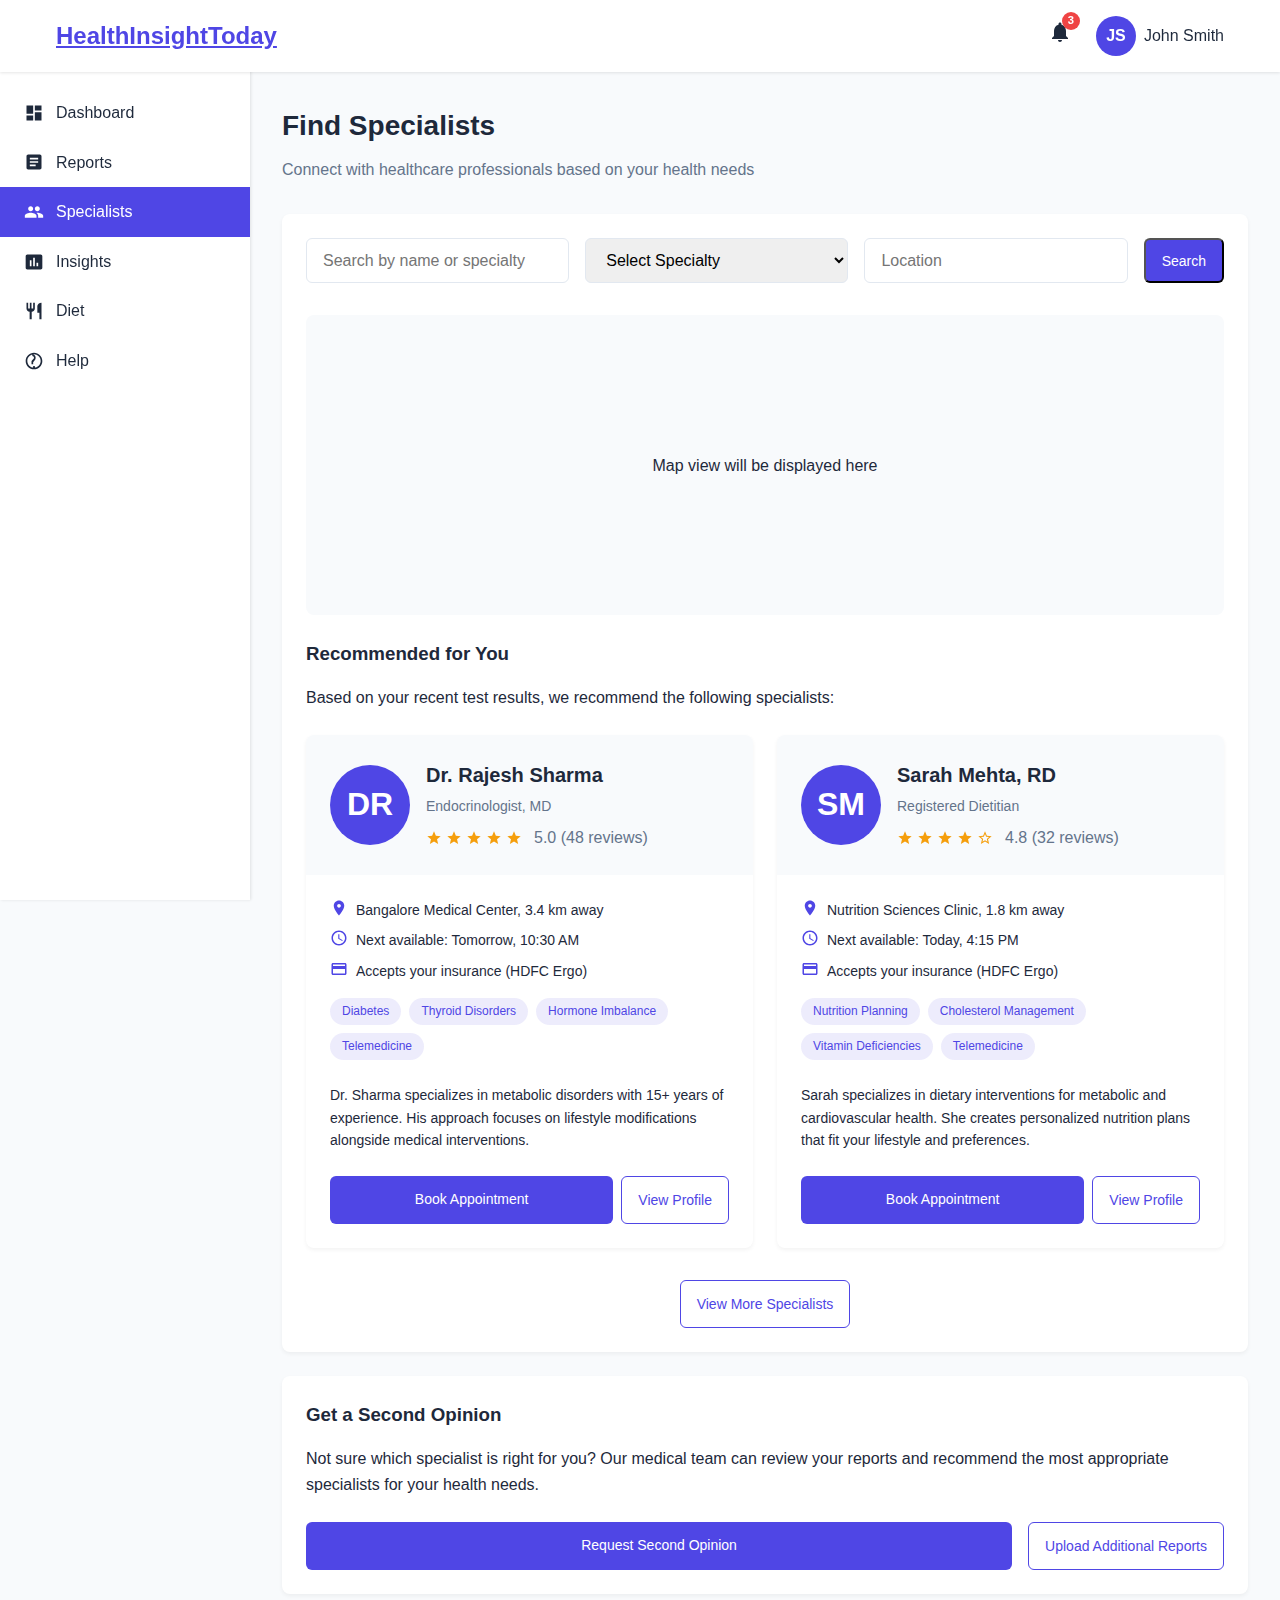
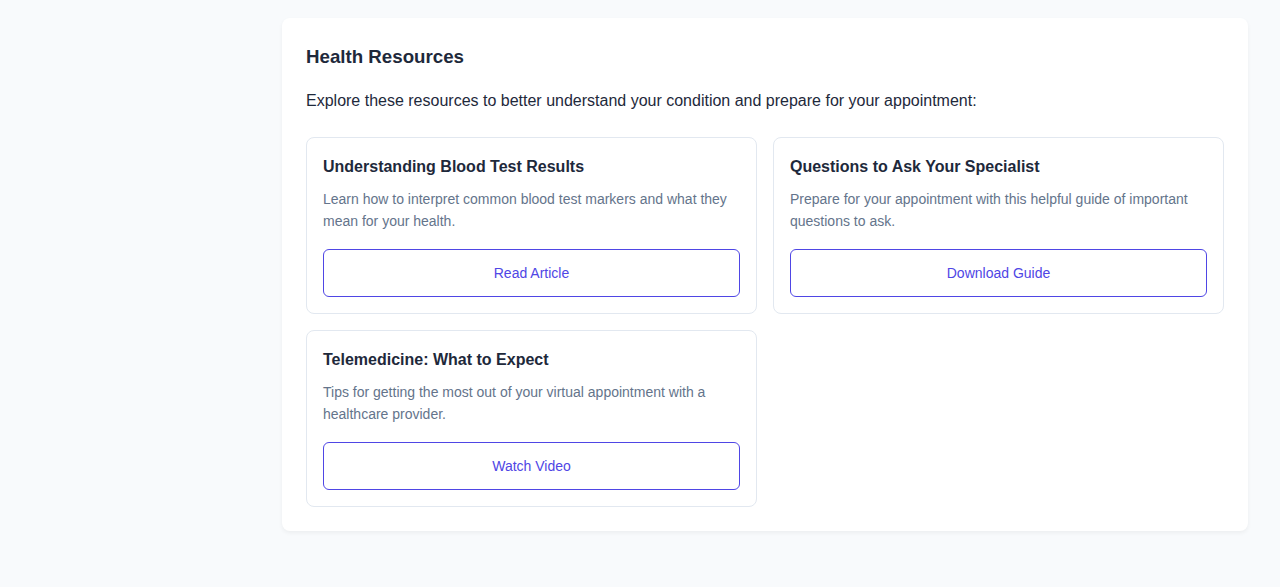
<file: pages/specialists.html>
<!DOCTYPE html>
<html lang="en">
<head>
    <meta charset="UTF-8">
    <meta name="viewport" content="width=device-width, initial-scale=1.0">
    <title>Find Specialists - HealthInsightToday</title>
    <style>
        :root {
            --primary: #4f46e5;
            --primary-dark: #3c35b1;
            --secondary: #38bdf8;
            --text: #1e293b;
            --text-light: #64748b;
            --background: #ffffff;
            --light-bg: #f8fafc;
            --success: #22c55e;
            --warning: #f59e0b;
            --error: #ef4444;
            --border: #e2e8f0;
        }
        
        * {
            margin: 0;
            padding: 0;
            box-sizing: border-box;
            font-family: 'Inter', -apple-system, BlinkMacSystemFont, 'Segoe UI', Roboto, Oxygen, Ubuntu, Cantarell, 'Open Sans', 'Helvetica Neue', sans-serif;
        }
        
        body {
            color: var(--text);
            background-color: var(--light-bg);
            line-height: 1.6;
        }
        
        .container {
            width: 100%;
            max-width: 1200px;
            margin: 0 auto;
            padding: 0 1rem;
        }
        
        header {
            background-color: #ffffff;
            padding: 1rem 0;
            box-shadow: 0 1px 3px rgba(0, 0, 0, 0.1);
            position: sticky;
            top: 0;
            z-index: 100;
        }
        
        .header-container {
            display: flex;
            justify-content: space-between;
            align-items: center;
        }
        
        .brand {
            font-size: 1.5rem;
            font-weight: 700;
            color: var(--primary);
        }
        
        .user-menu {
            display: flex;
            align-items: center;
            gap: 1.5rem;
        }
        
        .notifications {
            position: relative;
        }
        
        .notifications-count {
            position: absolute;
            top: -8px;
            right: -8px;
            background-color: var(--error);
            color: white;
            width: 18px;
            height: 18px;
            border-radius: 50%;
            display: flex;
            align-items: center;
            justify-content: center;
            font-size: 0.7rem;
            font-weight: 700;
        }
        
        .user-profile {
            display: flex;
            align-items: center;
            gap: 0.5rem;
            cursor: pointer;
        }
        
        .avatar {
            width: 40px;
            height: 40px;
            border-radius: 50%;
            background-color: var(--primary);
            color: white;
            display: flex;
            align-items: center;
            justify-content: center;
            font-weight: 700;
        }
        
        .sidebar {
            width: 250px;
            background-color: #ffffff;
            height: calc(100vh - 64px);
            position: fixed;
            top: 64px;
            left: 0;
            box-shadow: 1px 0 3px rgba(0, 0, 0, 0.1);
            padding: 1.5rem 0;
        }
        
        .sidebar-menu {
            list-style: none;
        }
        
        .sidebar-menu a {
            display: flex;
            align-items: center;
            gap: 0.75rem;
            padding: 0.75rem 1.5rem;
            color: var(--text);
            text-decoration: none;
            transition: all 0.2s;
        }
        
        .sidebar-menu a:hover {
            background-color: var(--light-bg);
        }
        
        .sidebar-menu a.active {
            background-color: var(--primary);
            color: white;
        }
        
        .main-content {
            margin-left: 250px;
            padding: 2rem;
        }
        
        .dashboard-header {
            margin-bottom: 2rem;
        }
        
        .page-title {
            font-size: 1.75rem;
            margin-bottom: 0.5rem;
        }
        
        .subtitle {
            color: var(--text-light);
        }
        
        .card {
            background-color: #ffffff;
            border-radius: 0.5rem;
            box-shadow: 0 2px 4px rgba(0, 0, 0, 0.05);
            padding: 1.5rem;
            margin-bottom: 1.5rem;
        }
        
        .search-filters {
            display: grid;
            grid-template-columns: 1fr 1fr 1fr auto;
            gap: 1rem;
            margin-bottom: 2rem;
        }
        
        .filter-input {
            padding: 0.75rem 1rem;
            border: 1px solid var(--border);
            border-radius: 0.375rem;
            font-size: 1rem;
        }
        
        .specialists-grid {
            display: grid;
            grid-template-columns: repeat(auto-fill, minmax(350px, 1fr));
            gap: 1.5rem;
            margin-bottom: 2rem;
        }
        
        .specialist-card {
            background-color: #ffffff;
            border-radius: 0.5rem;
            box-shadow: 0 2px 4px rgba(0, 0, 0, 0.05);
            overflow: hidden;
            transition: all 0.2s;
        }
        
        .specialist-card:hover {
            transform: translateY(-5px);
            box-shadow: 0 12px 20px rgba(0, 0, 0, 0.1);
        }
        
        .specialist-header {
            background-color: var(--light-bg);
            padding: 1.5rem;
            display: flex;
            align-items: center;
            gap: 1rem;
        }
        
        .specialist-avatar {
            width: 80px;
            height: 80px;
            border-radius: 50%;
            background-color: var(--primary);
            color: white;
            display: flex;
            align-items: center;
            justify-content: center;
            font-size: 2rem;
            font-weight: 700;
            flex-shrink: 0;
        }
        
        .specialist-name {
            font-size: 1.25rem;
            font-weight: 600;
            margin-bottom: 0.25rem;
        }
        
        .specialist-title {
            color: var(--text-light);
            margin-bottom: 0.5rem;
            font-size: 0.875rem;
        }
        
        .specialist-rating {
            display: flex;
            align-items: center;
            gap: 0.25rem;
            color: var(--warning);
        }
        
        .specialist-body {
            padding: 1.5rem;
        }
        
        .specialist-info {
            margin-bottom: 1rem;
        }
        
        .info-item {
            display: flex;
            align-items: flex-start;
            gap: 0.5rem;
            margin-bottom: 0.5rem;
            font-size: 0.875rem;
        }
        
        .info-icon {
            width: 18px;
            height: 18px;
            color: var(--primary);
            flex-shrink: 0;
        }
        
        .specialist-tags {
            display: flex;
            flex-wrap: wrap;
            gap: 0.5rem;
            margin-bottom: 1.5rem;
        }
        
        .tag {
            display: inline-block;
            padding: 0.25rem 0.75rem;
            background-color: rgba(79, 70, 229, 0.1);
            color: var(--primary);
            border-radius: 9999px;
            font-size: 0.75rem;
            font-weight: 500;
        }
        
        .specialist-footer {
            display: flex;
            gap: 0.5rem;
        }
        
        .btn {
            display: inline-block;
            padding: 0.75rem 1rem;
            border-radius: 0.375rem;
            font-weight: 500;
            text-align: center;
            transition: all 0.2s;
            cursor: pointer;
            font-size: 0.875rem;
            text-decoration: none;
        }
        
        .btn-primary {
            background-color: var(--primary);
            color: white;
            flex: 1;
        }
        
        .btn-primary:hover {
            background-color: var(--primary-dark);
        }
        
        .btn-outline {
            background-color: transparent;
            border: 1px solid var(--primary);
            color: var(--primary);
        }
        
        .btn-outline:hover {
            background-color: var(--primary);
            color: white;
        }
        
        .map-container {
            height: 300px;
            background-color: var(--light-bg);
            border-radius: 0.5rem;
            display: flex;
            align-items: center;
            justify-content: center;
            margin-bottom: 1.5rem;
        }
        
        @media (max-width: 1024px) {
            .specialists-grid {
                grid-template-columns: repeat(auto-fill, minmax(300px, 1fr));
            }
            
            .search-filters {
                grid-template-columns: 1fr 1fr;
            }
        }
        
        @media (max-width: 768px) {
            .sidebar {
                width: 80px;
            }
            
            .sidebar-menu a span {
                display: none;
            }
            
            .main-content {
                margin-left: 80px;
            }
            
            .specialists-grid {
                grid-template-columns: 1fr;
            }
            
            .search-filters {
                grid-template-columns: 1fr;
            }
        }
    </style>
</head>
<body>
    <header>
        <div class="container header-container">
            <a href="../index.html" class="brand">HealthInsightToday</a>
            <div class="user-menu">
                <div class="notifications">
                    <span class="notifications-count">3</span>
                    <svg width="24" height="24" viewBox="0 0 24 24" fill="none" xmlns="http://www.w3.org/2000/svg">
                        <path d="M12 22C13.1 22 14 21.1 14 20H10C10 21.1 10.9 22 12 22ZM18 16V11C18 7.93 16.36 5.36 13.5 4.68V4C13.5 3.17 12.83 2.5 12 2.5C11.17 2.5 10.5 3.17 10.5 4V4.68C7.63 5.36 6 7.92 6 11V16L4 18V19H20V18L18 16Z" fill="currentColor"/>
                    </svg>
                </div>
                <div class="user-profile">
                    <div class="avatar">JS</div>
                    <span>John Smith</span>
                </div>
            </div>
        </div>
    </header>
    
    <aside class="sidebar">
        <ul class="sidebar-menu">
            <li>
                <a href="dashboard.html">
                    <svg width="20" height="20" viewBox="0 0 24 24" fill="none" xmlns="http://www.w3.org/2000/svg">
                        <path d="M3 13H11V3H3V13ZM3 21H11V15H3V21ZM13 21H21V11H13V21ZM13 3V9H21V3H13Z" fill="currentColor"/>
                    </svg>
                    <span>Dashboard</span>
                </a>
            </li>
            <li>
                <a href="reports.html">
                    <svg width="20" height="20" viewBox="0 0 24 24" fill="none" xmlns="http://www.w3.org/2000/svg">
                        <path d="M19 3H5C3.9 3 3 3.9 3 5V19C3 20.1 3.9 21 5 21H19C20.1 21 21 20.1 21 19V5C21 3.9 20.1 3 19 3ZM14 17H7V15H14V17ZM17 13H7V11H17V13ZM17 9H7V7H17V9Z" fill="currentColor"/>
                    </svg>
                    <span>Reports</span>
                </a>
            </li>
            <li>
                <a href="specialists.html" class="active">
                    <svg width="20" height="20" viewBox="0 0 24 24" fill="none" xmlns="http://www.w3.org/2000/svg">
                        <path d="M16 11C17.66 11 18.99 9.66 18.99 8C18.99 6.34 17.66 5 16 5C14.34 5 13 6.34 13 8C13 9.66 14.34 11 16 11ZM8 11C9.66 11 10.99 9.66 10.99 8C10.99 6.34 9.66 5 8 5C6.34 5 5 6.34 5 8C5 9.66 6.34 11 8 11ZM8 13C5.67 13 1 14.17 1 16.5V19H15V16.5C15 14.17 10.33 13 8 13ZM16 13C15.71 13 15.38 13.02 15.03 13.05C16.19 13.89 17 15.02 17 16.5V19H23V16.5C23 14.17 18.33 13 16 13Z" fill="currentColor"/>
                    </svg>
                    <span>Specialists</span>
                </a>
            </li>
            <li>
                <a href="insights.html">
                    <svg width="20" height="20" viewBox="0 0 24 24" fill="none" xmlns="http://www.w3.org/2000/svg">
                        <path d="M20 3H4C2.9 3 2 3.9 2 5V19C2 20.1 2.9 21 4 21H20C21.1 21 22 20.1 22 19V5C22 3.9 21.1 3 20 3ZM9 17H7V10H9V17ZM13 17H11V7H13V17ZM17 17H15V13H17V17Z" fill="currentColor"/>
                    </svg>
                    <span>Insights</span>
                </a>
            </li>
            <li>
                <a href="diet.html">
                    <svg width="20" height="20" viewBox="0 0 24 24" fill="none" xmlns="http://www.w3.org/2000/svg">
                        <path d="M11 9H9V2H7V9H5V2H3V9C3 11.12 4.66 12.84 6.75 12.97V22H9.25V12.97C11.34 12.84 13 11.12 13 9V2H11V9ZM16 6V14H18.5V22H21V2C18.24 2 16 4.24 16 6Z" fill="currentColor"/>
                    </svg>
                    <span>Diet</span>
                </a>
            </li>
            <li>
                <a href="help.html">
                    <svg width="20" height="20" viewBox="0 0 24 24" fill="none" xmlns="http://www.w3.org/2000/svg">
                        <path d="M12 2C6.48 2 2 6.48 2 12C2 17.52 6.48 22 12 22C17.52 22 22 17.52 22 12C22 6.48 17.52 2 12 2ZM12 20C7.59 20 4 16.41 4 12C4 7.59 7.59 4 12 4C16.41 4 20 7.59 20 12C20 16.41 16.41 20 12 20ZM12.89 11.1C13.58 10.28 14 9.19 14 8C14 5.79 12.21 4 10 4V6C11.1 6 12 6.9 12 8C12 8.55 11.78 9.05 11.43 9.43L9.57 11.29C9.22 11.64 9 12.14 9 12.69V16H11V13.41L12.89 11.1ZM11 18H13V20H11V18Z" fill="currentColor"/>
                    </svg>
                    <span>Help</span>
                </a>
            </li>
        </ul>
    </aside>
    
    <main class="main-content">
        <div class="dashboard-header">
            <h1 class="page-title">Find Specialists</h1>
            <p class="subtitle">Connect with healthcare professionals based on your health needs</p>
        </div>
        
        <div class="card">
            <div class="search-filters">
                <input type="text" class="filter-input" placeholder="Search by name or specialty">
                <select class="filter-input">
                    <option value="">Select Specialty</option>
                    <option value="endocrinologist">Endocrinologist</option>
                    <option value="cardiologist">Cardiologist</option>
                    <option value="dietitian">Dietitian</option>
                    <option value="hematologist">Hematologist</option>
                    <option value="internist">Internist</option>
                </select>
                <input type="text" class="filter-input" placeholder="Location">
                <button class="btn btn-primary">Search</button>
            </div>
            
            <div class="map-container">
                <p>Map view will be displayed here</p>
            </div>
            
            <h3 style="margin-bottom: 1rem;">Recommended for You</h3>
            <p style="margin-bottom: 1.5rem;">Based on your recent test results, we recommend the following specialists:</p>
            
            <div class="specialists-grid">
                <div class="specialist-card">
                    <div class="specialist-header">
                        <div class="specialist-avatar">DR</div>
                        <div>
                            <h3 class="specialist-name">Dr. Rajesh Sharma</h3>
                            <div class="specialist-title">Endocrinologist, MD</div>
                            <div class="specialist-rating">
                                <svg width="16" height="16" viewBox="0 0 24 24" fill="none" xmlns="http://www.w3.org/2000/svg">
                                    <path d="M12 17.27L18.18 21l-1.64-7.03L22 9.24l-7.19-.61L12 2 9.19 8.63 2 9.24l5.46 4.73L5.82 21 12 17.27z" fill="currentColor"/>
                                </svg>
                                <svg width="16" height="16" viewBox="0 0 24 24" fill="none" xmlns="http://www.w3.org/2000/svg">
                                    <path d="M12 17.27L18.18 21l-1.64-7.03L22 9.24l-7.19-.61L12 2 9.19 8.63 2 9.24l5.46 4.73L5.82 21 12 17.27z" fill="currentColor"/>
                                </svg>
                                <svg width="16" height="16" viewBox="0 0 24 24" fill="none" xmlns="http://www.w3.org/2000/svg">
                                    <path d="M12 17.27L18.18 21l-1.64-7.03L22 9.24l-7.19-.61L12 2 9.19 8.63 2 9.24l5.46 4.73L5.82 21 12 17.27z" fill="currentColor"/>
                                </svg>
                                <svg width="16" height="16" viewBox="0 0 24 24" fill="none" xmlns="http://www.w3.org/2000/svg">
                                    <path d="M12 17.27L18.18 21l-1.64-7.03L22 9.24l-7.19-.61L12 2 9.19 8.63 2 9.24l5.46 4.73L5.82 21 12 17.27z" fill="currentColor"/>
                                </svg>
                                <svg width="16" height="16" viewBox="0 0 24 24" fill="none" xmlns="http://www.w3.org/2000/svg">
                                    <path d="M12 17.27L18.18 21l-1.64-7.03L22 9.24l-7.19-.61L12 2 9.19 8.63 2 9.24l5.46 4.73L5.82 21 12 17.27z" fill="currentColor"/>
                                </svg>
                                <span style="color: var(--text-light); margin-left: 0.5rem;">5.0 (48 reviews)</span>
                            </div>
                        </div>
                    </div>
                    <div class="specialist-body">
                        <div class="specialist-info">
                            <div class="info-item">
                                <svg class="info-icon" viewBox="0 0 24 24" fill="none" xmlns="http://www.w3.org/2000/svg">
                                    <path d="M12 2C8.13 2 5 5.13 5 9c0 5.25 7 13 7 13s7-7.75 7-13c0-3.87-3.13-7-7-7zm0 9.5c-1.38 0-2.5-1.12-2.5-2.5s1.12-2.5 2.5-2.5 2.5 1.12 2.5 2.5-1.12 2.5-2.5 2.5z" fill="currentColor"/>
                                </svg>
                                <span>Bangalore Medical Center, 3.4 km away</span>
                            </div>
                            <div class="info-item">
                                <svg class="info-icon" viewBox="0 0 24 24" fill="none" xmlns="http://www.w3.org/2000/svg">
                                    <path d="M11.99 2C6.47 2 2 6.48 2 12s4.47 10 9.99 10C17.52 22 22 17.52 22 12S17.52 2 11.99 2zM12 20c-4.42 0-8-3.58-8-8s3.58-8 8-8 8 3.58 8 8-3.58 8-8 8z" fill="currentColor"/>
                                    <path d="M12.5 7H11v6l5.25 3.15.75-1.23-4.5-2.67z" fill="currentColor"/>
                                </svg>
                                <span>Next available: Tomorrow, 10:30 AM</span>
                            </div>
                            <div class="info-item">
                                <svg class="info-icon" viewBox="0 0 24 24" fill="none" xmlns="http://www.w3.org/2000/svg">
                                    <path d="M20 4H4c-1.11 0-1.99.89-1.99 2L2 18c0 1.11.89 2 2 2h16c1.11 0 2-.89 2-2V6c0-1.11-.89-2-2-2zm0 14H4v-6h16v6zm0-10H4V6h16v2z" fill="currentColor"/>
                                </svg>
                                <span>Accepts your insurance (HDFC Ergo)</span>
                            </div>
                        </div>
                        <div class="specialist-tags">
                            <span class="tag">Diabetes</span>
                            <span class="tag">Thyroid Disorders</span>
                            <span class="tag">Hormone Imbalance</span>
                            <span class="tag">Telemedicine</span>
                        </div>
                        <p style="font-size: 0.875rem; margin-bottom: 1.5rem;">
                            Dr. Sharma specializes in metabolic disorders with 15+ years of experience. His approach focuses on lifestyle modifications alongside medical interventions.
                        </p>
                        <div class="specialist-footer">
                            <a href="#" class="btn btn-primary">Book Appointment</a>
                            <a href="#" class="btn btn-outline">View Profile</a>
                        </div>
                    </div>
                </div>
                
                <div class="specialist-card">
                    <div class="specialist-header">
                        <div class="specialist-avatar">SM</div>
                        <div>
                            <h3 class="specialist-name">Sarah Mehta, RD</h3>
                            <div class="specialist-title">Registered Dietitian</div>
                            <div class="specialist-rating">
                                <svg width="16" height="16" viewBox="0 0 24 24" fill="none" xmlns="http://www.w3.org/2000/svg">
                                    <path d="M12 17.27L18.18 21l-1.64-7.03L22 9.24l-7.19-.61L12 2 9.19 8.63 2 9.24l5.46 4.73L5.82 21 12 17.27z" fill="currentColor"/>
                                </svg>
                                <svg width="16" height="16" viewBox="0 0 24 24" fill="none" xmlns="http://www.w3.org/2000/svg">
                                    <path d="M12 17.27L18.18 21l-1.64-7.03L22 9.24l-7.19-.61L12 2 9.19 8.63 2 9.24l5.46 4.73L5.82 21 12 17.27z" fill="currentColor"/>
                                </svg>
                                <svg width="16" height="16" viewBox="0 0 24 24" fill="none" xmlns="http://www.w3.org/2000/svg">
                                    <path d="M12 17.27L18.18 21l-1.64-7.03L22 9.24l-7.19-.61L12 2 9.19 8.63 2 9.24l5.46 4.73L5.82 21 12 17.27z" fill="currentColor"/>
                                </svg>
                                <svg width="16" height="16" viewBox="0 0 24 24" fill="none" xmlns="http://www.w3.org/2000/svg">
                                    <path d="M12 17.27L18.18 21l-1.64-7.03L22 9.24l-7.19-.61L12 2 9.19 8.63 2 9.24l5.46 4.73L5.82 21 12 17.27z" fill="currentColor"/>
                                </svg>
                                <svg width="16" height="16" viewBox="0 0 24 24" fill="none" xmlns="http://www.w3.org/2000/svg">
                                    <path d="M22 9.24l-7.19-.62L12 2 9.19 8.63 2 9.24l5.46 4.73L5.82 21 12 17.27 18.18 21l-1.63-7.03L22 9.24zM12 15.4l-3.76 2.27 1-4.28-3.32-2.88 4.38-.38L12 6.1l1.71 4.04 4.38.38-3.32 2.88 1 4.28L12 15.4z" fill="currentColor"/>
                                </svg>
                                <span style="color: var(--text-light); margin-left: 0.5rem;">4.8 (32 reviews)</span>
                            </div>
                        </div>
                    </div>
                    <div class="specialist-body">
                        <div class="specialist-info">
                            <div class="info-item">
                                <svg class="info-icon" viewBox="0 0 24 24" fill="none" xmlns="http://www.w3.org/2000/svg">
                                    <path d="M12 2C8.13 2 5 5.13 5 9c0 5.25 7 13 7 13s7-7.75 7-13c0-3.87-3.13-7-7-7zm0 9.5c-1.38 0-2.5-1.12-2.5-2.5s1.12-2.5 2.5-2.5 2.5 1.12 2.5 2.5-1.12 2.5-2.5 2.5z" fill="currentColor"/>
                                </svg>
                                <span>Nutrition Sciences Clinic, 1.8 km away</span>
                            </div>
                            <div class="info-item">
                                <svg class="info-icon" viewBox="0 0 24 24" fill="none" xmlns="http://www.w3.org/2000/svg">
                                    <path d="M11.99 2C6.47 2 2 6.48 2 12s4.47 10 9.99 10C17.52 22 22 17.52 22 12S17.52 2 11.99 2zM12 20c-4.42 0-8-3.58-8-8s3.58-8 8-8 8 3.58 8 8-3.58 8-8 8z" fill="currentColor"/>
                                    <path d="M12.5 7H11v6l5.25 3.15.75-1.23-4.5-2.67z" fill="currentColor"/>
                                </svg>
                                <span>Next available: Today, 4:15 PM</span>
                            </div>
                            <div class="info-item">
                                <svg class="info-icon" viewBox="0 0 24 24" fill="none" xmlns="http://www.w3.org/2000/svg">
                                    <path d="M20 4H4c-1.11 0-1.99.89-1.99 2L2 18c0 1.11.89 2 2 2h16c1.11 0 2-.89 2-2V6c0-1.11-.89-2-2-2zm0 14H4v-6h16v6zm0-10H4V6h16v2z" fill="currentColor"/>
                                </svg>
                                <span>Accepts your insurance (HDFC Ergo)</span>
                            </div>
                        </div>
                        <div class="specialist-tags">
                            <span class="tag">Nutrition Planning</span>
                            <span class="tag">Cholesterol Management</span>
                            <span class="tag">Vitamin Deficiencies</span>
                            <span class="tag">Telemedicine</span>
                        </div>
                        <p style="font-size: 0.875rem; margin-bottom: 1.5rem;">
                            Sarah specializes in dietary interventions for metabolic and cardiovascular health. She creates personalized nutrition plans that fit your lifestyle and preferences.
                        </p>
                        <div class="specialist-footer">
                            <a href="#" class="btn btn-primary">Book Appointment</a>
                            <a href="#" class="btn btn-outline">View Profile</a>
                        </div>
                    </div>
                </div>
            </div>
            
            <div style="text-align: center; margin-top: 1rem;">
                <a href="#" class="btn btn-outline">View More Specialists</a>
            </div>
        </div>
        
        <div class="card">
            <h3 style="margin-bottom: 1rem;">Get a Second Opinion</h3>
            <p style="margin-bottom: 1.5rem;">Not sure which specialist is right for you? Our medical team can review your reports and recommend the most appropriate specialists for your health needs.</p>
            
            <div style="display: flex; gap: 1rem; flex-wrap: wrap;">
                <a href="#" class="btn btn-primary">Request Second Opinion</a>
                <a href="#" class="btn btn-outline">Upload Additional Reports</a>
            </div>
        </div>
        
        <div class="card">
            <h3 style="margin-bottom: 1rem;">Health Resources</h3>
            <p style="margin-bottom: 1.5rem;">Explore these resources to better understand your condition and prepare for your appointment:</p>
            
            <div style="display: grid; grid-template-columns: repeat(auto-fill, minmax(300px, 1fr)); gap: 1rem;">
                <div style="border: 1px solid var(--border); border-radius: 0.5rem; padding: 1rem;">
                    <h4 style="margin-bottom: 0.5rem;">Understanding Blood Test Results</h4>
                    <p style="font-size: 0.875rem; color: var(--text-light); margin-bottom: 1rem;">Learn how to interpret common blood test markers and what they mean for your health.</p>
                    <a href="#" class="btn btn-outline" style="width: 100%;">Read Article</a>
                </div>
                
                <div style="border: 1px solid var(--border); border-radius: 0.5rem; padding: 1rem;">
                    <h4 style="margin-bottom: 0.5rem;">Questions to Ask Your Specialist</h4>
                    <p style="font-size: 0.875rem; color: var(--text-light); margin-bottom: 1rem;">Prepare for your appointment with this helpful guide of important questions to ask.</p>
                    <a href="#" class="btn btn-outline" style="width: 100%;">Download Guide</a>
                </div>
                
                <div style="border: 1px solid var(--border); border-radius: 0.5rem; padding: 1rem;">
                    <h4 style="margin-bottom: 0.5rem;">Telemedicine: What to Expect</h4>
                    <p style="font-size: 0.875rem; color: var(--text-light); margin-bottom: 1rem;">Tips for getting the most out of your virtual appointment with a healthcare provider.</p>
                    <a href="#" class="btn btn-outline" style="width: 100%;">Watch Video</a>
                </div>
            </div>
        </div>
    </main>
    
    <script>
        // This would be replaced with real appointment booking and specialist filtering functionality
        document.querySelectorAll('.btn-primary').forEach(button => {
            button.addEventListener('click', function(e) {
                if (this.textContent === 'Book Appointment') {
                    e.preventDefault();
                    alert('This would open the appointment booking interface in a real implementation.');
                }
            });
        });
        
        // Search functionality
        const searchBtn = document.querySelector('.search-filters .btn-primary');
        if (searchBtn) {
            searchBtn.addEventListener('click', function() {
                alert('This would filter specialists based on your search criteria in a real implementation.');
            });
        }
    </script>
</body>
</html>
</file>
<file: assets/css/main.css>
/* Main Styles for Health Insight Today */
/* =================================== */

:root {
    --primary: #4f46e5;
    --primary-dark: #3c35b1;
    --secondary: #38bdf8;
    --text: #1e293b;
    --text-light: #64748b;
    --background: #ffffff;
    --light-bg: #f8fafc;
    --success: #22c55e;
    --warning: #f59e0b;
    --error: #ef4444;
    --border: #e2e8f0;
}

/* Base Styles */
* {
    margin: 0;
    padding: 0;
    box-sizing: border-box;
    font-family: 'Inter', -apple-system, BlinkMacSystemFont, 'Segoe UI', Roboto, Oxygen, Ubuntu, Cantarell, 'Open Sans', 'Helvetica Neue', sans-serif;
}

body {
    color: var(--text);
    background-color: var(--light-bg);
    line-height: 1.6;
}

h1, h2, h3, h4, h5, h6 {
    margin-bottom: 1rem;
    font-weight: 700;
    line-height: 1.2;
}

h1 {
    font-size: 2.5rem;
}

h2 {
    font-size: 2rem;
}

h3 {
    font-size: 1.5rem;
}

h4 {
    font-size: 1.25rem;
}

p {
    margin-bottom: 1rem;
}

a {
    color: var(--primary);
    text-decoration: none;
}

a:hover {
    text-decoration: underline;
}

img {
    max-width: 100%;
    height: auto;
}

/* Layout */
.container {
    width: 100%;
    max-width: 1200px;
    margin: 0 auto;
    padding: 0 1rem;
}

/* Header */
header {
    background-color: #ffffff;
    padding: 1rem 0;
    box-shadow: 0 1px 3px rgba(0, 0, 0, 0.1);
    position: sticky;
    top: 0;
    z-index: 100;
}

.header-container {
    display: flex;
    justify-content: space-between;
    align-items: center;
}

.brand {
    font-size: 1.5rem;
    font-weight: 700;
    color: var(--primary);
}

.user-menu {
    display: flex;
    align-items: center;
    gap: 1.5rem;
}

.navbar {
    display: flex;
    justify-content: space-between;
    align-items: center;
}

.navbar-brand {
    font-size: 1.5rem;
    font-weight: 700;
    color: var(--primary);
}

.nav-menu {
    display: flex;
    gap: 2rem;
}

.nav-item {
    list-style: none;
}

.nav-link {
    color: var(--text);
    font-weight: 500;
}

/* Dashboard Sidebar */
.sidebar {
    width: 250px;
    background-color: #ffffff;
    height: calc(100vh - 64px);
    position: fixed;
    top: 64px;
    left: 0;
    box-shadow: 1px 0 3px rgba(0, 0, 0, 0.1);
    padding: 1.5rem 0;
}

.sidebar-menu {
    list-style: none;
}

.sidebar-menu a {
    display: flex;
    align-items: center;
    gap: 0.75rem;
    padding: 0.75rem 1.5rem;
    color: var(--text);
    text-decoration: none;
    transition: all 0.2s;
}

.sidebar-menu a:hover {
    background-color: var(--light-bg);
}

.sidebar-menu a.active {
    background-color: var(--primary);
    color: white;
}

.main-content {
    margin-left: 250px;
    padding: 2rem;
}

.dashboard-header {
    margin-bottom: 2rem;
}

.page-title {
    font-size: 1.75rem;
    margin-bottom: 0.5rem;
}

.subtitle {
    color: var(--text-light);
}

/* Cards */
.card {
    background-color: #ffffff;
    border-radius: 0.5rem;
    box-shadow: 0 2px 4px rgba(0, 0, 0, 0.05);
    padding: 1.5rem;
    margin-bottom: 1.5rem;
}

/* Buttons */
.btn {
    display: inline-block;
    padding: 0.75rem 1rem;
    border-radius: 0.375rem;
    font-weight: 500;
    text-align: center;
    transition: all 0.2s;
    cursor: pointer;
    text-decoration: none;
}

.btn-primary {
    background-color: var(--primary);
    color: white;
}

.btn-primary:hover {
    background-color: var(--primary-dark);
    text-decoration: none;
}

.btn-outline {
    background-color: transparent;
    border: 1px solid var(--primary);
    color: var(--primary);
}

.btn-outline:hover {
    background-color: var(--primary);
    color: white;
    text-decoration: none;
}

/* Forms */
input, textarea, select {
    padding: 0.75rem;
    border: 1px solid var(--border);
    border-radius: 0.375rem;
    width: 100%;
    font-size: 1rem;
}

input:focus, textarea:focus, select:focus {
    outline: none;
    border-color: var(--primary);
    box-shadow: 0 0 0 2px rgba(79, 70, 229, 0.2);
}

label {
    display: block;
    margin-bottom: 0.5rem;
    font-weight: 500;
}

.form-group {
    margin-bottom: 1.5rem;
}

/* Hero Section */
.hero {
    padding: 5rem 0;
    text-align: center;
    background-color: var(--light-bg);
}

.hero-title {
    font-size: 3rem;
    margin-bottom: 1rem;
}

.hero-subtitle {
    font-size: 1.25rem;
    color: var(--text-light);
    max-width: 700px;
    margin: 0 auto 2rem;
}

.hero-buttons {
    display: flex;
    gap: 1rem;
    justify-content: center;
}

/* Sections */
.section {
    padding: 5rem 0;
}

.section-title {
    text-align: center;
    margin-bottom: 3rem;
}

/* Mobile Responsive */
@media (max-width: 768px) {
    .sidebar {
        width: 80px;
    }
    
    .sidebar-menu a span {
        display: none;
    }
    
    .main-content {
        margin-left: 80px;
    }
    
    .hero-title {
        font-size: 2.5rem;
    }
    
    .hero-buttons {
        flex-direction: column;
        align-items: center;
    }
    
    .nav-menu {
        display: none;
    }
}

/* Tab Components */
.tabs {
    display: flex;
    border-bottom: 1px solid var(--border);
    margin-bottom: 1.5rem;
}

.tab {
    padding: 0.75rem 1.5rem;
    cursor: pointer;
    border-bottom: 2px solid transparent;
    transition: all 0.2s;
    font-weight: 500;
}

.tab.active {
    border-bottom-color: var(--primary);
    color: var(--primary);
}

.tab:hover {
    color: var(--primary);
}

/* Shopping Page Styles */
.grocery-container {
    margin-bottom: 2rem;
}

.grocery-list {
    list-style: none;
    margin-bottom: 1.5rem;
    padding-left: 0;
}

.grocery-category {
    font-weight: 600;
    margin-bottom: 1rem;
    margin-top: 1.5rem;
    display: block;
}

.grocery-item {
    display: grid;
    grid-template-columns: auto 1fr 2fr;
    align-items: center;
    gap: 1rem;
    margin-bottom: 1rem;
    padding-left: 0;
    position: relative;
}

.grocery-checkbox {
    margin: 0;
    width: 20px;
    height: 20px;
}

.grocery-name {
    font-weight: 500;
}

.grocery-benefit {
    color: var(--text-light);
    font-size: 0.875rem;
    text-align: left;
}

.meal-service-grid {
    display: grid;
    grid-template-columns: repeat(auto-fill, minmax(300px, 1fr));
    gap: 1.5rem;
    margin-bottom: 1.5rem;
}

.meal-service-card {
    background-color: #ffffff;
    border-radius: 0.5rem;
    box-shadow: 0 2px 4px rgba(0, 0, 0, 0.05);
    overflow: hidden;
    transition: transform 0.2s, box-shadow 0.2s;
}

.meal-service-card:hover {
    transform: translateY(-5px);
    box-shadow: 0 10px 20px rgba(0, 0, 0, 0.1);
}

.meal-service-image {
    height: 160px;
    background-color: var(--light-bg);
    display: flex;
    align-items: center;
    justify-content: center;
}

.meal-service-content {
    padding: 1.5rem;
}

.meal-service-name {
    font-size: 1.25rem;
    font-weight: 600;
    margin-bottom: 0.5rem;
}

.meal-service-description {
    color: var(--text);
    margin-bottom: 1rem;
    font-size: 0.875rem;
}

.meal-service-features {
    list-style: none;
    margin-bottom: 1rem;
}

.meal-service-feature {
    display: flex;
    align-items: center;
    gap: 0.5rem;
    margin-bottom: 0.5rem;
    font-size: 0.875rem;
}

.feature-icon {
    width: 20px;
    height: 20px;
    border-radius: 50%;
    background-color: rgba(79, 70, 229, 0.1);
    display: flex;
    align-items: center;
    justify-content: center;
    color: var(--primary);
}

.meal-service-price {
    font-weight: 600;
    margin-bottom: 1rem;
}

.meal-service-price span {
    color: var(--text-light);
    font-weight: normal;
    font-size: 0.875rem;
}

.meal-service-actions {
    display: flex;
    align-items: center;
    gap: 1rem;
}

.local-stores {
    margin-top: 2rem;
}

.local-store {
    display: flex;
    align-items: center;
    gap: 1.5rem;
    background-color: #ffffff;
    border-radius: 0.5rem;
    box-shadow: 0 2px 4px rgba(0, 0, 0, 0.05);
    margin-bottom: 1rem;
    padding: 1.5rem;
}

.store-logo {
    font-size: 2rem;
    width: 60px;
    height: 60px;
    background-color: var(--light-bg);
    border-radius: 50%;
    display: flex;
    align-items: center;
    justify-content: center;
}

.store-content {
    flex: 1;
}

.store-name {
    font-size: 1.25rem;
    font-weight: 600;
    margin-bottom: 0.5rem;
}

.store-address {
    color: var(--text-light);
    margin-bottom: 0.5rem;
    font-size: 0.875rem;
}

.store-features {
    display: flex;
    flex-wrap: wrap;
    gap: 0.75rem;
    margin-bottom: 1rem;
}

.store-feature {
    display: flex;
    align-items: center;
    font-size: 0.875rem;
    padding: 0.25rem 0.75rem;
    background-color: var(--light-bg);
    border-radius: 20px;
}

.store-hours {
    color: var(--text-light);
    font-size: 0.875rem;
    margin-bottom: 1rem;
}

.store-actions {
    display: flex;
    gap: 1rem;
}

.location-filter {
    display: flex;
    gap: 1rem;
    margin-bottom: 1.5rem;
}

.location-input {
    flex: 1;
    padding: 0.75rem;
    border: 1px solid var(--border);
    border-radius: 0.375rem;
}

@media (max-width: 768px) {
    .local-store {
        flex-direction: column;
        align-items: flex-start;
    }
    
    .store-actions {
        width: 100%;
        justify-content: space-between;
    }
    
    .meal-service-actions {
        flex-direction: column;
        width: 100%;
    }
    
    .meal-service-actions .btn {
        width: 100%;
        margin-bottom: 0.5rem;
    }
    
    .grocery-item {
        grid-template-columns: auto 1fr;
        grid-template-rows: auto auto;
    }
    
    .grocery-benefit {
        grid-column: 2;
        grid-row: 2;
    }
}

/* Diet Page Styles */
.meal-plan {
    margin-bottom: 2rem;
}

.meal-header {
    display: flex;
    justify-content: space-between;
    align-items: center;
    margin-bottom: 1rem;
}

.meal-title {
    font-size: 1.125rem;
    font-weight: 600;
}

.meal-time {
    font-size: 0.875rem;
    color: var(--text-light);
}

.meal-card {
    display: flex;
    background-color: #ffffff;
    border-radius: 0.5rem;
    box-shadow: 0 2px 4px rgba(0, 0, 0, 0.05);
    overflow: hidden;
    margin-bottom: 1rem;
}

.meal-image {
    width: 120px;
    height: 120px;
    background-color: var(--light-bg);
    display: flex;
    align-items: center;
    justify-content: center;
}

.meal-details {
    flex: 1;
    padding: 1rem;
}

.meal-name {
    font-weight: 600;
    margin-bottom: 0.5rem;
}

.meal-description {
    color: var(--text);
    font-size: 0.875rem;
    margin-bottom: 0.5rem;
}

.meal-benefits {
    display: flex;
    flex-wrap: wrap;
    gap: 0.5rem;
    margin-bottom: 0.5rem;
}

.meal-benefit {
    padding: 0.25rem 0.5rem;
    background-color: var(--light-bg);
    border-radius: 20px;
    font-size: 0.75rem;
    color: var(--text);
}

.meal-nutrition {
    display: flex;
    gap: 1rem;
    font-size: 0.75rem;
    color: var(--text-light);
}

.food-restrictions {
    display: flex;
    flex-wrap: wrap;
    gap: 1rem;
    margin-bottom: 1.5rem;
}

.food-restriction {
    display: flex;
    align-items: center;
    gap: 0.5rem;
}

.restriction-checkbox {
    width: 18px;
    height: 18px;
}

.health-context {
    background-color: var(--light-bg);
    border-radius: 0.5rem;
    padding: 1.25rem;
    margin-bottom: 1.5rem;
}

.health-factors {
    display: grid;
    grid-template-columns: repeat(auto-fill, minmax(200px, 1fr));
    gap: 1rem;
}

.health-factor {
    display: flex;
    align-items: center;
    gap: 0.75rem;
    padding: 0.75rem;
    background-color: #ffffff;
    border-radius: 0.375rem;
    box-shadow: 0 1px 2px rgba(0, 0, 0, 0.05);
}

.factor-icon {
    width: 40px;
    height: 40px;
    border-radius: 50%;
    background-color: rgba(79, 70, 229, 0.1);
    display: flex;
    align-items: center;
    justify-content: center;
}

.factor-details {
    flex: 1;
}

.factor-title {
    font-weight: 600;
    font-size: 0.875rem;
    margin-bottom: 0.25rem;
}

.factor-value {
    font-size: 0.75rem;
    color: var(--text-light);
}

.nutritionist-grid {
    display: grid;
    grid-template-columns: repeat(auto-fill, minmax(300px, 1fr));
    gap: 1.5rem;
    margin-top: 1.5rem;
}

.nutritionist-card {
    background-color: #ffffff;
    border-radius: 0.5rem;
    box-shadow: 0 2px 4px rgba(0, 0, 0, 0.05);
    overflow: hidden;
    transition: transform 0.2s, box-shadow 0.2s;
}

.nutritionist-card:hover {
    transform: translateY(-5px);
    box-shadow: 0 10px 20px rgba(0, 0, 0, 0.1);
}

.nutritionist-header {
    display: flex;
    align-items: center;
    gap: 1rem;
    padding: 1.5rem;
    border-bottom: 1px solid var(--border);
}

.nutritionist-avatar {
    width: 64px;
    height: 64px;
    border-radius: 50%;
    background-color: var(--light-bg);
    display: flex;
    align-items: center;
    justify-content: center;
    font-size: 1.5rem;
    font-weight: 600;
    color: var(--primary);
}

.nutritionist-info {
    flex: 1;
}

.nutritionist-name {
    font-size: 1.125rem;
    font-weight: 600;
    margin-bottom: 0.25rem;
}

.nutritionist-credentials {
    font-size: 0.875rem;
    color: var(--text-light);
}

.nutritionist-content {
    padding: 1.5rem;
}

.nutritionist-specialties {
    display: flex;
    flex-wrap: wrap;
    gap: 0.5rem;
    margin-bottom: 1rem;
}

.nutritionist-specialty {
    padding: 0.25rem 0.5rem;
    background-color: var(--light-bg);
    border-radius: 20px;
    font-size: 0.75rem;
}

.nutritionist-availability {
    display: flex;
    align-items: center;
    gap: 0.5rem;
    font-size: 0.875rem;
    color: var(--success);
    margin-bottom: 1rem;
}

.nutritionist-actions {
    display: flex;
    gap: 1rem;
}

@media (max-width: 768px) {
    .meal-card {
        flex-direction: column;
    }
    
    .meal-image {
        width: 100%;
    }
    
    .nutritionist-header {
        flex-direction: column;
        text-align: center;
    }
    
    .nutritionist-actions {
        flex-direction: column;
    }
    
    .nutritionist-actions .btn {
        width: 100%;
        margin-bottom: 0.5rem;
    }
}
</file>
<file: assets/css/utilities.css>
/* Utility Classes */
/* =============== */

/* Color Utilities */
.text-primary { color: var(--primary); }
.text-secondary { color: var(--secondary); }
.text-dark { color: var(--text); }
.text-light { color: var(--text-light); }
.text-success { color: var(--success); }
.text-warning { color: var(--warning); }
.text-error { color: var(--error); }

.bg-primary { background-color: var(--primary); }
.bg-secondary { background-color: var(--secondary); }
.bg-dark { background-color: var(--text); }
.bg-light { background-color: var(--light-bg); }
.bg-white { background-color: var(--background); }
.bg-success { background-color: var(--success); }
.bg-warning { background-color: var(--warning); }
.bg-error { background-color: var(--error); }

/* Typography Utilities */
.text-center { text-align: center; }
.text-left { text-align: left; }
.text-right { text-align: right; }
.text-justify { text-align: justify; }

.font-bold { font-weight: 700; }
.font-medium { font-weight: 500; }
.font-normal { font-weight: 400; }
.font-light { font-weight: 300; }

.text-sm { font-size: 0.875rem; }
.text-md { font-size: 1rem; }
.text-lg { font-size: 1.125rem; }
.text-xl { font-size: 1.25rem; }
.text-2xl { font-size: 1.5rem; }
.text-3xl { font-size: 1.875rem; }
.text-4xl { font-size: 2.25rem; }

/* Spacing Utilities */
.m-0 { margin: 0; }
.m-1 { margin: 0.25rem; }
.m-2 { margin: 0.5rem; }
.m-3 { margin: 1rem; }
.m-4 { margin: 1.5rem; }
.m-5 { margin: 3rem; }

.mt-0 { margin-top: 0; }
.mt-1 { margin-top: 0.25rem; }
.mt-2 { margin-top: 0.5rem; }
.mt-3 { margin-top: 1rem; }
.mt-4 { margin-top: 1.5rem; }
.mt-5 { margin-top: 3rem; }

.mb-0 { margin-bottom: 0; }
.mb-1 { margin-bottom: 0.25rem; }
.mb-2 { margin-bottom: 0.5rem; }
.mb-3 { margin-bottom: 1rem; }
.mb-4 { margin-bottom: 1.5rem; }
.mb-5 { margin-bottom: 3rem; }

.ml-0 { margin-left: 0; }
.ml-1 { margin-left: 0.25rem; }
</file>
